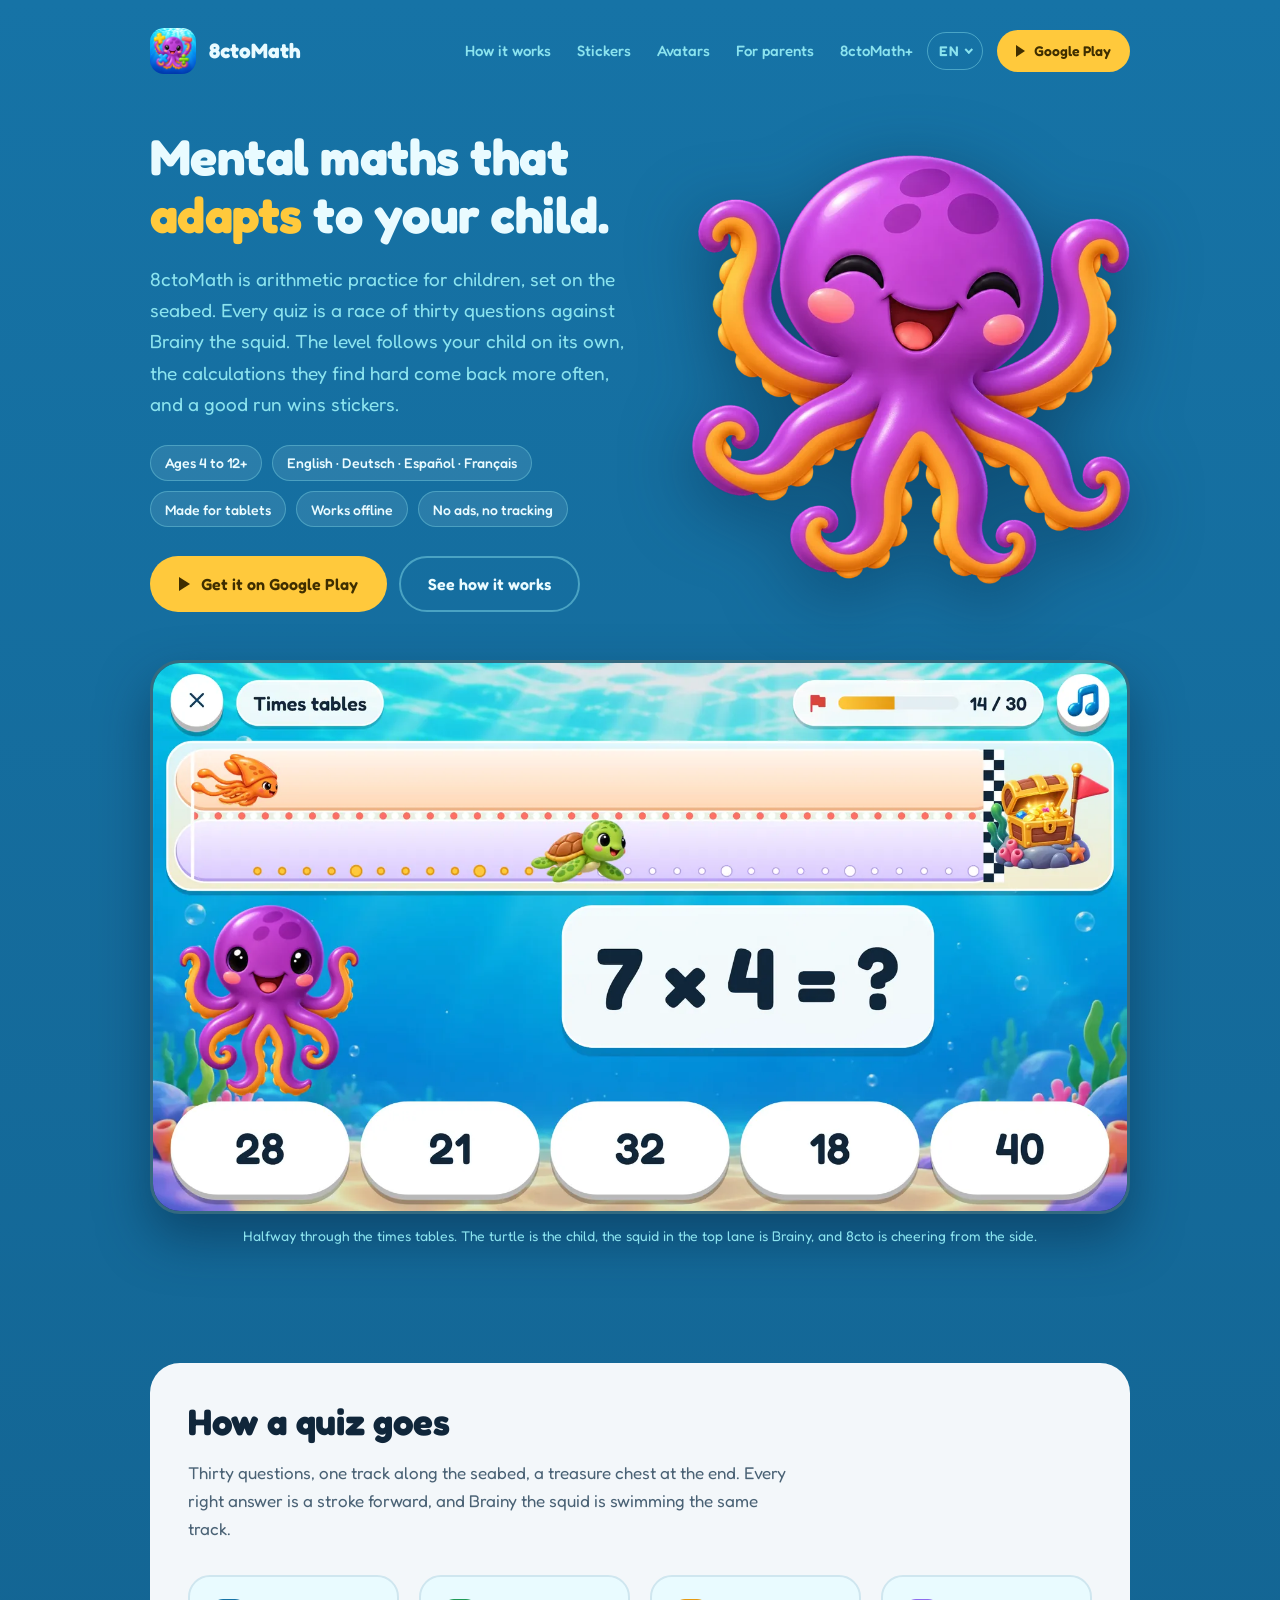
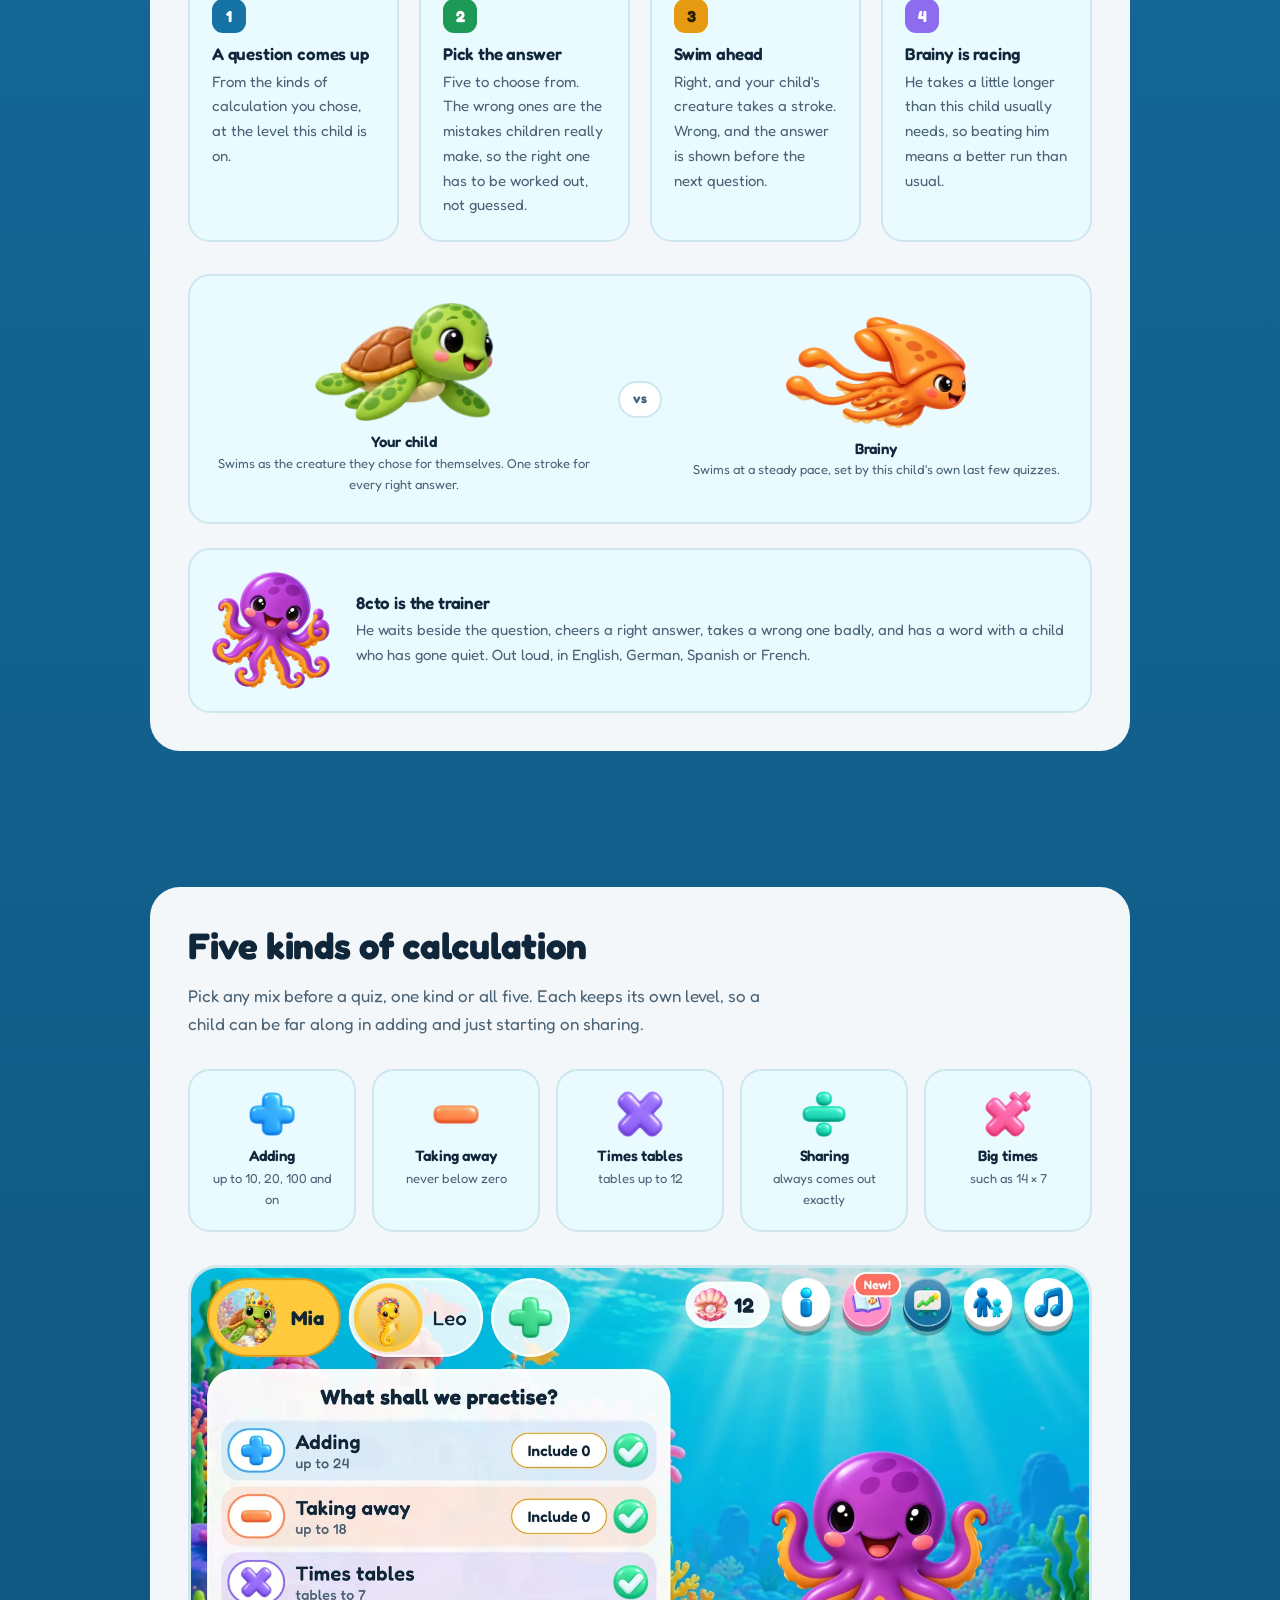
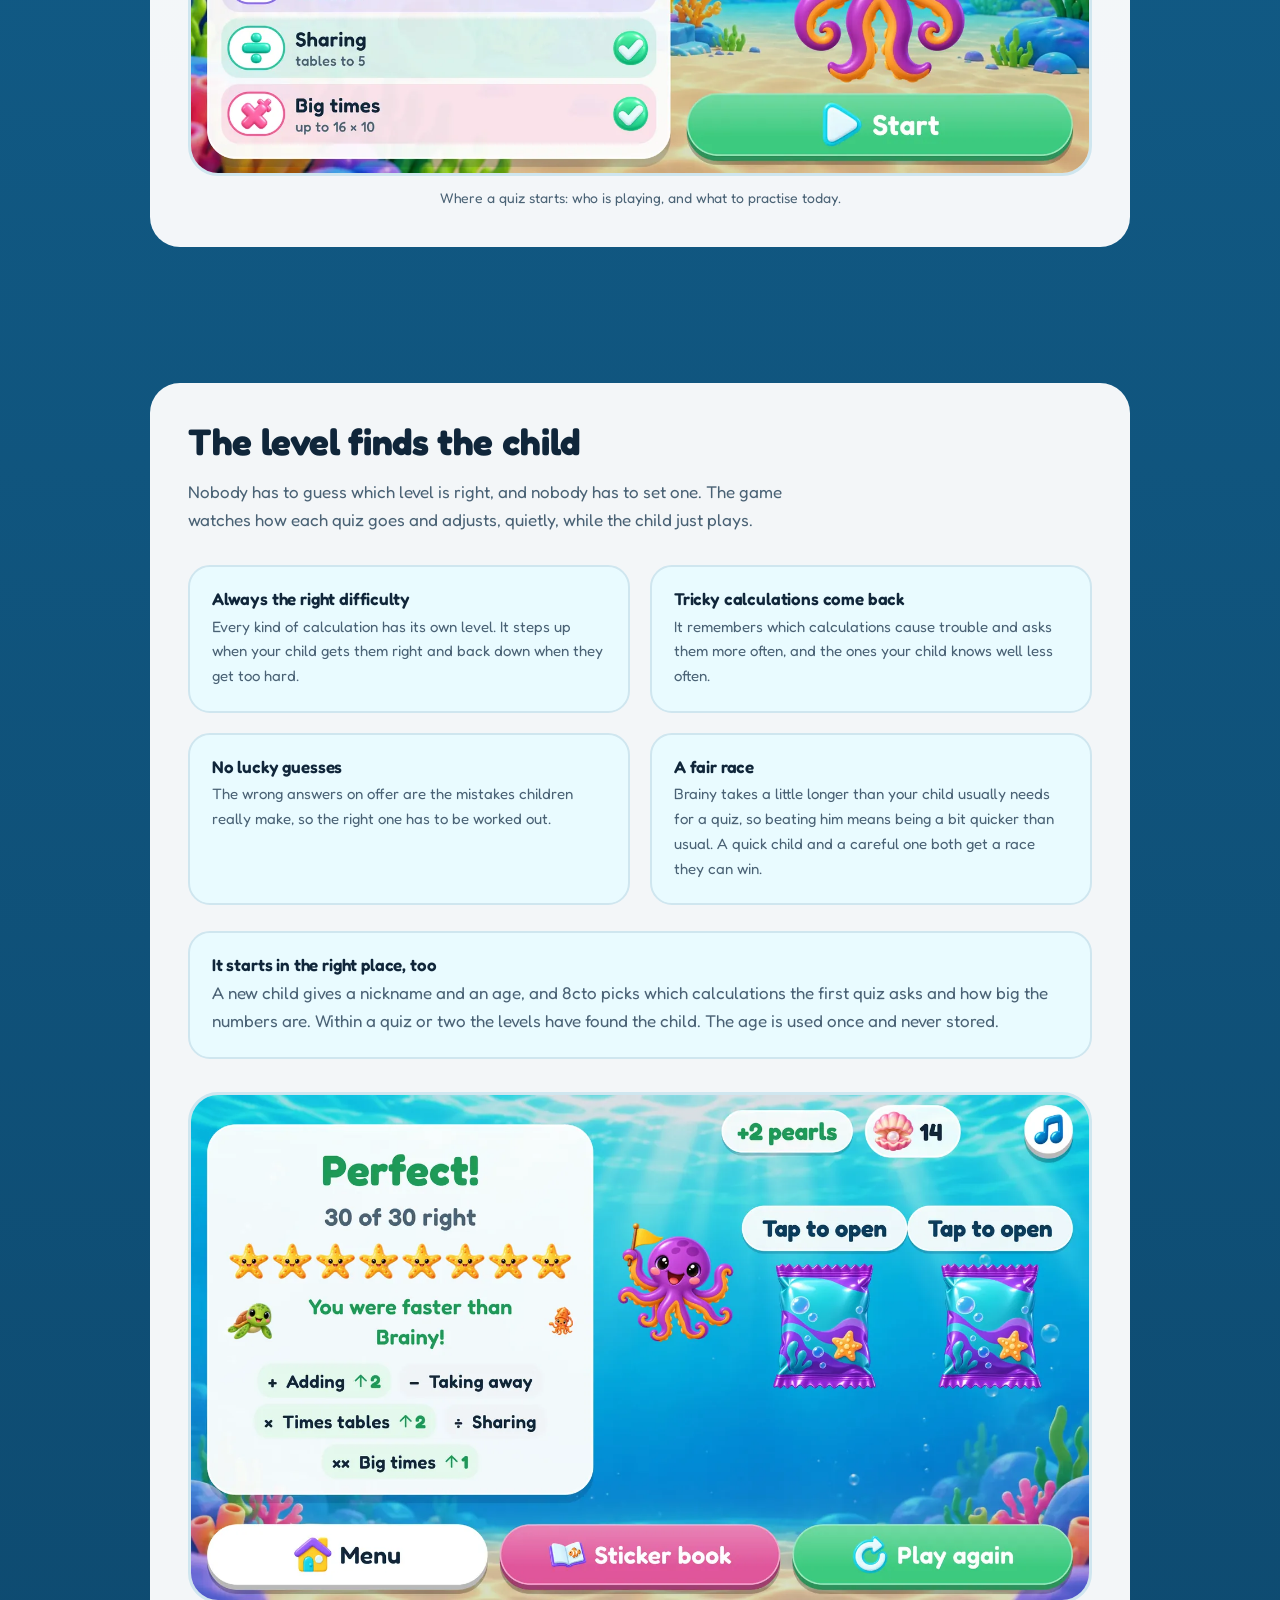
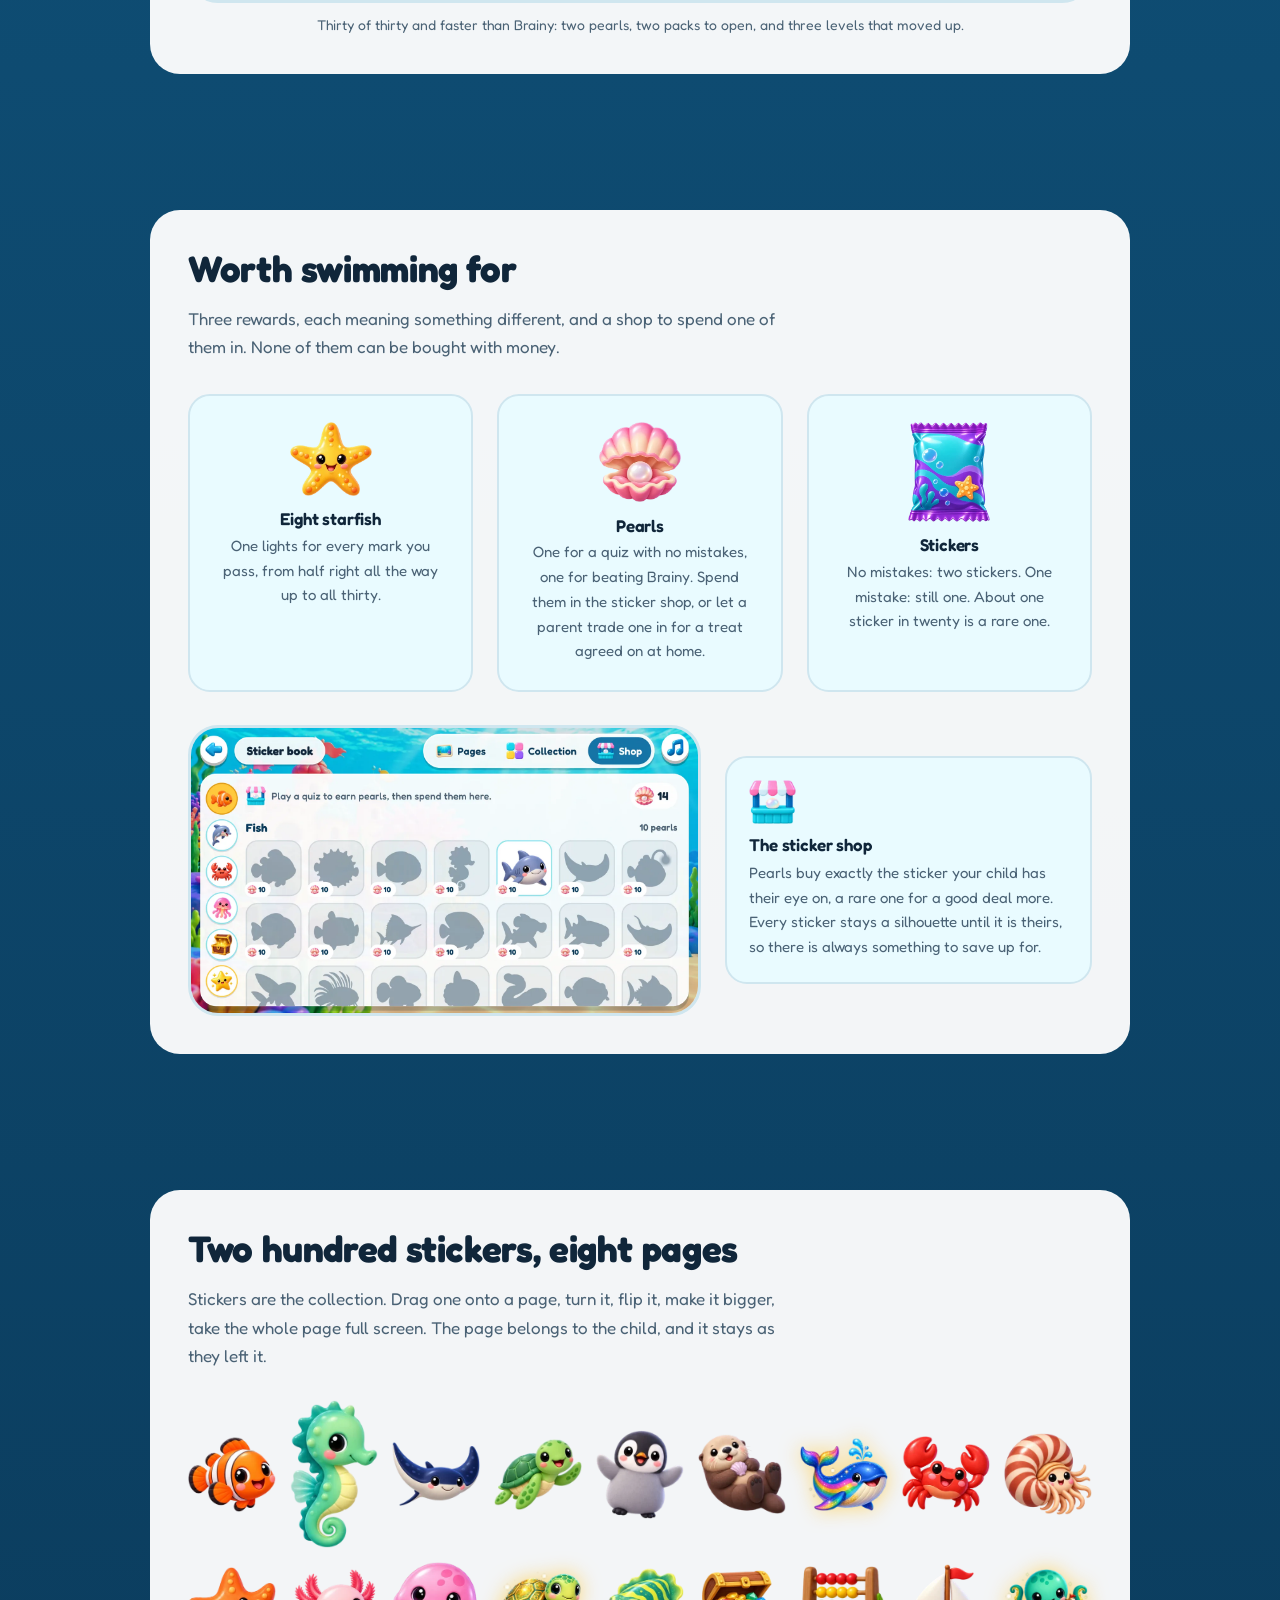
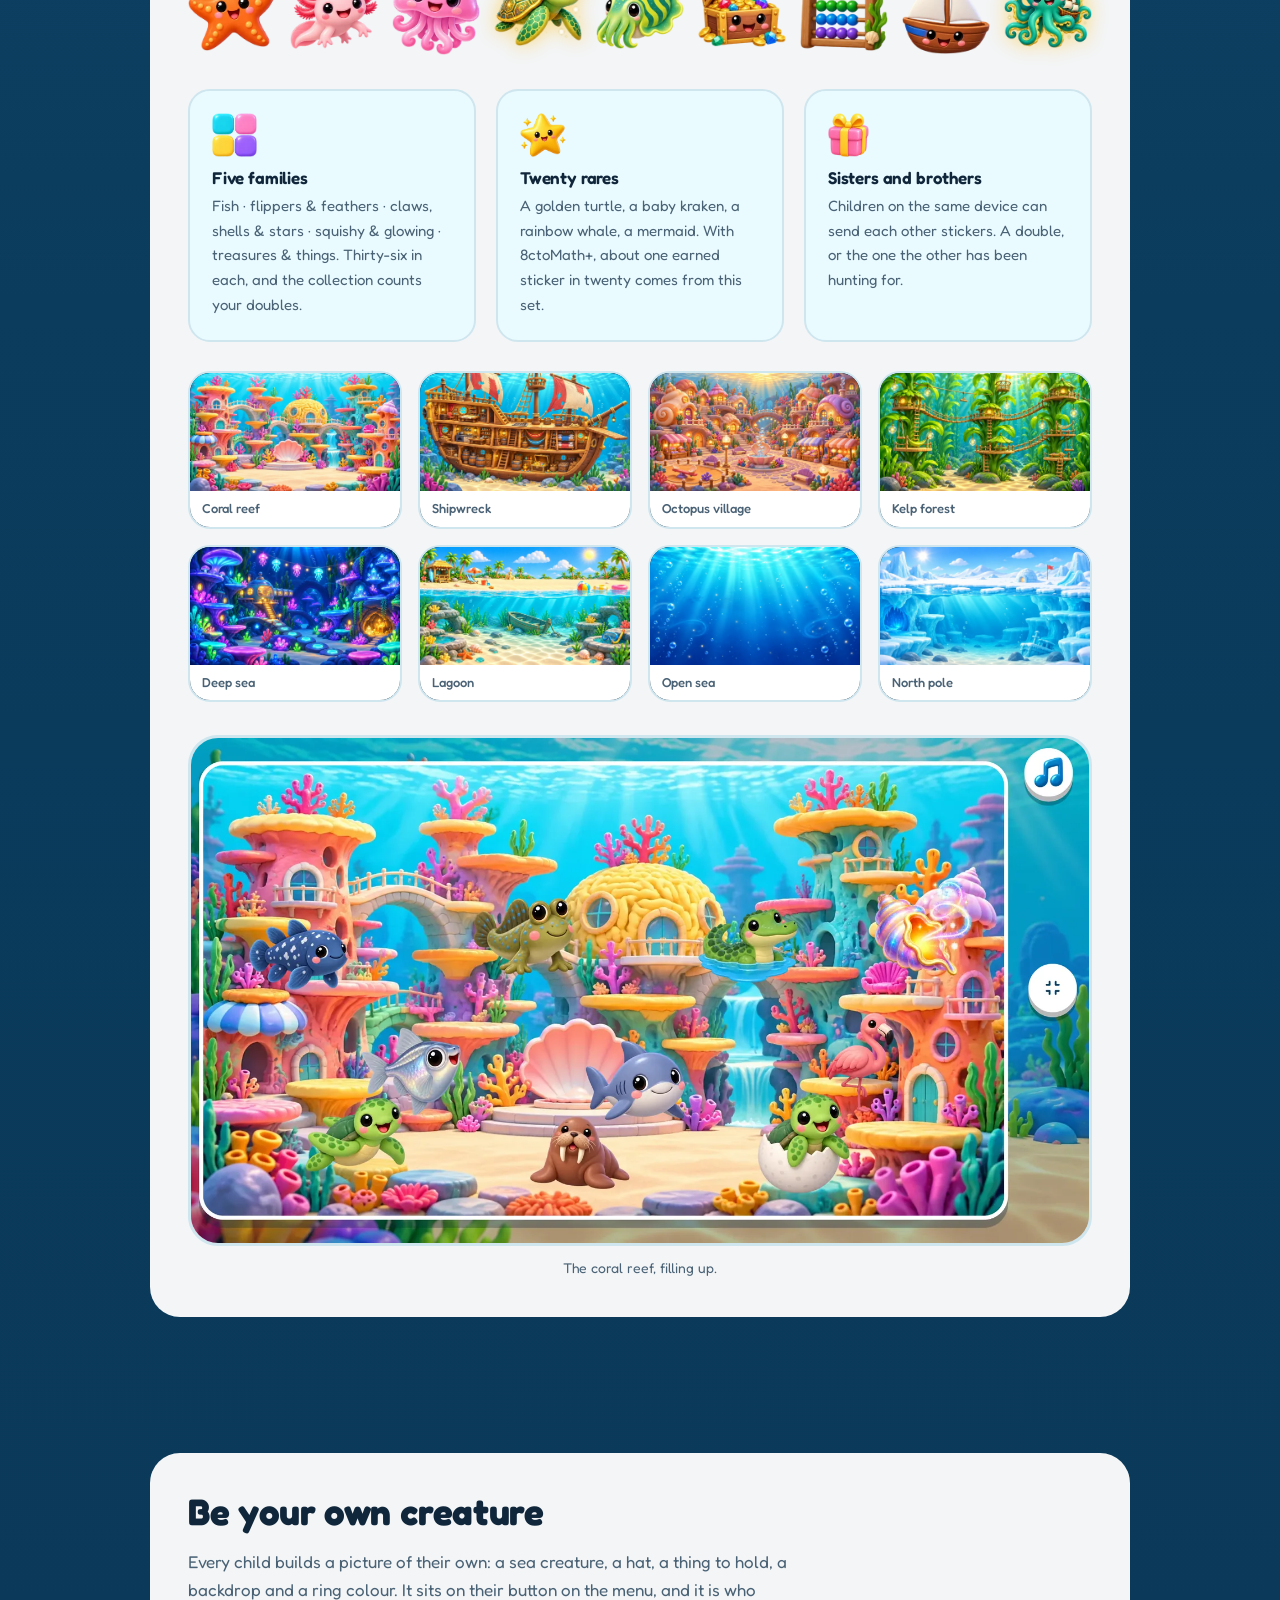
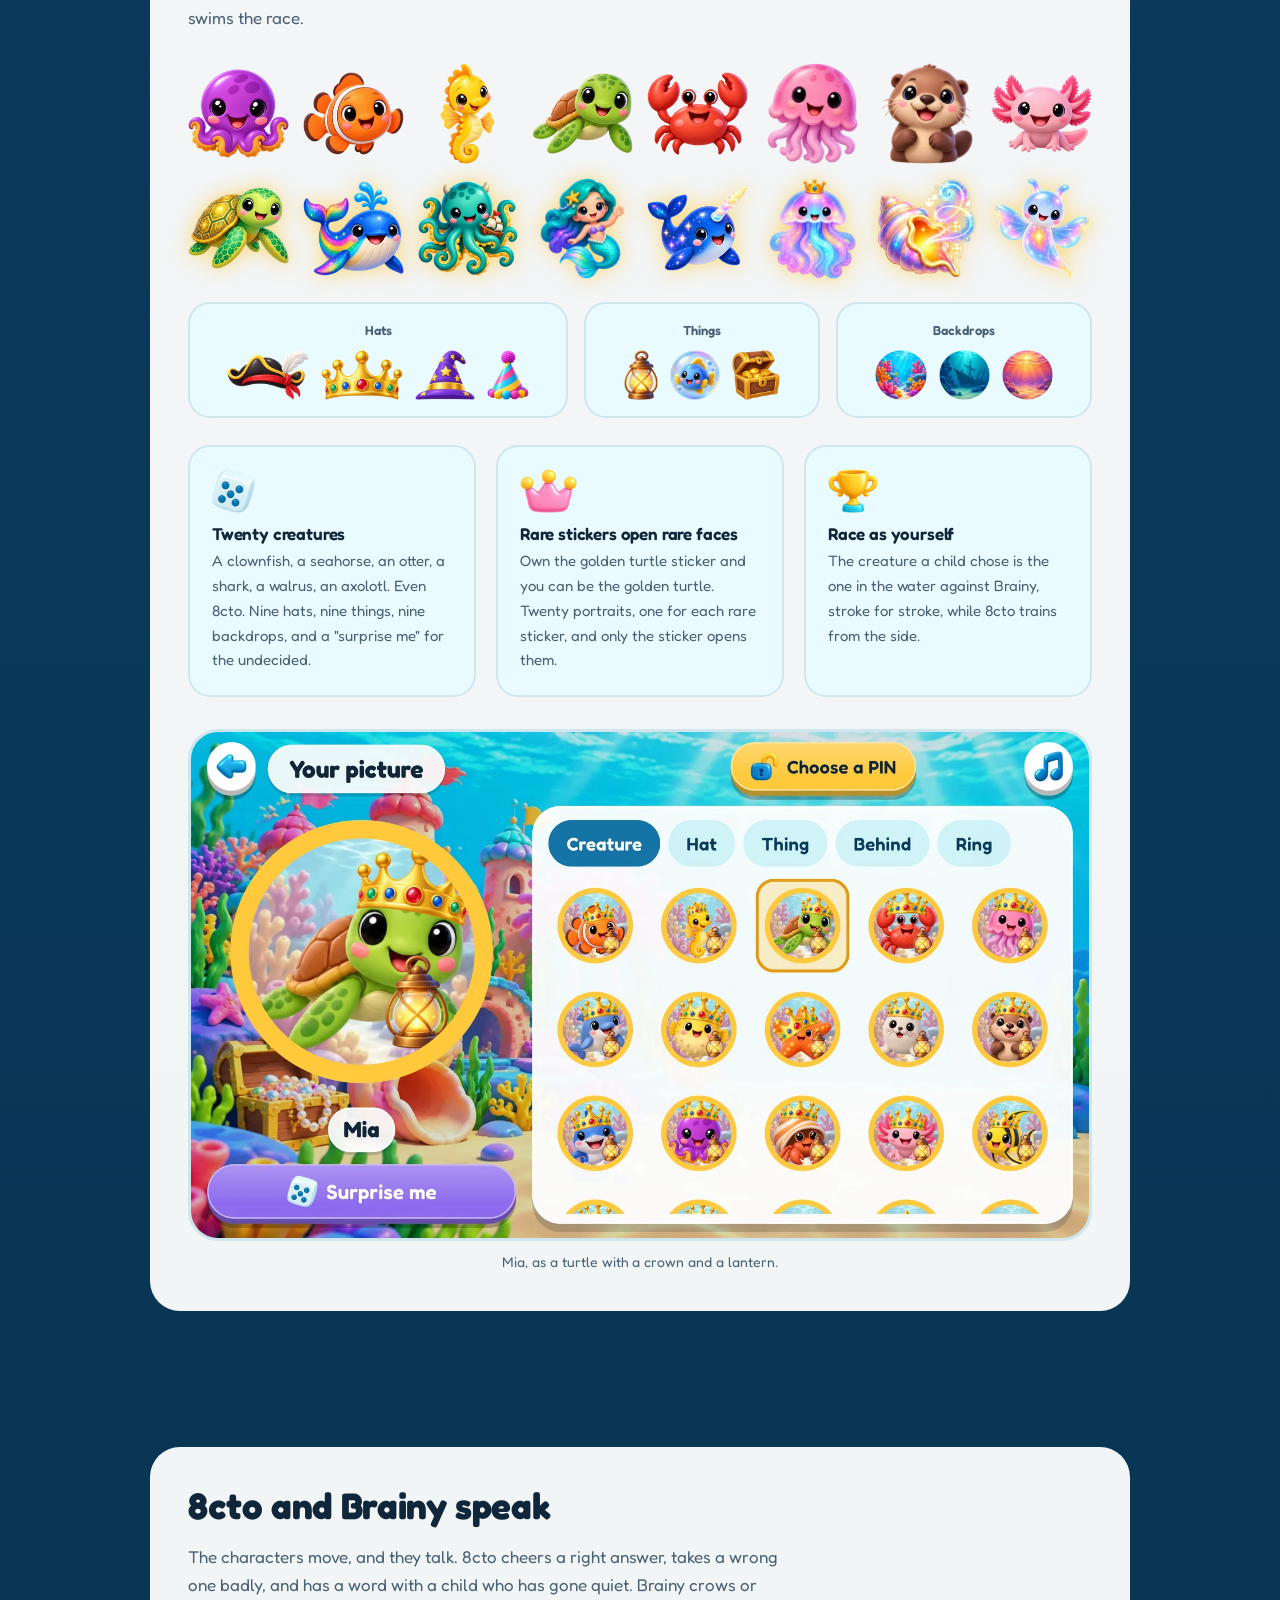
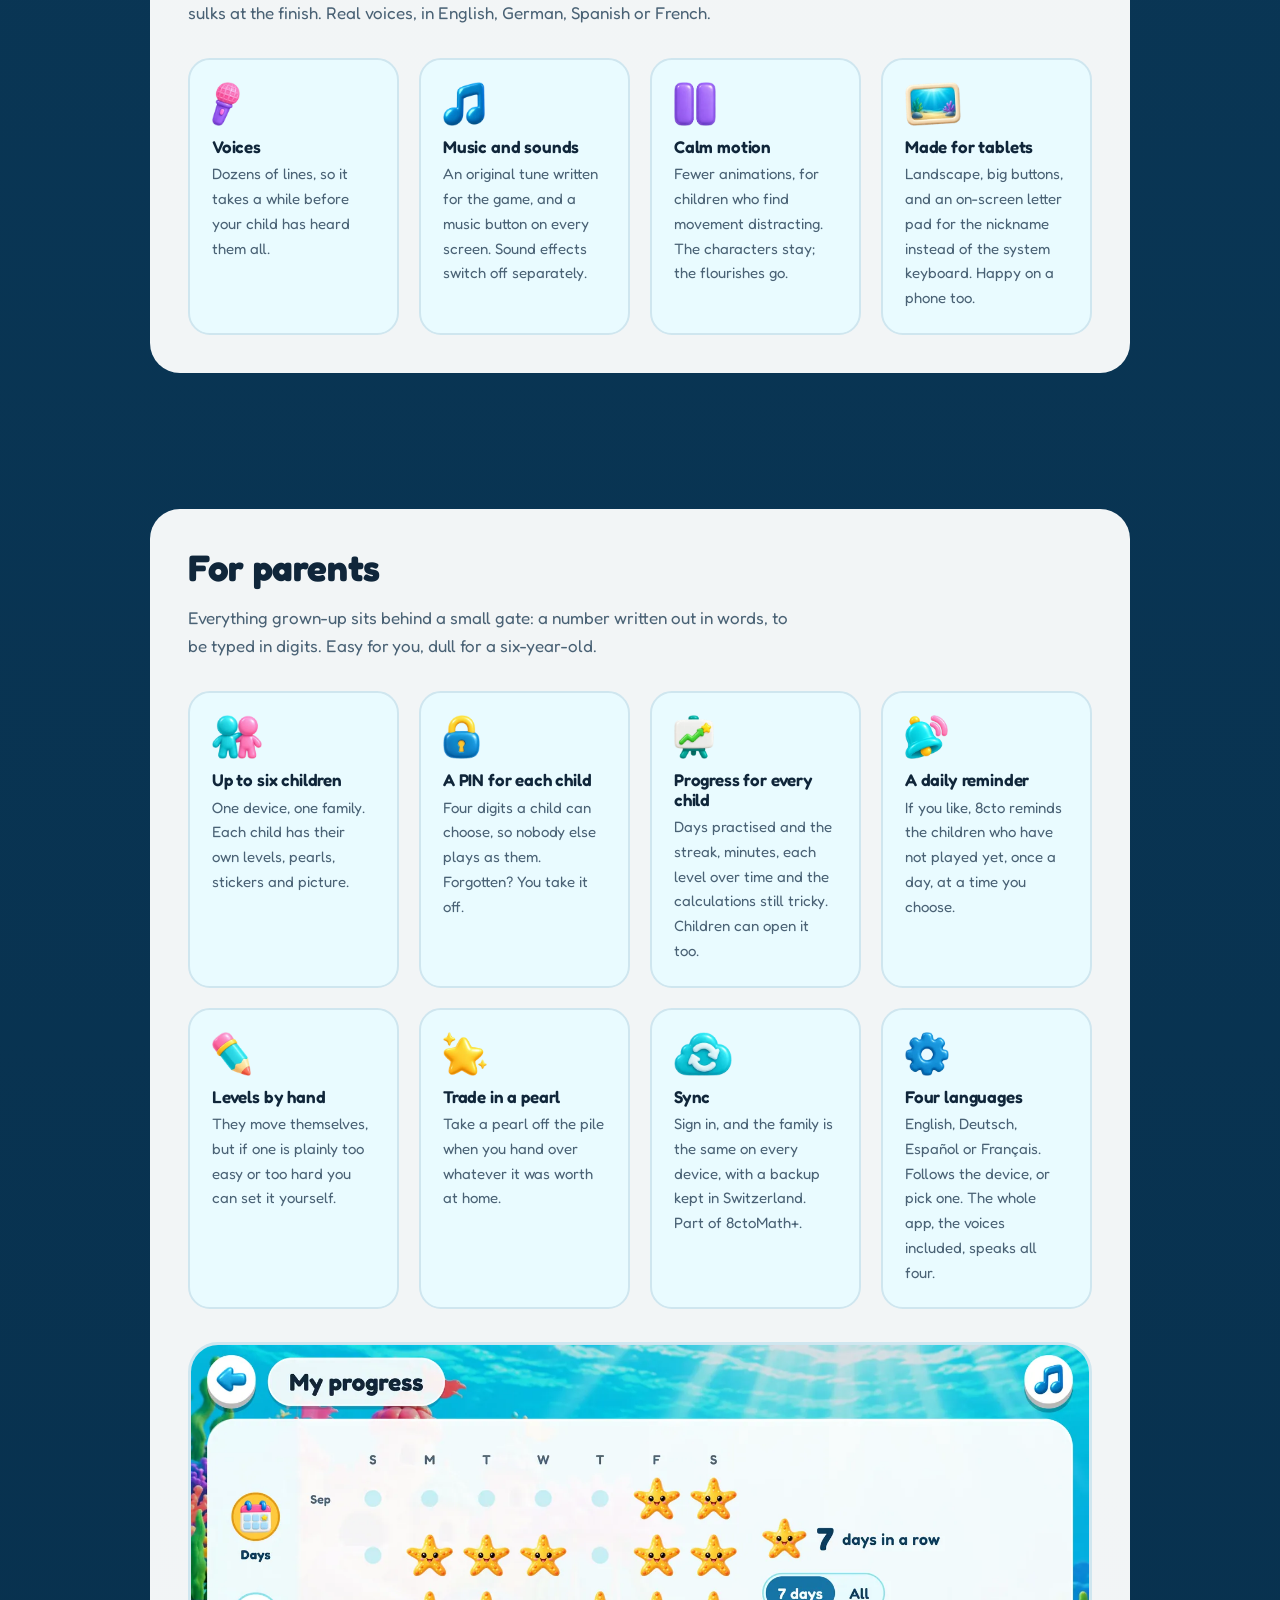
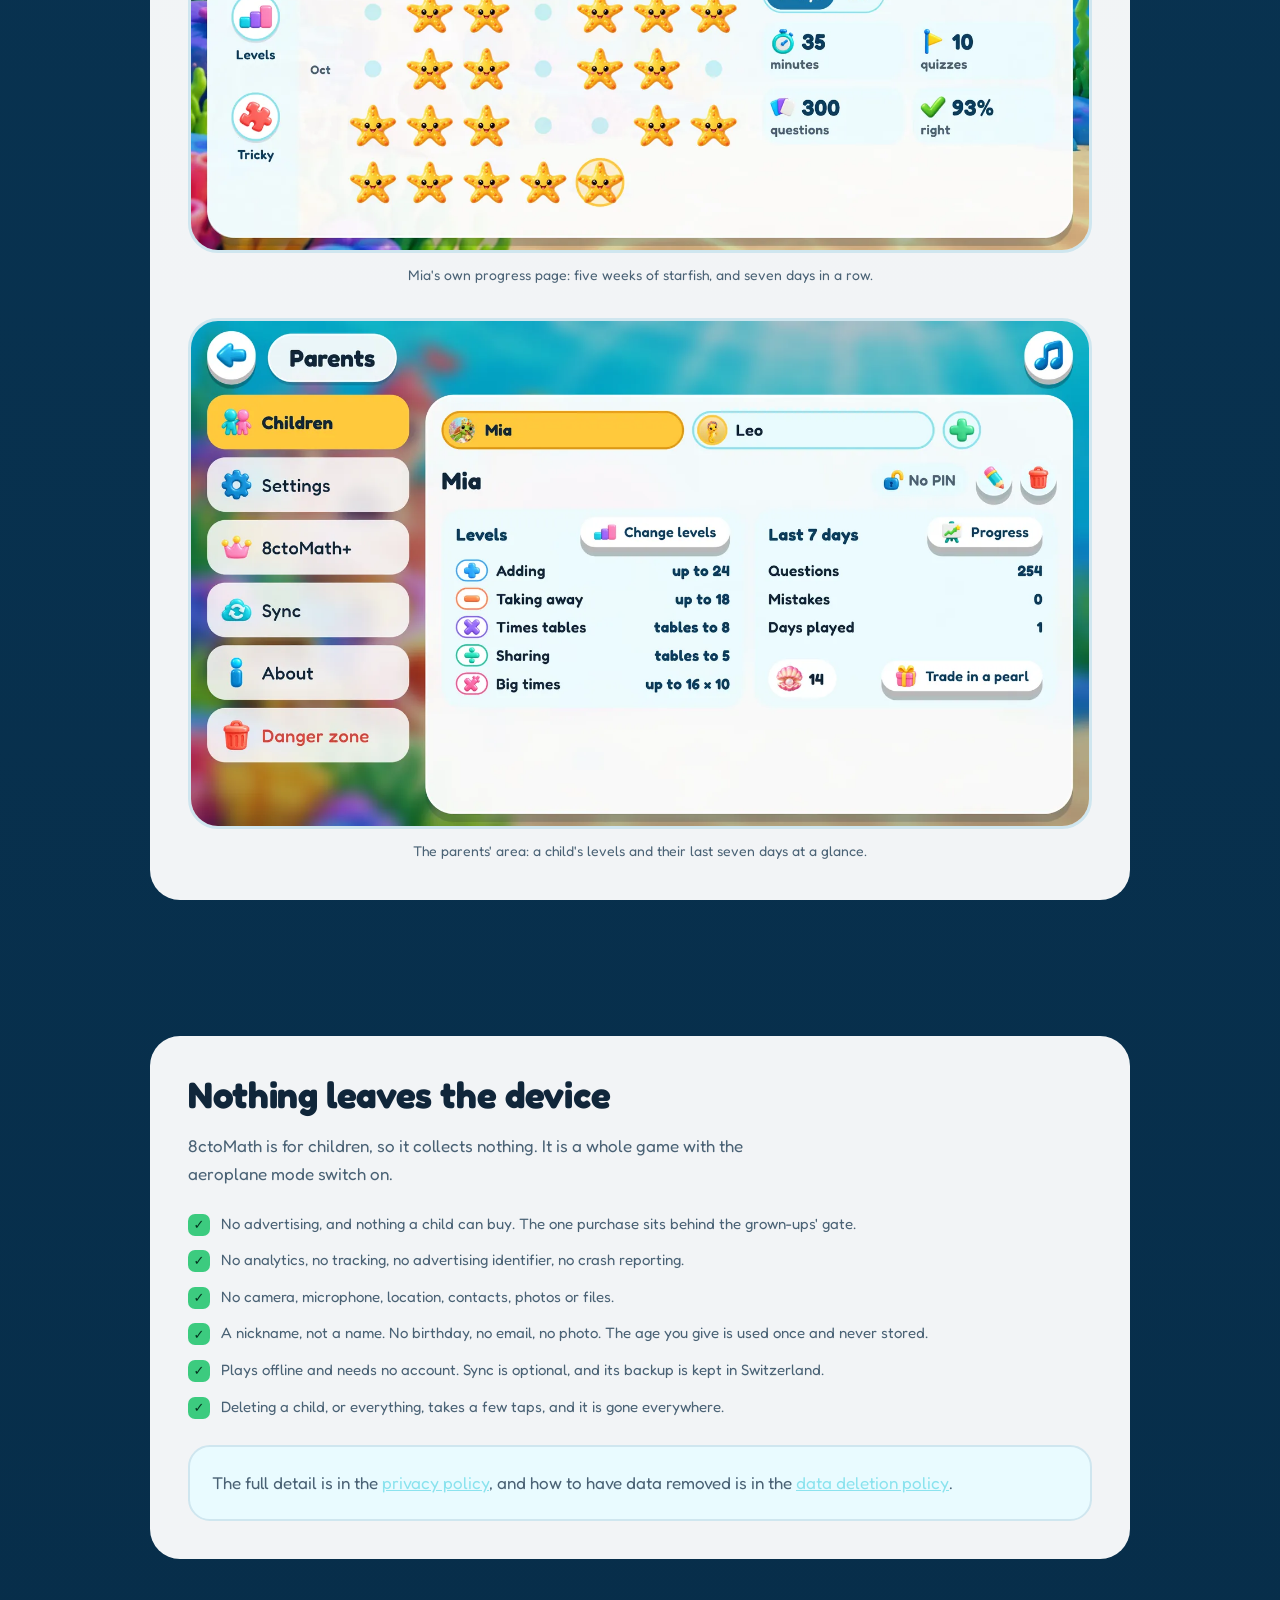
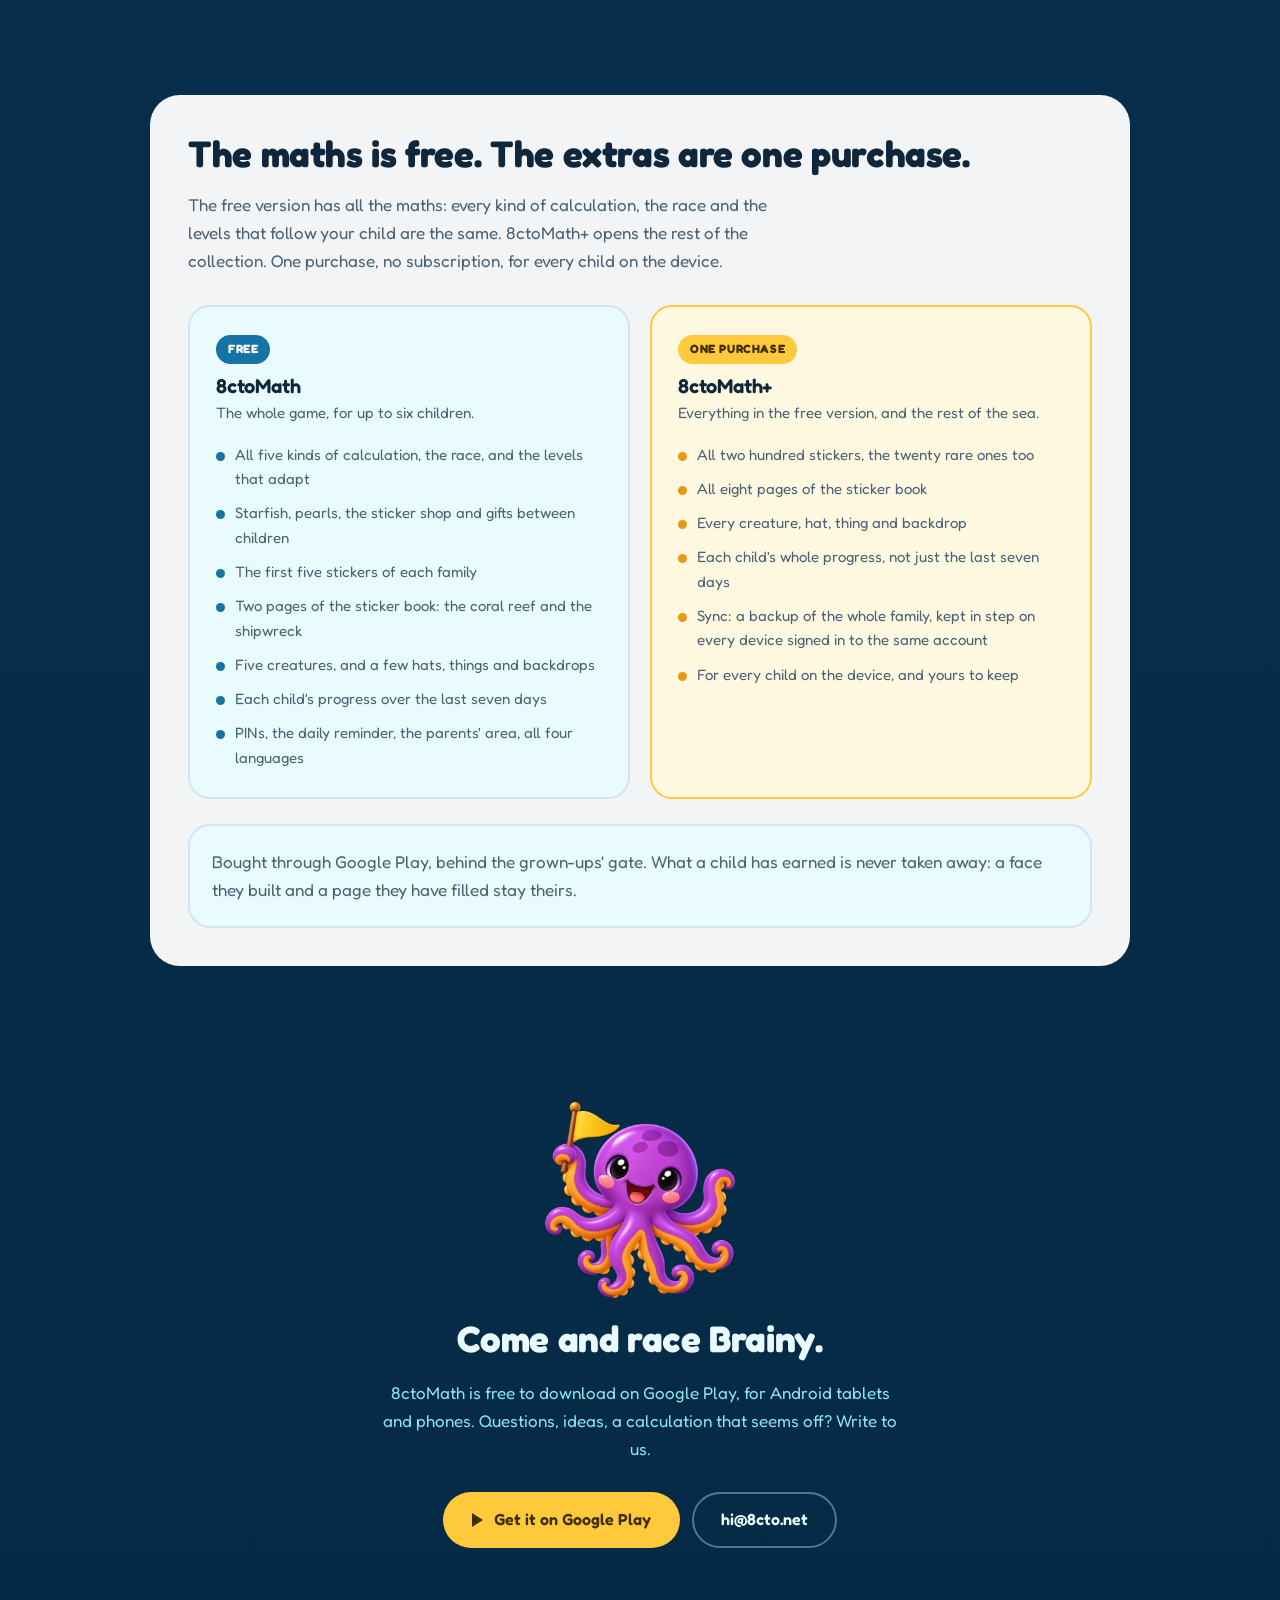
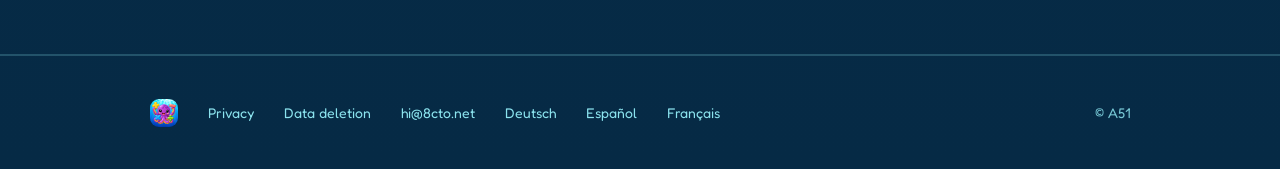
<file: index.html>
<!DOCTYPE html>
<html lang="en">
<head>
<meta charset="utf-8">
<meta name="viewport" content="width=device-width, initial-scale=1">
<title>8ctoMath — maths practice that adapts to your child</title>
<meta name="description" content="Mental arithmetic for children aged 4 to 12, set on the seabed. Every quiz is a race of thirty questions against Brainy the squid: the level follows the child on its own, tricky calculations come back, and a good run wins stickers. No ads, no tracking, plays offline. In English, German, Spanish and French.">
<meta name="theme-color" content="#0B3C5D">
<meta name="color-scheme" content="dark light">
<meta property="og:title" content="8ctoMath — maths practice that adapts to your child">
<meta property="og:description" content="Thirty questions, one race against Brainy, and stickers for a good run. The level follows the child on its own, and the calculations they find hard come back more often. No ads, no tracking, plays offline.">
<meta property="og:type" content="website">
<meta property="og:url" content="https://8cto.net/">
<meta property="og:image" content="https://8cto.net/img/og.png">
<meta property="og:image:width" content="1200">
<meta property="og:image:height" content="630">
<meta property="og:locale" content="en_GB">
<meta property="og:locale:alternate" content="de_CH">
<meta property="og:locale:alternate" content="es_ES">
<meta property="og:locale:alternate" content="fr_FR">
<meta name="twitter:card" content="summary_large_image">
<link rel="canonical" href="https://8cto.net/">
<link rel="alternate" hreflang="en" href="https://8cto.net/">
<link rel="alternate" hreflang="de" href="https://8cto.net/de/">
<link rel="alternate" hreflang="es" href="https://8cto.net/es/">
<link rel="alternate" hreflang="fr" href="https://8cto.net/fr/">
<link rel="alternate" hreflang="x-default" href="https://8cto.net/">
<link rel="icon" href="favicon.ico" sizes="any">
<link rel="icon" href="favicon-192.png" type="image/png" sizes="192x192">
<link rel="apple-touch-icon" href="apple-touch-icon.png">
<script type="application/ld+json">
{
  "@context": "https://schema.org",
  "@type": "MobileApplication",
  "name": "8ctoMath",
  "alternateName": "8ctoMath – Maths for Kids",
  "description": "Mental maths that adapts to your child. Race Brainy, win stickers. No ads.",
  "operatingSystem": "ANDROID",
  "applicationCategory": "EducationalApplication",
  "url": "https://8cto.net/",
  "downloadUrl": "https://play.google.com/store/apps/details?id=io.a51.octomath",
  "sameAs": ["https://play.google.com/store/apps/details?id=io.a51.octomath"],
  "image": "https://8cto.net/img/og.png",
  "inLanguage": ["en", "de", "es", "fr"],
  "offers": {"@type": "Offer", "price": "0", "priceCurrency": "EUR"},
  "publisher": {"@type": "Organization", "name": "A51", "url": "https://a51.io"}
}
</script>
<style>
/* 8ctoMath — 8cto.net
   Colour and type come from the app's own design system (lib/ui/theme.dart,
   `abstract final class Sea`), so the site reads as part of the game: a deep
   sea behind foam-white cards, kelp green for right and coral for wrong, sun
   yellow as the one "act" accent, and everything rounded to sit with
   Fredoka's rounded face.

   Fredoka is self-hosted rather than fetched from Google's CDN — the legal
   pages next door are privacy pages, and one font origin for the whole site
   keeps it that way. It is the very file the app bundles, as woff2.

   The app offers "calm motion" for children who find animation distracting;
   the site honours prefers-reduced-motion for the same reason. */

@font-face{
  font-family:'Fredoka';
  src:url('fonts/Fredoka.woff2') format('woff2-variations');
  font-weight:300 700;
  font-style:normal; font-display:swap;
}

:root{
  /* Sea, verbatim */
  --abyss:#062A45;
  --deep:#0B3C5D;
  --sea:#1673A6;
  --lagoon:#2EC4D6;
  --shallow:#8BE3EE;
  --foam:#E9FBFF;
  --sand:#FFE9B8;
  --sun:#FFC93C;
  --sun-deep:#E59A12;
  --kelp:#3CCB7F;
  --kelp-deep:#1E9A57;
  --coral:#FF6F61;
  --coral-deep:#D9443A;
  --purple:#8E6CEF;
  --pink:#FF8FC7;
  --ink:#10263A;
  --ink-soft:#4A6275;

  --r-chip:12px;
  --r-tile:22px;
  --r-sheet:30px;
  --line:#CFE6EF;
}

*{margin:0;padding:0;box-sizing:border-box}
html{scroll-behavior:smooth}
@media (prefers-reduced-motion:reduce){
  html{scroll-behavior:auto}
  *{animation:none!important;transition:none!important}
}

/* The app's scaffold is Sea.deep; the page sinks towards the abyss as you
   read down it. The gradient is sized to the document rather than fixed to
   the viewport — fixed would restart it on every screenful, and costs the
   compositor a repaint per scrolled frame. */
html{background:var(--abyss)}
body{
  background:linear-gradient(180deg,var(--sea) 0%,var(--deep) 46%,var(--abyss) 100%) no-repeat;
  background-color:var(--deep);
  color:var(--foam);
  font-family:'Fredoka',system-ui,-apple-system,"Segoe UI",Roboto,sans-serif;
  font-weight:400;
  font-size:17px;
  line-height:1.65;
  -webkit-font-smoothing:antialiased;
}

img{display:block;max-width:100%;height:auto}
a{color:var(--shallow)}
a:focus-visible{outline:3px solid var(--sun);outline-offset:3px;border-radius:var(--r-chip)}

.wrap{max-width:1060px;margin-inline:auto;padding-inline:clamp(20px,5vw,40px)}
section{padding-block:clamp(38px,6vw,68px)}

h1,h2,h3{font-weight:700;line-height:1.15;letter-spacing:-.01em;-webkit-hyphens:auto;hyphens:auto;overflow-wrap:break-word}
h2{font-size:clamp(1.6rem,4vw,2.3rem)}
h3{font-size:1.0625rem;font-weight:600}
.lede{color:var(--shallow);max-width:60ch;margin-top:.9em;font-size:1.0625rem}

/* ---------- header ---------- */
.top{display:flex;align-items:center;gap:14px;padding-block:clamp(18px,3vw,28px)}
.top .home{display:flex;align-items:center;gap:13px;text-decoration:none;color:inherit}
.top img{width:46px;height:46px;border-radius:14px}
.top .name{font-weight:700;font-size:1.3rem}
.top nav{margin-left:auto;display:flex;align-items:center;gap:clamp(12px,2.4vw,26px)}
/* padding-block keeps the tap target comfortable on a phone, where these
   are the only navigation there is. */
.top nav a{color:var(--shallow);text-decoration:none;font-size:.9375rem;font-weight:500;white-space:nowrap;
           display:inline-block;padding-block:.62em}
.top nav a:hover{color:#fff;text-decoration:underline}
/* Two anchors drop out first; below that the nav goes entirely. The page is
   a single column to scroll, so nothing is actually out of reach, and the
   labels would wrap if they were kept (Spanish and French run long). */
@media (max-width:960px){.top nav a.hide-s{display:none}}
@media (max-width:720px){.top nav{display:none}}
/* The store link stays when the nav goes: it is the one thing in the header
   a phone visitor is likely to want. */
.top .btn-play{flex:none}
@media (max-width:720px){.top .btn-play{margin-left:auto}}
/* The language switcher: this page's language as two letters beside the
   store pill, opening a short list of all four. It is a <details>, so it
   opens and its links work with no script at all; the few lines at the end
   of the page only close it on a click elsewhere or Escape. The page you
   are on is in the list, ticked, but not a link. On a 320 px phone the
   switcher goes; the footer has every language too. */
.top .lang{flex:none;position:relative}
.top .lang summary{
  display:flex;align-items:center;gap:.45em;cursor:pointer;list-style:none;
  color:var(--shallow);font-weight:600;font-size:.875rem;letter-spacing:.04em;
  padding:.45em .8em;border:1.5px solid rgba(139,227,238,.45);border-radius:999px;
  -webkit-user-select:none;user-select:none;
}
.top .lang summary::-webkit-details-marker{display:none}
.top .lang summary:hover,.top .lang[open] summary{color:#fff;border-color:var(--shallow)}
.top .lang summary:focus-visible{outline:3px solid var(--sun);outline-offset:3px}
.top .lang .chev{width:.4em;height:.4em;border:solid currentColor;border-width:0 2px 2px 0;
  transform:translateY(-.1em) rotate(45deg)}
.top .lang[open] .chev{transform:translateY(.12em) rotate(-135deg)}
.top .lang ul{
  position:absolute;z-index:20;top:calc(100% + 8px);right:0;
  min-width:9.5em;max-width:calc(100vw - 32px);list-style:none;padding:6px;
  background:#fff;border-radius:18px;box-shadow:0 16px 36px rgba(6,42,69,.5);
}
.top .lang li > *{
  display:flex;align-items:center;justify-content:space-between;gap:.8em;
  padding:.45em .85em;border-radius:var(--r-chip);white-space:nowrap;
  color:var(--ink);text-decoration:none;font-size:.9375rem;font-weight:500;
}
.top .lang li a:hover{background:var(--foam);color:var(--sea)}
.top .lang li a:focus-visible{outline:3px solid var(--sea);outline-offset:-3px}
.top .lang li [aria-current]{background:var(--foam);color:var(--sea);font-weight:600}
.top .lang li [aria-current]::after{content:"";flex:none;width:.32em;height:.62em;
  border:solid currentColor;border-width:0 2px 2px 0;transform:translateY(-.1em) rotate(45deg)}
@media (max-width:720px){.top .lang{margin-left:auto}.top .lang ~ .btn-play{margin-left:0}}
/* A 320 px phone fits logo, name and pill only a size down. */
@media (max-width:380px){
  .top,.top .home{gap:10px}
  .top img{width:40px;height:40px;border-radius:12px}
  .top .name{font-size:1.15rem}
  .top .btn-play{font-size:.8125rem;padding:.5em 1em;gap:.5em}
  .top .lang{display:none}
  .top .lang ~ .btn-play{margin-left:auto}
}

/* ---------- hero ---------- */
.hero{display:grid;grid-template-columns:1.06fr .94fr;gap:clamp(20px,4vw,48px);align-items:center;
      padding-block:clamp(10px,2vw,26px) clamp(30px,4vw,48px)}
/* text-wrap:balance evens the lines out; without it the last word drops to
   a line of its own. */
.hero h1{font-size:clamp(2rem,5.2vw,3.15rem);text-wrap:balance}
.hero h1 .sun{color:var(--sun)}
.hero p{color:var(--shallow);margin-top:1em;font-size:clamp(1rem,1.6vw,1.1875rem);max-width:46ch}
.hero .art img{width:100%;max-width:440px;margin-inline:auto;
  filter:drop-shadow(0 18px 34px rgba(6,42,69,.5))}
@media (max-width:820px){
  .hero{grid-template-columns:1fr;text-align:center}
  .hero p{margin-inline:auto}
  .hero .art{order:-1}
  .hero .art img{max-width:300px}
}
/* On a phone the art comes first, so keep it small enough that the headline
   is on screen with it. */
@media (max-width:560px){.hero .art img{max-width:210px}}

/* Row of plain facts under the hero headline. */
.facts{display:flex;flex-wrap:wrap;gap:10px;margin-top:1.5em}
.facts span{
  background:rgba(233,251,255,.1);border:1.5px solid rgba(139,227,238,.34);
  color:var(--foam);border-radius:999px;padding:.4em 1em;font-size:.875rem;font-weight:500;
}
@media (max-width:820px){.facts{justify-content:center}}

/* ---------- buttons ---------- */
.btn{
  display:inline-block;text-decoration:none;font-weight:600;font-size:1rem;
  border-radius:999px;padding:.8em 1.7em;border:2px solid transparent;
}
.btn-sun{background:var(--sun);color:#3F2E00}
.btn-sun:hover{background:var(--sun-deep);color:#2A1E00}
.btn-ghost{border-color:rgba(139,227,238,.45);color:var(--foam)}
.btn-ghost:hover{border-color:var(--shallow);background:rgba(233,251,255,.08)}
.cta-row{display:flex;flex-wrap:wrap;gap:12px;margin-top:1.7em;align-items:center}
@media (max-width:820px){.cta-row{justify-content:center}}

/* The store button. The triangle is drawn in CSS, as on qizu.net and
   zoevo.io, rather than Google's badge artwork. */
.btn-play{display:inline-flex;align-items:center;gap:.65em}
.btn-play .tri{width:0;height:0;border-left:.7em solid currentColor;
  border-top:.44em solid transparent;border-bottom:.44em solid transparent}
.btn-sm{font-size:.875rem;padding:.55em 1.2em}

/* ---------- cards ---------- */
.card{
  /* Sea.card is 0xF2FFFFFF — white at 95%. */
  background:rgba(255,255,255,.95);
  color:var(--ink);
  border-radius:var(--r-sheet);
  padding:clamp(22px,3.6vw,38px);
}
.card h2,.card h3{color:var(--ink)}
.card p{color:var(--ink-soft)}
.card .lede{color:var(--ink-soft)}

.grid{display:grid;gap:clamp(14px,2vw,20px)}
.g2{grid-template-columns:repeat(2,1fr)}
.g3{grid-template-columns:repeat(3,1fr)}
.g4{grid-template-columns:repeat(4,1fr)}
@media (max-width:900px){.g3,.g4{grid-template-columns:repeat(2,1fr)}}
@media (max-width:600px){.g2,.g3,.g4{grid-template-columns:1fr}}

/* A tile inside a white card. */
.tile{
  background:var(--foam);border:2px solid var(--line);
  border-radius:var(--r-tile);padding:clamp(16px,2.4vw,22px);
}
.tile h3{margin-bottom:.35em}
.tile p{font-size:.9375rem;margin:0}
.tile .num{
  display:inline-flex;align-items:center;justify-content:center;
  width:34px;height:34px;border-radius:11px;margin-bottom:.7em;
  font-weight:700;font-size:1rem;background:var(--sea);color:#fff;
}
.tile.kelp .num{background:var(--kelp-deep)}
.tile.sun  .num{background:var(--sun-deep);color:#2A1E00}
.tile.purple .num{background:var(--purple)}
/* One of the app's own button pictures at the top of a tile. They are the
   icons the child taps, so a parent recognises them on the screen. */
.tile .ico{height:44px;width:auto;margin-bottom:.65em}

/* The five kinds of calculation. */
.ops{display:grid;grid-template-columns:repeat(5,1fr);gap:clamp(10px,1.6vw,16px);margin-top:1.8em}
@media (max-width:860px){.ops{grid-template-columns:repeat(2,1fr)}}
@media (max-width:460px){.ops{grid-template-columns:1fr}}
.op{
  background:var(--foam);border:2px solid var(--line);border-radius:var(--r-tile);
  padding:clamp(14px,2vw,20px);text-align:center;
}
/* Boxed square rather than sized by height: the minus is a flat, wide glyph
   and would come out twice the width of the others otherwise. */
.op img{width:46px;height:46px;object-fit:contain;margin:0 auto .6em}
.op h3{font-size:.9375rem;margin-bottom:.2em}
.op p{font-size:.8125rem;margin:0;color:var(--ink-soft)}

/* The two in the water, before the off. */
.racers{
  display:grid;grid-template-columns:1fr auto 1fr;gap:clamp(10px,2.4vw,26px);
  align-items:center;margin-top:1.9em;
  background:var(--foam);border:2px solid var(--line);
  border-radius:var(--r-tile);padding:clamp(18px,2.8vw,26px);
}
.racer{text-align:center}
.racer img{width:min(180px,100%);margin:0 auto .7em}
.racer h3{font-size:.9375rem;margin-bottom:.15em}
.racer p{font-size:.8125rem;margin:0;color:var(--ink-soft)}
.versus{
  font-weight:700;font-size:.8125rem;color:var(--ink-soft);
  background:#fff;border:2px solid var(--line);border-radius:999px;
  padding:.45em 1em;white-space:nowrap;
}
@media (max-width:560px){.racers{grid-template-columns:1fr;gap:16px}}

/* And the one on the side. */
.trainer{
  display:flex;gap:clamp(14px,2.4vw,26px);align-items:center;margin-top:1.4em;
  background:var(--foam);border:2px solid var(--line);
  border-radius:var(--r-tile);padding:clamp(16px,2.4vw,22px);
}
.trainer img{width:118px;flex:none}
.trainer h3{margin-bottom:.3em}
.trainer p{font-size:.9375rem;margin:0}
@media (max-width:560px){.trainer{flex-direction:column;text-align:center}}

/* A framed screen of the game. Inside a card it sits on the card's line
   colour; on the open sea it gets a lighter rim and a shadow. */
figure{margin:0}
.screen{
  border-radius:var(--r-sheet);overflow:hidden;
  border:3px solid var(--line);
  background:var(--abyss);
}
.screen img{width:100%}
figcaption{color:var(--ink-soft);font-size:.875rem;margin-top:.7em;text-align:center}
.showcase{padding-block:0 clamp(26px,4vw,48px)}
.showcase .screen{border-color:rgba(139,227,238,.35);box-shadow:0 24px 50px rgba(6,42,69,.5)}
.showcase figcaption{color:var(--shallow)}

/* Rewards: three props side by side. */
.rewards{display:grid;grid-template-columns:repeat(3,1fr);gap:clamp(14px,2.4vw,24px);margin-top:1.9em}
@media (max-width:700px){.rewards{grid-template-columns:1fr}}
.reward{text-align:center;background:var(--foam);border:2px solid var(--line);
        border-radius:var(--r-tile);padding:clamp(18px,2.6vw,26px)}
.reward img{width:82px;margin:0 auto .8em}
.reward h3{margin-bottom:.3em}
.reward p{font-size:.9375rem;margin:0}

/* A screen beside a tile: the shop, the parents' area. */
.beside{display:grid;grid-template-columns:1.4fr 1fr;gap:clamp(14px,2.4vw,24px);align-items:center;margin-top:1.9em}
@media (max-width:760px){.beside{grid-template-columns:1fr}}

/* The sticker strip. */
.stickers{
  display:grid;grid-template-columns:repeat(9,1fr);gap:clamp(6px,1.2vw,14px);
  margin-top:1.8em;align-items:center;
}
.stickers img{width:100%}
.stickers .rare{filter:drop-shadow(0 0 10px rgba(255,201,60,.7))}
/* 18 stickers, so 9 / 6 / 3 columns all come out in whole rows. */
@media (max-width:860px){.stickers{grid-template-columns:repeat(6,1fr)}}
@media (max-width:520px){.stickers{grid-template-columns:repeat(3,1fr)}}

/* Pages of the book. */
.pages{display:grid;grid-template-columns:repeat(4,1fr);gap:clamp(10px,1.6vw,16px);margin-top:1.7em}
@media (max-width:900px){.pages{grid-template-columns:repeat(2,1fr)}}
.pages figure{border-radius:var(--r-tile);overflow:hidden;border:2px solid var(--line);background:var(--abyss)}
.pages .cap{padding:.55em .9em;font-size:.8125rem;font-weight:500;background:#fff;color:var(--ink-soft)}

/* Faces a child can be. Every picture is boxed square so a tall seahorse
   and a wide manta line up. */
.creatures{display:grid;grid-template-columns:repeat(8,1fr);gap:clamp(8px,1.4vw,14px);margin-top:1.8em}
.creatures img{width:100%;aspect-ratio:1;object-fit:contain}
.creatures .rare{filter:drop-shadow(0 0 10px rgba(255,201,60,.7))}
/* 16 faces: 8 or 4 columns come out in whole rows. */
@media (max-width:860px){.creatures{grid-template-columns:repeat(4,1fr)}}

/* Hats, things and backdrops, a few of each. One box per slot, sized to
   what is in it, so a line only ever breaks between slots and never in the
   middle of one; a box that drops to the next line stretches across it. On
   a phone the pictures shrink until the four hats fit one line. */
.parts{display:flex;flex-wrap:wrap;gap:clamp(10px,1.6vw,16px);margin-top:1.4em}
.parts .slot{
  flex:1 1 auto;text-align:center;
  background:var(--foam);border:2px solid var(--line);
  border-radius:var(--r-tile);padding:clamp(12px,1.8vw,16px) clamp(12px,2vw,18px);
}
.parts .label{display:block;font-size:.8125rem;font-weight:600;color:var(--ink-soft);margin-bottom:.6em}
.parts .row{display:flex;flex-wrap:wrap;justify-content:center;align-items:center;gap:clamp(8px,1.2vw,12px)}
.parts img{height:50px;width:auto}
@media (max-width:560px){.parts img{height:40px}.parts .row{gap:8px}}
@media (max-width:360px){.parts img{height:34px}}

/* Privacy list. */
.plist{list-style:none;margin-top:1.4em;display:grid;gap:.7em}
.plist li{display:flex;gap:.7em;align-items:flex-start;color:var(--ink-soft);font-size:.9375rem}
.plist .tick{
  flex:none;width:22px;height:22px;border-radius:7px;background:var(--kelp);
  color:#04331F;font-weight:700;font-size:.8125rem;display:grid;place-items:center;margin-top:.15em;
}

/* Free beside 8ctoMath+. */
.compare{display:grid;grid-template-columns:1fr 1fr;gap:clamp(14px,2vw,20px);margin-top:1.8em}
@media (max-width:700px){.compare{grid-template-columns:1fr}}
.plan{background:var(--foam);border:2px solid var(--line);border-radius:var(--r-tile);padding:clamp(18px,2.6vw,26px)}
.plan.plus{border-color:var(--sun);background:#FFF8E1}
.plan .tag{
  display:inline-block;font-weight:700;font-size:.75rem;letter-spacing:.05em;text-transform:uppercase;
  border-radius:999px;padding:.4em 1em;background:var(--sea);color:#fff;margin-bottom:.9em;
}
.plan.plus .tag{background:var(--sun);color:#3F2E00}
.plan h3{font-size:1.25rem;margin-bottom:.15em}
.plan > p{font-size:.9375rem}
.plan ul{list-style:none;margin-top:1em;display:grid;gap:.55em}
.plan li{display:flex;gap:.65em;align-items:flex-start;color:var(--ink-soft);font-size:.9375rem}
.plan li::before{content:"";flex:none;width:9px;height:9px;border-radius:50%;background:var(--sea);margin-top:.6em}
.plan.plus li::before{background:var(--sun-deep)}

/* A quiet callout inside a card. */
.note{
  background:var(--foam);border:2px solid var(--line);
  border-radius:var(--r-tile);padding:clamp(16px,2.4vw,22px);margin-top:1.5em;
}
.note p{margin:0}
.note h3{margin-bottom:.3em}

/* Closing call. */
.cta{text-align:center}
.cta h2{margin-bottom:.5em}
.cta p{color:var(--shallow);max-width:52ch;margin-inline:auto}
.cta img{width:190px;margin:0 auto 1.2em}
.cta .cta-row{justify-content:center}

/* ---------- footer ---------- */
footer{
  border-top:2px solid rgba(139,227,238,.22);
  padding-block:clamp(24px,3.5vw,38px);margin-top:clamp(20px,3vw,40px);
}
footer .frow{display:flex;flex-wrap:wrap;align-items:center;gap:14px clamp(18px,3vw,30px)}
footer img{width:28px;height:28px;border-radius:9px}
footer a{color:var(--shallow);text-decoration:none;font-size:.875rem;display:inline-block;padding-block:.5em}
footer a:hover{color:#fff;text-decoration:underline}
footer .copy{margin-left:auto;color:var(--shallow);font-size:.875rem;opacity:.85}
footer .copy a{font-size:inherit}
@media (max-width:560px){footer .copy{margin-left:0;width:100%}}
</style>
</head>
<body>

<header class="wrap top">
  <a class="home" href="/">
    <img src="img/mark.png" alt="" width="46" height="46">
    <span class="name">8ctoMath</span>
  </a>
  <nav>
    <a href="#quiz">How it works</a>
    <a href="#book" class="hide-s">Stickers</a>
    <a href="#avatars" class="hide-s">Avatars</a>
    <a href="#parents">For parents</a>
    <a href="#plus">8ctoMath+</a>
  </nav>
  <details class="lang">
    <summary aria-label="Language: English">EN<span class="chev" aria-hidden="true"></span></summary>
    <ul>
      <li><span aria-current="page" lang="en">English</span></li>
      <li><a href="de/" hreflang="de" lang="de">Deutsch</a></li>
      <li><a href="es/" hreflang="es" lang="es">Español</a></li>
      <li><a href="fr/" hreflang="fr" lang="fr">Français</a></li>
    </ul>
  </details>
  <a class="btn btn-sun btn-sm btn-play" href="https://play.google.com/store/apps/details?id=io.a51.octomath"><span class="tri" aria-hidden="true"></span>Google&nbsp;Play</a>
</header>

<main>

  <!-- ------------------------------------------------------------- hero -->
  <section class="wrap hero">
    <div>
      <h1>Mental maths that <span class="sun">adapts</span> to your child.</h1>
      <p>8ctoMath is arithmetic practice for children, set on the seabed. Every
      quiz is a race of thirty questions against Brainy the squid. The level
      follows your child on its own, the calculations they find hard come
      back more often, and a good run wins stickers.</p>
      <div class="facts">
        <span>Ages 4 to 12+</span>
        <span>English · Deutsch · Español · Français</span>
        <span>Made for tablets</span>
        <span>Works offline</span>
        <span>No ads, no tracking</span>
      </div>
      <div class="cta-row">
        <a class="btn btn-sun btn-play" href="https://play.google.com/store/apps/details?id=io.a51.octomath"><span class="tri" aria-hidden="true"></span>Get it on Google&nbsp;Play</a>
        <a class="btn btn-ghost" href="#quiz">See how it works</a>
      </div>
    </div>
    <div class="art">
      <img src="img/8cto-happy.webp" alt="8cto, a purple octopus with orange tentacles, grinning" width="640" height="627" fetchpriority="high">
    </div>
  </section>

  <!-- ------------------------------------------------- the game itself -->
  <section class="wrap showcase">
    <figure>
      <div class="screen">
        <img src="img/shots/shot-quiz.webp" alt="A quiz in 8ctoMath: the question 7 × 4 with five answers to pick from, the race track above it with Brainy the squid in one lane and a turtle in the other, and 8cto cheering from the side" width="1600" height="900">
      </div>
      <figcaption>Halfway through the times tables. The turtle is the child,
      the squid in the top lane is Brainy, and 8cto is cheering from the
      side.</figcaption>
    </figure>
  </section>

  <!-- ------------------------------------------------------ how a quiz goes -->
  <section class="wrap" id="quiz">
    <div class="card">
      <h2>How a quiz goes</h2>
      <p class="lede">Thirty questions, one track along the seabed, a treasure
      chest at the end. Every right answer is a stroke forward, and Brainy
      the squid is swimming the same track.</p>

      <div class="grid g4" style="margin-top:1.9em">
        <div class="tile"><span class="num">1</span>
          <h3>A question comes up</h3>
          <p>From the kinds of calculation you chose, at the level this child
          is on.</p></div>
        <div class="tile kelp"><span class="num">2</span>
          <h3>Pick the answer</h3>
          <p>Five to choose from. The wrong ones are the mistakes children
          really make, so the right one has to be worked out, not
          guessed.</p></div>
        <div class="tile sun"><span class="num">3</span>
          <h3>Swim ahead</h3>
          <p>Right, and your child's creature takes a stroke. Wrong, and the
          answer is shown before the next question.</p></div>
        <div class="tile purple"><span class="num">4</span>
          <h3>Brainy is racing</h3>
          <p>He takes a little longer than this child usually needs, so
          beating him means a better run than usual.</p></div>
      </div>

      <div class="racers">
        <div class="racer">
          <img src="img/racer-turtle.webp" alt="A green sea turtle swimming" width="384" height="254" loading="lazy">
          <h3>Your child</h3>
          <p>Swims as the creature they chose for themselves. One stroke for
          every right answer.</p>
        </div>
        <span class="versus">vs</span>
        <div class="racer">
          <img src="img/brainy-swim.webp" alt="Brainy the squid swimming" width="420" height="258" loading="lazy">
          <h3>Brainy</h3>
          <p>Swims at a steady pace, set by this child's own last few
          quizzes.</p>
        </div>
      </div>

      <div class="trainer">
        <img src="img/8cto-cheer.webp" alt="8cto, arms up, cheering" width="640" height="636" loading="lazy">
        <div>
          <h3>8cto is the trainer</h3>
          <p>He waits beside the question, cheers a right answer, takes a
          wrong one badly, and has a word with a child who has gone quiet.
          Out loud, in English, German, Spanish or French.</p>
        </div>
      </div>
    </div>
  </section>

  <!-- ------------------------------------------------------- operations -->
  <section class="wrap">
    <div class="card">
      <h2>Five kinds of calculation</h2>
      <p class="lede">Pick any mix before a quiz, one kind or all five. Each
      keeps its own level, so a child can be far along in adding and just
      starting on sharing.</p>
      <div class="ops">
        <div class="op"><img src="img/icons/op_plus.webp" alt="" loading="lazy"><h3>Adding</h3><p>up to 10, 20, 100 and on</p></div>
        <div class="op"><img src="img/icons/op_minus.webp" alt="" loading="lazy"><h3>Taking away</h3><p>never below zero</p></div>
        <div class="op"><img src="img/icons/op_times.webp" alt="" loading="lazy"><h3>Times tables</h3><p>tables up to 12</p></div>
        <div class="op"><img src="img/icons/op_divide.webp" alt="" loading="lazy"><h3>Sharing</h3><p>always comes out exactly</p></div>
        <div class="op"><img src="img/icons/op_big_times.webp" alt="" loading="lazy"><h3>Big times</h3><p>such as 14 × 7</p></div>
      </div>

      <figure style="margin-top:1.9em">
        <div class="screen">
          <img src="img/shots/shot-menu.webp" alt="The menu: two children's buttons at the top, a list of the five kinds of calculation with a tick beside each, 8cto in the open water and a Start button" width="1600" height="900" loading="lazy">
        </div>
        <figcaption>Where a quiz starts: who is playing, and what to
        practise today.</figcaption>
      </figure>
    </div>
  </section>

  <!-- -------------------------------------------------- the adaptive bit -->
  <section class="wrap">
    <div class="card">
      <h2>The level finds the child</h2>
      <p class="lede">Nobody has to guess which level is right, and nobody has
      to set one. The game watches how each quiz goes and adjusts, quietly,
      while the child just plays.</p>

      <div class="grid g2" style="margin-top:1.8em">
        <div class="tile">
          <h3>Always the right difficulty</h3>
          <p>Every kind of calculation has its own level. It steps up when
          your child gets them right and back down when they get too
          hard.</p>
        </div>
        <div class="tile kelp">
          <h3>Tricky calculations come back</h3>
          <p>It remembers which calculations cause trouble and asks them more
          often, and the ones your child knows well less often.</p>
        </div>
        <div class="tile sun">
          <h3>No lucky guesses</h3>
          <p>The wrong answers on offer are the mistakes children really make,
          so the right one has to be worked out.</p>
        </div>
        <div class="tile purple">
          <h3>A fair race</h3>
          <p>Brainy takes a little longer than your child usually needs for a
          quiz, so beating him means being a bit quicker than usual. A quick
          child and a careful one both get a race they can win.</p>
        </div>
      </div>

      <div class="note">
        <h3>It starts in the right place, too</h3>
        <p>A new child gives a nickname and an age, and 8cto picks which
        calculations the first quiz asks and how big the numbers are. Within
        a quiz or two the levels have found the child. The age is used once
        and never stored.</p>
      </div>

      <figure style="margin-top:1.9em">
        <div class="screen">
          <img src="img/shots/shot-results.webp" alt="The results: Perfect, 30 of 30 right, eight lit starfish, faster than Brainy, two pearls earned, two sticker packs waiting to be opened, and the levels for adding and times tables gone up" width="1600" height="900" loading="lazy">
        </div>
        <figcaption>Thirty of thirty and faster than Brainy: two pearls, two
        packs to open, and three levels that moved up.</figcaption>
      </figure>
    </div>
  </section>

  <!-- ---------------------------------------------------------- rewards -->
  <section class="wrap">
    <div class="card">
      <h2>Worth swimming for</h2>
      <p class="lede">Three rewards, each meaning something different, and a
      shop to spend one of them in. None of them can be bought with
      money.</p>

      <div class="rewards">
        <div class="reward">
          <img src="img/starfish.webp" alt="" width="260" height="234" loading="lazy">
          <h3>Eight starfish</h3>
          <p>One lights for every mark you pass, from half right all the way
          up to all thirty.</p>
        </div>
        <div class="reward">
          <img src="img/pearl.webp" alt="" width="260" height="255" loading="lazy">
          <h3>Pearls</h3>
          <p>One for a quiz with no mistakes, one for beating Brainy. Spend
          them in the sticker shop, or let a parent trade one in for a treat
          agreed on at home.</p>
        </div>
        <div class="reward">
          <img src="img/pack.webp" alt="" width="300" height="365" loading="lazy">
          <h3>Stickers</h3>
          <p>No mistakes: two stickers. One mistake: still one. About one
          sticker in twenty is a rare one.</p>
        </div>
      </div>

      <div class="beside">
        <figure>
          <div class="screen">
            <img src="img/shots/shot-shop.webp" alt="The sticker shop: rows of grey sticker outlines with a price of ten pearls under each, one shark already bought and in colour" width="1600" height="900" loading="lazy">
          </div>
        </figure>
        <div class="tile">
          <img class="ico" src="img/icons/shop.webp" alt="" loading="lazy">
          <h3>The sticker shop</h3>
          <p>Pearls buy exactly the sticker your child has their eye on, a
          rare one for a good deal more. Every sticker stays a silhouette
          until it is theirs, so there is always something to save up
          for.</p>
        </div>
      </div>
    </div>
  </section>

  <!-- ----------------------------------------------------- sticker book -->
  <section class="wrap" id="book">
    <div class="card">
      <h2>Two hundred stickers, eight pages</h2>
      <p class="lede">Stickers are the collection. Drag one onto a page, turn
      it, flip it, make it bigger, take the whole page full screen. The page
      belongs to the child, and it stays as they left it.</p>

      <!-- Eighteen of the two hundred. The three with .rare are from the
           rare set, and glow the way they do in the book. -->
      <div class="stickers">
        <img src="img/stickers/clownfish.webp" alt="Clownfish sticker" width="220" height="187" loading="lazy">
        <img src="img/stickers/seahorse.webp" alt="Seahorse sticker" width="220" height="370" loading="lazy">
        <img src="img/stickers/manta-ray.webp" alt="Manta ray sticker" width="220" height="160" loading="lazy">
        <img src="img/stickers/sea-turtle.webp" alt="Sea turtle sticker" width="220" height="178" loading="lazy">
        <img src="img/stickers/penguin.webp" alt="Penguin sticker" width="220" height="222" loading="lazy">
        <img src="img/stickers/sea-otter.webp" alt="Sea otter sticker" width="220" height="199" loading="lazy">
        <img class="rare" src="img/stickers/rainbow-whale.webp" alt="Rainbow whale, a rare sticker" width="220" height="183" loading="lazy">
        <img src="img/stickers/crab.webp" alt="Crab sticker" width="220" height="191" loading="lazy">
        <img src="img/stickers/nautilus.webp" alt="Nautilus sticker" width="220" height="204" loading="lazy">
        <img src="img/stickers/starfish.webp" alt="Starfish sticker" width="220" height="209" loading="lazy">
        <img src="img/stickers/axolotl.webp" alt="Axolotl sticker" width="220" height="201" loading="lazy">
        <img src="img/stickers/jellyfish.webp" alt="Jellyfish sticker" width="220" height="233" loading="lazy">
        <img class="rare" src="img/stickers/golden-turtle.webp" alt="Golden turtle, a rare sticker" width="220" height="187" loading="lazy">
        <img src="img/stickers/cuttlefish.webp" alt="Cuttlefish sticker" width="220" height="202" loading="lazy">
        <img src="img/stickers/treasure-chest.webp" alt="Treasure chest sticker" width="220" height="192" loading="lazy">
        <img src="img/stickers/abacus.webp" alt="Abacus sticker" width="220" height="212" loading="lazy">
        <img src="img/stickers/sailboat.webp" alt="Sailboat sticker" width="220" height="226" loading="lazy">
        <img class="rare" src="img/stickers/baby-kraken.webp" alt="Baby kraken, a rare sticker" width="220" height="197" loading="lazy">
      </div>

      <div class="grid g3" style="margin-top:2em">
        <div class="tile">
          <img class="ico" src="img/icons/collection.webp" alt="" loading="lazy">
          <h3>Five families</h3>
          <p>Fish · flippers &amp; feathers · claws, shells &amp; stars ·
          squishy &amp; glowing · treasures &amp; things. Thirty-six in each,
          and the collection counts your doubles.</p>
        </div>
        <div class="tile sun">
          <img class="ico" src="img/icons/group_rare.webp" alt="" loading="lazy">
          <h3>Twenty rares</h3>
          <p>A golden turtle, a baby kraken, a rainbow whale, a mermaid. With
          8ctoMath+, about one earned sticker in twenty comes from this
          set.</p>
        </div>
        <div class="tile">
          <img class="ico" src="img/icons/gift.webp" alt="" loading="lazy">
          <h3>Sisters and brothers</h3>
          <p>Children on the same device can send each other stickers. A
          double, or the one the other has been hunting for.</p>
        </div>
      </div>

      <div class="pages">
        <figure>
          <img src="img/page-reef.webp" alt="The coral reef page" width="1000" height="563" loading="lazy">
          <div class="cap">Coral reef</div>
        </figure>
        <figure>
          <img src="img/page-wreck.webp" alt="The shipwreck page" width="1000" height="563" loading="lazy">
          <div class="cap">Shipwreck</div>
        </figure>
        <figure>
          <img src="img/page-village.webp" alt="The octopus village page" width="1000" height="563" loading="lazy">
          <div class="cap">Octopus village</div>
        </figure>
        <figure>
          <img src="img/page-kelp.webp" alt="The kelp forest page" width="1000" height="563" loading="lazy">
          <div class="cap">Kelp forest</div>
        </figure>
        <figure>
          <img src="img/page-deep.webp" alt="The deep sea page" width="1000" height="563" loading="lazy">
          <div class="cap">Deep sea</div>
        </figure>
        <figure>
          <img src="img/page-lagoon.webp" alt="The lagoon page" width="1000" height="563" loading="lazy">
          <div class="cap">Lagoon</div>
        </figure>
        <figure>
          <img src="img/page-open.webp" alt="The open sea page" width="1000" height="563" loading="lazy">
          <div class="cap">Open sea</div>
        </figure>
        <figure>
          <img src="img/page-ice.webp" alt="The north pole page" width="1000" height="563" loading="lazy">
          <div class="cap">North pole</div>
        </figure>
      </div>

      <figure style="margin-top:1.9em">
        <div class="screen">
          <img src="img/shots/shot-page.webp" alt="The coral reef page with a dozen stickers stuck on it: turtles, a walrus, a shark, a blue-tang and more, among the coral towers" width="1600" height="900" loading="lazy">
        </div>
        <figcaption>The coral reef, filling up.</figcaption>
      </figure>
    </div>
  </section>

  <!-- ---------------------------------------------------------- avatars -->
  <section class="wrap" id="avatars">
    <div class="card">
      <h2>Be your own creature</h2>
      <p class="lede">Every child builds a picture of their own: a sea
      creature, a hat, a thing to hold, a backdrop and a ring colour. It sits
      on their button on the menu, and it is who swims the race.</p>

      <!-- Sixteen of the forty. The second row are portraits that a rare
           sticker opens, and glow the way the rare stickers do. -->
      <div class="creatures">
        <img src="img/creatures/octo.webp" alt="8cto" loading="lazy">
        <img src="img/creatures/clownfish.webp" alt="Clownfish" loading="lazy">
        <img src="img/creatures/seahorse.webp" alt="Seahorse" loading="lazy">
        <img src="img/creatures/turtle.webp" alt="Turtle" loading="lazy">
        <img src="img/creatures/crab.webp" alt="Crab" loading="lazy">
        <img src="img/creatures/jellyfish.webp" alt="Jellyfish" loading="lazy">
        <img src="img/creatures/otter.webp" alt="Otter" loading="lazy">
        <img src="img/creatures/axolotl.webp" alt="Axolotl" loading="lazy">
        <img class="rare" src="img/creatures/golden-turtle.webp" alt="Golden turtle" loading="lazy">
        <img class="rare" src="img/creatures/rainbow-whale.webp" alt="Rainbow whale" loading="lazy">
        <img class="rare" src="img/creatures/baby-kraken.webp" alt="Baby kraken" loading="lazy">
        <img class="rare" src="img/creatures/mermaid.webp" alt="Mermaid" loading="lazy">
        <img class="rare" src="img/creatures/starry-narwhal.webp" alt="Starry narwhal" loading="lazy">
        <img class="rare" src="img/creatures/jellyfish-king.webp" alt="Jellyfish king" loading="lazy">
        <img class="rare" src="img/creatures/magic-conch.webp" alt="Magic conch" loading="lazy">
        <img class="rare" src="img/creatures/sea-angel.webp" alt="Sea angel" loading="lazy">
      </div>

      <div class="parts" aria-label="Some of the hats, things and backdrops">
        <div class="slot">
          <span class="label">Hats</span>
          <div class="row">
            <img src="img/avatar/hat-pirate.webp" alt="Pirate hat" loading="lazy">
            <img src="img/avatar/hat-crown.webp" alt="Crown" loading="lazy">
            <img src="img/avatar/hat-wizard.webp" alt="Wizard's hat" loading="lazy">
            <img src="img/avatar/hat-party.webp" alt="Party hat" loading="lazy">
          </div>
        </div>
        <div class="slot">
          <span class="label">Things</span>
          <div class="row">
            <img src="img/avatar/item-lantern.webp" alt="Lantern" loading="lazy">
            <img src="img/avatar/item-pet-fish.webp" alt="Pet fish in a bubble" loading="lazy">
            <img src="img/avatar/item-treasure.webp" alt="Treasure chest" loading="lazy">
          </div>
        </div>
        <div class="slot">
          <span class="label">Backdrops</span>
          <div class="row">
            <img src="img/avatar/backdrop-reef.webp" alt="Reef backdrop" loading="lazy">
            <img src="img/avatar/backdrop-shipwreck.webp" alt="Shipwreck backdrop" loading="lazy">
            <img src="img/avatar/backdrop-sunset.webp" alt="Sunset backdrop" loading="lazy">
          </div>
        </div>
      </div>

      <div class="grid g3" style="margin-top:1.6em">
        <div class="tile">
          <img class="ico" src="img/icons/dice.webp" alt="" loading="lazy">
          <h3>Twenty creatures</h3>
          <p>A clownfish, a seahorse, an otter, a shark, a walrus, an axolotl.
          Even 8cto. Nine hats, nine things, nine backdrops, and a "surprise
          me" for the undecided.</p>
        </div>
        <div class="tile sun">
          <img class="ico" src="img/icons/crown.webp" alt="" loading="lazy">
          <h3>Rare stickers open rare faces</h3>
          <p>Own the golden turtle sticker and you can be the golden turtle.
          Twenty portraits, one for each rare sticker, and only the sticker
          opens them.</p>
        </div>
        <div class="tile">
          <img class="ico" src="img/icons/trophy.webp" alt="" loading="lazy">
          <h3>Race as yourself</h3>
          <p>The creature a child chose is the one in the water against
          Brainy, stroke for stroke, while 8cto trains from the side.</p>
        </div>
      </div>

      <figure style="margin-top:1.9em">
        <div class="screen">
          <img src="img/shots/shot-avatar.webp" alt="The picture builder: Mia's turtle wearing a crown and holding a lantern inside a yellow ring, and a grid of creatures to choose from" width="1600" height="900" loading="lazy">
        </div>
        <figcaption>Mia, as a turtle with a crown and a lantern.</figcaption>
      </figure>
    </div>
  </section>

  <!-- ----------------------------------------------------------- voices -->
  <section class="wrap">
    <div class="card">
      <h2>8cto and Brainy speak</h2>
      <p class="lede">The characters move, and they talk. 8cto cheers a right
      answer, takes a wrong one badly, and has a word with a child who has
      gone quiet. Brainy crows or sulks at the finish. Real voices, in
      English, German, Spanish or French.</p>

      <div class="grid g4" style="margin-top:1.8em">
        <div class="tile">
          <img class="ico" src="img/icons/voices.webp" alt="" loading="lazy">
          <h3>Voices</h3>
          <p>Dozens of lines, so it takes a while before your child has heard
          them all.</p>
        </div>
        <div class="tile">
          <img class="ico" src="img/icons/music_on.webp" alt="" loading="lazy">
          <h3>Music and sounds</h3>
          <p>An original tune written for the game, and a music button on
          every screen. Sound effects switch off separately.</p>
        </div>
        <div class="tile kelp">
          <img class="ico" src="img/icons/calm.webp" alt="" loading="lazy">
          <h3>Calm motion</h3>
          <p>Fewer animations, for children who find movement distracting.
          The characters stay; the flourishes go.</p>
        </div>
        <div class="tile">
          <img class="ico" src="img/icons/pages.webp" alt="" loading="lazy">
          <h3>Made for tablets</h3>
          <p>Landscape, big buttons, and an on-screen letter pad for the
          nickname instead of the system keyboard. Happy on a phone too.</p>
        </div>
      </div>
    </div>
  </section>

  <!-- ---------------------------------------------------------- parents -->
  <section class="wrap" id="parents">
    <div class="card">
      <h2>For parents</h2>
      <p class="lede">Everything grown-up sits behind a small gate: a number
      written out in words, to be typed in digits. Easy for you, dull for a
      six-year-old.</p>

      <div class="grid g4" style="margin-top:1.8em">
        <div class="tile">
          <img class="ico" src="img/icons/children.webp" alt="" loading="lazy">
          <h3>Up to six children</h3>
          <p>One device, one family. Each child has their own levels, pearls,
          stickers and picture.</p>
        </div>
        <div class="tile">
          <img class="ico" src="img/icons/lock.webp" alt="" loading="lazy">
          <h3>A PIN for each child</h3>
          <p>Four digits a child can choose, so nobody else plays as them.
          Forgotten? You take it off.</p>
        </div>
        <div class="tile">
          <img class="ico" src="img/icons/progress.webp" alt="" loading="lazy">
          <h3>Progress for every child</h3>
          <p>Days practised and the streak, minutes, each level over time and
          the calculations still tricky. Children can open it too.</p>
        </div>
        <div class="tile">
          <img class="ico" src="img/icons/reminder.webp" alt="" loading="lazy">
          <h3>A daily reminder</h3>
          <p>If you like, 8cto reminds the children who have not played yet,
          once a day, at a time you choose.</p>
        </div>
        <div class="tile">
          <img class="ico" src="img/icons/pencil.webp" alt="" loading="lazy">
          <h3>Levels by hand</h3>
          <p>They move themselves, but if one is plainly too easy or too hard
          you can set it yourself.</p>
        </div>
        <div class="tile kelp">
          <img class="ico" src="img/icons/star.webp" alt="" loading="lazy">
          <h3>Trade in a pearl</h3>
          <p>Take a pearl off the pile when you hand over whatever it was
          worth at home.</p>
        </div>
        <div class="tile">
          <img class="ico" src="img/icons/sync.webp" alt="" loading="lazy">
          <h3>Sync</h3>
          <p>Sign in, and the family is the same on every device, with a
          backup kept in Switzerland. Part of 8ctoMath+.</p>
        </div>
        <div class="tile">
          <img class="ico" src="img/icons/settings.webp" alt="" loading="lazy">
          <h3>Four languages</h3>
          <p>English, Deutsch, Español or Français. Follows the device, or
          pick one. The whole app, the voices included, speaks all four.</p>
        </div>
      </div>

      <figure style="margin-top:1.9em">
        <div class="screen">
          <img src="img/shots/shot-progress.webp" alt="Mia's progress page: a calendar of five weeks with a starfish on every day she practised, seven days in a row, and this week's 35 minutes, 10 quizzes, 300 questions and 93% right" width="1600" height="900" loading="lazy">
        </div>
        <figcaption>Mia's own progress page: five weeks of starfish, and
        seven days in a row.</figcaption>
      </figure>

      <figure style="margin-top:1.9em">
        <div class="screen">
          <img src="img/shots/shot-parents.webp" alt="The parents' area: tabs for Children, Settings, 8ctoMath+, Sync, About and Danger zone; Mia's card with her five levels, the last seven days, and Progress and Trade in a pearl buttons" width="1600" height="900" loading="lazy">
        </div>
        <figcaption>The parents' area: a child's levels and their last seven
        days at a glance.</figcaption>
      </figure>
    </div>
  </section>

  <!-- ---------------------------------------------------------- privacy -->
  <section class="wrap">
    <div class="card">
      <h2>Nothing leaves the device</h2>
      <p class="lede">8ctoMath is for children, so it collects nothing. It is a
      whole game with the aeroplane mode switch on.</p>
      <ul class="plist">
        <li><span class="tick">✓</span><span>No advertising, and nothing a child can buy. The one purchase sits behind the grown-ups' gate.</span></li>
        <li><span class="tick">✓</span><span>No analytics, no tracking, no advertising identifier, no crash reporting.</span></li>
        <li><span class="tick">✓</span><span>No camera, microphone, location, contacts, photos or files.</span></li>
        <li><span class="tick">✓</span><span>A nickname, not a name. No birthday, no email, no photo. The age you give is used once and never stored.</span></li>
        <li><span class="tick">✓</span><span>Plays offline and needs no account. Sync is optional, and its backup is kept in Switzerland.</span></li>
        <li><span class="tick">✓</span><span>Deleting a child, or everything, takes a few taps, and it is gone everywhere.</span></li>
      </ul>
      <div class="note">
        <p>The full detail is in the <a href="privacy.html">privacy policy</a>,
        and how to have data removed is in the
        <a href="data_deletion.html">data deletion policy</a>.</p>
      </div>
    </div>
  </section>

  <!-- ------------------------------------------------------------ plus -->
  <section class="wrap" id="plus">
    <div class="card">
      <h2>The maths is free. The extras are one purchase.</h2>
      <p class="lede">The free version has all the maths: every kind of
      calculation, the race and the levels that follow your child are the
      same. 8ctoMath+ opens the rest of the collection. One purchase, no
      subscription, for every child on the device.</p>

      <div class="compare">
        <div class="plan">
          <span class="tag">Free</span>
          <h3>8ctoMath</h3>
          <p>The whole game, for up to six children.</p>
          <ul>
            <li>All five kinds of calculation, the race, and the levels that adapt</li>
            <li>Starfish, pearls, the sticker shop and gifts between children</li>
            <li>The first five stickers of each family</li>
            <li>Two pages of the sticker book: the coral reef and the shipwreck</li>
            <li>Five creatures, and a few hats, things and backdrops</li>
            <li>Each child's progress over the last seven days</li>
            <li>PINs, the daily reminder, the parents' area, all four languages</li>
          </ul>
        </div>
        <div class="plan plus">
          <span class="tag">One purchase</span>
          <h3>8ctoMath+</h3>
          <p>Everything in the free version, and the rest of the sea.</p>
          <ul>
            <li>All two hundred stickers, the twenty rare ones too</li>
            <li>All eight pages of the sticker book</li>
            <li>Every creature, hat, thing and backdrop</li>
            <li>Each child's whole progress, not just the last seven days</li>
            <li>Sync: a backup of the whole family, kept in step on every device signed in to the same account</li>
            <li>For every child on the device, and yours to keep</li>
          </ul>
        </div>
      </div>

      <div class="note">
        <p>Bought through Google Play, behind the grown-ups' gate. What a
        child has earned is never taken away: a face they built and a page
        they have filled stay theirs.</p>
      </div>
    </div>
  </section>

  <!-- ------------------------------------------------------------ close -->
  <section class="wrap cta">
    <img src="img/8cto-finished.webp" alt="8cto, pleased with himself" width="560" height="575" loading="lazy">
    <h2>Come and race Brainy.</h2>
    <p>8ctoMath is free to download on Google Play, for Android tablets and phones.
    Questions, ideas, a calculation that seems off? Write to us.</p>
    <div class="cta-row">
      <a class="btn btn-sun btn-play" href="https://play.google.com/store/apps/details?id=io.a51.octomath"><span class="tri" aria-hidden="true"></span>Get it on Google&nbsp;Play</a>
      <a class="btn btn-ghost" href="mailto:hi@8cto.net">hi@8cto.net</a>
    </div>
  </section>

</main>

<footer>
  <div class="wrap frow">
    <img src="img/mark.png" alt="8ctoMath logo" width="28" height="28">
    <a href="privacy.html">Privacy</a>
    <a href="data_deletion.html">Data deletion</a>
    <a href="mailto:hi@8cto.net">hi@8cto.net</a>
    <a href="de/" hreflang="de" lang="de">Deutsch</a>
    <a href="es/" hreflang="es" lang="es">Español</a>
    <a href="fr/" hreflang="fr" lang="fr">Français</a>
    <span class="copy">&copy; <a href="https://a51.io">A51</a></span>
  </div>
</footer>

<script>
/* The language menu is a <details>: it opens, and its links work, with no
   script. This only closes it on a click elsewhere, on Escape, once a
   language is picked, and when the page comes back with the back button. */
(function () {
  var menu = document.querySelector('details.lang');
  if (!menu) return;
  function close() { menu.open = false; }
  document.addEventListener('click', function (e) {
    if (menu.open && !menu.contains(e.target)) close();
  });
  document.addEventListener('keydown', function (e) {
    if (e.key !== 'Escape' || !menu.open) return;
    var inside = menu.contains(document.activeElement);
    close();
    if (inside) menu.querySelector('summary').focus();
  });
  menu.addEventListener('click', function (e) {
    if (e.target.closest('a')) close();
  });
  window.addEventListener('pageshow', close);
})();
</script>

</body>
</html>
</file>
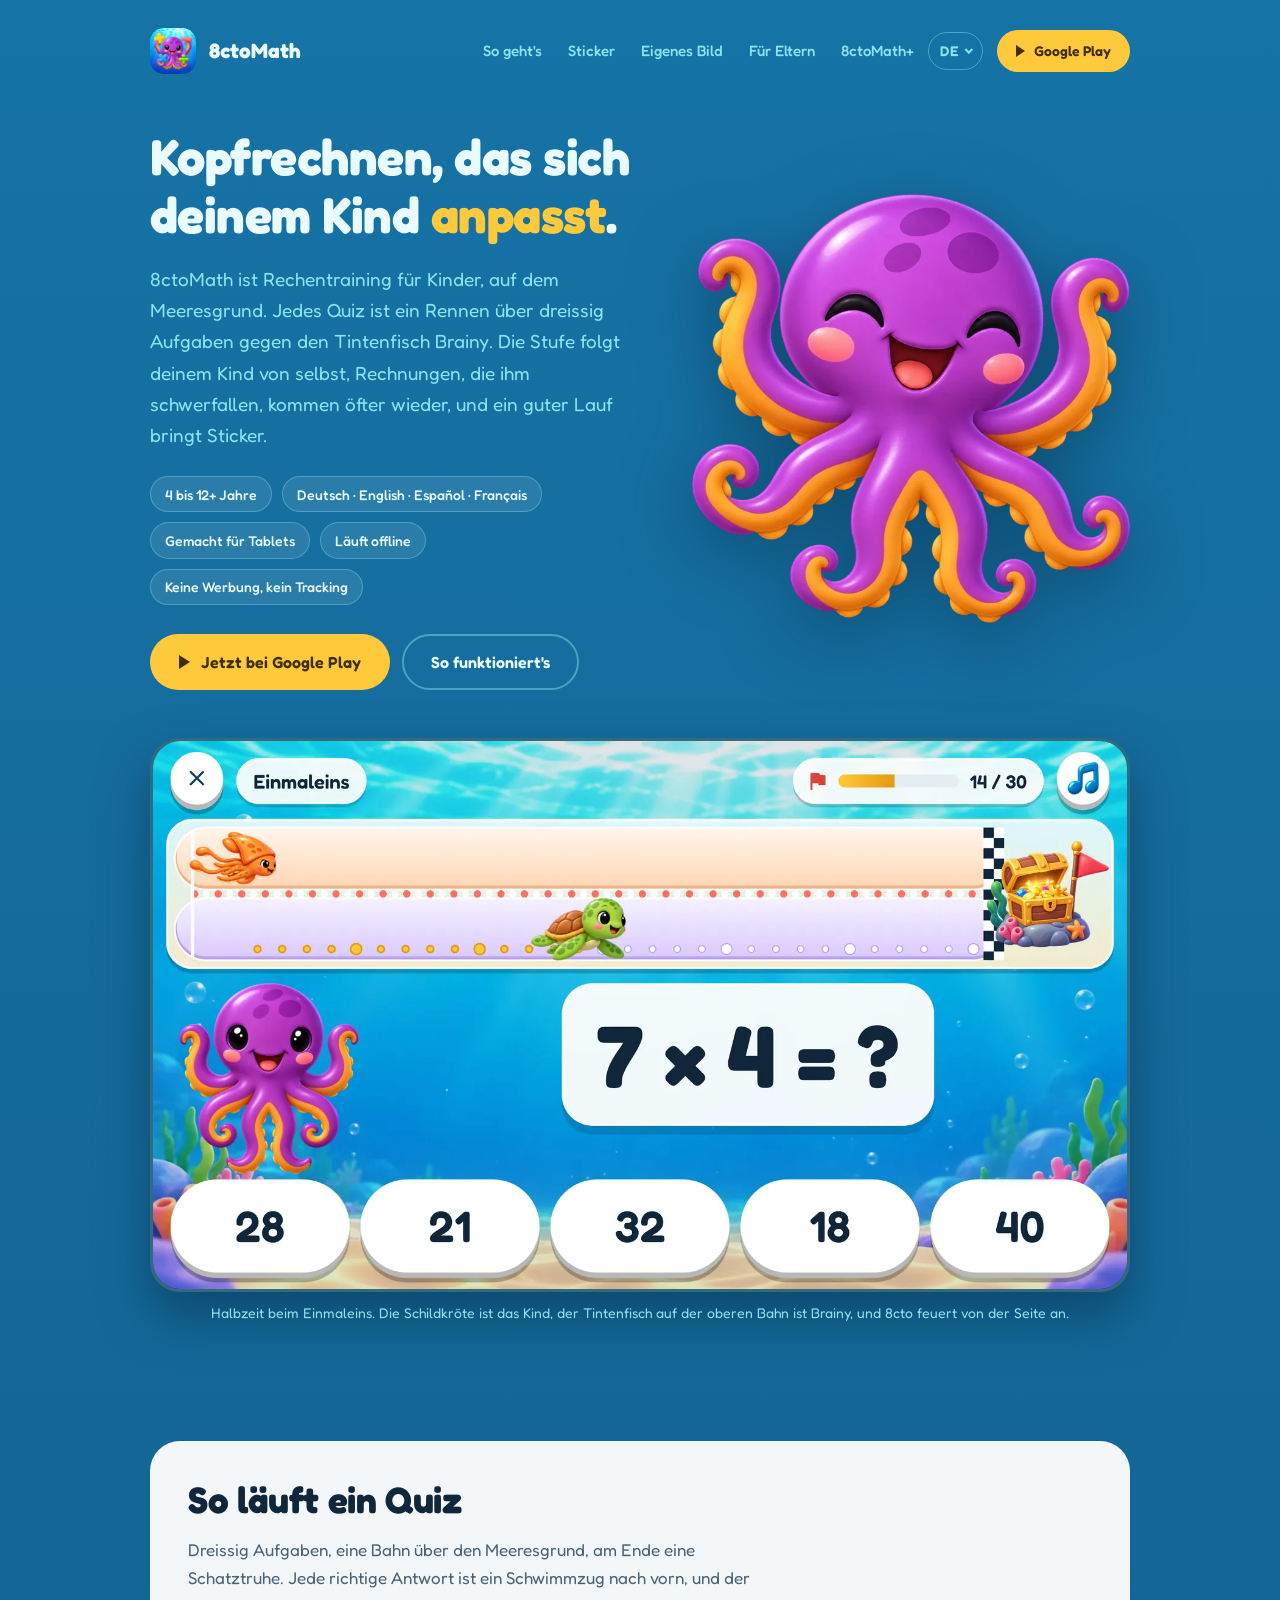
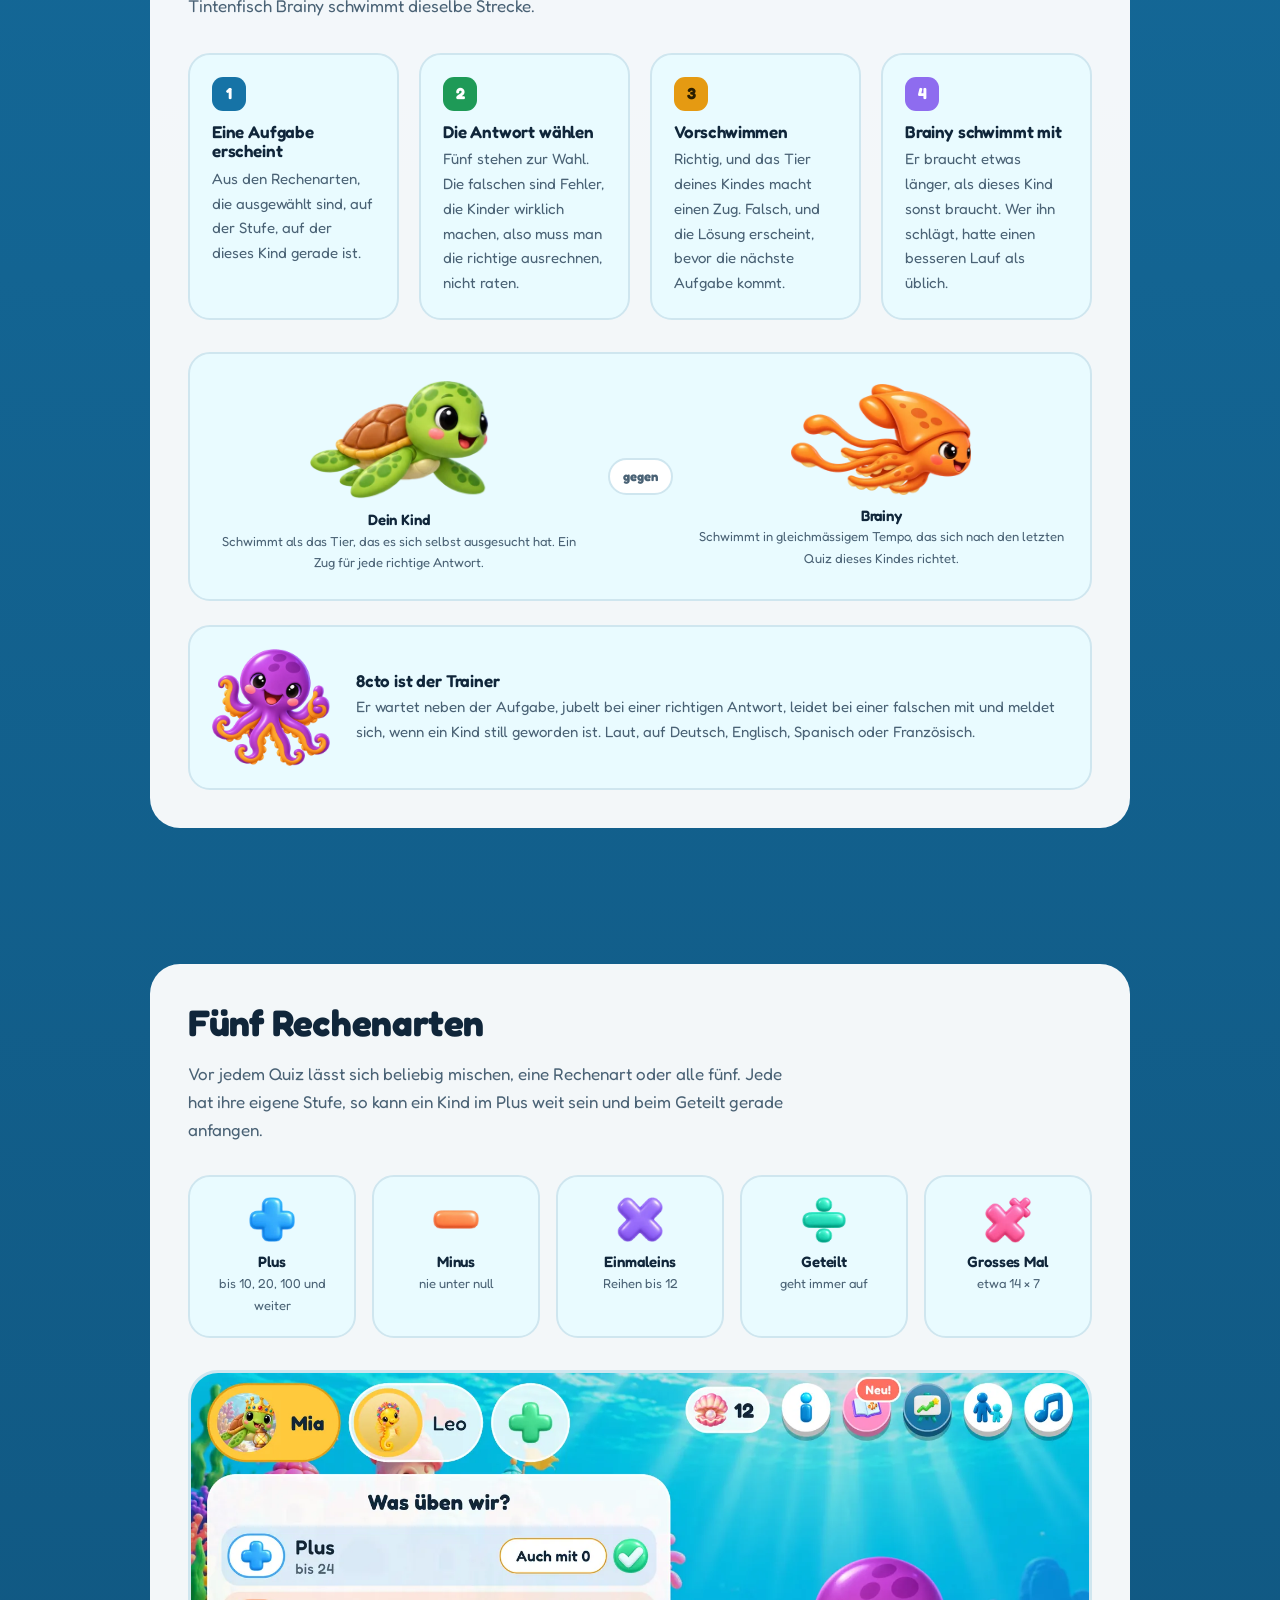
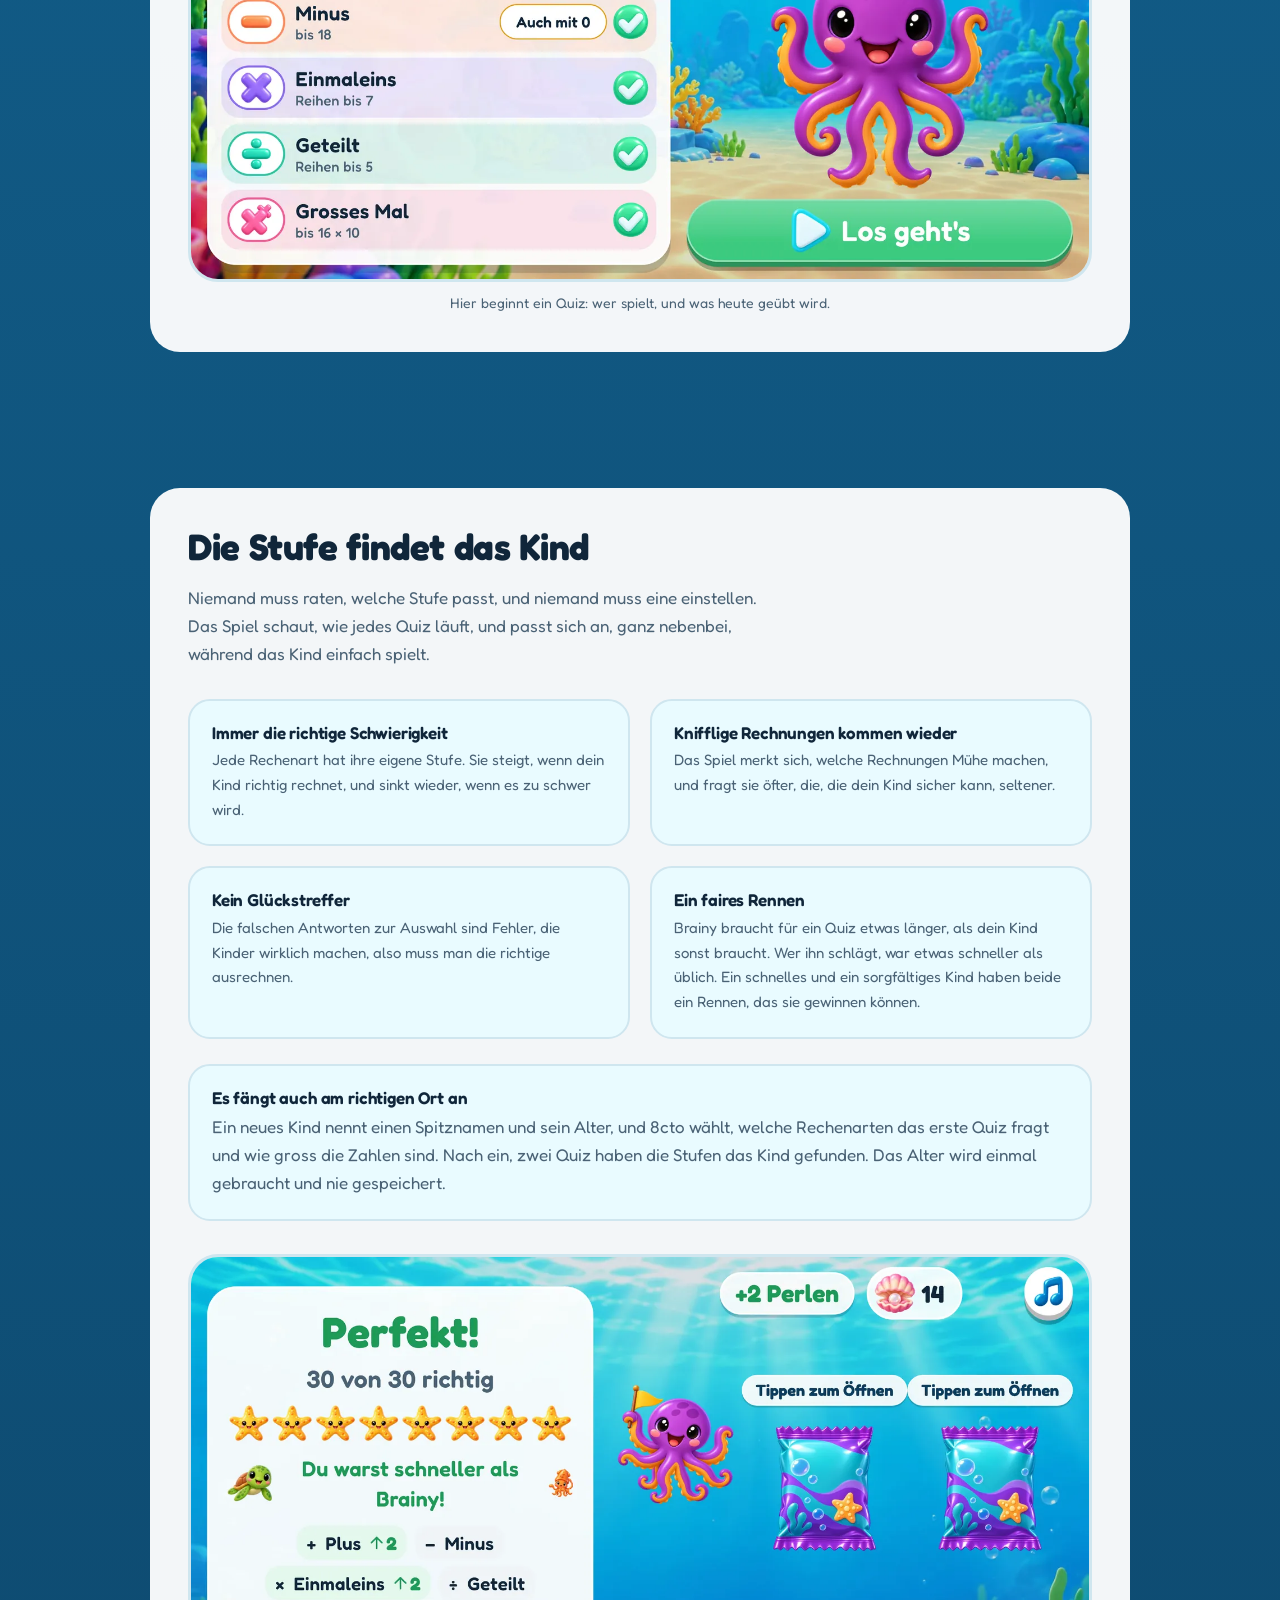
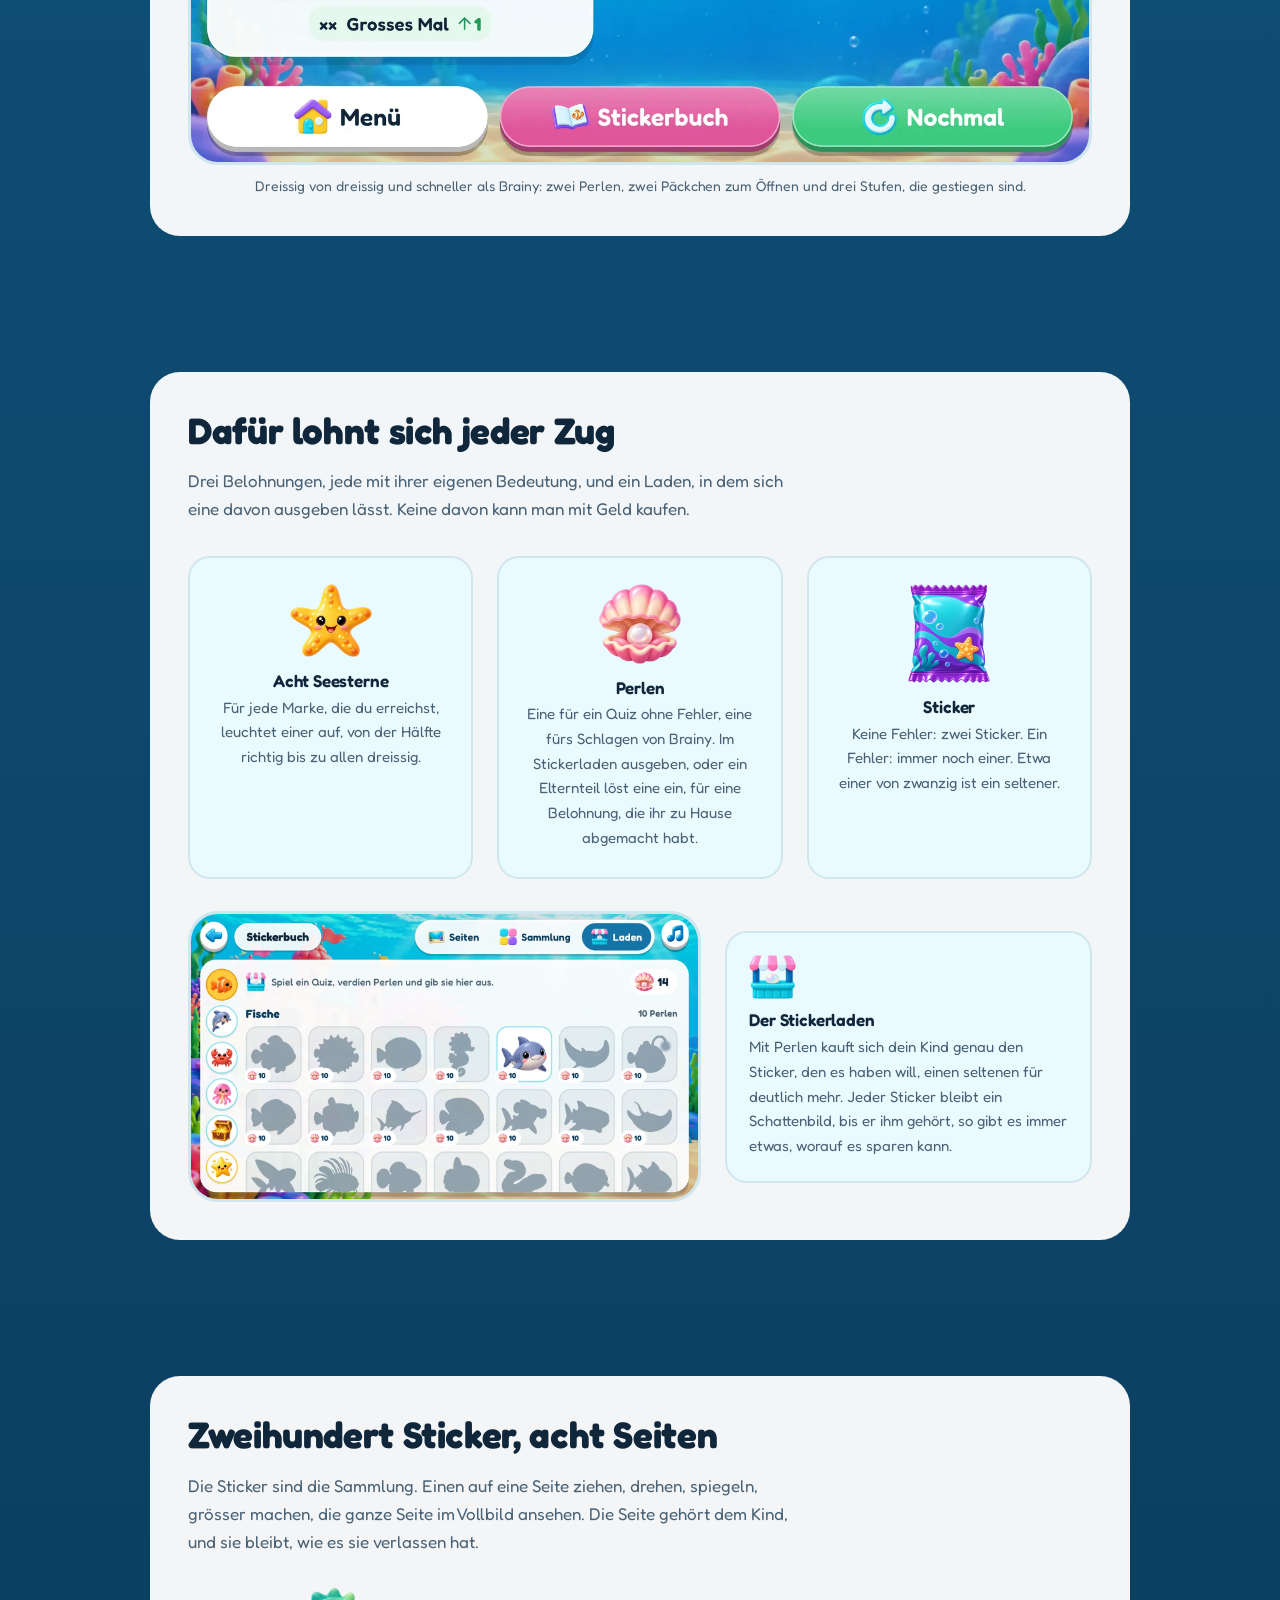
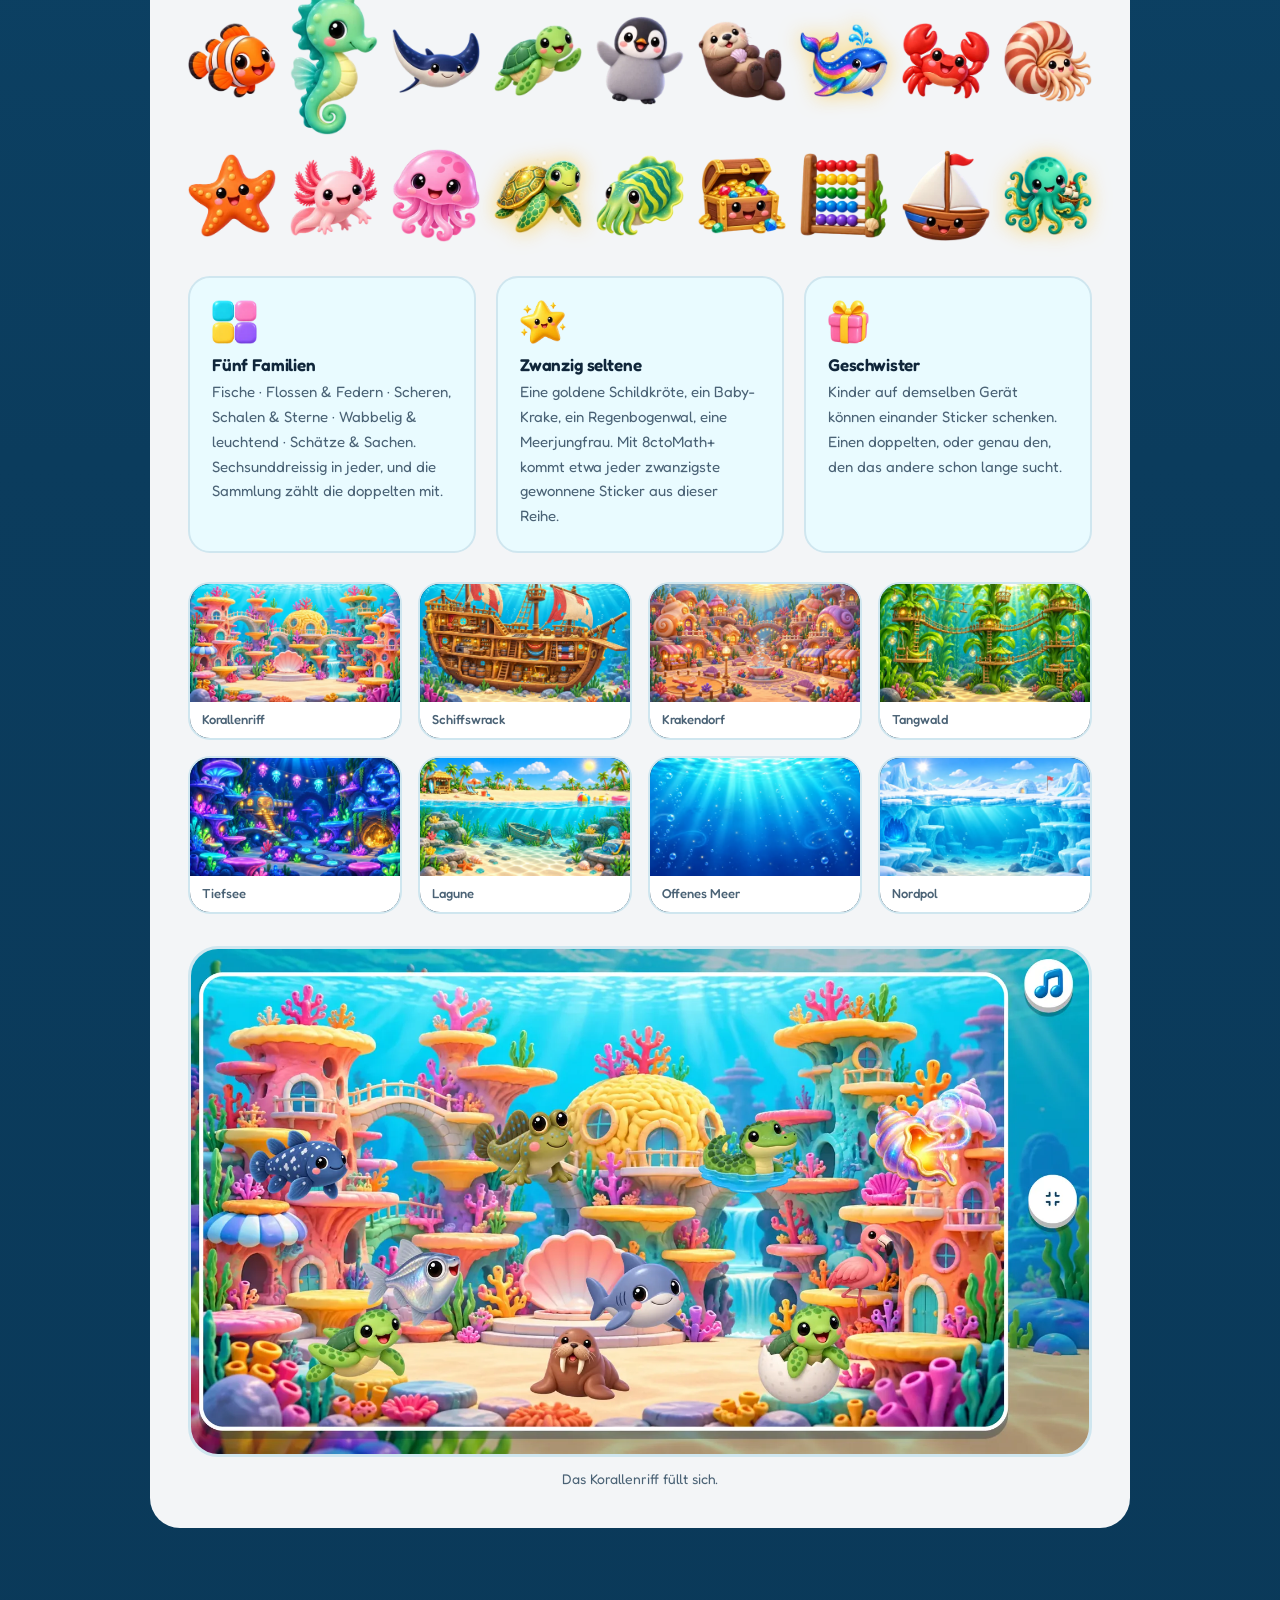
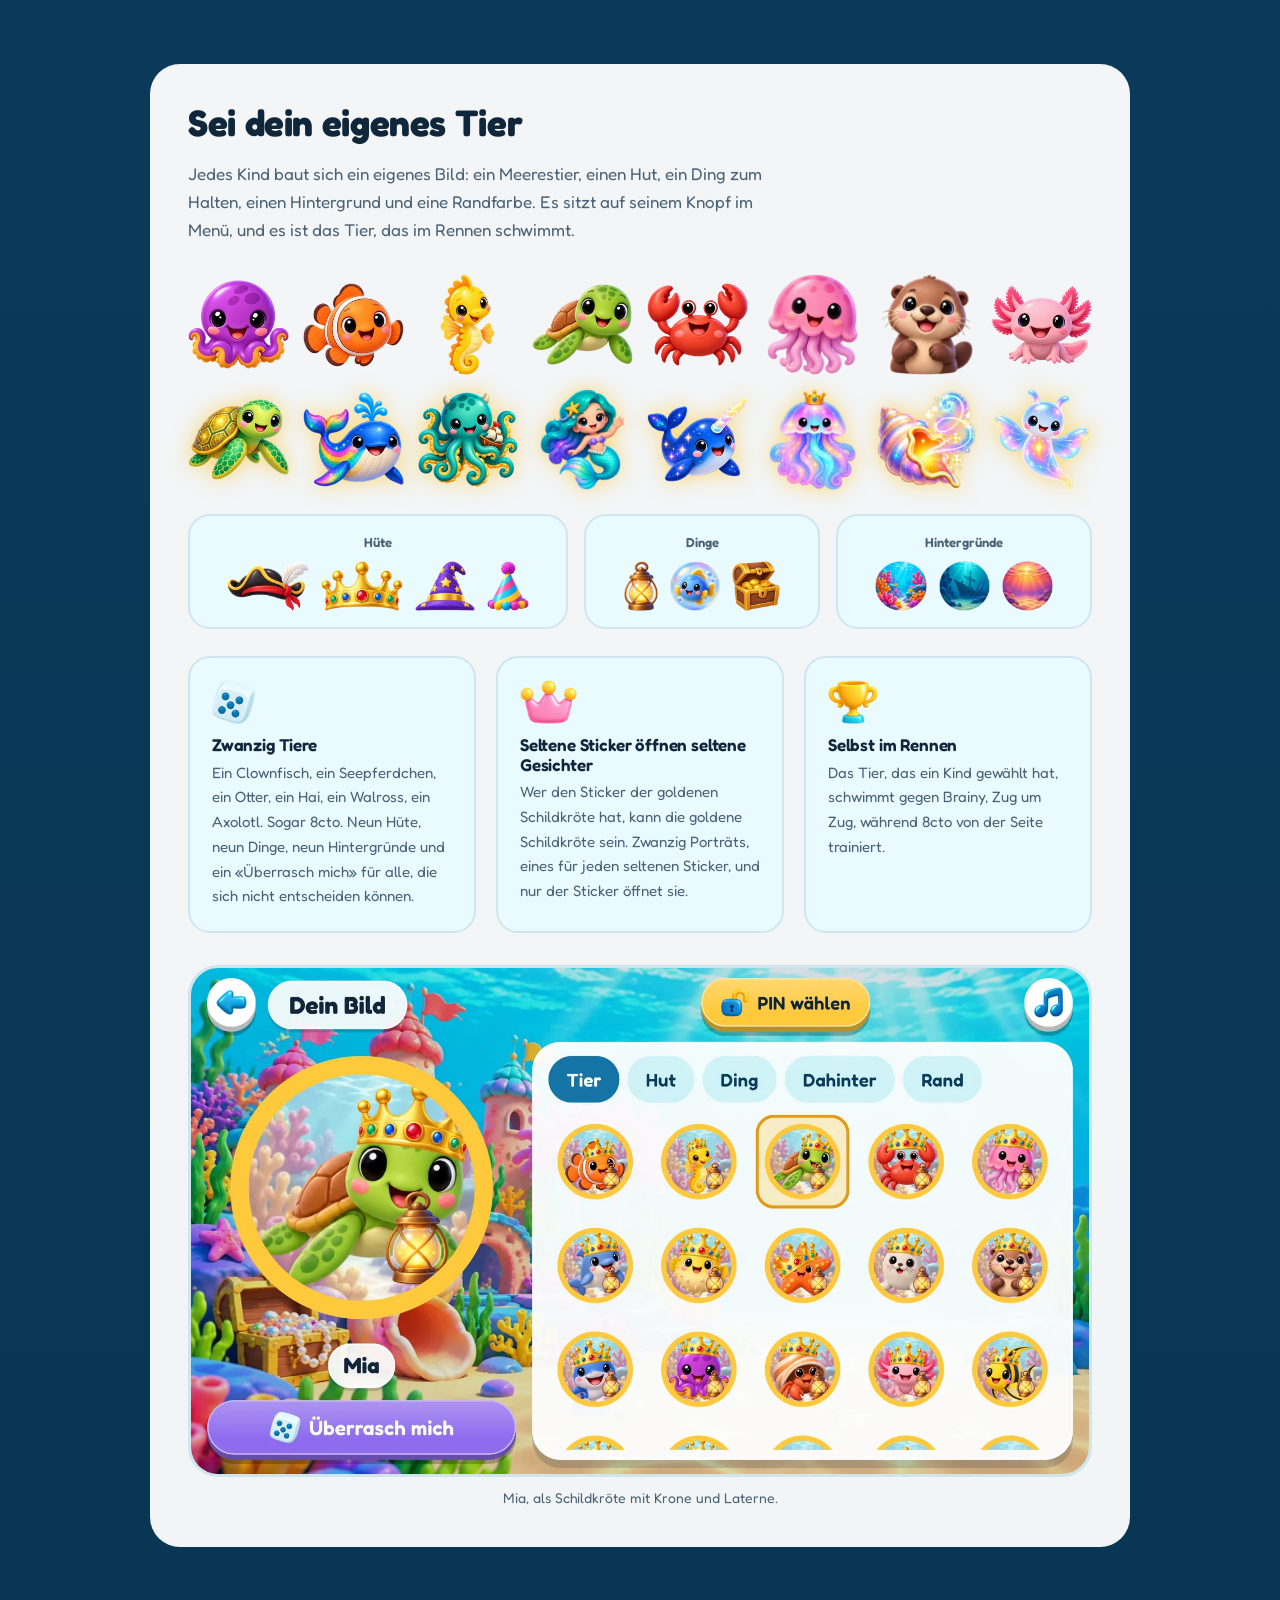
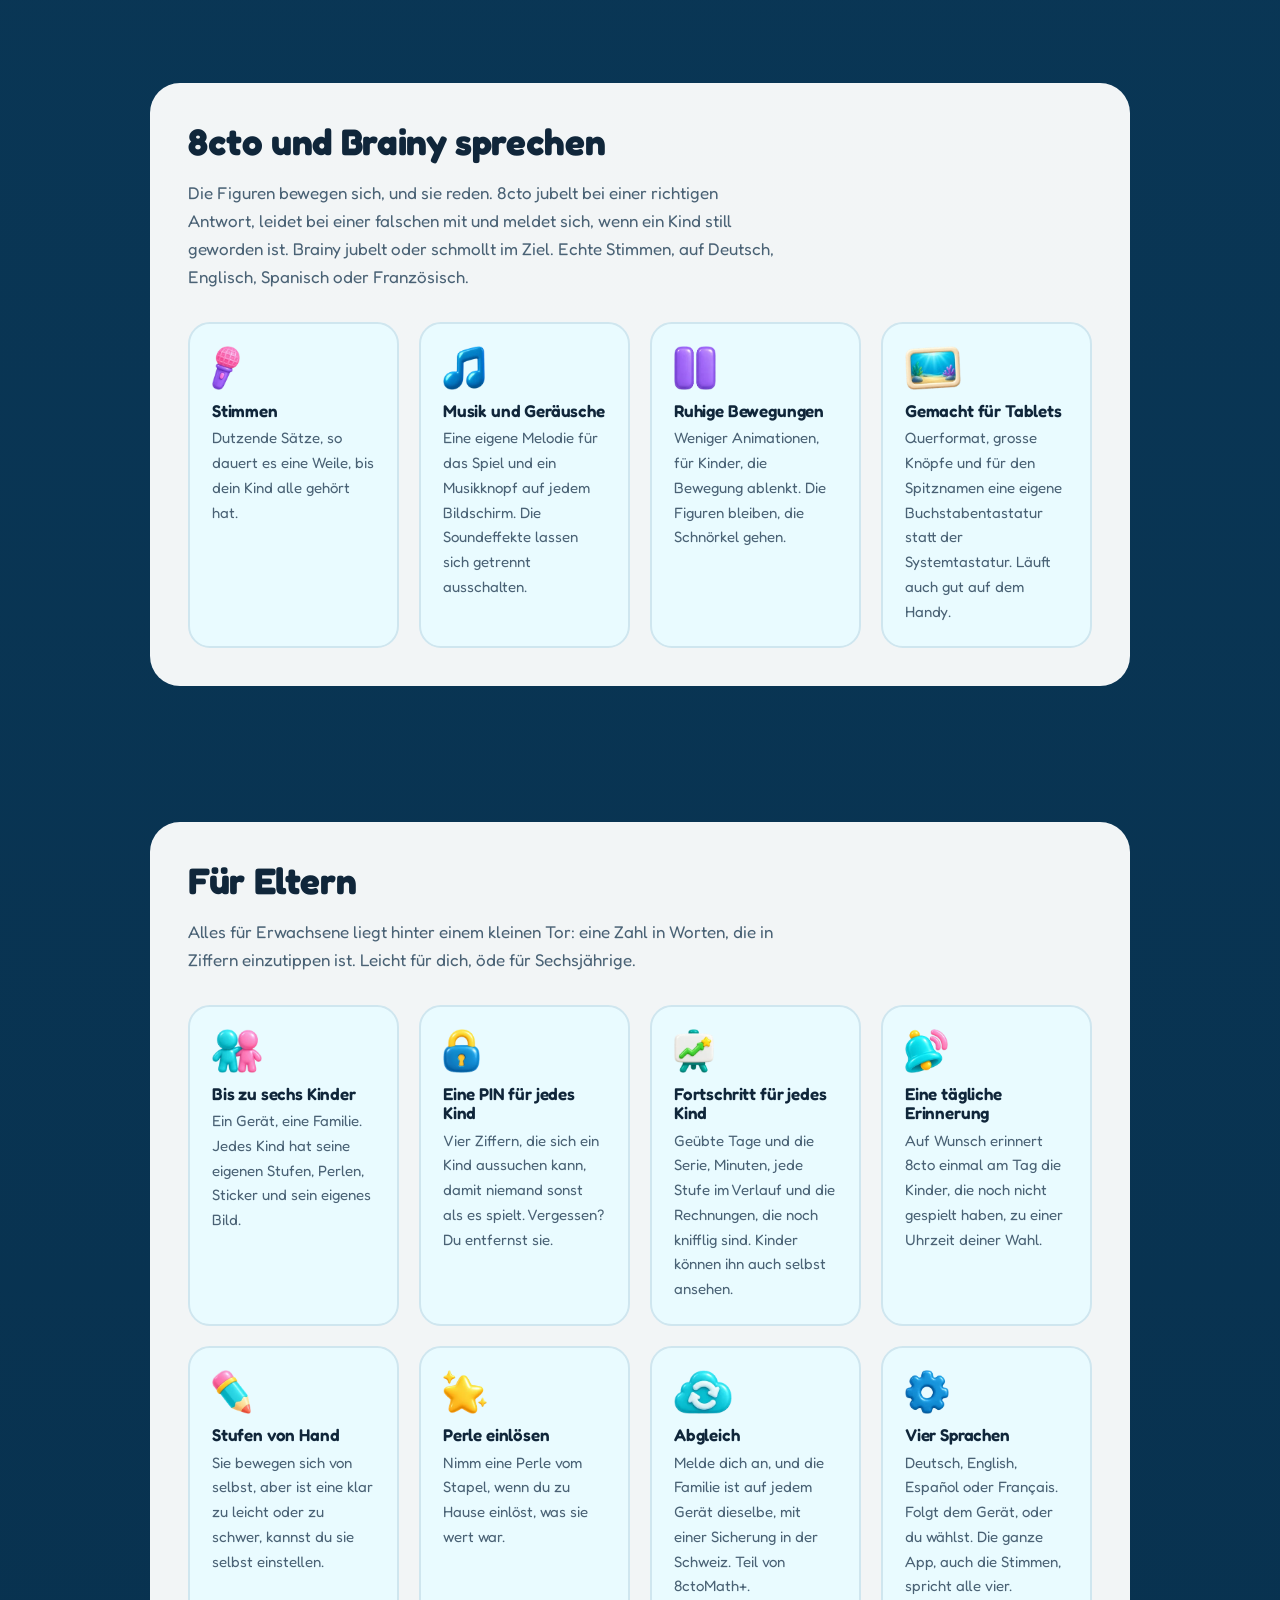
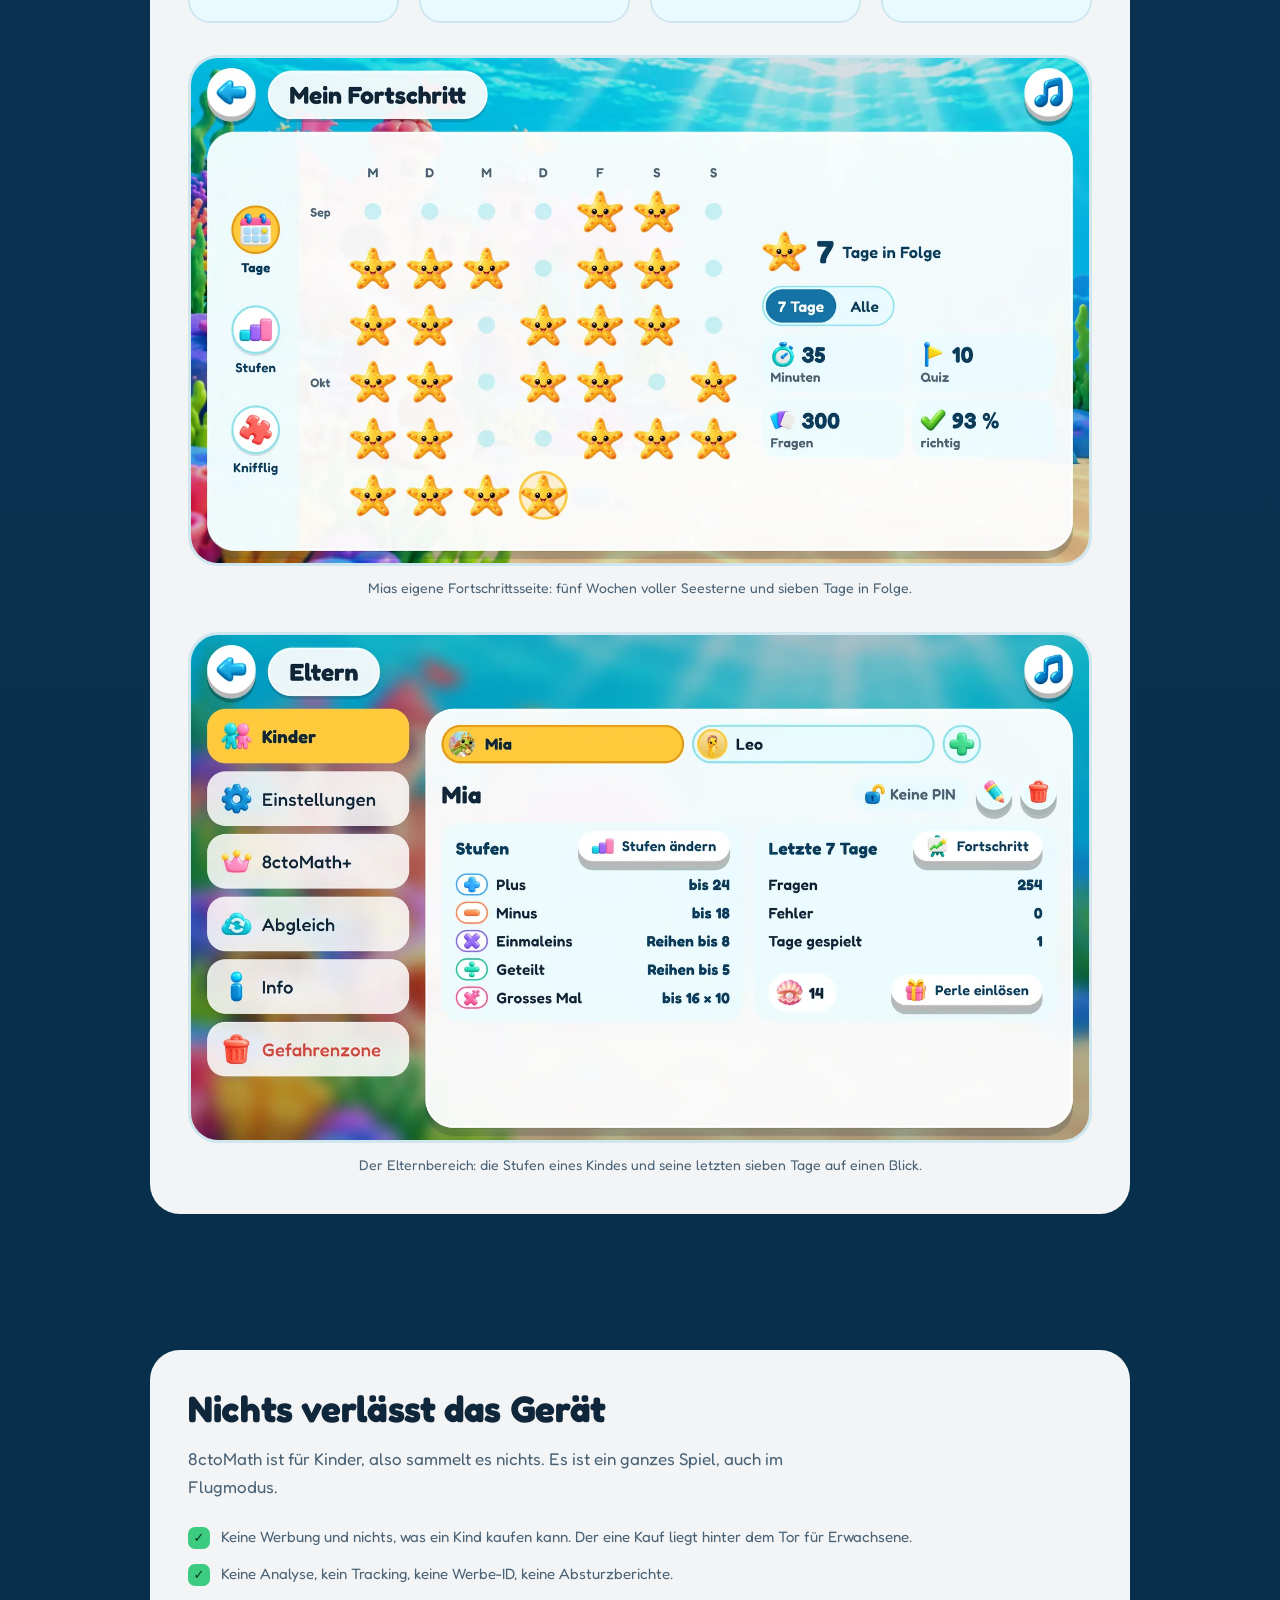
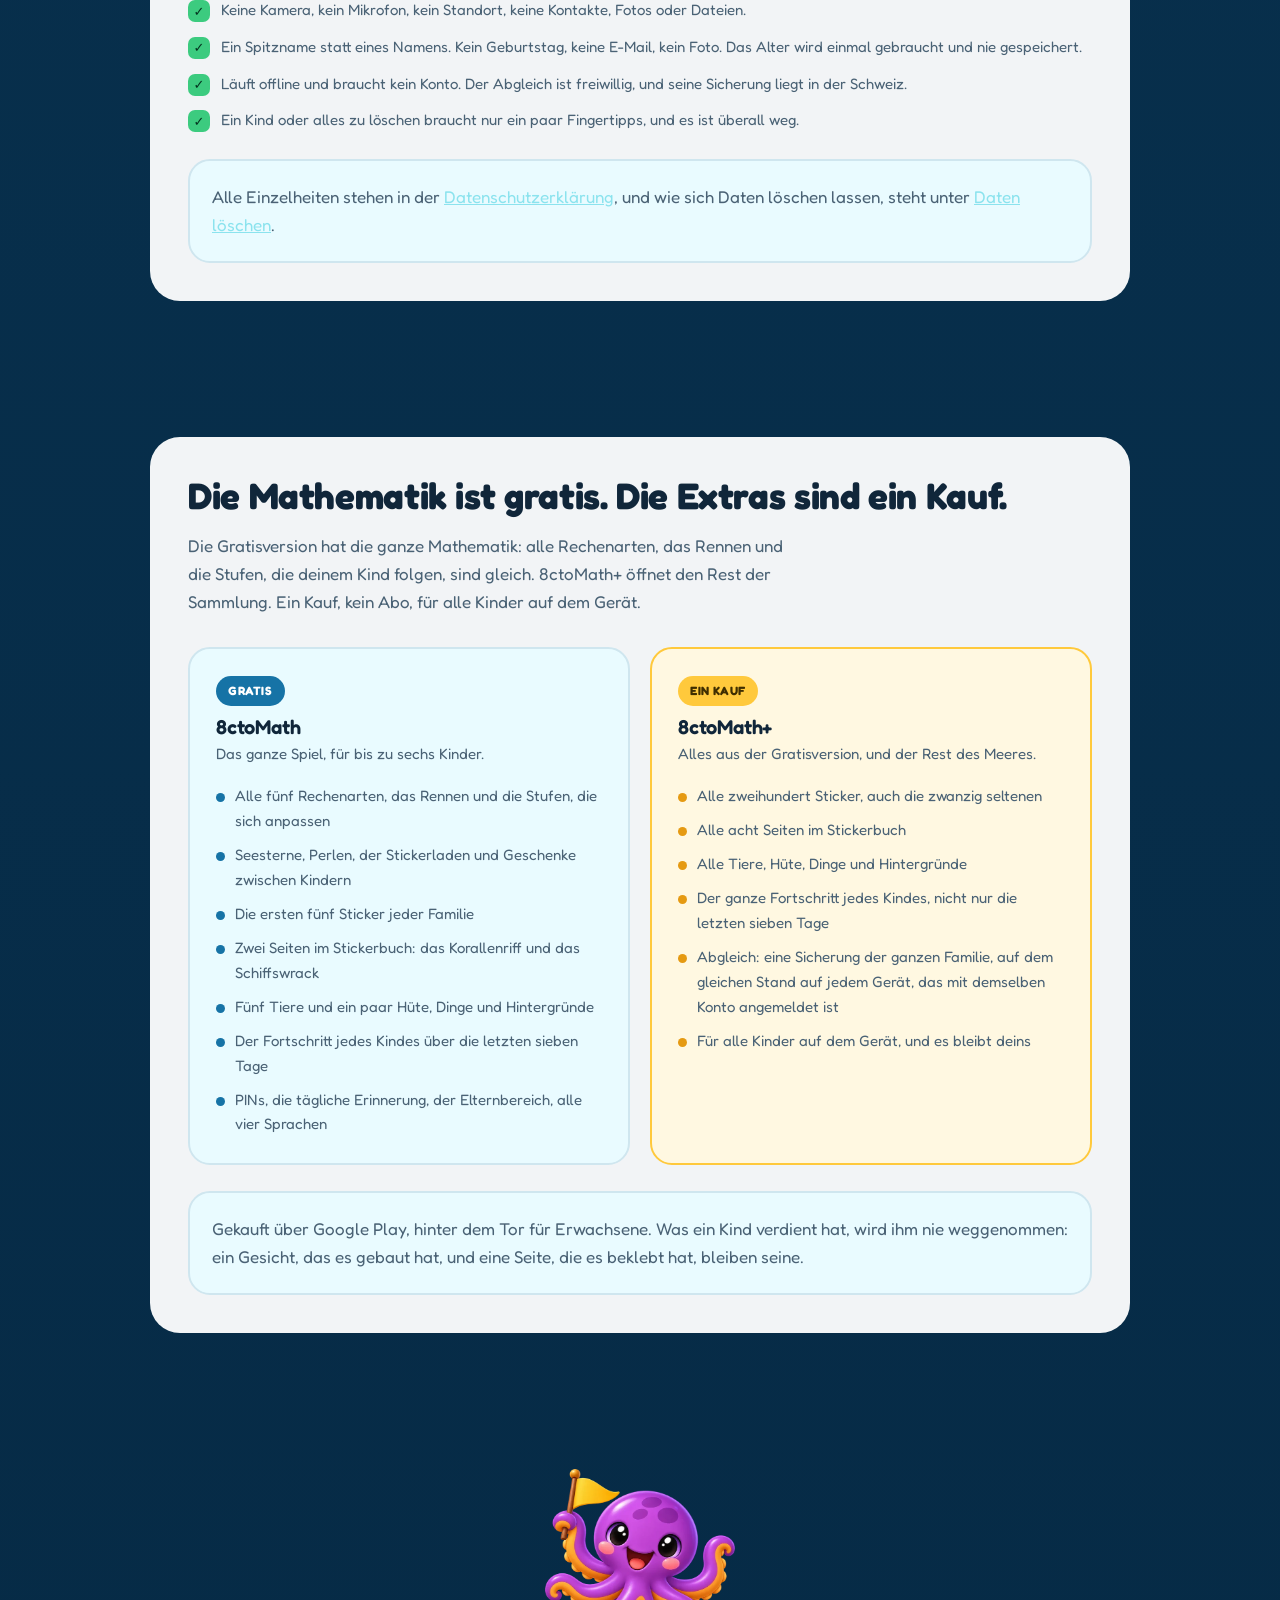
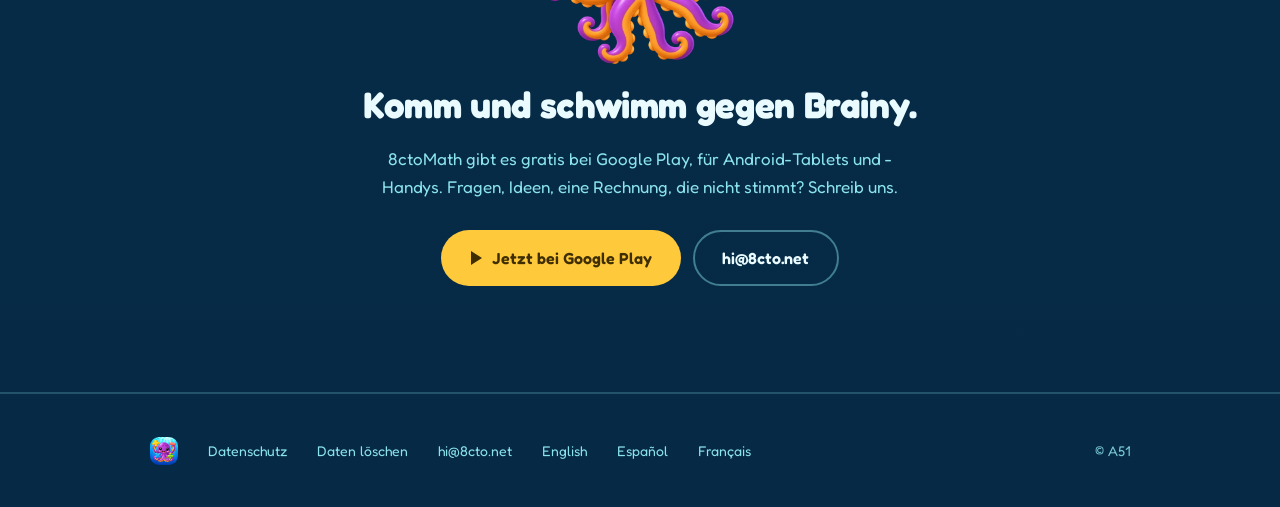
<file: de/index.html>
<!DOCTYPE html>
<html lang="de">
<head>
<meta charset="utf-8">
<meta name="viewport" content="width=device-width, initial-scale=1">
<title>8ctoMath — Kopfrechnen, das sich deinem Kind anpasst</title>
<meta name="description" content="Kopfrechnen für Kinder von 4 bis 12, auf dem Meeresgrund. Jedes Quiz ist ein Rennen über dreissig Aufgaben gegen den Tintenfisch Brainy: Die Stufe folgt dem Kind von selbst, knifflige Rechnungen kommen wieder, und ein guter Lauf bringt Sticker. Keine Werbung, kein Tracking, läuft offline. Auf Deutsch, Englisch, Spanisch und Französisch.">
<meta name="theme-color" content="#0B3C5D">
<meta name="color-scheme" content="dark light">
<meta property="og:title" content="8ctoMath — Kopfrechnen, das sich deinem Kind anpasst">
<meta property="og:description" content="Dreissig Aufgaben, ein Rennen gegen Brainy und Sticker für einen guten Lauf. Die Stufe folgt dem Kind von selbst, und Rechnungen, die schwerfallen, kommen öfter wieder. Keine Werbung, kein Tracking, läuft offline.">
<meta property="og:type" content="website">
<meta property="og:url" content="https://8cto.net/de/">
<meta property="og:image" content="https://8cto.net/img/og-de.png">
<meta property="og:image:width" content="1200">
<meta property="og:image:height" content="630">
<meta property="og:locale" content="de_CH">
<meta property="og:locale:alternate" content="en_GB">
<meta property="og:locale:alternate" content="es_ES">
<meta property="og:locale:alternate" content="fr_FR">
<meta name="twitter:card" content="summary_large_image">
<link rel="canonical" href="https://8cto.net/de/">
<link rel="alternate" hreflang="en" href="https://8cto.net/">
<link rel="alternate" hreflang="de" href="https://8cto.net/de/">
<link rel="alternate" hreflang="es" href="https://8cto.net/es/">
<link rel="alternate" hreflang="fr" href="https://8cto.net/fr/">
<link rel="alternate" hreflang="x-default" href="https://8cto.net/">
<link rel="icon" href="../favicon.ico" sizes="any">
<link rel="icon" href="../favicon-192.png" type="image/png" sizes="192x192">
<link rel="apple-touch-icon" href="../apple-touch-icon.png">
<script type="application/ld+json">
{
  "@context": "https://schema.org",
  "@type": "MobileApplication",
  "name": "8ctoMath",
  "alternateName": "8ctoMath – Kopfrechnen-Rennen",
  "description": "Kopfrechnen, das sich deinem Kind anpasst. Wettrennen, Sticker, keine Werbung.",
  "operatingSystem": "ANDROID",
  "applicationCategory": "EducationalApplication",
  "url": "https://8cto.net/de/",
  "downloadUrl": "https://play.google.com/store/apps/details?id=io.a51.octomath",
  "sameAs": ["https://play.google.com/store/apps/details?id=io.a51.octomath"],
  "image": "https://8cto.net/img/og-de.png",
  "inLanguage": ["de", "en", "es", "fr"],
  "offers": {"@type": "Offer", "price": "0", "priceCurrency": "EUR"},
  "publisher": {"@type": "Organization", "name": "A51", "url": "https://a51.io"}
}
</script>
<style>
/* 8ctoMath — 8cto.net
   Colour and type come from the app's own design system (lib/ui/theme.dart,
   `abstract final class Sea`), so the site reads as part of the game: a deep
   sea behind foam-white cards, kelp green for right and coral for wrong, sun
   yellow as the one "act" accent, and everything rounded to sit with
   Fredoka's rounded face.

   Fredoka is self-hosted rather than fetched from Google's CDN — the legal
   pages next door are privacy pages, and one font origin for the whole site
   keeps it that way. It is the very file the app bundles, as woff2.

   The app offers "calm motion" for children who find animation distracting;
   the site honours prefers-reduced-motion for the same reason. */

@font-face{
  font-family:'Fredoka';
  src:url('../fonts/Fredoka.woff2') format('woff2-variations');
  font-weight:300 700;
  font-style:normal; font-display:swap;
}

:root{
  /* Sea, verbatim */
  --abyss:#062A45;
  --deep:#0B3C5D;
  --sea:#1673A6;
  --lagoon:#2EC4D6;
  --shallow:#8BE3EE;
  --foam:#E9FBFF;
  --sand:#FFE9B8;
  --sun:#FFC93C;
  --sun-deep:#E59A12;
  --kelp:#3CCB7F;
  --kelp-deep:#1E9A57;
  --coral:#FF6F61;
  --coral-deep:#D9443A;
  --purple:#8E6CEF;
  --pink:#FF8FC7;
  --ink:#10263A;
  --ink-soft:#4A6275;

  --r-chip:12px;
  --r-tile:22px;
  --r-sheet:30px;
  --line:#CFE6EF;
}

*{margin:0;padding:0;box-sizing:border-box}
html{scroll-behavior:smooth}
@media (prefers-reduced-motion:reduce){
  html{scroll-behavior:auto}
  *{animation:none!important;transition:none!important}
}

/* The app's scaffold is Sea.deep; the page sinks towards the abyss as you
   read down it. The gradient is sized to the document rather than fixed to
   the viewport — fixed would restart it on every screenful, and costs the
   compositor a repaint per scrolled frame. */
html{background:var(--abyss)}
body{
  background:linear-gradient(180deg,var(--sea) 0%,var(--deep) 46%,var(--abyss) 100%) no-repeat;
  background-color:var(--deep);
  color:var(--foam);
  font-family:'Fredoka',system-ui,-apple-system,"Segoe UI",Roboto,sans-serif;
  font-weight:400;
  font-size:17px;
  line-height:1.65;
  -webkit-font-smoothing:antialiased;
}

img{display:block;max-width:100%;height:auto}
a{color:var(--shallow)}
a:focus-visible{outline:3px solid var(--sun);outline-offset:3px;border-radius:var(--r-chip)}

.wrap{max-width:1060px;margin-inline:auto;padding-inline:clamp(20px,5vw,40px)}
section{padding-block:clamp(38px,6vw,68px)}

h1,h2,h3{font-weight:700;line-height:1.15;letter-spacing:-.01em;-webkit-hyphens:auto;hyphens:auto;overflow-wrap:break-word}
h2{font-size:clamp(1.6rem,4vw,2.3rem)}
h3{font-size:1.0625rem;font-weight:600}
.lede{color:var(--shallow);max-width:60ch;margin-top:.9em;font-size:1.0625rem}

/* ---------- header ---------- */
.top{display:flex;align-items:center;gap:14px;padding-block:clamp(18px,3vw,28px)}
.top .home{display:flex;align-items:center;gap:13px;text-decoration:none;color:inherit}
.top img{width:46px;height:46px;border-radius:14px}
.top .name{font-weight:700;font-size:1.3rem}
.top nav{margin-left:auto;display:flex;align-items:center;gap:clamp(12px,2.4vw,26px)}
/* padding-block keeps the tap target comfortable on a phone, where these
   are the only navigation there is. */
.top nav a{color:var(--shallow);text-decoration:none;font-size:.9375rem;font-weight:500;white-space:nowrap;
           display:inline-block;padding-block:.62em}
.top nav a:hover{color:#fff;text-decoration:underline}
/* Two anchors drop out first; below that the nav goes entirely. The page is
   a single column to scroll, so nothing is actually out of reach, and the
   labels would wrap if they were kept (Spanish and French run long). */
@media (max-width:960px){.top nav a.hide-s{display:none}}
@media (max-width:720px){.top nav{display:none}}
/* The store link stays when the nav goes: it is the one thing in the header
   a phone visitor is likely to want. */
.top .btn-play{flex:none}
@media (max-width:720px){.top .btn-play{margin-left:auto}}
/* The language switcher: this page's language as two letters beside the
   store pill, opening a short list of all four. It is a <details>, so it
   opens and its links work with no script at all; the few lines at the end
   of the page only close it on a click elsewhere or Escape. The page you
   are on is in the list, ticked, but not a link. On a 320 px phone the
   switcher goes; the footer has every language too. */
.top .lang{flex:none;position:relative}
.top .lang summary{
  display:flex;align-items:center;gap:.45em;cursor:pointer;list-style:none;
  color:var(--shallow);font-weight:600;font-size:.875rem;letter-spacing:.04em;
  padding:.45em .8em;border:1.5px solid rgba(139,227,238,.45);border-radius:999px;
  -webkit-user-select:none;user-select:none;
}
.top .lang summary::-webkit-details-marker{display:none}
.top .lang summary:hover,.top .lang[open] summary{color:#fff;border-color:var(--shallow)}
.top .lang summary:focus-visible{outline:3px solid var(--sun);outline-offset:3px}
.top .lang .chev{width:.4em;height:.4em;border:solid currentColor;border-width:0 2px 2px 0;
  transform:translateY(-.1em) rotate(45deg)}
.top .lang[open] .chev{transform:translateY(.12em) rotate(-135deg)}
.top .lang ul{
  position:absolute;z-index:20;top:calc(100% + 8px);right:0;
  min-width:9.5em;max-width:calc(100vw - 32px);list-style:none;padding:6px;
  background:#fff;border-radius:18px;box-shadow:0 16px 36px rgba(6,42,69,.5);
}
.top .lang li > *{
  display:flex;align-items:center;justify-content:space-between;gap:.8em;
  padding:.45em .85em;border-radius:var(--r-chip);white-space:nowrap;
  color:var(--ink);text-decoration:none;font-size:.9375rem;font-weight:500;
}
.top .lang li a:hover{background:var(--foam);color:var(--sea)}
.top .lang li a:focus-visible{outline:3px solid var(--sea);outline-offset:-3px}
.top .lang li [aria-current]{background:var(--foam);color:var(--sea);font-weight:600}
.top .lang li [aria-current]::after{content:"";flex:none;width:.32em;height:.62em;
  border:solid currentColor;border-width:0 2px 2px 0;transform:translateY(-.1em) rotate(45deg)}
@media (max-width:720px){.top .lang{margin-left:auto}.top .lang ~ .btn-play{margin-left:0}}
/* A 320 px phone fits logo, name and pill only a size down. */
@media (max-width:380px){
  .top,.top .home{gap:10px}
  .top img{width:40px;height:40px;border-radius:12px}
  .top .name{font-size:1.15rem}
  .top .btn-play{font-size:.8125rem;padding:.5em 1em;gap:.5em}
  .top .lang{display:none}
  .top .lang ~ .btn-play{margin-left:auto}
}

/* ---------- hero ---------- */
.hero{display:grid;grid-template-columns:1.06fr .94fr;gap:clamp(20px,4vw,48px);align-items:center;
      padding-block:clamp(10px,2vw,26px) clamp(30px,4vw,48px)}
/* text-wrap:balance evens the lines out; without it the last word drops to
   a line of its own. */
.hero h1{font-size:clamp(2rem,5.2vw,3.15rem);text-wrap:balance}
.hero h1 .sun{color:var(--sun)}
.hero p{color:var(--shallow);margin-top:1em;font-size:clamp(1rem,1.6vw,1.1875rem);max-width:46ch}
.hero .art img{width:100%;max-width:440px;margin-inline:auto;
  filter:drop-shadow(0 18px 34px rgba(6,42,69,.5))}
@media (max-width:820px){
  .hero{grid-template-columns:1fr;text-align:center}
  .hero p{margin-inline:auto}
  .hero .art{order:-1}
  .hero .art img{max-width:300px}
}
/* On a phone the art comes first, so keep it small enough that the headline
   is on screen with it. */
@media (max-width:560px){.hero .art img{max-width:210px}}

/* Row of plain facts under the hero headline. */
.facts{display:flex;flex-wrap:wrap;gap:10px;margin-top:1.5em}
.facts span{
  background:rgba(233,251,255,.1);border:1.5px solid rgba(139,227,238,.34);
  color:var(--foam);border-radius:999px;padding:.4em 1em;font-size:.875rem;font-weight:500;
}
@media (max-width:820px){.facts{justify-content:center}}

/* ---------- buttons ---------- */
.btn{
  display:inline-block;text-decoration:none;font-weight:600;font-size:1rem;
  border-radius:999px;padding:.8em 1.7em;border:2px solid transparent;
}
.btn-sun{background:var(--sun);color:#3F2E00}
.btn-sun:hover{background:var(--sun-deep);color:#2A1E00}
.btn-ghost{border-color:rgba(139,227,238,.45);color:var(--foam)}
.btn-ghost:hover{border-color:var(--shallow);background:rgba(233,251,255,.08)}
.cta-row{display:flex;flex-wrap:wrap;gap:12px;margin-top:1.7em;align-items:center}
@media (max-width:820px){.cta-row{justify-content:center}}

/* The store button. The triangle is drawn in CSS, as on qizu.net and
   zoevo.io, rather than Google's badge artwork. */
.btn-play{display:inline-flex;align-items:center;gap:.65em}
.btn-play .tri{width:0;height:0;border-left:.7em solid currentColor;
  border-top:.44em solid transparent;border-bottom:.44em solid transparent}
.btn-sm{font-size:.875rem;padding:.55em 1.2em}

/* ---------- cards ---------- */
.card{
  /* Sea.card is 0xF2FFFFFF — white at 95%. */
  background:rgba(255,255,255,.95);
  color:var(--ink);
  border-radius:var(--r-sheet);
  padding:clamp(22px,3.6vw,38px);
}
.card h2,.card h3{color:var(--ink)}
.card p{color:var(--ink-soft)}
.card .lede{color:var(--ink-soft)}

.grid{display:grid;gap:clamp(14px,2vw,20px)}
.g2{grid-template-columns:repeat(2,1fr)}
.g3{grid-template-columns:repeat(3,1fr)}
.g4{grid-template-columns:repeat(4,1fr)}
@media (max-width:900px){.g3,.g4{grid-template-columns:repeat(2,1fr)}}
@media (max-width:600px){.g2,.g3,.g4{grid-template-columns:1fr}}

/* A tile inside a white card. */
.tile{
  background:var(--foam);border:2px solid var(--line);
  border-radius:var(--r-tile);padding:clamp(16px,2.4vw,22px);
}
.tile h3{margin-bottom:.35em}
.tile p{font-size:.9375rem;margin:0}
.tile .num{
  display:inline-flex;align-items:center;justify-content:center;
  width:34px;height:34px;border-radius:11px;margin-bottom:.7em;
  font-weight:700;font-size:1rem;background:var(--sea);color:#fff;
}
.tile.kelp .num{background:var(--kelp-deep)}
.tile.sun  .num{background:var(--sun-deep);color:#2A1E00}
.tile.purple .num{background:var(--purple)}
/* One of the app's own button pictures at the top of a tile. They are the
   icons the child taps, so a parent recognises them on the screen. */
.tile .ico{height:44px;width:auto;margin-bottom:.65em}

/* The five kinds of calculation. */
.ops{display:grid;grid-template-columns:repeat(5,1fr);gap:clamp(10px,1.6vw,16px);margin-top:1.8em}
@media (max-width:860px){.ops{grid-template-columns:repeat(2,1fr)}}
@media (max-width:460px){.ops{grid-template-columns:1fr}}
.op{
  background:var(--foam);border:2px solid var(--line);border-radius:var(--r-tile);
  padding:clamp(14px,2vw,20px);text-align:center;
}
/* Boxed square rather than sized by height: the minus is a flat, wide glyph
   and would come out twice the width of the others otherwise. */
.op img{width:46px;height:46px;object-fit:contain;margin:0 auto .6em}
.op h3{font-size:.9375rem;margin-bottom:.2em}
.op p{font-size:.8125rem;margin:0;color:var(--ink-soft)}

/* The two in the water, before the off. */
.racers{
  display:grid;grid-template-columns:1fr auto 1fr;gap:clamp(10px,2.4vw,26px);
  align-items:center;margin-top:1.9em;
  background:var(--foam);border:2px solid var(--line);
  border-radius:var(--r-tile);padding:clamp(18px,2.8vw,26px);
}
.racer{text-align:center}
.racer img{width:min(180px,100%);margin:0 auto .7em}
.racer h3{font-size:.9375rem;margin-bottom:.15em}
.racer p{font-size:.8125rem;margin:0;color:var(--ink-soft)}
.versus{
  font-weight:700;font-size:.8125rem;color:var(--ink-soft);
  background:#fff;border:2px solid var(--line);border-radius:999px;
  padding:.45em 1em;white-space:nowrap;
}
@media (max-width:560px){.racers{grid-template-columns:1fr;gap:16px}}

/* And the one on the side. */
.trainer{
  display:flex;gap:clamp(14px,2.4vw,26px);align-items:center;margin-top:1.4em;
  background:var(--foam);border:2px solid var(--line);
  border-radius:var(--r-tile);padding:clamp(16px,2.4vw,22px);
}
.trainer img{width:118px;flex:none}
.trainer h3{margin-bottom:.3em}
.trainer p{font-size:.9375rem;margin:0}
@media (max-width:560px){.trainer{flex-direction:column;text-align:center}}

/* A framed screen of the game. Inside a card it sits on the card's line
   colour; on the open sea it gets a lighter rim and a shadow. */
figure{margin:0}
.screen{
  border-radius:var(--r-sheet);overflow:hidden;
  border:3px solid var(--line);
  background:var(--abyss);
}
.screen img{width:100%}
figcaption{color:var(--ink-soft);font-size:.875rem;margin-top:.7em;text-align:center}
.showcase{padding-block:0 clamp(26px,4vw,48px)}
.showcase .screen{border-color:rgba(139,227,238,.35);box-shadow:0 24px 50px rgba(6,42,69,.5)}
.showcase figcaption{color:var(--shallow)}

/* Rewards: three props side by side. */
.rewards{display:grid;grid-template-columns:repeat(3,1fr);gap:clamp(14px,2.4vw,24px);margin-top:1.9em}
@media (max-width:700px){.rewards{grid-template-columns:1fr}}
.reward{text-align:center;background:var(--foam);border:2px solid var(--line);
        border-radius:var(--r-tile);padding:clamp(18px,2.6vw,26px)}
.reward img{width:82px;margin:0 auto .8em}
.reward h3{margin-bottom:.3em}
.reward p{font-size:.9375rem;margin:0}

/* A screen beside a tile: the shop, the parents' area. */
.beside{display:grid;grid-template-columns:1.4fr 1fr;gap:clamp(14px,2.4vw,24px);align-items:center;margin-top:1.9em}
@media (max-width:760px){.beside{grid-template-columns:1fr}}

/* The sticker strip. */
.stickers{
  display:grid;grid-template-columns:repeat(9,1fr);gap:clamp(6px,1.2vw,14px);
  margin-top:1.8em;align-items:center;
}
.stickers img{width:100%}
.stickers .rare{filter:drop-shadow(0 0 10px rgba(255,201,60,.7))}
/* 18 stickers, so 9 / 6 / 3 columns all come out in whole rows. */
@media (max-width:860px){.stickers{grid-template-columns:repeat(6,1fr)}}
@media (max-width:520px){.stickers{grid-template-columns:repeat(3,1fr)}}

/* Pages of the book. */
.pages{display:grid;grid-template-columns:repeat(4,1fr);gap:clamp(10px,1.6vw,16px);margin-top:1.7em}
@media (max-width:900px){.pages{grid-template-columns:repeat(2,1fr)}}
.pages figure{border-radius:var(--r-tile);overflow:hidden;border:2px solid var(--line);background:var(--abyss)}
.pages .cap{padding:.55em .9em;font-size:.8125rem;font-weight:500;background:#fff;color:var(--ink-soft)}

/* Faces a child can be. Every picture is boxed square so a tall seahorse
   and a wide manta line up. */
.creatures{display:grid;grid-template-columns:repeat(8,1fr);gap:clamp(8px,1.4vw,14px);margin-top:1.8em}
.creatures img{width:100%;aspect-ratio:1;object-fit:contain}
.creatures .rare{filter:drop-shadow(0 0 10px rgba(255,201,60,.7))}
/* 16 faces: 8 or 4 columns come out in whole rows. */
@media (max-width:860px){.creatures{grid-template-columns:repeat(4,1fr)}}

/* Hats, things and backdrops, a few of each. One box per slot, sized to
   what is in it, so a line only ever breaks between slots and never in the
   middle of one; a box that drops to the next line stretches across it. On
   a phone the pictures shrink until the four hats fit one line. */
.parts{display:flex;flex-wrap:wrap;gap:clamp(10px,1.6vw,16px);margin-top:1.4em}
.parts .slot{
  flex:1 1 auto;text-align:center;
  background:var(--foam);border:2px solid var(--line);
  border-radius:var(--r-tile);padding:clamp(12px,1.8vw,16px) clamp(12px,2vw,18px);
}
.parts .label{display:block;font-size:.8125rem;font-weight:600;color:var(--ink-soft);margin-bottom:.6em}
.parts .row{display:flex;flex-wrap:wrap;justify-content:center;align-items:center;gap:clamp(8px,1.2vw,12px)}
.parts img{height:50px;width:auto}
@media (max-width:560px){.parts img{height:40px}.parts .row{gap:8px}}
@media (max-width:360px){.parts img{height:34px}}

/* Privacy list. */
.plist{list-style:none;margin-top:1.4em;display:grid;gap:.7em}
.plist li{display:flex;gap:.7em;align-items:flex-start;color:var(--ink-soft);font-size:.9375rem}
.plist .tick{
  flex:none;width:22px;height:22px;border-radius:7px;background:var(--kelp);
  color:#04331F;font-weight:700;font-size:.8125rem;display:grid;place-items:center;margin-top:.15em;
}

/* Free beside 8ctoMath+. */
.compare{display:grid;grid-template-columns:1fr 1fr;gap:clamp(14px,2vw,20px);margin-top:1.8em}
@media (max-width:700px){.compare{grid-template-columns:1fr}}
.plan{background:var(--foam);border:2px solid var(--line);border-radius:var(--r-tile);padding:clamp(18px,2.6vw,26px)}
.plan.plus{border-color:var(--sun);background:#FFF8E1}
.plan .tag{
  display:inline-block;font-weight:700;font-size:.75rem;letter-spacing:.05em;text-transform:uppercase;
  border-radius:999px;padding:.4em 1em;background:var(--sea);color:#fff;margin-bottom:.9em;
}
.plan.plus .tag{background:var(--sun);color:#3F2E00}
.plan h3{font-size:1.25rem;margin-bottom:.15em}
.plan > p{font-size:.9375rem}
.plan ul{list-style:none;margin-top:1em;display:grid;gap:.55em}
.plan li{display:flex;gap:.65em;align-items:flex-start;color:var(--ink-soft);font-size:.9375rem}
.plan li::before{content:"";flex:none;width:9px;height:9px;border-radius:50%;background:var(--sea);margin-top:.6em}
.plan.plus li::before{background:var(--sun-deep)}

/* A quiet callout inside a card. */
.note{
  background:var(--foam);border:2px solid var(--line);
  border-radius:var(--r-tile);padding:clamp(16px,2.4vw,22px);margin-top:1.5em;
}
.note p{margin:0}
.note h3{margin-bottom:.3em}

/* Closing call. */
.cta{text-align:center}
.cta h2{margin-bottom:.5em}
.cta p{color:var(--shallow);max-width:52ch;margin-inline:auto}
.cta img{width:190px;margin:0 auto 1.2em}
.cta .cta-row{justify-content:center}

/* ---------- footer ---------- */
footer{
  border-top:2px solid rgba(139,227,238,.22);
  padding-block:clamp(24px,3.5vw,38px);margin-top:clamp(20px,3vw,40px);
}
footer .frow{display:flex;flex-wrap:wrap;align-items:center;gap:14px clamp(18px,3vw,30px)}
footer img{width:28px;height:28px;border-radius:9px}
footer a{color:var(--shallow);text-decoration:none;font-size:.875rem;display:inline-block;padding-block:.5em}
footer a:hover{color:#fff;text-decoration:underline}
footer .copy{margin-left:auto;color:var(--shallow);font-size:.875rem;opacity:.85}
footer .copy a{font-size:inherit}
@media (max-width:560px){footer .copy{margin-left:0;width:100%}}
</style>
</head>


<body>

<header class="wrap top">
  <a class="home" href="./">
    <img src="../img/mark.png" alt="" width="46" height="46">
    <span class="name">8ctoMath</span>
  </a>
  <nav>
    <a href="#quiz">So geht's</a>
    <a href="#book" class="hide-s">Sticker</a>
    <a href="#avatars" class="hide-s">Eigenes Bild</a>
    <a href="#parents">Für Eltern</a>
    <a href="#plus">8ctoMath+</a>
  </nav>
  <details class="lang">
    <summary aria-label="Sprache: Deutsch">DE<span class="chev" aria-hidden="true"></span></summary>
    <ul>
      <li><a href="../" hreflang="en" lang="en">English</a></li>
      <li><span aria-current="page" lang="de">Deutsch</span></li>
      <li><a href="../es/" hreflang="es" lang="es">Español</a></li>
      <li><a href="../fr/" hreflang="fr" lang="fr">Français</a></li>
    </ul>
  </details>
  <a class="btn btn-sun btn-sm btn-play" href="https://play.google.com/store/apps/details?id=io.a51.octomath"><span class="tri" aria-hidden="true"></span>Google&nbsp;Play</a>
</header>

<main>

  <!-- ------------------------------------------------------------- hero -->
  <section class="wrap hero">
    <div>
      <h1>Kopfrechnen, das sich deinem Kind <span class="sun">anpasst</span>.</h1>
      <p>8ctoMath ist Rechentraining für Kinder, auf dem Meeresgrund. Jedes
      Quiz ist ein Rennen über dreissig Aufgaben gegen den Tintenfisch Brainy.
      Die Stufe folgt deinem Kind von selbst, Rechnungen, die ihm schwerfallen,
      kommen öfter wieder, und ein guter Lauf bringt Sticker.</p>
      <div class="facts">
        <span>4 bis 12+ Jahre</span>
        <span>Deutsch · English · Español · Français</span>
        <span>Gemacht für Tablets</span>
        <span>Läuft offline</span>
        <span>Keine Werbung, kein Tracking</span>
      </div>
      <div class="cta-row">
        <a class="btn btn-sun btn-play" href="https://play.google.com/store/apps/details?id=io.a51.octomath"><span class="tri" aria-hidden="true"></span>Jetzt bei Google&nbsp;Play</a>
        <a class="btn btn-ghost" href="#quiz">So funktioniert's</a>
      </div>
    </div>
    <div class="art">
      <img src="../img/8cto-happy.webp" alt="8cto, ein lila Krake mit orangen Armen, grinsend" width="640" height="627" fetchpriority="high">
    </div>
  </section>

  <!-- ------------------------------------------------- the game itself -->
  <section class="wrap showcase">
    <figure>
      <div class="screen">
        <img src="../img/shots/de/shot-quiz.webp" alt="Ein Quiz in 8ctoMath: die Aufgabe 7 × 4 mit fünf Antworten zur Wahl, darüber die Rennbahn mit dem Tintenfisch Brainy auf der einen Bahn und einer Schildkröte auf der anderen, und 8cto feuert von der Seite an" width="1600" height="900">
      </div>
      <figcaption>Halbzeit beim Einmaleins. Die Schildkröte ist das Kind, der
      Tintenfisch auf der oberen Bahn ist Brainy, und 8cto feuert von der Seite
      an.</figcaption>
    </figure>
  </section>

  <!-- ------------------------------------------------------ how a quiz goes -->
  <section class="wrap" id="quiz">
    <div class="card">
      <h2>So läuft ein Quiz</h2>
      <p class="lede">Dreissig Aufgaben, eine Bahn über den Meeresgrund, am Ende
      eine Schatztruhe. Jede richtige Antwort ist ein Schwimmzug nach vorn, und
      der Tintenfisch Brainy schwimmt dieselbe Strecke.</p>

      <div class="grid g4" style="margin-top:1.9em">
        <div class="tile"><span class="num">1</span>
          <h3>Eine Aufgabe erscheint</h3>
          <p>Aus den Rechenarten, die ausgewählt sind, auf der Stufe, auf der
          dieses Kind gerade ist.</p></div>
        <div class="tile kelp"><span class="num">2</span>
          <h3>Die Antwort wählen</h3>
          <p>Fünf stehen zur Wahl. Die falschen sind Fehler, die Kinder
          wirklich machen, also muss man die richtige ausrechnen, nicht
          raten.</p></div>
        <div class="tile sun"><span class="num">3</span>
          <h3>Vorschwimmen</h3>
          <p>Richtig, und das Tier deines Kindes macht einen Zug. Falsch, und
          die Lösung erscheint, bevor die nächste Aufgabe kommt.</p></div>
        <div class="tile purple"><span class="num">4</span>
          <h3>Brainy schwimmt mit</h3>
          <p>Er braucht etwas länger, als dieses Kind sonst braucht. Wer ihn
          schlägt, hatte einen besseren Lauf als üblich.</p></div>
      </div>

      <div class="racers">
        <div class="racer">
          <img src="../img/racer-turtle.webp" alt="Eine grüne Meeresschildkröte beim Schwimmen" width="384" height="254" loading="lazy">
          <h3>Dein Kind</h3>
          <p>Schwimmt als das Tier, das es sich selbst ausgesucht hat. Ein Zug
          für jede richtige Antwort.</p>
        </div>
        <span class="versus">gegen</span>
        <div class="racer">
          <img src="../img/brainy-swim.webp" alt="Der Tintenfisch Brainy beim Schwimmen" width="420" height="258" loading="lazy">
          <h3>Brainy</h3>
          <p>Schwimmt in gleichmässigem Tempo, das sich nach den letzten Quiz
          dieses Kindes richtet.</p>
        </div>
      </div>

      <div class="trainer">
        <img src="../img/8cto-cheer.webp" alt="8cto jubelt mit erhobenen Armen" width="640" height="636" loading="lazy">
        <div>
          <h3>8cto ist der Trainer</h3>
          <p>Er wartet neben der Aufgabe, jubelt bei einer richtigen Antwort,
          leidet bei einer falschen mit und meldet sich, wenn ein Kind still
          geworden ist. Laut, auf Deutsch, Englisch, Spanisch oder
          Französisch.</p>
        </div>
      </div>
    </div>
  </section>

  <!-- ------------------------------------------------------- operations -->
  <section class="wrap">
    <div class="card">
      <h2>Fünf Rechenarten</h2>
      <p class="lede">Vor jedem Quiz lässt sich beliebig mischen, eine Rechenart
      oder alle fünf. Jede hat ihre eigene Stufe, so kann ein Kind im Plus weit
      sein und beim Geteilt gerade anfangen.</p>
      <div class="ops">
        <div class="op"><img src="../img/icons/op_plus.webp" alt="" loading="lazy"><h3>Plus</h3><p>bis 10, 20, 100 und weiter</p></div>
        <div class="op"><img src="../img/icons/op_minus.webp" alt="" loading="lazy"><h3>Minus</h3><p>nie unter null</p></div>
        <div class="op"><img src="../img/icons/op_times.webp" alt="" loading="lazy"><h3>Einmaleins</h3><p>Reihen bis 12</p></div>
        <div class="op"><img src="../img/icons/op_divide.webp" alt="" loading="lazy"><h3>Geteilt</h3><p>geht immer auf</p></div>
        <div class="op"><img src="../img/icons/op_big_times.webp" alt="" loading="lazy"><h3>Grosses Mal</h3><p>etwa 14 × 7</p></div>
      </div>

      <figure style="margin-top:1.9em">
        <div class="screen">
          <img src="../img/shots/de/shot-menu.webp" alt="Das Menü: oben die Knöpfe der zwei Kinder, darunter die fünf Rechenarten mit einem Häkchen bei jeder, 8cto im offenen Wasser und der Knopf «Los geht's»" width="1600" height="900" loading="lazy">
        </div>
        <figcaption>Hier beginnt ein Quiz: wer spielt, und was heute geübt
        wird.</figcaption>
      </figure>
    </div>
  </section>

  <!-- -------------------------------------------------- the adaptive bit -->
  <section class="wrap">
    <div class="card">
      <h2>Die Stufe findet das Kind</h2>
      <p class="lede">Niemand muss raten, welche Stufe passt, und niemand muss
      eine einstellen. Das Spiel schaut, wie jedes Quiz läuft, und passt sich
      an, ganz nebenbei, während das Kind einfach spielt.</p>

      <div class="grid g2" style="margin-top:1.8em">
        <div class="tile">
          <h3>Immer die richtige Schwierigkeit</h3>
          <p>Jede Rechenart hat ihre eigene Stufe. Sie steigt, wenn dein Kind
          richtig rechnet, und sinkt wieder, wenn es zu schwer wird.</p>
        </div>
        <div class="tile kelp">
          <h3>Knifflige Rechnungen kommen wieder</h3>
          <p>Das Spiel merkt sich, welche Rechnungen Mühe machen, und fragt sie
          öfter, die, die dein Kind sicher kann, seltener.</p>
        </div>
        <div class="tile sun">
          <h3>Kein Glückstreffer</h3>
          <p>Die falschen Antworten zur Auswahl sind Fehler, die Kinder
          wirklich machen, also muss man die richtige ausrechnen.</p>
        </div>
        <div class="tile purple">
          <h3>Ein faires Rennen</h3>
          <p>Brainy braucht für ein Quiz etwas länger, als dein Kind sonst
          braucht. Wer ihn schlägt, war etwas schneller als üblich. Ein
          schnelles und ein sorgfältiges Kind haben beide ein Rennen, das sie
          gewinnen können.</p>
        </div>
      </div>

      <div class="note">
        <h3>Es fängt auch am richtigen Ort an</h3>
        <p>Ein neues Kind nennt einen Spitznamen und sein Alter, und 8cto
        wählt, welche Rechenarten das erste Quiz fragt und wie gross die
        Zahlen sind. Nach ein, zwei Quiz haben die Stufen das Kind gefunden.
        Das Alter wird einmal gebraucht und nie gespeichert.</p>
      </div>

      <figure style="margin-top:1.9em">
        <div class="screen">
          <img src="../img/shots/de/shot-results.webp" alt="Das Ergebnis: Perfekt, 30 von 30 richtig, acht leuchtende Seesterne, schneller als Brainy, zwei Perlen verdient, zwei Stickerpäckchen zum Öffnen, und die Stufen für Plus, Einmaleins und grosses Mal sind gestiegen" width="1600" height="900" loading="lazy">
        </div>
        <figcaption>Dreissig von dreissig und schneller als Brainy: zwei
        Perlen, zwei Päckchen zum Öffnen und drei Stufen, die gestiegen
        sind.</figcaption>
      </figure>
    </div>
  </section>

  <!-- ---------------------------------------------------------- rewards -->
  <section class="wrap">
    <div class="card">
      <h2>Dafür lohnt sich jeder Zug</h2>
      <p class="lede">Drei Belohnungen, jede mit ihrer eigenen Bedeutung, und
      ein Laden, in dem sich eine davon ausgeben lässt. Keine davon kann man
      mit Geld kaufen.</p>

      <div class="rewards">
        <div class="reward">
          <img src="../img/starfish.webp" alt="" width="260" height="234" loading="lazy">
          <h3>Acht Seesterne</h3>
          <p>Für jede Marke, die du erreichst, leuchtet einer auf, von der
          Hälfte richtig bis zu allen dreissig.</p>
        </div>
        <div class="reward">
          <img src="../img/pearl.webp" alt="" width="260" height="255" loading="lazy">
          <h3>Perlen</h3>
          <p>Eine für ein Quiz ohne Fehler, eine fürs Schlagen von Brainy. Im
          Stickerladen ausgeben, oder ein Elternteil löst eine ein, für eine
          Belohnung, die ihr zu Hause abgemacht habt.</p>
        </div>
        <div class="reward">
          <img src="../img/pack.webp" alt="" width="300" height="365" loading="lazy">
          <h3>Sticker</h3>
          <p>Keine Fehler: zwei Sticker. Ein Fehler: immer noch einer. Etwa
          einer von zwanzig ist ein seltener.</p>
        </div>
      </div>

      <div class="beside">
        <figure>
          <div class="screen">
            <img src="../img/shots/de/shot-shop.webp" alt="Der Stickerladen: Reihen grauer Sticker-Umrisse mit einem Preis von zehn Perlen unter jedem, ein Hai schon gekauft und in Farbe" width="1600" height="900" loading="lazy">
          </div>
        </figure>
        <div class="tile">
          <img class="ico" src="../img/icons/shop.webp" alt="" loading="lazy">
          <h3>Der Stickerladen</h3>
          <p>Mit Perlen kauft sich dein Kind genau den Sticker, den es haben
          will, einen seltenen für deutlich mehr. Jeder Sticker bleibt ein
          Schattenbild, bis er ihm gehört, so gibt es immer etwas, worauf es
          sparen kann.</p>
        </div>
      </div>
    </div>
  </section>

  <!-- ----------------------------------------------------- sticker book -->
  <section class="wrap" id="book">
    <div class="card">
      <h2>Zweihundert Sticker, acht Seiten</h2>
      <p class="lede">Die Sticker sind die Sammlung. Einen auf eine Seite
      ziehen, drehen, spiegeln, grösser machen, die ganze Seite im Vollbild
      ansehen. Die Seite gehört dem Kind, und sie bleibt, wie es sie verlassen
      hat.</p>

      <!-- Achtzehn der zweihundert. Die drei mit .rare sind aus der
           seltenen Reihe und leuchten wie im Buch. -->
      <div class="stickers">
        <img src="../img/stickers/clownfish.webp" alt="Sticker Clownfisch" width="220" height="187" loading="lazy">
        <img src="../img/stickers/seahorse.webp" alt="Sticker Seepferdchen" width="220" height="370" loading="lazy">
        <img src="../img/stickers/manta-ray.webp" alt="Sticker Mantarochen" width="220" height="160" loading="lazy">
        <img src="../img/stickers/sea-turtle.webp" alt="Sticker Meeresschildkröte" width="220" height="178" loading="lazy">
        <img src="../img/stickers/penguin.webp" alt="Sticker Pinguin" width="220" height="222" loading="lazy">
        <img src="../img/stickers/sea-otter.webp" alt="Sticker Seeotter" width="220" height="199" loading="lazy">
        <img class="rare" src="../img/stickers/rainbow-whale.webp" alt="Regenbogenwal, ein seltener Sticker" width="220" height="183" loading="lazy">
        <img src="../img/stickers/crab.webp" alt="Sticker Krabbe" width="220" height="191" loading="lazy">
        <img src="../img/stickers/nautilus.webp" alt="Sticker Nautilus" width="220" height="204" loading="lazy">
        <img src="../img/stickers/starfish.webp" alt="Sticker Seestern" width="220" height="209" loading="lazy">
        <img src="../img/stickers/axolotl.webp" alt="Sticker Axolotl" width="220" height="201" loading="lazy">
        <img src="../img/stickers/jellyfish.webp" alt="Sticker Qualle" width="220" height="233" loading="lazy">
        <img class="rare" src="../img/stickers/golden-turtle.webp" alt="Goldene Schildkröte, ein seltener Sticker" width="220" height="187" loading="lazy">
        <img src="../img/stickers/cuttlefish.webp" alt="Sticker Sepia" width="220" height="202" loading="lazy">
        <img src="../img/stickers/treasure-chest.webp" alt="Sticker Schatztruhe" width="220" height="192" loading="lazy">
        <img src="../img/stickers/abacus.webp" alt="Sticker Abakus" width="220" height="212" loading="lazy">
        <img src="../img/stickers/sailboat.webp" alt="Sticker Segelboot" width="220" height="226" loading="lazy">
        <img class="rare" src="../img/stickers/baby-kraken.webp" alt="Baby-Krake, ein seltener Sticker" width="220" height="197" loading="lazy">
      </div>

      <div class="grid g3" style="margin-top:2em">
        <div class="tile">
          <img class="ico" src="../img/icons/collection.webp" alt="" loading="lazy">
          <h3>Fünf Familien</h3>
          <p>Fische · Flossen &amp; Federn · Scheren, Schalen &amp; Sterne ·
          Wabbelig &amp; leuchtend · Schätze &amp; Sachen. Sechsunddreissig in
          jeder, und die Sammlung zählt die doppelten mit.</p>
        </div>
        <div class="tile sun">
          <img class="ico" src="../img/icons/group_rare.webp" alt="" loading="lazy">
          <h3>Zwanzig seltene</h3>
          <p>Eine goldene Schildkröte, ein Baby-Krake, ein Regenbogenwal, eine
          Meerjungfrau. Mit 8ctoMath+ kommt etwa jeder zwanzigste gewonnene
          Sticker aus dieser Reihe.</p>
        </div>
        <div class="tile">
          <img class="ico" src="../img/icons/gift.webp" alt="" loading="lazy">
          <h3>Geschwister</h3>
          <p>Kinder auf demselben Gerät können einander Sticker schenken.
          Einen doppelten, oder genau den, den das andere schon lange
          sucht.</p>
        </div>
      </div>

      <div class="pages">
        <figure>
          <img src="../img/page-reef.webp" alt="Die Seite Korallenriff" width="1000" height="563" loading="lazy">
          <div class="cap">Korallenriff</div>
        </figure>
        <figure>
          <img src="../img/page-wreck.webp" alt="Die Seite Schiffswrack" width="1000" height="563" loading="lazy">
          <div class="cap">Schiffswrack</div>
        </figure>
        <figure>
          <img src="../img/page-village.webp" alt="Die Seite Krakendorf" width="1000" height="563" loading="lazy">
          <div class="cap">Krakendorf</div>
        </figure>
        <figure>
          <img src="../img/page-kelp.webp" alt="Die Seite Tangwald" width="1000" height="563" loading="lazy">
          <div class="cap">Tangwald</div>
        </figure>
        <figure>
          <img src="../img/page-deep.webp" alt="Die Seite Tiefsee" width="1000" height="563" loading="lazy">
          <div class="cap">Tiefsee</div>
        </figure>
        <figure>
          <img src="../img/page-lagoon.webp" alt="Die Seite Lagune" width="1000" height="563" loading="lazy">
          <div class="cap">Lagune</div>
        </figure>
        <figure>
          <img src="../img/page-open.webp" alt="Die Seite Offenes Meer" width="1000" height="563" loading="lazy">
          <div class="cap">Offenes Meer</div>
        </figure>
        <figure>
          <img src="../img/page-ice.webp" alt="Die Seite Nordpol" width="1000" height="563" loading="lazy">
          <div class="cap">Nordpol</div>
        </figure>
      </div>

      <figure style="margin-top:1.9em">
        <div class="screen">
          <img src="../img/shots/de/shot-page.webp" alt="Die Seite Korallenriff mit einem Dutzend aufgeklebter Sticker: Schildkröten, ein Walross, ein Hai, ein Doktorfisch und mehr, zwischen den Korallentürmen" width="1600" height="900" loading="lazy">
        </div>
        <figcaption>Das Korallenriff füllt sich.</figcaption>
      </figure>
    </div>
  </section>

  <!-- ---------------------------------------------------------- avatars -->
  <section class="wrap" id="avatars">
    <div class="card">
      <h2>Sei dein eigenes Tier</h2>
      <p class="lede">Jedes Kind baut sich ein eigenes Bild: ein Meerestier,
      einen Hut, ein Ding zum Halten, einen Hintergrund und eine Randfarbe. Es
      sitzt auf seinem Knopf im Menü, und es ist das Tier, das im Rennen
      schwimmt.</p>

      <!-- Sechzehn der vierzig. Die zweite Reihe sind Porträts, die ein
           seltener Sticker öffnet, und sie leuchten wie die seltenen Sticker. -->
      <div class="creatures">
        <img src="../img/creatures/octo.webp" alt="8cto" loading="lazy">
        <img src="../img/creatures/clownfish.webp" alt="Clownfisch" loading="lazy">
        <img src="../img/creatures/seahorse.webp" alt="Seepferdchen" loading="lazy">
        <img src="../img/creatures/turtle.webp" alt="Schildkröte" loading="lazy">
        <img src="../img/creatures/crab.webp" alt="Krabbe" loading="lazy">
        <img src="../img/creatures/jellyfish.webp" alt="Qualle" loading="lazy">
        <img src="../img/creatures/otter.webp" alt="Otter" loading="lazy">
        <img src="../img/creatures/axolotl.webp" alt="Axolotl" loading="lazy">
        <img class="rare" src="../img/creatures/golden-turtle.webp" alt="Goldene Schildkröte" loading="lazy">
        <img class="rare" src="../img/creatures/rainbow-whale.webp" alt="Regenbogenwal" loading="lazy">
        <img class="rare" src="../img/creatures/baby-kraken.webp" alt="Baby-Krake" loading="lazy">
        <img class="rare" src="../img/creatures/mermaid.webp" alt="Meerjungfrau" loading="lazy">
        <img class="rare" src="../img/creatures/starry-narwhal.webp" alt="Sternen-Narwal" loading="lazy">
        <img class="rare" src="../img/creatures/jellyfish-king.webp" alt="Quallenkönig" loading="lazy">
        <img class="rare" src="../img/creatures/magic-conch.webp" alt="Zaubermuschel" loading="lazy">
        <img class="rare" src="../img/creatures/sea-angel.webp" alt="Seeengel" loading="lazy">
      </div>

      <div class="parts" aria-label="Einige der Hüte, Dinge und Hintergründe">
        <div class="slot">
          <span class="label">Hüte</span>
          <div class="row">
            <img src="../img/avatar/hat-pirate.webp" alt="Piratenhut" loading="lazy">
            <img src="../img/avatar/hat-crown.webp" alt="Krone" loading="lazy">
            <img src="../img/avatar/hat-wizard.webp" alt="Zauberhut" loading="lazy">
            <img src="../img/avatar/hat-party.webp" alt="Partyhut" loading="lazy">
          </div>
        </div>
        <div class="slot">
          <span class="label">Dinge</span>
          <div class="row">
            <img src="../img/avatar/item-lantern.webp" alt="Laterne" loading="lazy">
            <img src="../img/avatar/item-pet-fish.webp" alt="Fischfreund in einer Blase" loading="lazy">
            <img src="../img/avatar/item-treasure.webp" alt="Schatztruhe" loading="lazy">
          </div>
        </div>
        <div class="slot">
          <span class="label">Hintergründe</span>
          <div class="row">
            <img src="../img/avatar/backdrop-reef.webp" alt="Hintergrund Riff" loading="lazy">
            <img src="../img/avatar/backdrop-shipwreck.webp" alt="Hintergrund Schiffswrack" loading="lazy">
            <img src="../img/avatar/backdrop-sunset.webp" alt="Hintergrund Sonnenuntergang" loading="lazy">
          </div>
        </div>
      </div>

      <div class="grid g3" style="margin-top:1.6em">
        <div class="tile">
          <img class="ico" src="../img/icons/dice.webp" alt="" loading="lazy">
          <h3>Zwanzig Tiere</h3>
          <p>Ein Clownfisch, ein Seepferdchen, ein Otter, ein Hai, ein
          Walross, ein Axolotl. Sogar 8cto. Neun Hüte, neun Dinge, neun
          Hintergründe und ein «Überrasch mich» für alle, die sich nicht
          entscheiden können.</p>
        </div>
        <div class="tile sun">
          <img class="ico" src="../img/icons/crown.webp" alt="" loading="lazy">
          <h3>Seltene Sticker öffnen seltene Gesichter</h3>
          <p>Wer den Sticker der goldenen Schildkröte hat, kann die goldene
          Schildkröte sein. Zwanzig Porträts, eines für jeden seltenen Sticker,
          und nur der Sticker öffnet sie.</p>
        </div>
        <div class="tile">
          <img class="ico" src="../img/icons/trophy.webp" alt="" loading="lazy">
          <h3>Selbst im Rennen</h3>
          <p>Das Tier, das ein Kind gewählt hat, schwimmt gegen Brainy, Zug um
          Zug, während 8cto von der Seite trainiert.</p>
        </div>
      </div>

      <figure style="margin-top:1.9em">
        <div class="screen">
          <img src="../img/shots/de/shot-avatar.webp" alt="Dein Bild: Mias Schildkröte mit Krone und Laterne in einem gelben Ring, daneben eine Auswahl an Tieren" width="1600" height="900" loading="lazy">
        </div>
        <figcaption>Mia, als Schildkröte mit Krone und Laterne.</figcaption>
      </figure>
    </div>
  </section>

  <!-- ----------------------------------------------------------- voices -->
  <section class="wrap">
    <div class="card">
      <h2>8cto und Brainy sprechen</h2>
      <p class="lede">Die Figuren bewegen sich, und sie reden. 8cto jubelt bei
      einer richtigen Antwort, leidet bei einer falschen mit und meldet sich,
      wenn ein Kind still geworden ist. Brainy jubelt oder schmollt im Ziel.
      Echte Stimmen, auf Deutsch, Englisch, Spanisch oder Französisch.</p>

      <div class="grid g4" style="margin-top:1.8em">
        <div class="tile">
          <img class="ico" src="../img/icons/voices.webp" alt="" loading="lazy">
          <h3>Stimmen</h3>
          <p>Dutzende Sätze, so dauert es eine Weile, bis dein Kind alle gehört
          hat.</p>
        </div>
        <div class="tile">
          <img class="ico" src="../img/icons/music_on.webp" alt="" loading="lazy">
          <h3>Musik und Geräusche</h3>
          <p>Eine eigene Melodie für das Spiel und ein Musikknopf auf jedem
          Bildschirm. Die Soundeffekte lassen sich getrennt ausschalten.</p>
        </div>
        <div class="tile kelp">
          <img class="ico" src="../img/icons/calm.webp" alt="" loading="lazy">
          <h3>Ruhige Bewegungen</h3>
          <p>Weniger Animationen, für Kinder, die Bewegung ablenkt. Die Figuren
          bleiben, die Schnörkel gehen.</p>
        </div>
        <div class="tile">
          <img class="ico" src="../img/icons/pages.webp" alt="" loading="lazy">
          <h3>Gemacht für Tablets</h3>
          <p>Querformat, grosse Knöpfe und für den Spitznamen eine eigene
          Buchstabentastatur statt der Systemtastatur. Läuft auch gut auf dem
          Handy.</p>
        </div>
      </div>
    </div>
  </section>

  <!-- ---------------------------------------------------------- parents -->
  <section class="wrap" id="parents">
    <div class="card">
      <h2>Für Eltern</h2>
      <p class="lede">Alles für Erwachsene liegt hinter einem kleinen Tor: eine
      Zahl in Worten, die in Ziffern einzutippen ist. Leicht für dich, öde für
      Sechsjährige.</p>

      <div class="grid g4" style="margin-top:1.8em">
        <div class="tile">
          <img class="ico" src="../img/icons/children.webp" alt="" loading="lazy">
          <h3>Bis zu sechs Kinder</h3>
          <p>Ein Gerät, eine Familie. Jedes Kind hat seine eigenen Stufen,
          Perlen, Sticker und sein eigenes Bild.</p>
        </div>
        <div class="tile">
          <img class="ico" src="../img/icons/lock.webp" alt="" loading="lazy">
          <h3>Eine PIN für jedes Kind</h3>
          <p>Vier Ziffern, die sich ein Kind aussuchen kann, damit niemand
          sonst als es spielt. Vergessen? Du entfernst sie.</p>
        </div>
        <div class="tile">
          <img class="ico" src="../img/icons/progress.webp" alt="" loading="lazy">
          <h3>Fortschritt für jedes Kind</h3>
          <p>Geübte Tage und die Serie, Minuten, jede Stufe im Verlauf und die
          Rechnungen, die noch knifflig sind. Kinder können ihn auch selbst
          ansehen.</p>
        </div>
        <div class="tile">
          <img class="ico" src="../img/icons/reminder.webp" alt="" loading="lazy">
          <h3>Eine tägliche Erinnerung</h3>
          <p>Auf Wunsch erinnert 8cto einmal am Tag die Kinder, die noch nicht
          gespielt haben, zu einer Uhrzeit deiner Wahl.</p>
        </div>
        <div class="tile">
          <img class="ico" src="../img/icons/pencil.webp" alt="" loading="lazy">
          <h3>Stufen von Hand</h3>
          <p>Sie bewegen sich von selbst, aber ist eine klar zu leicht oder zu
          schwer, kannst du sie selbst einstellen.</p>
        </div>
        <div class="tile kelp">
          <img class="ico" src="../img/icons/star.webp" alt="" loading="lazy">
          <h3>Perle einlösen</h3>
          <p>Nimm eine Perle vom Stapel, wenn du zu Hause einlöst, was sie wert
          war.</p>
        </div>
        <div class="tile">
          <img class="ico" src="../img/icons/sync.webp" alt="" loading="lazy">
          <h3>Abgleich</h3>
          <p>Melde dich an, und die Familie ist auf jedem Gerät dieselbe, mit
          einer Sicherung in der Schweiz. Teil von 8ctoMath+.</p>
        </div>
        <div class="tile">
          <img class="ico" src="../img/icons/settings.webp" alt="" loading="lazy">
          <h3>Vier Sprachen</h3>
          <p>Deutsch, English, Español oder Français. Folgt dem Gerät, oder
          du wählst. Die ganze App, auch die Stimmen, spricht alle vier.</p>
        </div>
      </div>

      <figure style="margin-top:1.9em">
        <div class="screen">
          <img src="../img/shots/de/shot-progress.webp" alt="Mias Fortschrittsseite: ein Kalender über fünf Wochen mit einem Seestern an jedem Tag, an dem sie geübt hat, sieben Tage in Folge, und diese Woche 35 Minuten, 10 Quiz, 300 Fragen und 93 % richtig" width="1600" height="900" loading="lazy">
        </div>
        <figcaption>Mias eigene Fortschrittsseite: fünf Wochen voller
        Seesterne und sieben Tage in Folge.</figcaption>
      </figure>

      <figure style="margin-top:1.9em">
        <div class="screen">
          <img src="../img/shots/de/shot-parents.webp" alt="Der Elternbereich: Tabs für Kinder, Einstellungen, 8ctoMath+, Abgleich, Info und Gefahrenzone; Mias Karte mit ihren fünf Stufen, den letzten 7 Tagen und den Knöpfen Fortschritt und Perle einlösen" width="1600" height="900" loading="lazy">
        </div>
        <figcaption>Der Elternbereich: die Stufen eines Kindes und seine
        letzten sieben Tage auf einen Blick.</figcaption>
      </figure>
    </div>
  </section>

  <!-- ---------------------------------------------------------- privacy -->
  <section class="wrap">
    <div class="card">
      <h2>Nichts verlässt das Gerät</h2>
      <p class="lede">8ctoMath ist für Kinder, also sammelt es nichts. Es ist ein
      ganzes Spiel, auch im Flugmodus.</p>
      <ul class="plist">
        <li><span class="tick">✓</span><span>Keine Werbung und nichts, was ein Kind kaufen kann. Der eine Kauf liegt hinter dem Tor für Erwachsene.</span></li>
        <li><span class="tick">✓</span><span>Keine Analyse, kein Tracking, keine Werbe-ID, keine Absturzberichte.</span></li>
        <li><span class="tick">✓</span><span>Keine Kamera, kein Mikrofon, kein Standort, keine Kontakte, Fotos oder Dateien.</span></li>
        <li><span class="tick">✓</span><span>Ein Spitzname statt eines Namens. Kein Geburtstag, keine E-Mail, kein Foto. Das Alter wird einmal gebraucht und nie gespeichert.</span></li>
        <li><span class="tick">✓</span><span>Läuft offline und braucht kein Konto. Der Abgleich ist freiwillig, und seine Sicherung liegt in der Schweiz.</span></li>
        <li><span class="tick">✓</span><span>Ein Kind oder alles zu löschen braucht nur ein paar Fingertipps, und es ist überall weg.</span></li>
      </ul>
      <div class="note">
        <p>Alle Einzelheiten stehen in der
        <a href="datenschutz.html">Datenschutzerklärung</a>, und wie sich Daten
        löschen lassen, steht unter <a href="datenloeschung.html">Daten
        löschen</a>.</p>
      </div>
    </div>
  </section>

  <!-- ------------------------------------------------------------ plus -->
  <section class="wrap" id="plus">
    <div class="card">
      <h2>Die Mathematik ist gratis. Die Extras sind ein Kauf.</h2>
      <p class="lede">Die Gratisversion hat die ganze Mathematik: alle
      Rechenarten, das Rennen und die Stufen, die deinem Kind folgen, sind
      gleich. 8ctoMath+ öffnet den Rest der Sammlung. Ein Kauf, kein Abo, für
      alle Kinder auf dem Gerät.</p>

      <div class="compare">
        <div class="plan">
          <span class="tag">Gratis</span>
          <h3>8ctoMath</h3>
          <p>Das ganze Spiel, für bis zu sechs Kinder.</p>
          <ul>
            <li>Alle fünf Rechenarten, das Rennen und die Stufen, die sich anpassen</li>
            <li>Seesterne, Perlen, der Stickerladen und Geschenke zwischen Kindern</li>
            <li>Die ersten fünf Sticker jeder Familie</li>
            <li>Zwei Seiten im Stickerbuch: das Korallenriff und das Schiffswrack</li>
            <li>Fünf Tiere und ein paar Hüte, Dinge und Hintergründe</li>
            <li>Der Fortschritt jedes Kindes über die letzten sieben Tage</li>
            <li>PINs, die tägliche Erinnerung, der Elternbereich, alle vier Sprachen</li>
          </ul>
        </div>
        <div class="plan plus">
          <span class="tag">Ein Kauf</span>
          <h3>8ctoMath+</h3>
          <p>Alles aus der Gratisversion, und der Rest des Meeres.</p>
          <ul>
            <li>Alle zweihundert Sticker, auch die zwanzig seltenen</li>
            <li>Alle acht Seiten im Stickerbuch</li>
            <li>Alle Tiere, Hüte, Dinge und Hintergründe</li>
            <li>Der ganze Fortschritt jedes Kindes, nicht nur die letzten sieben Tage</li>
            <li>Abgleich: eine Sicherung der ganzen Familie, auf dem gleichen Stand auf jedem Gerät, das mit demselben Konto angemeldet ist</li>
            <li>Für alle Kinder auf dem Gerät, und es bleibt deins</li>
          </ul>
        </div>
      </div>

      <div class="note">
        <p>Gekauft über Google Play, hinter dem Tor für Erwachsene. Was ein
        Kind verdient hat, wird ihm nie weggenommen: ein Gesicht, das es gebaut
        hat, und eine Seite, die es beklebt hat, bleiben seine.</p>
      </div>
    </div>
  </section>

  <!-- ------------------------------------------------------------ close -->
  <section class="wrap cta">
    <img src="../img/8cto-finished.webp" alt="8cto, ganz zufrieden mit sich" width="560" height="575" loading="lazy">
    <h2>Komm und schwimm gegen Brainy.</h2>
    <p>8ctoMath gibt es gratis bei Google Play, für Android-Tablets und
    -Handys. Fragen, Ideen, eine Rechnung, die nicht stimmt? Schreib uns.</p>
    <div class="cta-row">
      <a class="btn btn-sun btn-play" href="https://play.google.com/store/apps/details?id=io.a51.octomath"><span class="tri" aria-hidden="true"></span>Jetzt bei Google&nbsp;Play</a>
      <a class="btn btn-ghost" href="mailto:hi@8cto.net">hi@8cto.net</a>
    </div>
  </section>

</main>

<footer>
  <div class="wrap frow">
    <img src="../img/mark.png" alt="8ctoMath-Logo" width="28" height="28">
    <a href="datenschutz.html">Datenschutz</a>
    <a href="datenloeschung.html">Daten löschen</a>
    <a href="mailto:hi@8cto.net">hi@8cto.net</a>
    <a href="../" hreflang="en" lang="en">English</a>
    <a href="../es/" hreflang="es" lang="es">Español</a>
    <a href="../fr/" hreflang="fr" lang="fr">Français</a>
    <span class="copy">&copy; <a href="https://a51.io">A51</a></span>
  </div>
</footer>

<script>
/* The language menu is a <details>: it opens, and its links work, with no
   script. This only closes it on a click elsewhere, on Escape, once a
   language is picked, and when the page comes back with the back button. */
(function () {
  var menu = document.querySelector('details.lang');
  if (!menu) return;
  function close() { menu.open = false; }
  document.addEventListener('click', function (e) {
    if (menu.open && !menu.contains(e.target)) close();
  });
  document.addEventListener('keydown', function (e) {
    if (e.key !== 'Escape' || !menu.open) return;
    var inside = menu.contains(document.activeElement);
    close();
    if (inside) menu.querySelector('summary').focus();
  });
  menu.addEventListener('click', function (e) {
    if (e.target.closest('a')) close();
  });
  window.addEventListener('pageshow', close);
})();
</script>

</body>
</html>
</file>
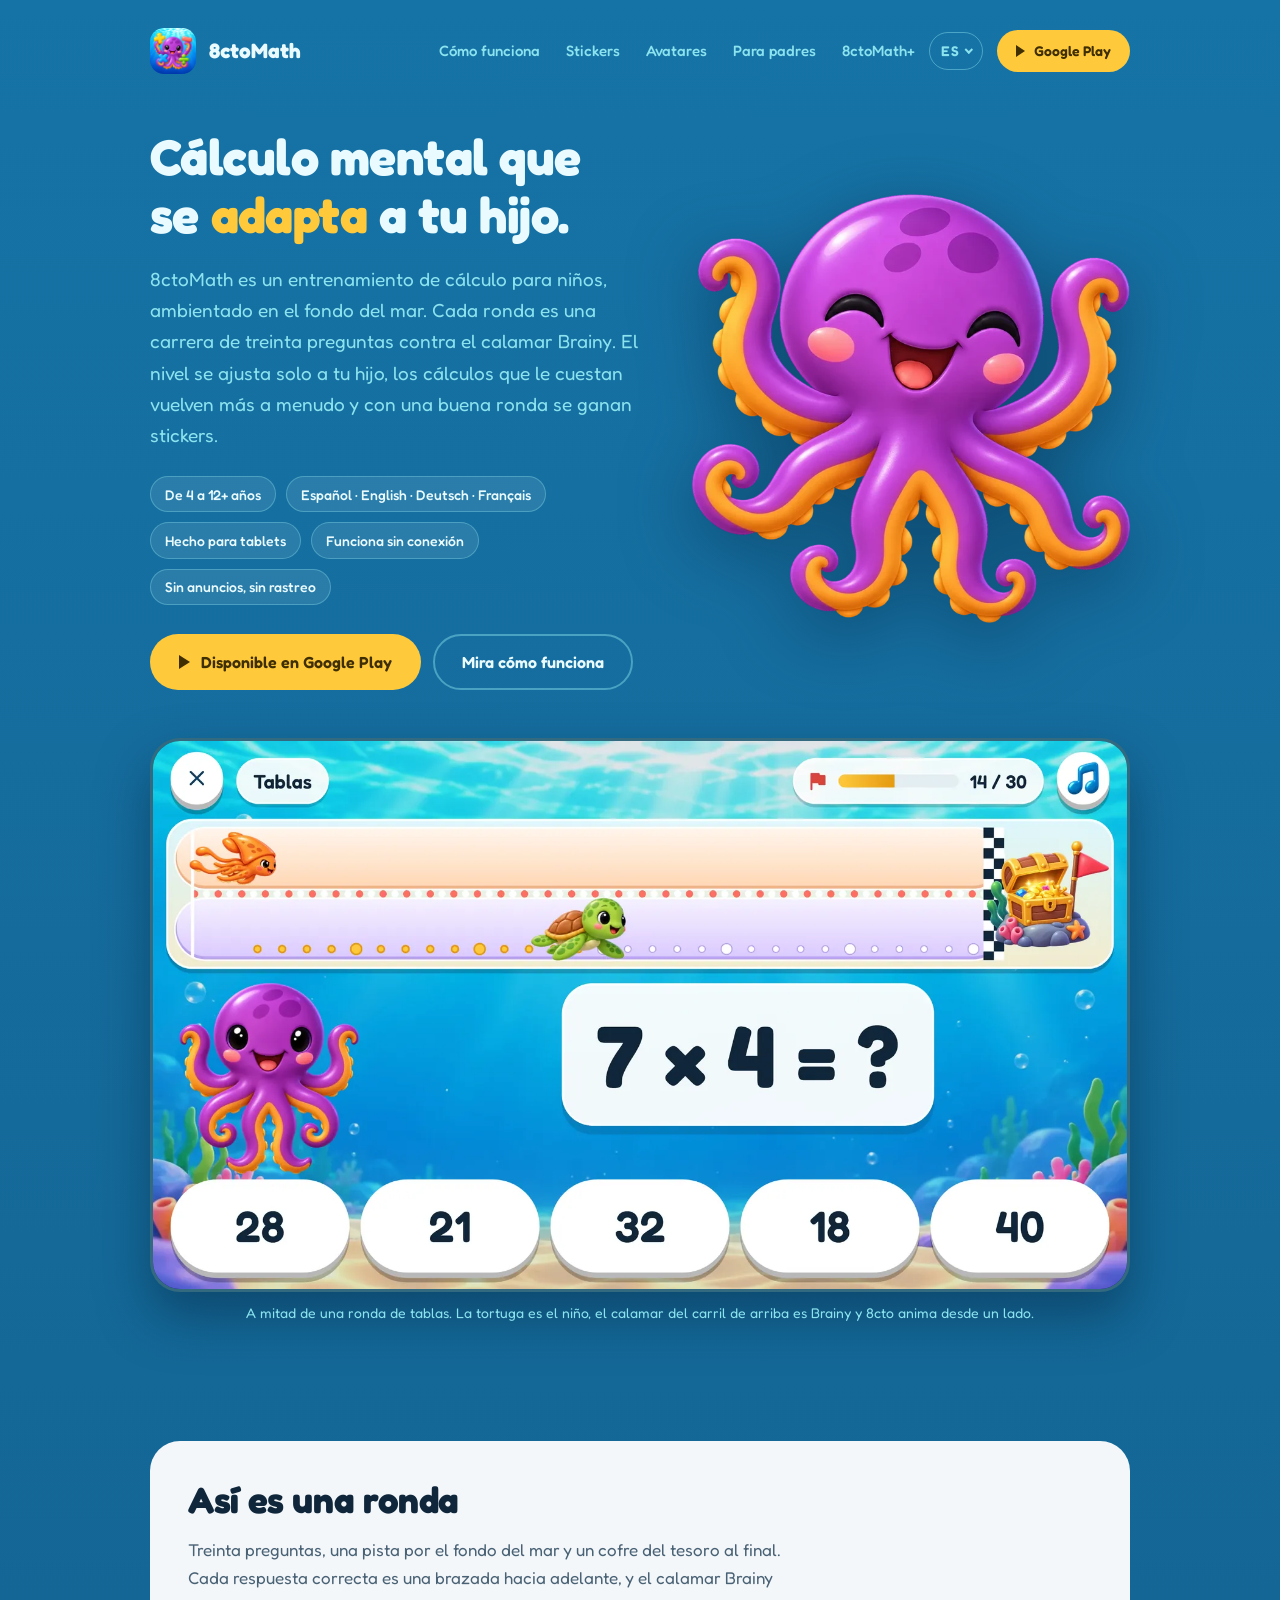
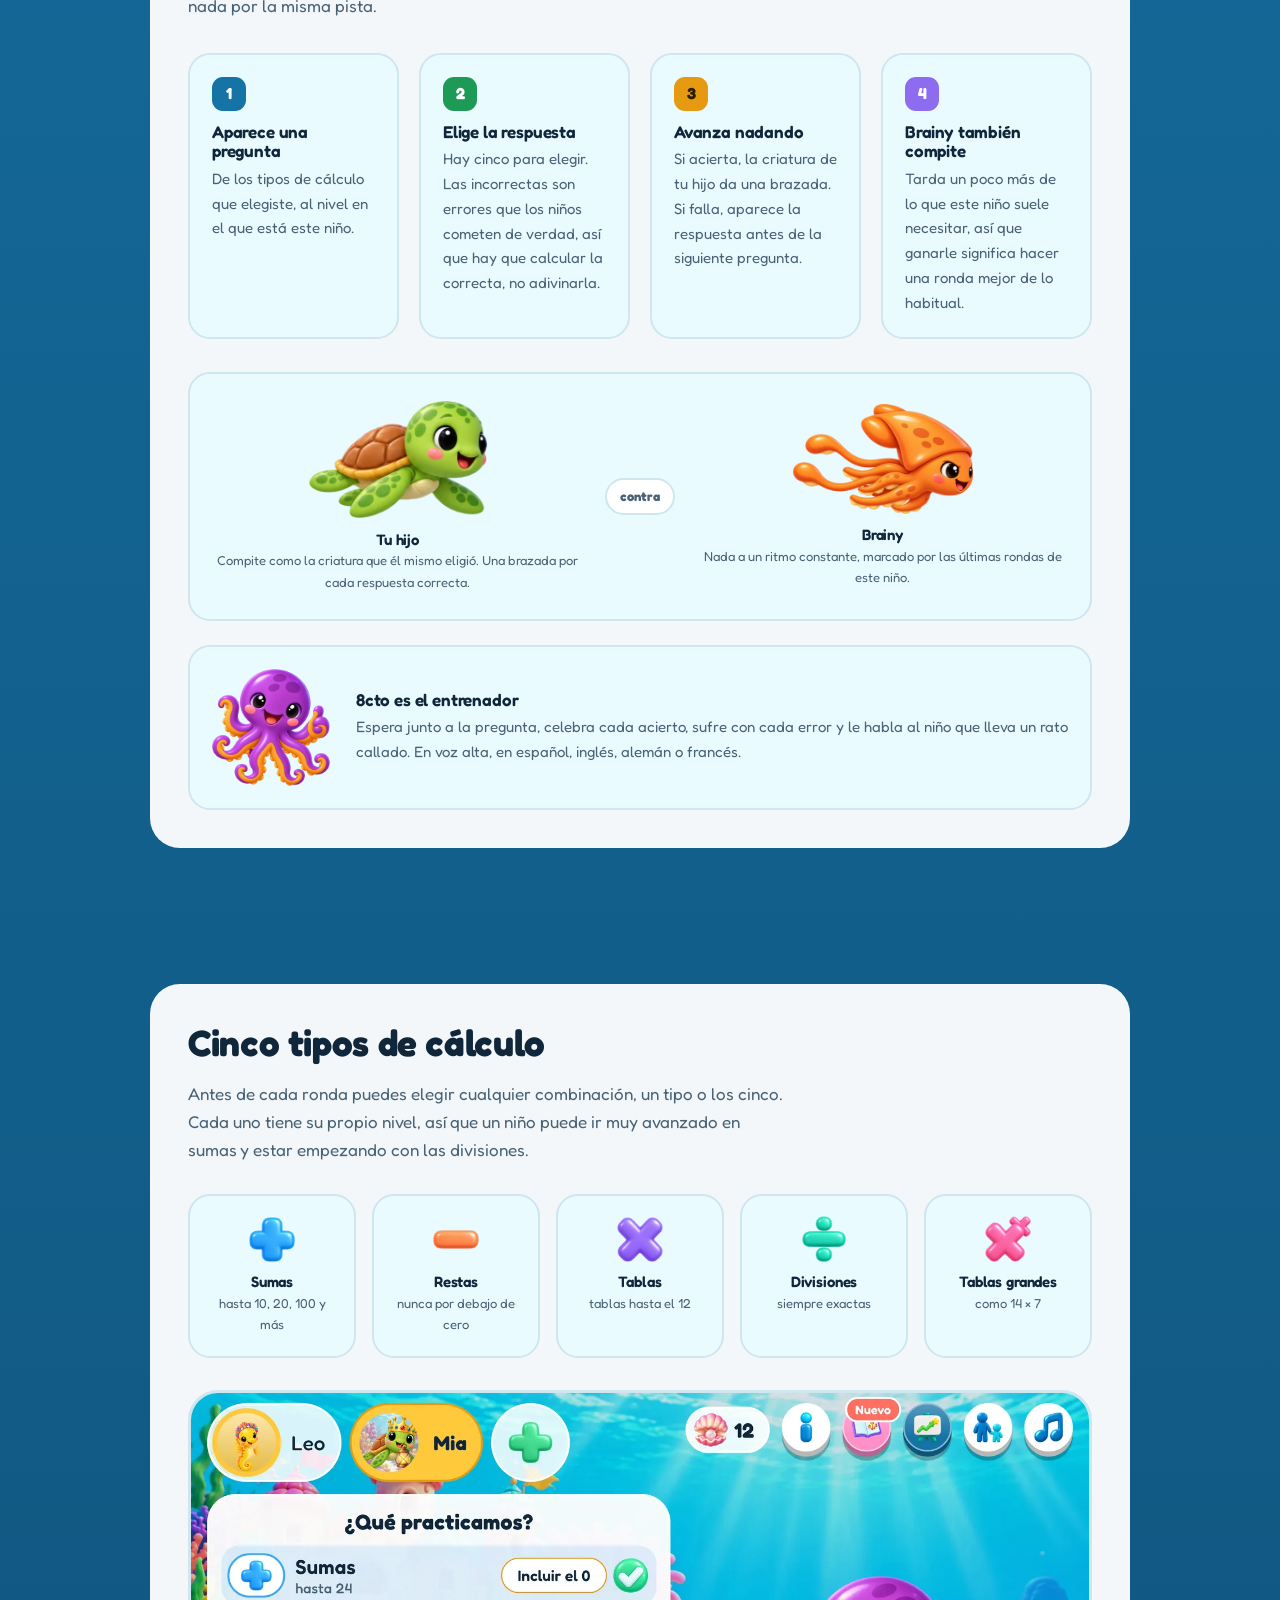
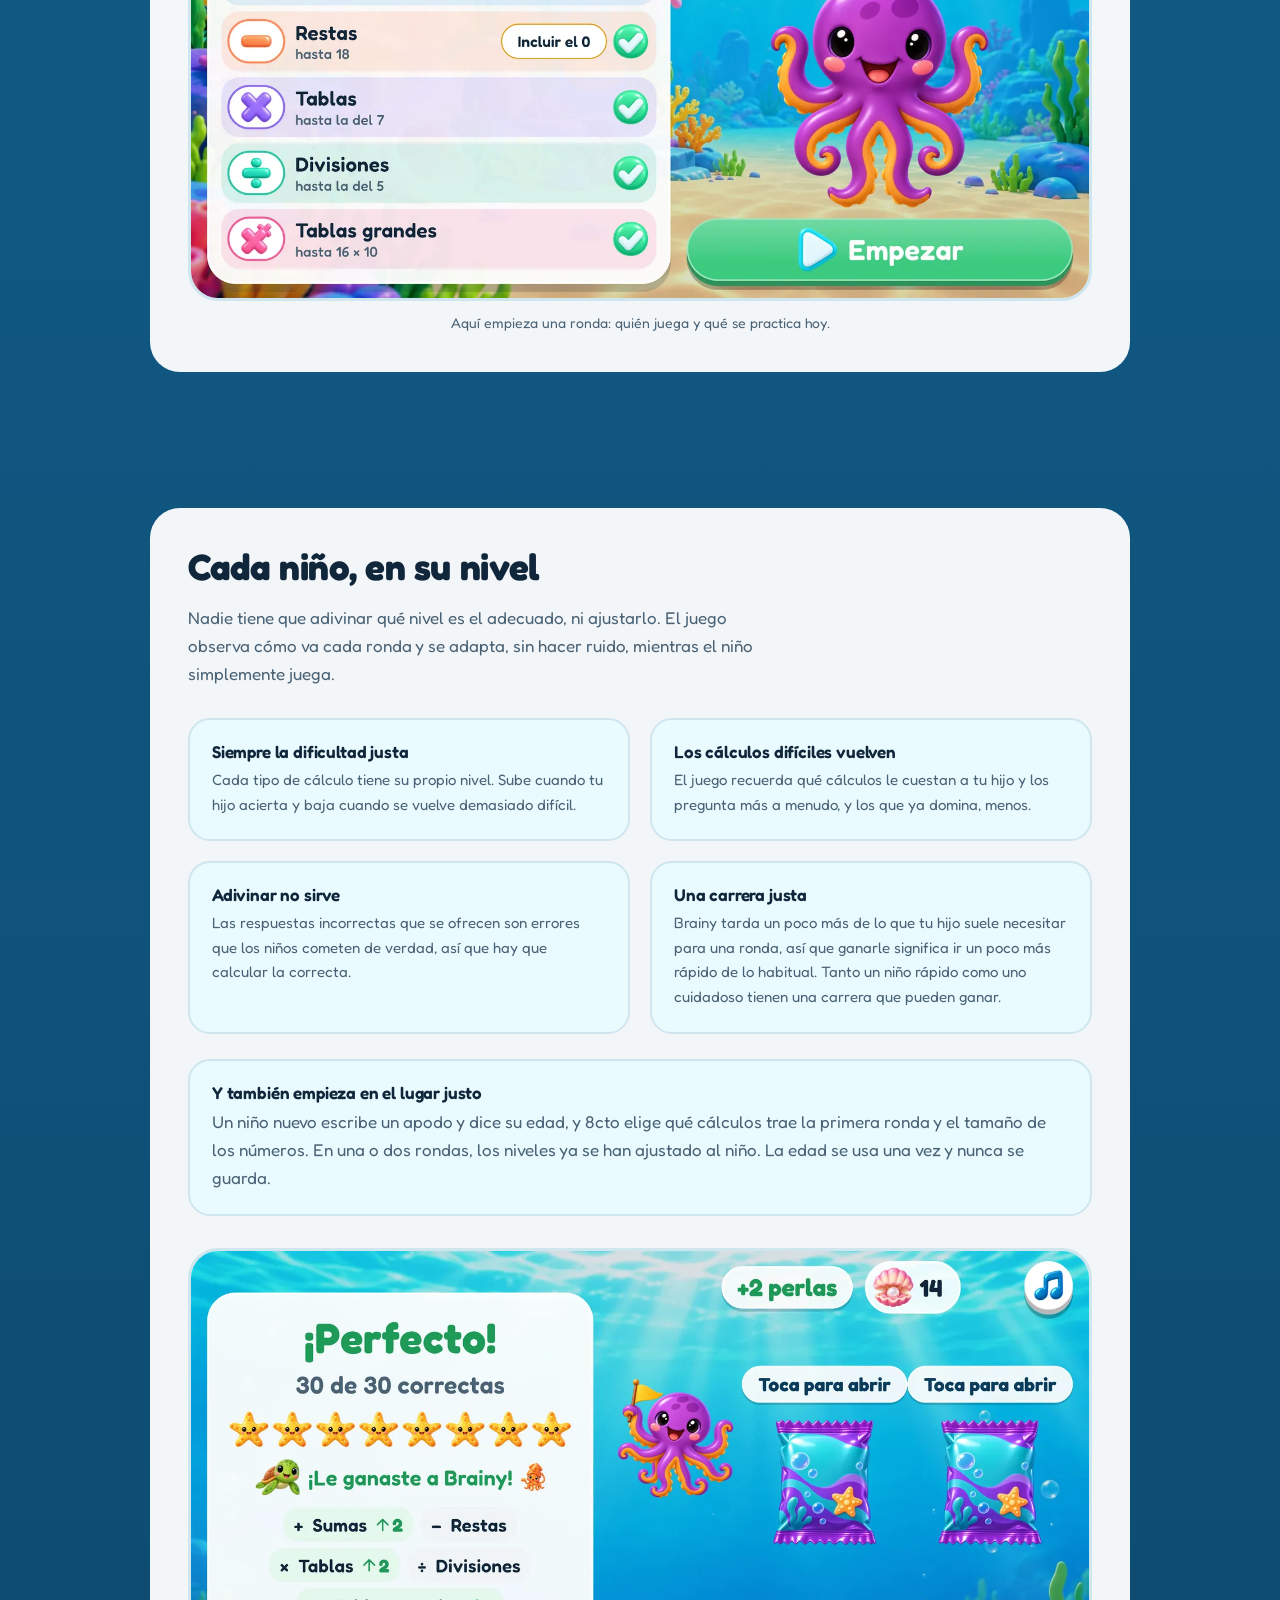
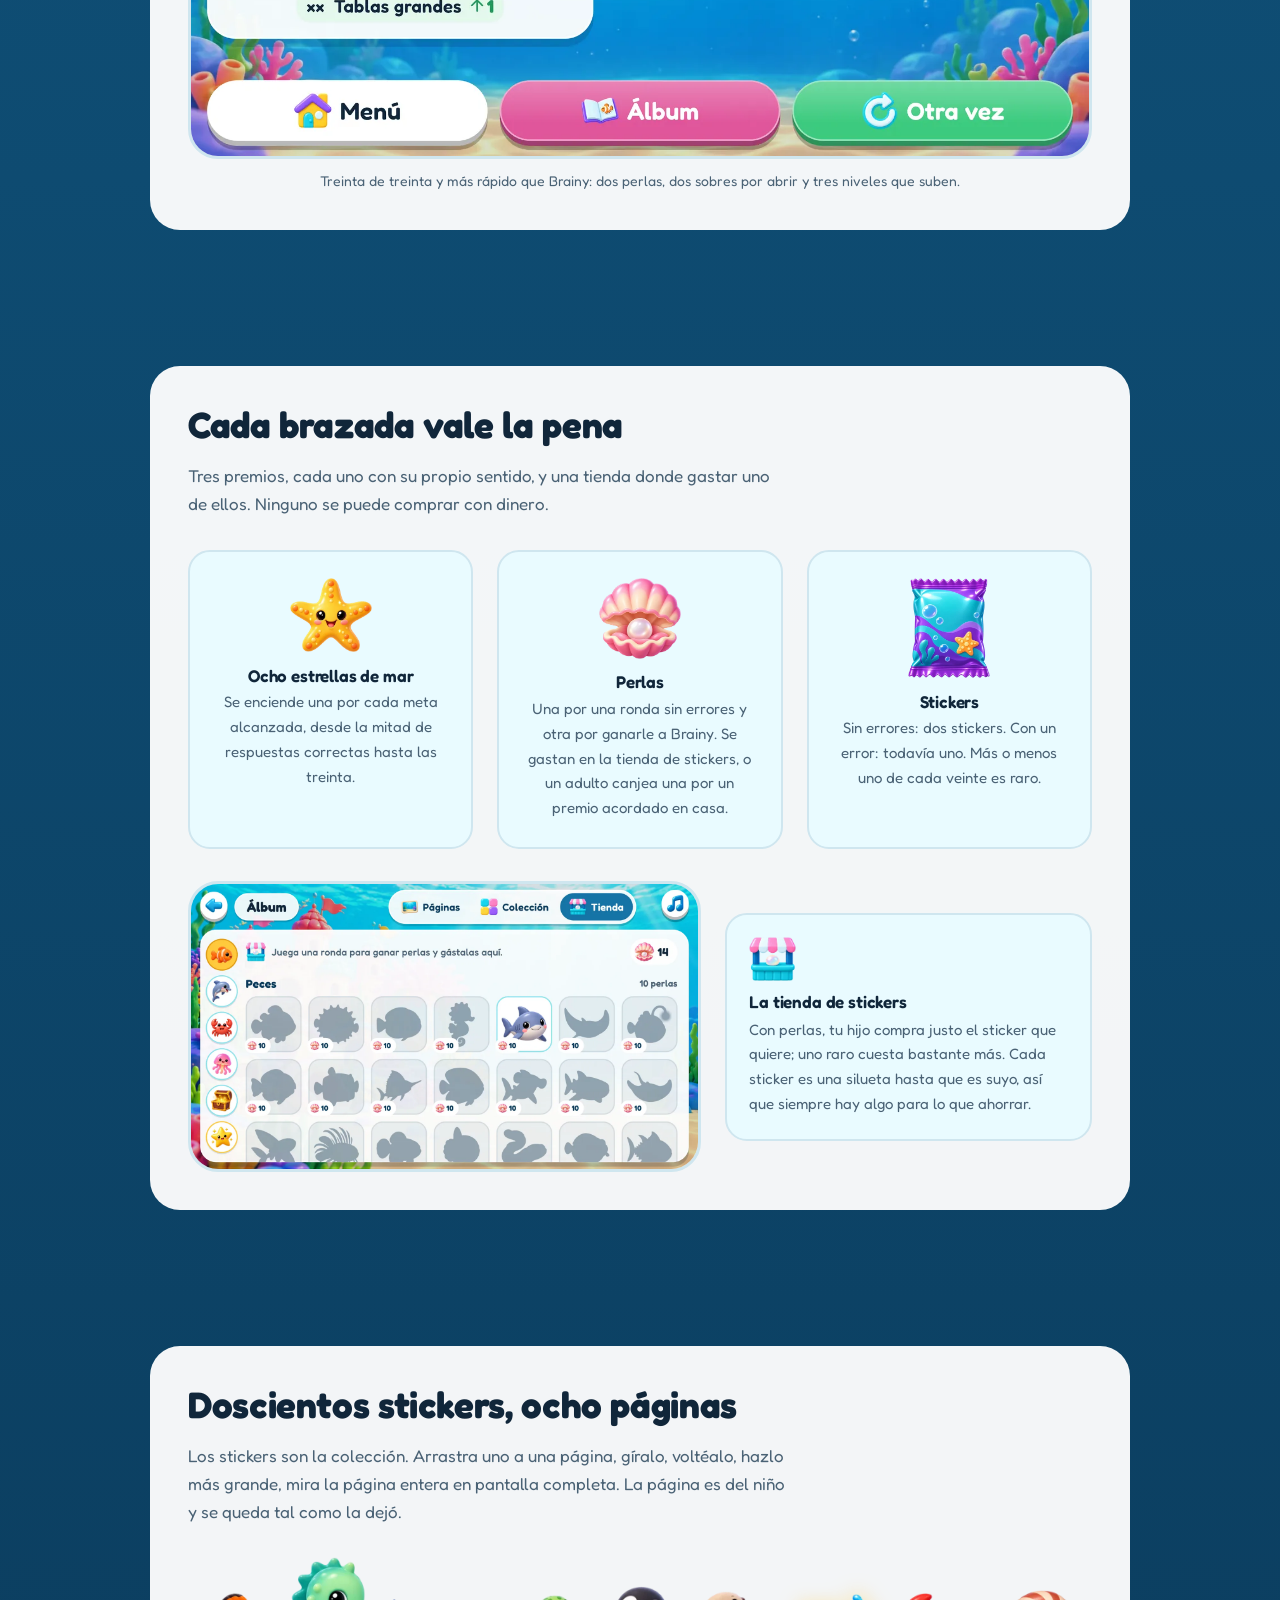
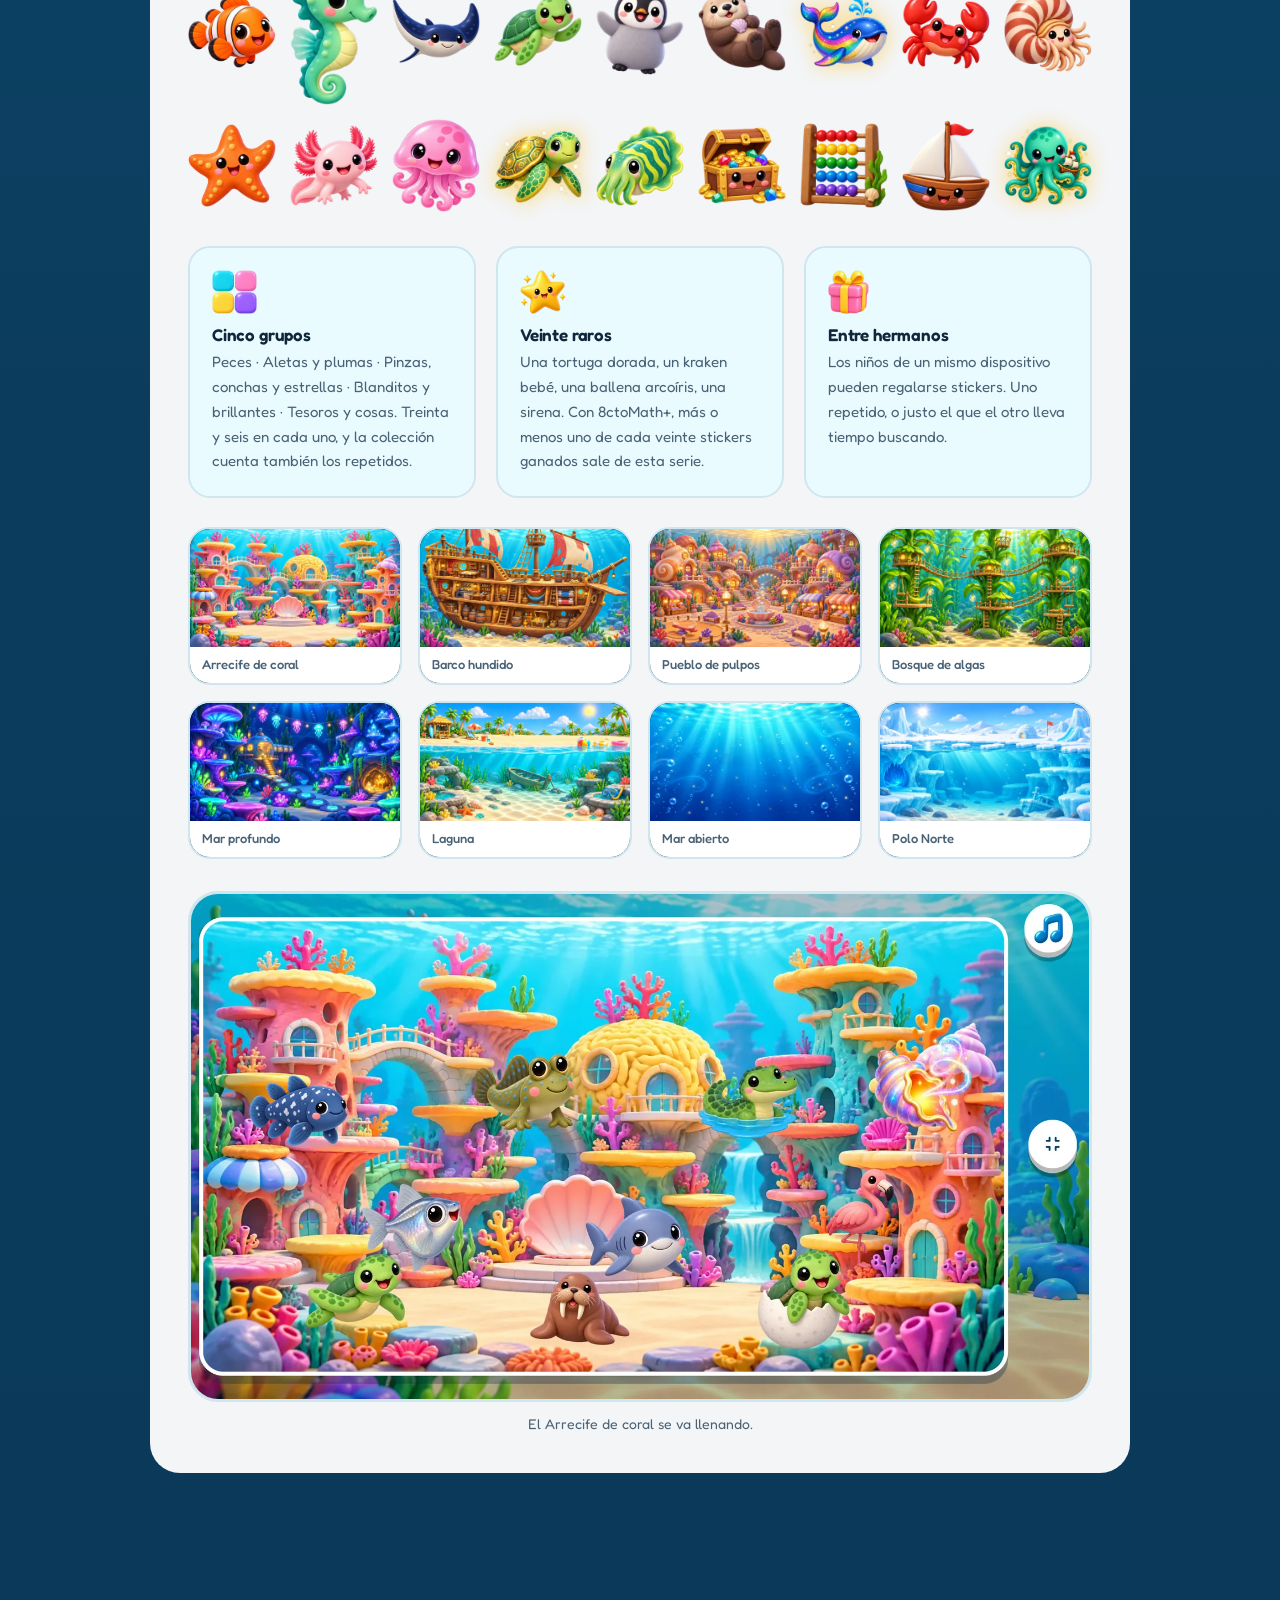
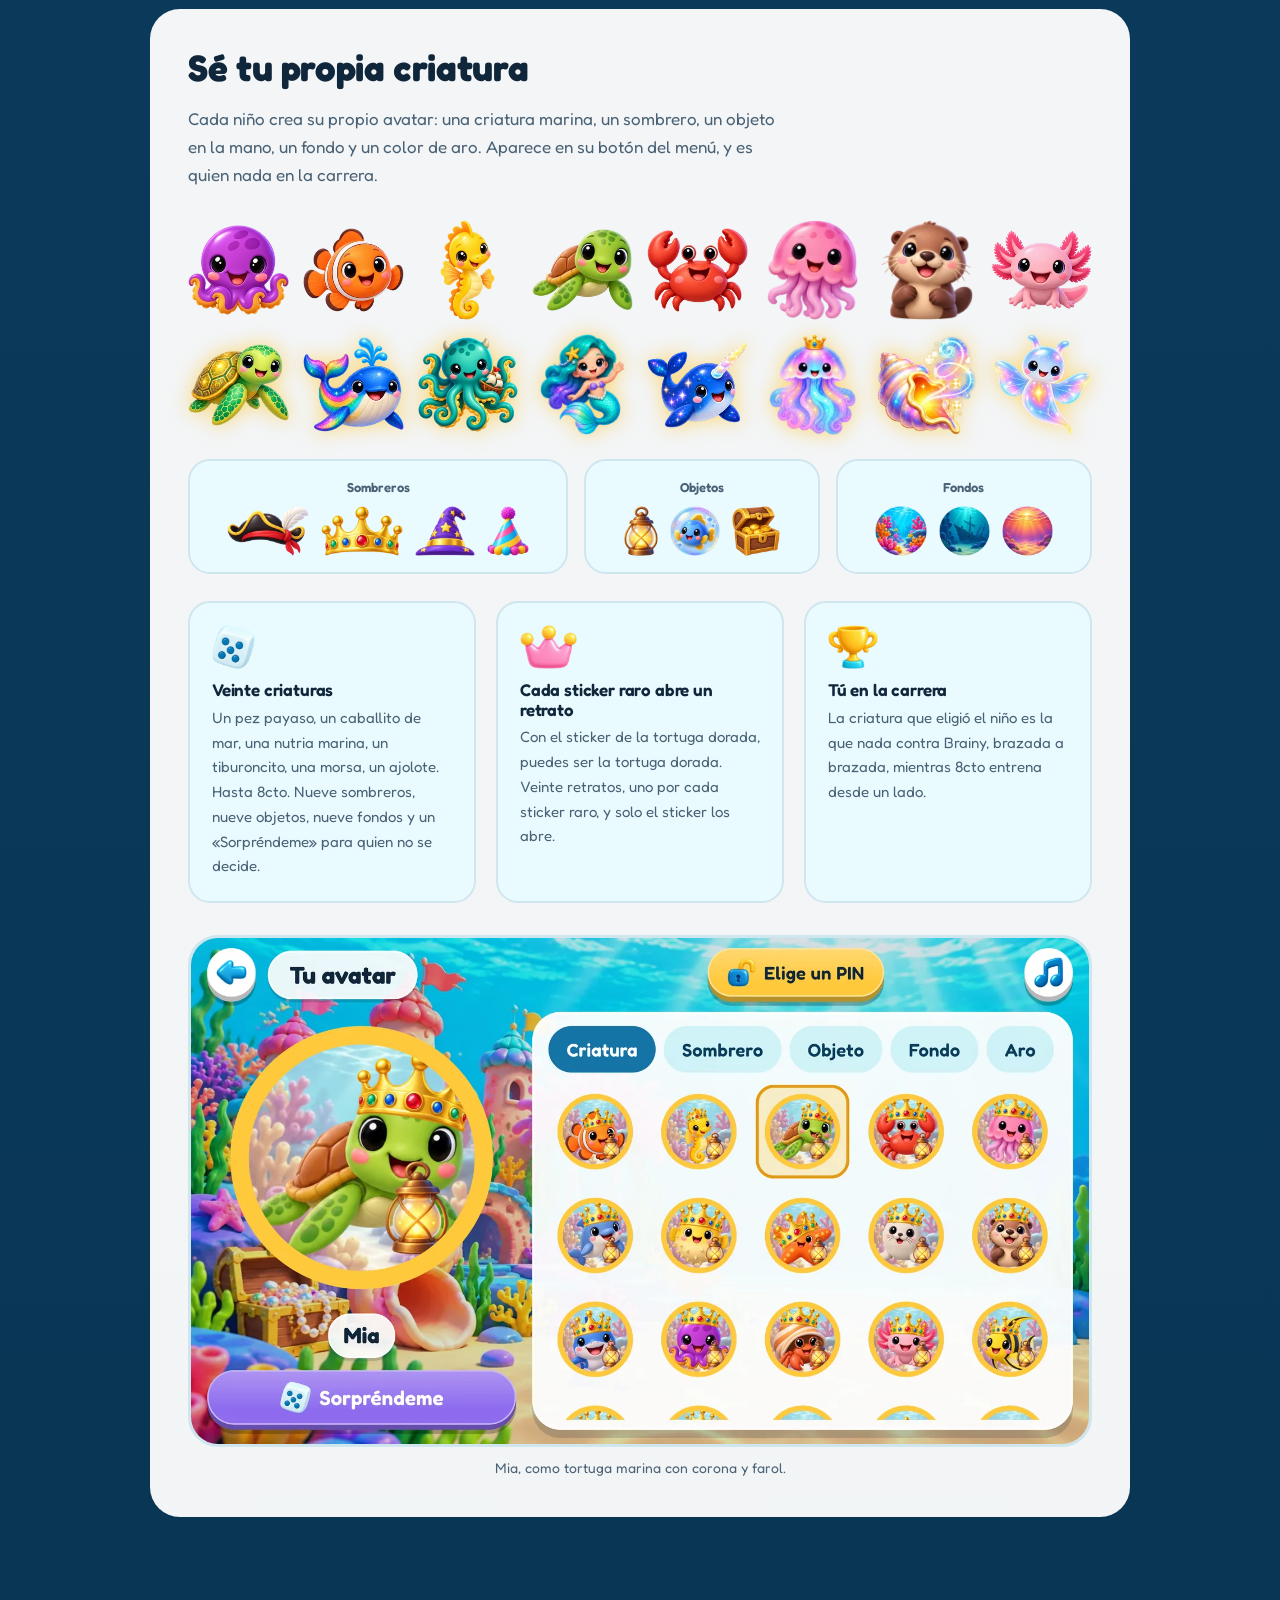
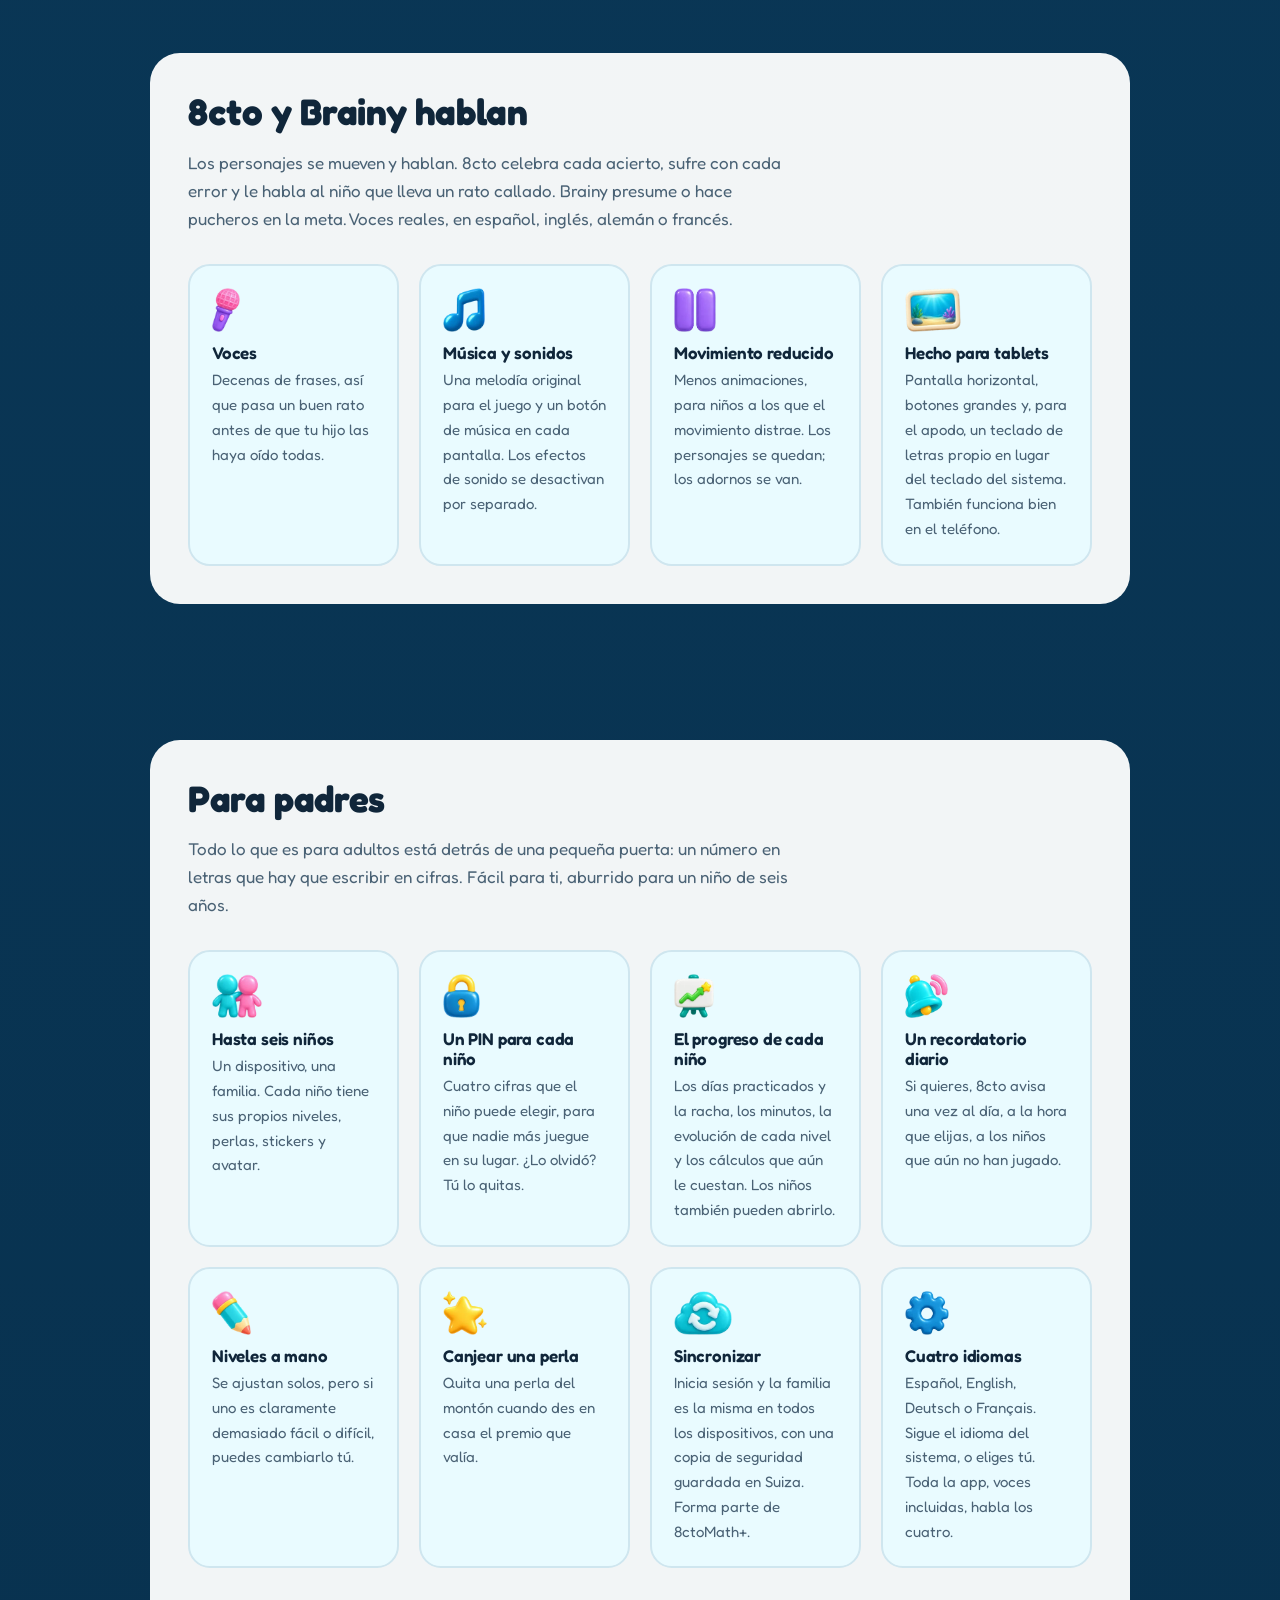
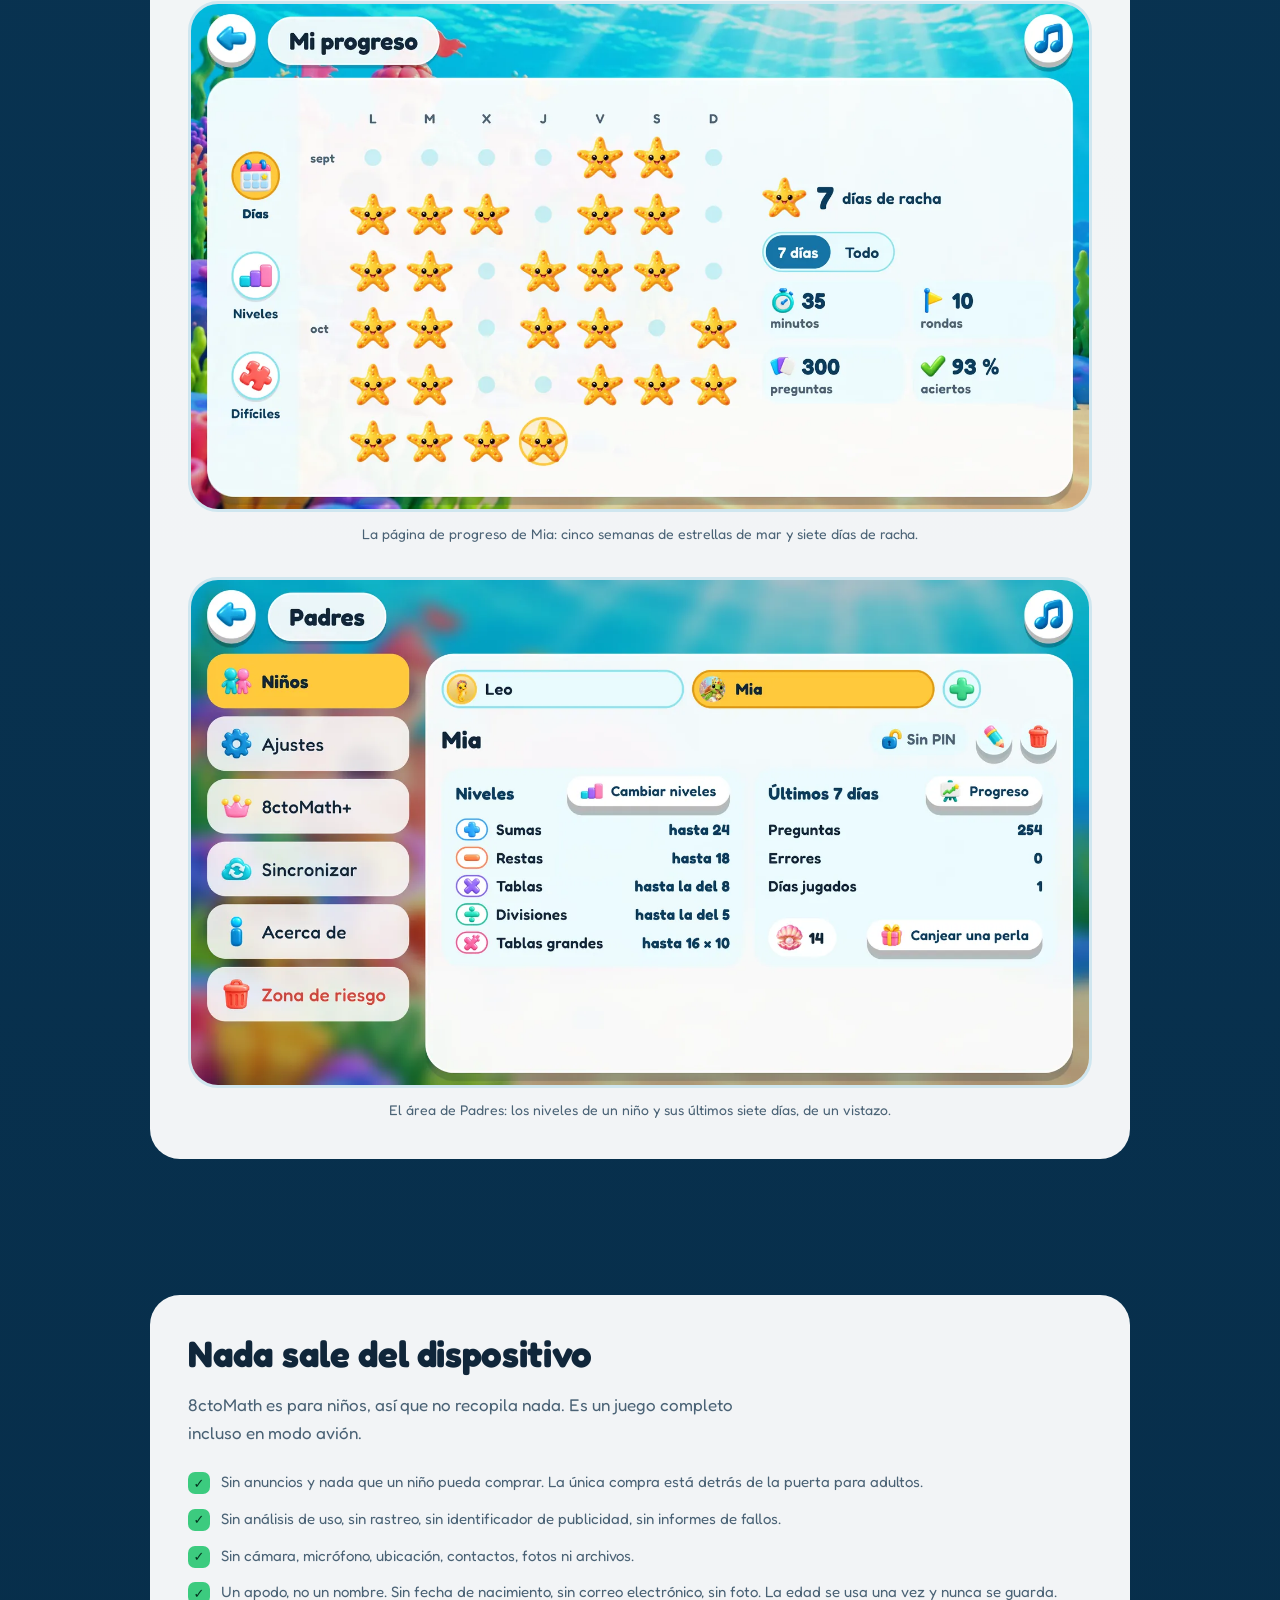
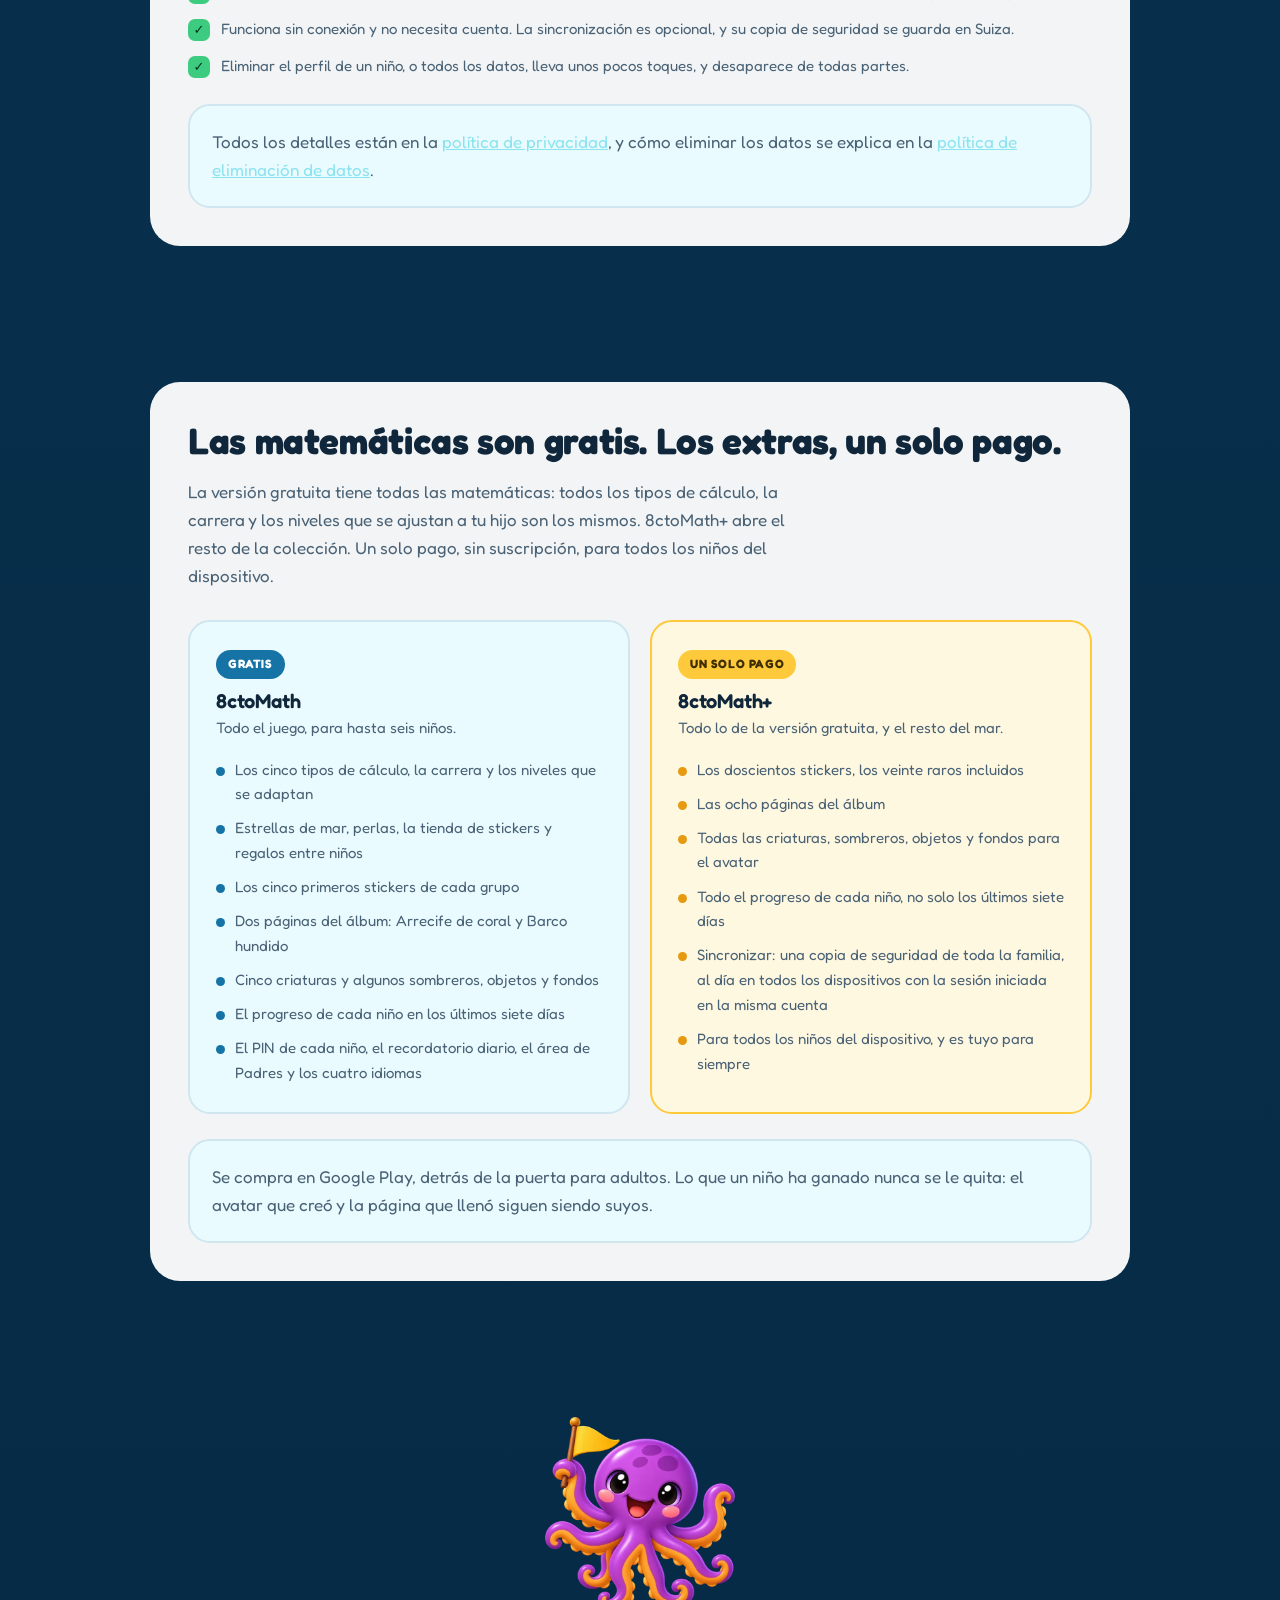
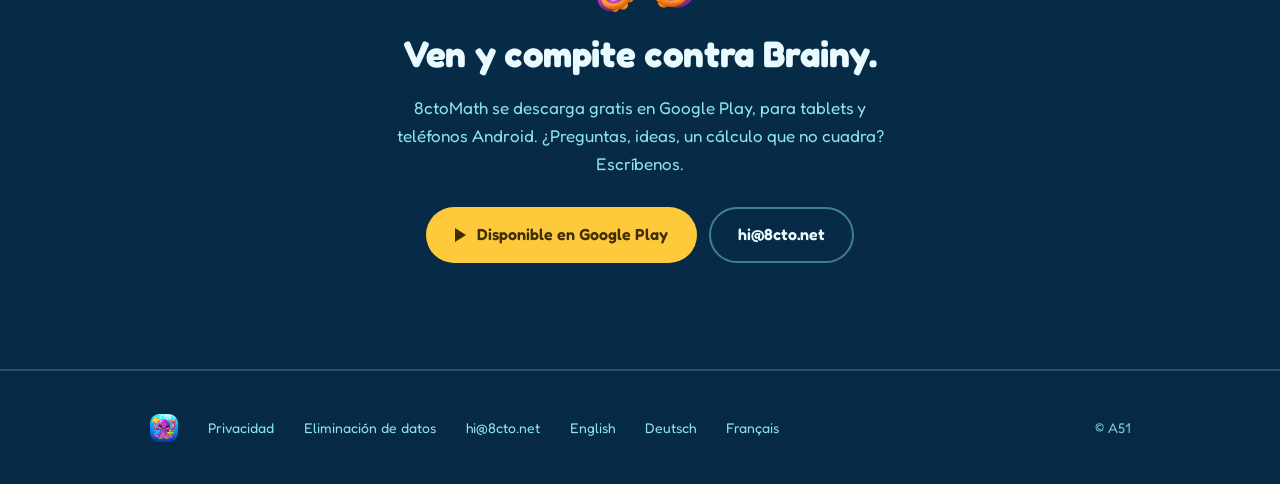
<file: es/index.html>
<!DOCTYPE html>
<html lang="es">
<head>
<meta charset="utf-8">
<meta name="viewport" content="width=device-width, initial-scale=1">
<title>8ctoMath — Cálculo mental que se adapta a tu hijo</title>
<meta name="description" content="Cálculo mental para niños de 4 a 12 años, ambientado en el fondo del mar. Cada ronda es una carrera de treinta preguntas contra el calamar Brainy: el nivel se ajusta solo a cada niño, los cálculos difíciles vuelven y con una buena ronda se ganan stickers. Sin anuncios, sin rastreo, funciona sin conexión. En español, inglés, alemán y francés.">
<meta name="theme-color" content="#0B3C5D">
<meta name="color-scheme" content="dark light">
<meta property="og:title" content="8ctoMath — Cálculo mental que se adapta a tu hijo">
<meta property="og:description" content="Treinta preguntas, una carrera contra Brainy y stickers como premio a una buena ronda. El nivel se ajusta solo a cada niño, y los cálculos que le cuestan vuelven más a menudo. Sin anuncios, sin rastreo, funciona sin conexión.">
<meta property="og:type" content="website">
<meta property="og:url" content="https://8cto.net/es/">
<meta property="og:image" content="https://8cto.net/img/og-es.png">
<meta property="og:image:width" content="1200">
<meta property="og:image:height" content="630">
<meta property="og:locale" content="es_ES">
<meta property="og:locale:alternate" content="en_GB">
<meta property="og:locale:alternate" content="de_CH">
<meta property="og:locale:alternate" content="fr_FR">
<meta name="twitter:card" content="summary_large_image">
<link rel="canonical" href="https://8cto.net/es/">
<link rel="alternate" hreflang="en" href="https://8cto.net/">
<link rel="alternate" hreflang="de" href="https://8cto.net/de/">
<link rel="alternate" hreflang="es" href="https://8cto.net/es/">
<link rel="alternate" hreflang="fr" href="https://8cto.net/fr/">
<link rel="alternate" hreflang="x-default" href="https://8cto.net/">
<link rel="icon" href="../favicon.ico" sizes="any">
<link rel="icon" href="../favicon-192.png" type="image/png" sizes="192x192">
<link rel="apple-touch-icon" href="../apple-touch-icon.png">
<script type="application/ld+json">
{
  "@context": "https://schema.org",
  "@type": "MobileApplication",
  "name": "8ctoMath",
  "alternateName": "8ctoMath - Cálculo mental",
  "description": "Matemáticas para niños: cálculo mental a su medida, con stickers y sin anuncios.",
  "operatingSystem": "ANDROID",
  "applicationCategory": "EducationalApplication",
  "url": "https://8cto.net/es/",
  "downloadUrl": "https://play.google.com/store/apps/details?id=io.a51.octomath",
  "sameAs": ["https://play.google.com/store/apps/details?id=io.a51.octomath"],
  "image": "https://8cto.net/img/og-es.png",
  "inLanguage": ["es", "en", "de", "fr"],
  "offers": {"@type": "Offer", "price": "0", "priceCurrency": "EUR"},
  "publisher": {"@type": "Organization", "name": "A51", "url": "https://a51.io"}
}
</script>
<style>
/* 8ctoMath — 8cto.net
   Colour and type come from the app's own design system (lib/ui/theme.dart,
   `abstract final class Sea`), so the site reads as part of the game: a deep
   sea behind foam-white cards, kelp green for right and coral for wrong, sun
   yellow as the one "act" accent, and everything rounded to sit with
   Fredoka's rounded face.

   Fredoka is self-hosted rather than fetched from Google's CDN — the legal
   pages next door are privacy pages, and one font origin for the whole site
   keeps it that way. It is the very file the app bundles, as woff2.

   The app offers "calm motion" for children who find animation distracting;
   the site honours prefers-reduced-motion for the same reason. */

@font-face{
  font-family:'Fredoka';
  src:url('../fonts/Fredoka.woff2') format('woff2-variations');
  font-weight:300 700;
  font-style:normal; font-display:swap;
}

:root{
  /* Sea, verbatim */
  --abyss:#062A45;
  --deep:#0B3C5D;
  --sea:#1673A6;
  --lagoon:#2EC4D6;
  --shallow:#8BE3EE;
  --foam:#E9FBFF;
  --sand:#FFE9B8;
  --sun:#FFC93C;
  --sun-deep:#E59A12;
  --kelp:#3CCB7F;
  --kelp-deep:#1E9A57;
  --coral:#FF6F61;
  --coral-deep:#D9443A;
  --purple:#8E6CEF;
  --pink:#FF8FC7;
  --ink:#10263A;
  --ink-soft:#4A6275;

  --r-chip:12px;
  --r-tile:22px;
  --r-sheet:30px;
  --line:#CFE6EF;
}

*{margin:0;padding:0;box-sizing:border-box}
html{scroll-behavior:smooth}
@media (prefers-reduced-motion:reduce){
  html{scroll-behavior:auto}
  *{animation:none!important;transition:none!important}
}

/* The app's scaffold is Sea.deep; the page sinks towards the abyss as you
   read down it. The gradient is sized to the document rather than fixed to
   the viewport — fixed would restart it on every screenful, and costs the
   compositor a repaint per scrolled frame. */
html{background:var(--abyss)}
body{
  background:linear-gradient(180deg,var(--sea) 0%,var(--deep) 46%,var(--abyss) 100%) no-repeat;
  background-color:var(--deep);
  color:var(--foam);
  font-family:'Fredoka',system-ui,-apple-system,"Segoe UI",Roboto,sans-serif;
  font-weight:400;
  font-size:17px;
  line-height:1.65;
  -webkit-font-smoothing:antialiased;
}

img{display:block;max-width:100%;height:auto}
a{color:var(--shallow)}
a:focus-visible{outline:3px solid var(--sun);outline-offset:3px;border-radius:var(--r-chip)}

.wrap{max-width:1060px;margin-inline:auto;padding-inline:clamp(20px,5vw,40px)}
section{padding-block:clamp(38px,6vw,68px)}

h1,h2,h3{font-weight:700;line-height:1.15;letter-spacing:-.01em;-webkit-hyphens:auto;hyphens:auto;overflow-wrap:break-word}
h2{font-size:clamp(1.6rem,4vw,2.3rem)}
h3{font-size:1.0625rem;font-weight:600}
.lede{color:var(--shallow);max-width:60ch;margin-top:.9em;font-size:1.0625rem}

/* ---------- header ---------- */
.top{display:flex;align-items:center;gap:14px;padding-block:clamp(18px,3vw,28px)}
.top .home{display:flex;align-items:center;gap:13px;text-decoration:none;color:inherit}
.top img{width:46px;height:46px;border-radius:14px}
.top .name{font-weight:700;font-size:1.3rem}
.top nav{margin-left:auto;display:flex;align-items:center;gap:clamp(12px,2.4vw,26px)}
/* padding-block keeps the tap target comfortable on a phone, where these
   are the only navigation there is. */
.top nav a{color:var(--shallow);text-decoration:none;font-size:.9375rem;font-weight:500;white-space:nowrap;
           display:inline-block;padding-block:.62em}
.top nav a:hover{color:#fff;text-decoration:underline}
/* Two anchors drop out first; below that the nav goes entirely. The page is
   a single column to scroll, so nothing is actually out of reach, and the
   labels would wrap if they were kept (Spanish and French run long). */
@media (max-width:960px){.top nav a.hide-s{display:none}}
@media (max-width:720px){.top nav{display:none}}
/* The store link stays when the nav goes: it is the one thing in the header
   a phone visitor is likely to want. */
.top .btn-play{flex:none}
@media (max-width:720px){.top .btn-play{margin-left:auto}}
/* The language switcher: this page's language as two letters beside the
   store pill, opening a short list of all four. It is a <details>, so it
   opens and its links work with no script at all; the few lines at the end
   of the page only close it on a click elsewhere or Escape. The page you
   are on is in the list, ticked, but not a link. On a 320 px phone the
   switcher goes; the footer has every language too. */
.top .lang{flex:none;position:relative}
.top .lang summary{
  display:flex;align-items:center;gap:.45em;cursor:pointer;list-style:none;
  color:var(--shallow);font-weight:600;font-size:.875rem;letter-spacing:.04em;
  padding:.45em .8em;border:1.5px solid rgba(139,227,238,.45);border-radius:999px;
  -webkit-user-select:none;user-select:none;
}
.top .lang summary::-webkit-details-marker{display:none}
.top .lang summary:hover,.top .lang[open] summary{color:#fff;border-color:var(--shallow)}
.top .lang summary:focus-visible{outline:3px solid var(--sun);outline-offset:3px}
.top .lang .chev{width:.4em;height:.4em;border:solid currentColor;border-width:0 2px 2px 0;
  transform:translateY(-.1em) rotate(45deg)}
.top .lang[open] .chev{transform:translateY(.12em) rotate(-135deg)}
.top .lang ul{
  position:absolute;z-index:20;top:calc(100% + 8px);right:0;
  min-width:9.5em;max-width:calc(100vw - 32px);list-style:none;padding:6px;
  background:#fff;border-radius:18px;box-shadow:0 16px 36px rgba(6,42,69,.5);
}
.top .lang li > *{
  display:flex;align-items:center;justify-content:space-between;gap:.8em;
  padding:.45em .85em;border-radius:var(--r-chip);white-space:nowrap;
  color:var(--ink);text-decoration:none;font-size:.9375rem;font-weight:500;
}
.top .lang li a:hover{background:var(--foam);color:var(--sea)}
.top .lang li a:focus-visible{outline:3px solid var(--sea);outline-offset:-3px}
.top .lang li [aria-current]{background:var(--foam);color:var(--sea);font-weight:600}
.top .lang li [aria-current]::after{content:"";flex:none;width:.32em;height:.62em;
  border:solid currentColor;border-width:0 2px 2px 0;transform:translateY(-.1em) rotate(45deg)}
@media (max-width:720px){.top .lang{margin-left:auto}.top .lang ~ .btn-play{margin-left:0}}
/* A 320 px phone fits logo, name and pill only a size down. */
@media (max-width:380px){
  .top,.top .home{gap:10px}
  .top img{width:40px;height:40px;border-radius:12px}
  .top .name{font-size:1.15rem}
  .top .btn-play{font-size:.8125rem;padding:.5em 1em;gap:.5em}
  .top .lang{display:none}
  .top .lang ~ .btn-play{margin-left:auto}
}

/* ---------- hero ---------- */
.hero{display:grid;grid-template-columns:1.06fr .94fr;gap:clamp(20px,4vw,48px);align-items:center;
      padding-block:clamp(10px,2vw,26px) clamp(30px,4vw,48px)}
/* text-wrap:balance evens the lines out; without it the last word drops to
   a line of its own. */
.hero h1{font-size:clamp(2rem,5.2vw,3.15rem);text-wrap:balance}
.hero h1 .sun{color:var(--sun)}
.hero p{color:var(--shallow);margin-top:1em;font-size:clamp(1rem,1.6vw,1.1875rem);max-width:46ch}
.hero .art img{width:100%;max-width:440px;margin-inline:auto;
  filter:drop-shadow(0 18px 34px rgba(6,42,69,.5))}
@media (max-width:820px){
  .hero{grid-template-columns:1fr;text-align:center}
  .hero p{margin-inline:auto}
  .hero .art{order:-1}
  .hero .art img{max-width:300px}
}
/* On a phone the art comes first, so keep it small enough that the headline
   is on screen with it. */
@media (max-width:560px){.hero .art img{max-width:210px}}

/* Row of plain facts under the hero headline. */
.facts{display:flex;flex-wrap:wrap;gap:10px;margin-top:1.5em}
.facts span{
  background:rgba(233,251,255,.1);border:1.5px solid rgba(139,227,238,.34);
  color:var(--foam);border-radius:999px;padding:.4em 1em;font-size:.875rem;font-weight:500;
}
@media (max-width:820px){.facts{justify-content:center}}

/* ---------- buttons ---------- */
.btn{
  display:inline-block;text-decoration:none;font-weight:600;font-size:1rem;
  border-radius:999px;padding:.8em 1.7em;border:2px solid transparent;
}
.btn-sun{background:var(--sun);color:#3F2E00}
.btn-sun:hover{background:var(--sun-deep);color:#2A1E00}
.btn-ghost{border-color:rgba(139,227,238,.45);color:var(--foam)}
.btn-ghost:hover{border-color:var(--shallow);background:rgba(233,251,255,.08)}
.cta-row{display:flex;flex-wrap:wrap;gap:12px;margin-top:1.7em;align-items:center}
@media (max-width:820px){.cta-row{justify-content:center}}

/* The store button. The triangle is drawn in CSS, as on qizu.net and
   zoevo.io, rather than Google's badge artwork. */
.btn-play{display:inline-flex;align-items:center;gap:.65em}
.btn-play .tri{width:0;height:0;border-left:.7em solid currentColor;
  border-top:.44em solid transparent;border-bottom:.44em solid transparent}
.btn-sm{font-size:.875rem;padding:.55em 1.2em}

/* ---------- cards ---------- */
.card{
  /* Sea.card is 0xF2FFFFFF — white at 95%. */
  background:rgba(255,255,255,.95);
  color:var(--ink);
  border-radius:var(--r-sheet);
  padding:clamp(22px,3.6vw,38px);
}
.card h2,.card h3{color:var(--ink)}
.card p{color:var(--ink-soft)}
.card .lede{color:var(--ink-soft)}

.grid{display:grid;gap:clamp(14px,2vw,20px)}
.g2{grid-template-columns:repeat(2,1fr)}
.g3{grid-template-columns:repeat(3,1fr)}
.g4{grid-template-columns:repeat(4,1fr)}
@media (max-width:900px){.g3,.g4{grid-template-columns:repeat(2,1fr)}}
@media (max-width:600px){.g2,.g3,.g4{grid-template-columns:1fr}}

/* A tile inside a white card. */
.tile{
  background:var(--foam);border:2px solid var(--line);
  border-radius:var(--r-tile);padding:clamp(16px,2.4vw,22px);
}
.tile h3{margin-bottom:.35em}
.tile p{font-size:.9375rem;margin:0}
.tile .num{
  display:inline-flex;align-items:center;justify-content:center;
  width:34px;height:34px;border-radius:11px;margin-bottom:.7em;
  font-weight:700;font-size:1rem;background:var(--sea);color:#fff;
}
.tile.kelp .num{background:var(--kelp-deep)}
.tile.sun  .num{background:var(--sun-deep);color:#2A1E00}
.tile.purple .num{background:var(--purple)}
/* One of the app's own button pictures at the top of a tile. They are the
   icons the child taps, so a parent recognises them on the screen. */
.tile .ico{height:44px;width:auto;margin-bottom:.65em}

/* The five kinds of calculation. */
.ops{display:grid;grid-template-columns:repeat(5,1fr);gap:clamp(10px,1.6vw,16px);margin-top:1.8em}
@media (max-width:860px){.ops{grid-template-columns:repeat(2,1fr)}}
@media (max-width:460px){.ops{grid-template-columns:1fr}}
.op{
  background:var(--foam);border:2px solid var(--line);border-radius:var(--r-tile);
  padding:clamp(14px,2vw,20px);text-align:center;
}
/* Boxed square rather than sized by height: the minus is a flat, wide glyph
   and would come out twice the width of the others otherwise. */
.op img{width:46px;height:46px;object-fit:contain;margin:0 auto .6em}
.op h3{font-size:.9375rem;margin-bottom:.2em}
.op p{font-size:.8125rem;margin:0;color:var(--ink-soft)}

/* The two in the water, before the off. */
.racers{
  display:grid;grid-template-columns:1fr auto 1fr;gap:clamp(10px,2.4vw,26px);
  align-items:center;margin-top:1.9em;
  background:var(--foam);border:2px solid var(--line);
  border-radius:var(--r-tile);padding:clamp(18px,2.8vw,26px);
}
.racer{text-align:center}
.racer img{width:min(180px,100%);margin:0 auto .7em}
.racer h3{font-size:.9375rem;margin-bottom:.15em}
.racer p{font-size:.8125rem;margin:0;color:var(--ink-soft)}
.versus{
  font-weight:700;font-size:.8125rem;color:var(--ink-soft);
  background:#fff;border:2px solid var(--line);border-radius:999px;
  padding:.45em 1em;white-space:nowrap;
}
@media (max-width:560px){.racers{grid-template-columns:1fr;gap:16px}}

/* And the one on the side. */
.trainer{
  display:flex;gap:clamp(14px,2.4vw,26px);align-items:center;margin-top:1.4em;
  background:var(--foam);border:2px solid var(--line);
  border-radius:var(--r-tile);padding:clamp(16px,2.4vw,22px);
}
.trainer img{width:118px;flex:none}
.trainer h3{margin-bottom:.3em}
.trainer p{font-size:.9375rem;margin:0}
@media (max-width:560px){.trainer{flex-direction:column;text-align:center}}

/* A framed screen of the game. Inside a card it sits on the card's line
   colour; on the open sea it gets a lighter rim and a shadow. */
figure{margin:0}
.screen{
  border-radius:var(--r-sheet);overflow:hidden;
  border:3px solid var(--line);
  background:var(--abyss);
}
.screen img{width:100%}
figcaption{color:var(--ink-soft);font-size:.875rem;margin-top:.7em;text-align:center}
.showcase{padding-block:0 clamp(26px,4vw,48px)}
.showcase .screen{border-color:rgba(139,227,238,.35);box-shadow:0 24px 50px rgba(6,42,69,.5)}
.showcase figcaption{color:var(--shallow)}

/* Rewards: three props side by side. */
.rewards{display:grid;grid-template-columns:repeat(3,1fr);gap:clamp(14px,2.4vw,24px);margin-top:1.9em}
@media (max-width:700px){.rewards{grid-template-columns:1fr}}
.reward{text-align:center;background:var(--foam);border:2px solid var(--line);
        border-radius:var(--r-tile);padding:clamp(18px,2.6vw,26px)}
.reward img{width:82px;margin:0 auto .8em}
.reward h3{margin-bottom:.3em}
.reward p{font-size:.9375rem;margin:0}

/* A screen beside a tile: the shop, the parents' area. */
.beside{display:grid;grid-template-columns:1.4fr 1fr;gap:clamp(14px,2.4vw,24px);align-items:center;margin-top:1.9em}
@media (max-width:760px){.beside{grid-template-columns:1fr}}

/* The sticker strip. */
.stickers{
  display:grid;grid-template-columns:repeat(9,1fr);gap:clamp(6px,1.2vw,14px);
  margin-top:1.8em;align-items:center;
}
.stickers img{width:100%}
.stickers .rare{filter:drop-shadow(0 0 10px rgba(255,201,60,.7))}
/* 18 stickers, so 9 / 6 / 3 columns all come out in whole rows. */
@media (max-width:860px){.stickers{grid-template-columns:repeat(6,1fr)}}
@media (max-width:520px){.stickers{grid-template-columns:repeat(3,1fr)}}

/* Pages of the book. */
.pages{display:grid;grid-template-columns:repeat(4,1fr);gap:clamp(10px,1.6vw,16px);margin-top:1.7em}
@media (max-width:900px){.pages{grid-template-columns:repeat(2,1fr)}}
.pages figure{border-radius:var(--r-tile);overflow:hidden;border:2px solid var(--line);background:var(--abyss)}
.pages .cap{padding:.55em .9em;font-size:.8125rem;font-weight:500;background:#fff;color:var(--ink-soft)}

/* Faces a child can be. Every picture is boxed square so a tall seahorse
   and a wide manta line up. */
.creatures{display:grid;grid-template-columns:repeat(8,1fr);gap:clamp(8px,1.4vw,14px);margin-top:1.8em}
.creatures img{width:100%;aspect-ratio:1;object-fit:contain}
.creatures .rare{filter:drop-shadow(0 0 10px rgba(255,201,60,.7))}
/* 16 faces: 8 or 4 columns come out in whole rows. */
@media (max-width:860px){.creatures{grid-template-columns:repeat(4,1fr)}}

/* Hats, things and backdrops, a few of each. One box per slot, sized to
   what is in it, so a line only ever breaks between slots and never in the
   middle of one; a box that drops to the next line stretches across it. On
   a phone the pictures shrink until the four hats fit one line. */
.parts{display:flex;flex-wrap:wrap;gap:clamp(10px,1.6vw,16px);margin-top:1.4em}
.parts .slot{
  flex:1 1 auto;text-align:center;
  background:var(--foam);border:2px solid var(--line);
  border-radius:var(--r-tile);padding:clamp(12px,1.8vw,16px) clamp(12px,2vw,18px);
}
.parts .label{display:block;font-size:.8125rem;font-weight:600;color:var(--ink-soft);margin-bottom:.6em}
.parts .row{display:flex;flex-wrap:wrap;justify-content:center;align-items:center;gap:clamp(8px,1.2vw,12px)}
.parts img{height:50px;width:auto}
@media (max-width:560px){.parts img{height:40px}.parts .row{gap:8px}}
@media (max-width:360px){.parts img{height:34px}}

/* Privacy list. */
.plist{list-style:none;margin-top:1.4em;display:grid;gap:.7em}
.plist li{display:flex;gap:.7em;align-items:flex-start;color:var(--ink-soft);font-size:.9375rem}
.plist .tick{
  flex:none;width:22px;height:22px;border-radius:7px;background:var(--kelp);
  color:#04331F;font-weight:700;font-size:.8125rem;display:grid;place-items:center;margin-top:.15em;
}

/* Free beside 8ctoMath+. */
.compare{display:grid;grid-template-columns:1fr 1fr;gap:clamp(14px,2vw,20px);margin-top:1.8em}
@media (max-width:700px){.compare{grid-template-columns:1fr}}
.plan{background:var(--foam);border:2px solid var(--line);border-radius:var(--r-tile);padding:clamp(18px,2.6vw,26px)}
.plan.plus{border-color:var(--sun);background:#FFF8E1}
.plan .tag{
  display:inline-block;font-weight:700;font-size:.75rem;letter-spacing:.05em;text-transform:uppercase;
  border-radius:999px;padding:.4em 1em;background:var(--sea);color:#fff;margin-bottom:.9em;
}
.plan.plus .tag{background:var(--sun);color:#3F2E00}
.plan h3{font-size:1.25rem;margin-bottom:.15em}
.plan > p{font-size:.9375rem}
.plan ul{list-style:none;margin-top:1em;display:grid;gap:.55em}
.plan li{display:flex;gap:.65em;align-items:flex-start;color:var(--ink-soft);font-size:.9375rem}
.plan li::before{content:"";flex:none;width:9px;height:9px;border-radius:50%;background:var(--sea);margin-top:.6em}
.plan.plus li::before{background:var(--sun-deep)}

/* A quiet callout inside a card. */
.note{
  background:var(--foam);border:2px solid var(--line);
  border-radius:var(--r-tile);padding:clamp(16px,2.4vw,22px);margin-top:1.5em;
}
.note p{margin:0}
.note h3{margin-bottom:.3em}

/* Closing call. */
.cta{text-align:center}
.cta h2{margin-bottom:.5em}
.cta p{color:var(--shallow);max-width:52ch;margin-inline:auto}
.cta img{width:190px;margin:0 auto 1.2em}
.cta .cta-row{justify-content:center}

/* ---------- footer ---------- */
footer{
  border-top:2px solid rgba(139,227,238,.22);
  padding-block:clamp(24px,3.5vw,38px);margin-top:clamp(20px,3vw,40px);
}
footer .frow{display:flex;flex-wrap:wrap;align-items:center;gap:14px clamp(18px,3vw,30px)}
footer img{width:28px;height:28px;border-radius:9px}
footer a{color:var(--shallow);text-decoration:none;font-size:.875rem;display:inline-block;padding-block:.5em}
footer a:hover{color:#fff;text-decoration:underline}
footer .copy{margin-left:auto;color:var(--shallow);font-size:.875rem;opacity:.85}
footer .copy a{font-size:inherit}
@media (max-width:560px){footer .copy{margin-left:0;width:100%}}
</style>
</head>


<body>

<header class="wrap top">
  <a class="home" href="./">
    <img src="../img/mark.png" alt="" width="46" height="46">
    <span class="name">8ctoMath</span>
  </a>
  <nav>
    <a href="#quiz">Cómo funciona</a>
    <a href="#book" class="hide-s">Stickers</a>
    <a href="#avatars" class="hide-s">Avatares</a>
    <a href="#parents">Para padres</a>
    <a href="#plus">8ctoMath+</a>
  </nav>
  <details class="lang">
    <summary aria-label="Idioma: español">ES<span class="chev" aria-hidden="true"></span></summary>
    <ul>
      <li><a href="../" hreflang="en" lang="en">English</a></li>
      <li><a href="../de/" hreflang="de" lang="de">Deutsch</a></li>
      <li><span aria-current="page" lang="es">Español</span></li>
      <li><a href="../fr/" hreflang="fr" lang="fr">Français</a></li>
    </ul>
  </details>
  <a class="btn btn-sun btn-sm btn-play" href="https://play.google.com/store/apps/details?id=io.a51.octomath"><span class="tri" aria-hidden="true"></span>Google&nbsp;Play</a>
</header>

<main>

  <!-- ------------------------------------------------------------- hero -->
  <section class="wrap hero">
    <div>
      <h1>Cálculo mental que se <span class="sun">adapta</span> a tu hijo.</h1>
      <p>8ctoMath es un entrenamiento de cálculo para niños, ambientado en el
      fondo del mar. Cada ronda es una carrera de treinta preguntas contra el
      calamar Brainy. El nivel se ajusta solo a tu hijo, los cálculos que
      le cuestan vuelven más a menudo y con una buena ronda se ganan
      stickers.</p>
      <div class="facts">
        <span>De 4 a 12+ años</span>
        <span>Español · English · Deutsch · Français</span>
        <span>Hecho para tablets</span>
        <span>Funciona sin conexión</span>
        <span>Sin anuncios, sin rastreo</span>
      </div>
      <div class="cta-row">
        <a class="btn btn-sun btn-play" href="https://play.google.com/store/apps/details?id=io.a51.octomath"><span class="tri" aria-hidden="true"></span>Disponible en Google&nbsp;Play</a>
        <a class="btn btn-ghost" href="#quiz">Mira cómo funciona</a>
      </div>
    </div>
    <div class="art">
      <img src="../img/8cto-happy.webp" alt="8cto, un pulpo morado de tentáculos naranjas, con una gran sonrisa" width="640" height="627" fetchpriority="high">
    </div>
  </section>

  <!-- ------------------------------------------------- the game itself -->
  <section class="wrap showcase">
    <figure>
      <div class="screen">
        <img src="../img/shots/es/shot-quiz.webp" alt="Una ronda de Tablas en 8ctoMath: la pregunta 7 × 4 con cinco respuestas para elegir, encima la pista de carreras con el calamar Brainy en un carril y una tortuga en el otro, y 8cto animando desde un lado" width="1600" height="900">
      </div>
      <figcaption>A mitad de una ronda de tablas. La tortuga es el niño, el
      calamar del carril de arriba es Brainy y 8cto anima desde un
      lado.</figcaption>
    </figure>
  </section>

  <!-- ------------------------------------------------------ how a quiz goes -->
  <section class="wrap" id="quiz">
    <div class="card">
      <h2>Así es una ronda</h2>
      <p class="lede">Treinta preguntas, una pista por el fondo del mar y un
      cofre del tesoro al final. Cada respuesta correcta es una brazada hacia
      adelante, y el calamar Brainy nada por la misma pista.</p>

      <div class="grid g4" style="margin-top:1.9em">
        <div class="tile"><span class="num">1</span>
          <h3>Aparece una pregunta</h3>
          <p>De los tipos de cálculo que elegiste, al nivel en el que está
          este niño.</p></div>
        <div class="tile kelp"><span class="num">2</span>
          <h3>Elige la respuesta</h3>
          <p>Hay cinco para elegir. Las incorrectas son errores que los niños
          cometen de verdad, así que hay que calcular la correcta, no
          adivinarla.</p></div>
        <div class="tile sun"><span class="num">3</span>
          <h3>Avanza nadando</h3>
          <p>Si acierta, la criatura de tu hijo da una brazada. Si falla,
          aparece la respuesta antes de la siguiente pregunta.</p></div>
        <div class="tile purple"><span class="num">4</span>
          <h3>Brainy también compite</h3>
          <p>Tarda un poco más de lo que este niño suele necesitar, así que
          ganarle significa hacer una ronda mejor de lo habitual.</p></div>
      </div>

      <div class="racers">
        <div class="racer">
          <img src="../img/racer-turtle.webp" alt="Una tortuga marina verde nadando" width="384" height="254" loading="lazy">
          <h3>Tu hijo</h3>
          <p>Compite como la criatura que él mismo eligió. Una brazada por cada
          respuesta correcta.</p>
        </div>
        <span class="versus">contra</span>
        <div class="racer">
          <img src="../img/brainy-swim.webp" alt="El calamar Brainy nadando" width="420" height="258" loading="lazy">
          <h3>Brainy</h3>
          <p>Nada a un ritmo constante, marcado por las últimas rondas de este
          niño.</p>
        </div>
      </div>

      <div class="trainer">
        <img src="../img/8cto-cheer.webp" alt="8cto animando con los brazos en alto" width="640" height="636" loading="lazy">
        <div>
          <h3>8cto es el entrenador</h3>
          <p>Espera junto a la pregunta, celebra cada acierto, sufre con cada
          error y le habla al niño que lleva un rato callado. En voz alta, en
          español, inglés, alemán o francés.</p>
        </div>
      </div>
    </div>
  </section>

  <!-- ------------------------------------------------------- operations -->
  <section class="wrap">
    <div class="card">
      <h2>Cinco tipos de cálculo</h2>
      <p class="lede">Antes de cada ronda puedes elegir cualquier combinación,
      un tipo o los cinco. Cada uno tiene su propio nivel, así que un niño
      puede ir muy avanzado en sumas y estar empezando con las
      divisiones.</p>
      <div class="ops">
        <div class="op"><img src="../img/icons/op_plus.webp" alt="" loading="lazy"><h3>Sumas</h3><p>hasta 10, 20, 100 y más</p></div>
        <div class="op"><img src="../img/icons/op_minus.webp" alt="" loading="lazy"><h3>Restas</h3><p>nunca por debajo de cero</p></div>
        <div class="op"><img src="../img/icons/op_times.webp" alt="" loading="lazy"><h3>Tablas</h3><p>tablas hasta el 12</p></div>
        <div class="op"><img src="../img/icons/op_divide.webp" alt="" loading="lazy"><h3>Divisiones</h3><p>siempre exactas</p></div>
        <div class="op"><img src="../img/icons/op_big_times.webp" alt="" loading="lazy"><h3>Tablas grandes</h3><p>como 14 × 7</p></div>
      </div>

      <figure style="margin-top:1.9em">
        <div class="screen">
          <img src="../img/shots/es/shot-menu.webp" alt="El menú: arriba los botones de dos niños, Leo y Mia; debajo, «¿Qué practicamos?» con los cinco tipos de cálculo y una marca en cada uno; 8cto en el agua y el botón Empezar" width="1600" height="900" loading="lazy">
        </div>
        <figcaption>Aquí empieza una ronda: quién juega y qué se practica
        hoy.</figcaption>
      </figure>
    </div>
  </section>

  <!-- -------------------------------------------------- the adaptive bit -->
  <section class="wrap">
    <div class="card">
      <h2>Cada niño, en su nivel</h2>
      <p class="lede">Nadie tiene que adivinar qué nivel es el adecuado, ni
      ajustarlo. El juego observa cómo va cada ronda y se adapta, sin hacer
      ruido, mientras el niño simplemente juega.</p>

      <div class="grid g2" style="margin-top:1.8em">
        <div class="tile">
          <h3>Siempre la dificultad justa</h3>
          <p>Cada tipo de cálculo tiene su propio nivel. Sube cuando tu hijo
          acierta y baja cuando se vuelve demasiado difícil.</p>
        </div>
        <div class="tile kelp">
          <h3>Los cálculos difíciles vuelven</h3>
          <p>El juego recuerda qué cálculos le cuestan a tu hijo y los pregunta
          más a menudo, y los que ya domina, menos.</p>
        </div>
        <div class="tile sun">
          <h3>Adivinar no sirve</h3>
          <p>Las respuestas incorrectas que se ofrecen son errores que los
          niños cometen de verdad, así que hay que calcular la correcta.</p>
        </div>
        <div class="tile purple">
          <h3>Una carrera justa</h3>
          <p>Brainy tarda un poco más de lo que tu hijo suele necesitar para
          una ronda, así que ganarle significa ir un poco más rápido de lo
          habitual. Tanto un niño rápido como uno cuidadoso tienen una
          carrera que pueden ganar.</p>
        </div>
      </div>

      <div class="note">
        <h3>Y también empieza en el lugar justo</h3>
        <p>Un niño nuevo escribe un apodo y dice su edad, y 8cto elige qué
        cálculos trae la primera ronda y el tamaño de los números. En una o dos
        rondas, los niveles ya se han ajustado al niño. La edad se usa una vez
        y nunca se guarda.</p>
      </div>

      <figure style="margin-top:1.9em">
        <div class="screen">
          <img src="../img/shots/es/shot-results.webp" alt="El resultado: «¡Perfecto!», 30 de 30 correctas, ocho estrellas de mar encendidas, «¡Le ganaste a Brainy!», +2 perlas, dos sobres de stickers por abrir, y los niveles de Sumas, Tablas y Tablas grandes, que suben" width="1600" height="900" loading="lazy">
        </div>
        <figcaption>Treinta de treinta y más rápido que Brainy: dos perlas,
        dos sobres por abrir y tres niveles que suben.</figcaption>
      </figure>
    </div>
  </section>

  <!-- ---------------------------------------------------------- rewards -->
  <section class="wrap">
    <div class="card">
      <h2>Cada brazada vale la pena</h2>
      <p class="lede">Tres premios, cada uno con su propio sentido, y una
      tienda donde gastar uno de ellos. Ninguno se puede comprar con
      dinero.</p>

      <div class="rewards">
        <div class="reward">
          <img src="../img/starfish.webp" alt="" width="260" height="234" loading="lazy">
          <h3>Ocho estrellas de mar</h3>
          <p>Se enciende una por cada meta alcanzada, desde la mitad de
          respuestas correctas hasta las treinta.</p>
        </div>
        <div class="reward">
          <img src="../img/pearl.webp" alt="" width="260" height="255" loading="lazy">
          <h3>Perlas</h3>
          <p>Una por una ronda sin errores y otra por ganarle a Brainy. Se
          gastan en la tienda de stickers, o un adulto canjea una por un
          premio acordado en casa.</p>
        </div>
        <div class="reward">
          <img src="../img/pack.webp" alt="" width="300" height="365" loading="lazy">
          <h3>Stickers</h3>
          <p>Sin errores: dos stickers. Con un error: todavía uno. Más o menos
          uno de cada veinte es raro.</p>
        </div>
      </div>

      <div class="beside">
        <figure>
          <div class="screen">
            <img src="../img/shots/es/shot-shop.webp" alt="La tienda del álbum: «Juega una ronda para ganar perlas y gástalas aquí», filas de siluetas grises de stickers de Peces con un precio de 10 perlas debajo de cada una, y el tiburón amistoso ya comprado y a color" width="1600" height="900" loading="lazy">
          </div>
        </figure>
        <div class="tile">
          <img class="ico" src="../img/icons/shop.webp" alt="" loading="lazy">
          <h3>La tienda de stickers</h3>
          <p>Con perlas, tu hijo compra justo el sticker que quiere; uno raro
          cuesta bastante más. Cada sticker es una silueta hasta que es suyo,
          así que siempre hay algo para lo que ahorrar.</p>
        </div>
      </div>
    </div>
  </section>

  <!-- ----------------------------------------------------- sticker book -->
  <section class="wrap" id="book">
    <div class="card">
      <h2>Doscientos stickers, ocho páginas</h2>
      <p class="lede">Los stickers son la colección. Arrastra uno a una
      página, gíralo, voltéalo, hazlo más grande, mira la página entera en
      pantalla completa. La página es del niño y se queda tal como la
      dejó.</p>

      <!-- Dieciocho de los doscientos. Los tres con .rare son de la serie
           rara y brillan como en el álbum. -->
      <div class="stickers">
        <img src="../img/stickers/clownfish.webp" alt="Sticker Pez payaso" width="220" height="187" loading="lazy">
        <img src="../img/stickers/seahorse.webp" alt="Sticker Caballito de mar" width="220" height="370" loading="lazy">
        <img src="../img/stickers/manta-ray.webp" alt="Sticker Mantarraya" width="220" height="160" loading="lazy">
        <img src="../img/stickers/sea-turtle.webp" alt="Sticker Tortuga marina" width="220" height="178" loading="lazy">
        <img src="../img/stickers/penguin.webp" alt="Sticker Pingüino bebé" width="220" height="222" loading="lazy">
        <img src="../img/stickers/sea-otter.webp" alt="Sticker Nutria marina" width="220" height="199" loading="lazy">
        <img class="rare" src="../img/stickers/rainbow-whale.webp" alt="Ballena arcoíris, un sticker raro" width="220" height="183" loading="lazy">
        <img src="../img/stickers/crab.webp" alt="Sticker Cangrejo" width="220" height="191" loading="lazy">
        <img src="../img/stickers/nautilus.webp" alt="Sticker Nautilo" width="220" height="204" loading="lazy">
        <img src="../img/stickers/starfish.webp" alt="Sticker Estrella de mar" width="220" height="209" loading="lazy">
        <img src="../img/stickers/axolotl.webp" alt="Sticker Ajolote" width="220" height="201" loading="lazy">
        <img src="../img/stickers/jellyfish.webp" alt="Sticker Medusa" width="220" height="233" loading="lazy">
        <img class="rare" src="../img/stickers/golden-turtle.webp" alt="Tortuga dorada, un sticker raro" width="220" height="187" loading="lazy">
        <img src="../img/stickers/cuttlefish.webp" alt="Sticker Sepia" width="220" height="202" loading="lazy">
        <img src="../img/stickers/treasure-chest.webp" alt="Sticker Cofre del tesoro" width="220" height="192" loading="lazy">
        <img src="../img/stickers/abacus.webp" alt="Sticker Ábaco de burbujas" width="220" height="212" loading="lazy">
        <img src="../img/stickers/sailboat.webp" alt="Sticker Velero" width="220" height="226" loading="lazy">
        <img class="rare" src="../img/stickers/baby-kraken.webp" alt="Kraken bebé, un sticker raro" width="220" height="197" loading="lazy">
      </div>

      <div class="grid g3" style="margin-top:2em">
        <div class="tile">
          <img class="ico" src="../img/icons/collection.webp" alt="" loading="lazy">
          <h3>Cinco grupos</h3>
          <p>Peces · Aletas y plumas · Pinzas, conchas y estrellas ·
          Blanditos y brillantes · Tesoros y cosas. Treinta y seis en cada
          uno, y la colección cuenta también los repetidos.</p>
        </div>
        <div class="tile sun">
          <img class="ico" src="../img/icons/group_rare.webp" alt="" loading="lazy">
          <h3>Veinte raros</h3>
          <p>Una tortuga dorada, un kraken bebé, una ballena arcoíris, una
          sirena. Con 8ctoMath+, más o menos uno de cada veinte stickers
          ganados sale de esta serie.</p>
        </div>
        <div class="tile">
          <img class="ico" src="../img/icons/gift.webp" alt="" loading="lazy">
          <h3>Entre hermanos</h3>
          <p>Los niños de un mismo dispositivo pueden regalarse stickers. Uno
          repetido, o justo el que el otro lleva tiempo buscando.</p>
        </div>
      </div>

      <div class="pages">
        <figure>
          <img src="../img/page-reef.webp" alt="La página Arrecife de coral" width="1000" height="563" loading="lazy">
          <div class="cap">Arrecife de coral</div>
        </figure>
        <figure>
          <img src="../img/page-wreck.webp" alt="La página Barco hundido" width="1000" height="563" loading="lazy">
          <div class="cap">Barco hundido</div>
        </figure>
        <figure>
          <img src="../img/page-village.webp" alt="La página Pueblo de pulpos" width="1000" height="563" loading="lazy">
          <div class="cap">Pueblo de pulpos</div>
        </figure>
        <figure>
          <img src="../img/page-kelp.webp" alt="La página Bosque de algas" width="1000" height="563" loading="lazy">
          <div class="cap">Bosque de algas</div>
        </figure>
        <figure>
          <img src="../img/page-deep.webp" alt="La página Mar profundo" width="1000" height="563" loading="lazy">
          <div class="cap">Mar profundo</div>
        </figure>
        <figure>
          <img src="../img/page-lagoon.webp" alt="La página Laguna" width="1000" height="563" loading="lazy">
          <div class="cap">Laguna</div>
        </figure>
        <figure>
          <img src="../img/page-open.webp" alt="La página Mar abierto" width="1000" height="563" loading="lazy">
          <div class="cap">Mar abierto</div>
        </figure>
        <figure>
          <img src="../img/page-ice.webp" alt="La página Polo Norte" width="1000" height="563" loading="lazy">
          <div class="cap">Polo Norte</div>
        </figure>
      </div>

      <figure style="margin-top:1.9em">
        <div class="screen">
          <img src="../img/shots/es/shot-page.webp" alt="La página Arrecife de coral con una decena de stickers pegados: tortugas, una morsa, un tiburón, un flamenco, un cocodrilo bebé y más, entre las torres de coral" width="1600" height="900" loading="lazy">
        </div>
        <figcaption>El Arrecife de coral se va llenando.</figcaption>
      </figure>
    </div>
  </section>

  <!-- ---------------------------------------------------------- avatars -->
  <section class="wrap" id="avatars">
    <div class="card">
      <h2>Sé tu propia criatura</h2>
      <p class="lede">Cada niño crea su propio avatar: una criatura marina, un
      sombrero, un objeto en la mano, un fondo y un color de aro. Aparece en su
      botón del menú, y es quien nada en la carrera.</p>

      <!-- Dieciséis de las cuarenta. La segunda fila son retratos que abre
           un sticker raro, y brillan como los stickers raros. -->
      <div class="creatures">
        <img src="../img/creatures/octo.webp" alt="8cto" loading="lazy">
        <img src="../img/creatures/clownfish.webp" alt="Pez payaso" loading="lazy">
        <img src="../img/creatures/seahorse.webp" alt="Caballito de mar" loading="lazy">
        <img src="../img/creatures/turtle.webp" alt="Tortuga marina" loading="lazy">
        <img src="../img/creatures/crab.webp" alt="Cangrejo" loading="lazy">
        <img src="../img/creatures/jellyfish.webp" alt="Medusa" loading="lazy">
        <img src="../img/creatures/otter.webp" alt="Nutria marina" loading="lazy">
        <img src="../img/creatures/axolotl.webp" alt="Ajolote" loading="lazy">
        <img class="rare" src="../img/creatures/golden-turtle.webp" alt="Tortuga dorada" loading="lazy">
        <img class="rare" src="../img/creatures/rainbow-whale.webp" alt="Ballena arcoíris" loading="lazy">
        <img class="rare" src="../img/creatures/baby-kraken.webp" alt="Kraken bebé" loading="lazy">
        <img class="rare" src="../img/creatures/mermaid.webp" alt="Sirena" loading="lazy">
        <img class="rare" src="../img/creatures/starry-narwhal.webp" alt="Narval estrellado" loading="lazy">
        <img class="rare" src="../img/creatures/jellyfish-king.webp" alt="Rey de las medusas" loading="lazy">
        <img class="rare" src="../img/creatures/magic-conch.webp" alt="Caracola mágica" loading="lazy">
        <img class="rare" src="../img/creatures/sea-angel.webp" alt="Ángel de mar" loading="lazy">
      </div>

      <div class="parts" aria-label="Algunos de los sombreros, objetos y fondos">
        <div class="slot">
          <span class="label">Sombreros</span>
          <div class="row">
            <img src="../img/avatar/hat-pirate.webp" alt="Sombrero pirata" loading="lazy">
            <img src="../img/avatar/hat-crown.webp" alt="Corona" loading="lazy">
            <img src="../img/avatar/hat-wizard.webp" alt="Gorro de mago" loading="lazy">
            <img src="../img/avatar/hat-party.webp" alt="Gorro de fiesta" loading="lazy">
          </div>
        </div>
        <div class="slot">
          <span class="label">Objetos</span>
          <div class="row">
            <img src="../img/avatar/item-lantern.webp" alt="Farol" loading="lazy">
            <img src="../img/avatar/item-pet-fish.webp" alt="Pez mascota en una burbuja" loading="lazy">
            <img src="../img/avatar/item-treasure.webp" alt="Cofre del tesoro" loading="lazy">
          </div>
        </div>
        <div class="slot">
          <span class="label">Fondos</span>
          <div class="row">
            <img src="../img/avatar/backdrop-reef.webp" alt="Fondo Arrecife de coral" loading="lazy">
            <img src="../img/avatar/backdrop-shipwreck.webp" alt="Fondo Barco hundido" loading="lazy">
            <img src="../img/avatar/backdrop-sunset.webp" alt="Fondo Atardecer" loading="lazy">
          </div>
        </div>
      </div>

      <div class="grid g3" style="margin-top:1.6em">
        <div class="tile">
          <img class="ico" src="../img/icons/dice.webp" alt="" loading="lazy">
          <h3>Veinte criaturas</h3>
          <p>Un pez payaso, un caballito de mar, una nutria marina, un
          tiburoncito, una morsa, un ajolote. Hasta 8cto. Nueve sombreros,
          nueve objetos, nueve fondos y un «Sorpréndeme» para quien no se
          decide.</p>
        </div>
        <div class="tile sun">
          <img class="ico" src="../img/icons/crown.webp" alt="" loading="lazy">
          <h3>Cada sticker raro abre un retrato</h3>
          <p>Con el sticker de la tortuga dorada, puedes ser la tortuga
          dorada. Veinte retratos, uno por cada sticker raro, y solo el sticker
          los abre.</p>
        </div>
        <div class="tile">
          <img class="ico" src="../img/icons/trophy.webp" alt="" loading="lazy">
          <h3>Tú en la carrera</h3>
          <p>La criatura que eligió el niño es la que nada contra Brainy,
          brazada a brazada, mientras 8cto entrena desde un lado.</p>
        </div>
      </div>

      <figure style="margin-top:1.9em">
        <div class="screen">
          <img src="../img/shots/es/shot-avatar.webp" alt="Tu avatar: la tortuga marina de Mia con corona y farol dentro de un aro amarillo, las pestañas Criatura, Sombrero, Objeto, Fondo y Aro, una cuadrícula de criaturas para elegir y el botón Sorpréndeme" width="1600" height="900" loading="lazy">
        </div>
        <figcaption>Mia, como tortuga marina con corona y farol.</figcaption>
      </figure>
    </div>
  </section>

  <!-- ----------------------------------------------------------- voices -->
  <section class="wrap">
    <div class="card">
      <h2>8cto y Brainy hablan</h2>
      <p class="lede">Los personajes se mueven y hablan. 8cto celebra cada
      acierto, sufre con cada error y le habla al niño que lleva un rato
      callado. Brainy presume o hace pucheros en la meta. Voces reales, en
      español, inglés, alemán o francés.</p>

      <div class="grid g4" style="margin-top:1.8em">
        <div class="tile">
          <img class="ico" src="../img/icons/voices.webp" alt="" loading="lazy">
          <h3>Voces</h3>
          <p>Decenas de frases, así que pasa un buen rato antes de que tu hijo
          las haya oído todas.</p>
        </div>
        <div class="tile">
          <img class="ico" src="../img/icons/music_on.webp" alt="" loading="lazy">
          <h3>Música y sonidos</h3>
          <p>Una melodía original para el juego y un botón de música en cada
          pantalla. Los efectos de sonido se desactivan por separado.</p>
        </div>
        <div class="tile kelp">
          <img class="ico" src="../img/icons/calm.webp" alt="" loading="lazy">
          <h3>Movimiento reducido</h3>
          <p>Menos animaciones, para niños a los que el movimiento distrae.
          Los personajes se quedan; los adornos se van.</p>
        </div>
        <div class="tile">
          <img class="ico" src="../img/icons/pages.webp" alt="" loading="lazy">
          <h3>Hecho para tablets</h3>
          <p>Pantalla horizontal, botones grandes y, para el apodo, un teclado
          de letras propio en lugar del teclado del sistema. También funciona
          bien en el teléfono.</p>
        </div>
      </div>
    </div>
  </section>

  <!-- ---------------------------------------------------------- parents -->
  <section class="wrap" id="parents">
    <div class="card">
      <h2>Para padres</h2>
      <p class="lede">Todo lo que es para adultos está detrás de una pequeña
      puerta: un número en letras que hay que escribir en cifras.
      Fácil para ti, aburrido para un niño de seis años.</p>

      <div class="grid g4" style="margin-top:1.8em">
        <div class="tile">
          <img class="ico" src="../img/icons/children.webp" alt="" loading="lazy">
          <h3>Hasta seis niños</h3>
          <p>Un dispositivo, una familia. Cada niño tiene sus propios niveles,
          perlas, stickers y avatar.</p>
        </div>
        <div class="tile">
          <img class="ico" src="../img/icons/lock.webp" alt="" loading="lazy">
          <h3>Un PIN para cada niño</h3>
          <p>Cuatro cifras que el niño puede elegir, para que nadie más juegue
          en su lugar. ¿Lo olvidó? Tú lo quitas.</p>
        </div>
        <div class="tile">
          <img class="ico" src="../img/icons/progress.webp" alt="" loading="lazy">
          <h3>El progreso de cada niño</h3>
          <p>Los días practicados y la racha, los minutos, la evolución de cada
          nivel y los cálculos que aún le cuestan. Los niños también pueden
          abrirlo.</p>
        </div>
        <div class="tile">
          <img class="ico" src="../img/icons/reminder.webp" alt="" loading="lazy">
          <h3>Un recordatorio diario</h3>
          <p>Si quieres, 8cto avisa una vez al día, a la hora que elijas, a
          los niños que aún no han jugado.</p>
        </div>
        <div class="tile">
          <img class="ico" src="../img/icons/pencil.webp" alt="" loading="lazy">
          <h3>Niveles a mano</h3>
          <p>Se ajustan solos, pero si uno es claramente demasiado fácil o
          difícil, puedes cambiarlo tú.</p>
        </div>
        <div class="tile kelp">
          <img class="ico" src="../img/icons/star.webp" alt="" loading="lazy">
          <h3>Canjear una perla</h3>
          <p>Quita una perla del montón cuando des en casa el premio que
          valía.</p>
        </div>
        <div class="tile">
          <img class="ico" src="../img/icons/sync.webp" alt="" loading="lazy">
          <h3>Sincronizar</h3>
          <p>Inicia sesión y la familia es la misma en todos los dispositivos,
          con una copia de seguridad guardada en Suiza. Forma parte de
          8ctoMath+.</p>
        </div>
        <div class="tile">
          <img class="ico" src="../img/icons/settings.webp" alt="" loading="lazy">
          <h3>Cuatro idiomas</h3>
          <p>Español, English, Deutsch o Français. Sigue el idioma del sistema,
          o eliges tú. Toda la app, voces incluidas, habla los cuatro.</p>
        </div>
      </div>

      <figure style="margin-top:1.9em">
        <div class="screen">
          <img src="../img/shots/es/shot-progress.webp" alt="Mi progreso, la página de Mia: un calendario de cinco semanas con una estrella de mar en cada día que practicó, 7 días de racha y, en los últimos 7 días, 35 minutos, 10 rondas, 300 preguntas y 93&nbsp;% de aciertos" width="1600" height="900" loading="lazy">
        </div>
        <figcaption>La página de progreso de Mia: cinco semanas de
        estrellas de mar y siete días de racha.</figcaption>
      </figure>

      <figure style="margin-top:1.9em">
        <div class="screen">
          <img src="../img/shots/es/shot-parents.webp" alt="El área de Padres: las pestañas Niños, Ajustes, 8ctoMath+, Sincronizar, Acerca de y Zona de riesgo; la ficha de Mia con sus cinco niveles, los últimos 7 días y los botones Progreso y Canjear una perla" width="1600" height="900" loading="lazy">
        </div>
        <figcaption>El área de Padres: los niveles de un niño y sus últimos
        siete días, de un vistazo.</figcaption>
      </figure>
    </div>
  </section>

  <!-- ---------------------------------------------------------- privacy -->
  <section class="wrap">
    <div class="card">
      <h2>Nada sale del dispositivo</h2>
      <p class="lede">8ctoMath es para niños, así que no recopila nada. Es un
      juego completo incluso en modo avión.</p>
      <ul class="plist">
        <li><span class="tick">✓</span><span>Sin anuncios y nada que un niño pueda comprar. La única compra está detrás de la puerta para adultos.</span></li>
        <li><span class="tick">✓</span><span>Sin análisis de uso, sin rastreo, sin identificador de publicidad, sin informes de fallos.</span></li>
        <li><span class="tick">✓</span><span>Sin cámara, micrófono, ubicación, contactos, fotos ni archivos.</span></li>
        <li><span class="tick">✓</span><span>Un apodo, no un nombre. Sin fecha de nacimiento, sin correo electrónico, sin foto. La edad se usa una vez y nunca se guarda.</span></li>
        <li><span class="tick">✓</span><span>Funciona sin conexión y no necesita cuenta. La sincronización es opcional, y su copia de seguridad se guarda en Suiza.</span></li>
        <li><span class="tick">✓</span><span>Eliminar el perfil de un niño, o todos los datos, lleva unos pocos toques, y desaparece de todas partes.</span></li>
      </ul>
      <div class="note">
        <p>Todos los detalles están en la
        <a href="privacidad.html">política de privacidad</a>, y cómo eliminar
        los datos se explica en la <a href="eliminacion-de-datos.html">política
        de eliminación de datos</a>.</p>
      </div>
    </div>
  </section>

  <!-- ------------------------------------------------------------ plus -->
  <section class="wrap" id="plus">
    <div class="card">
      <h2>Las matemáticas son gratis. Los extras, un solo pago.</h2>
      <p class="lede">La versión gratuita tiene todas las matemáticas: todos
      los tipos de cálculo, la carrera y los niveles que se ajustan a tu hijo son
      los mismos. 8ctoMath+ abre el resto de la colección. Un solo pago, sin
      suscripción, para todos los niños del dispositivo.</p>

      <div class="compare">
        <div class="plan">
          <span class="tag">Gratis</span>
          <h3>8ctoMath</h3>
          <p>Todo el juego, para hasta seis niños.</p>
          <ul>
            <li>Los cinco tipos de cálculo, la carrera y los niveles que se adaptan</li>
            <li>Estrellas de mar, perlas, la tienda de stickers y regalos entre niños</li>
            <li>Los cinco primeros stickers de cada grupo</li>
            <li>Dos páginas del álbum: Arrecife de coral y Barco hundido</li>
            <li>Cinco criaturas y algunos sombreros, objetos y fondos</li>
            <li>El progreso de cada niño en los últimos siete días</li>
            <li>El PIN de cada niño, el recordatorio diario, el área de Padres y los cuatro idiomas</li>
          </ul>
        </div>
        <div class="plan plus">
          <span class="tag">Un solo pago</span>
          <h3>8ctoMath+</h3>
          <p>Todo lo de la versión gratuita, y el resto del mar.</p>
          <ul>
            <li>Los doscientos stickers, los veinte raros incluidos</li>
            <li>Las ocho páginas del álbum</li>
            <li>Todas las criaturas, sombreros, objetos y fondos para el avatar</li>
            <li>Todo el progreso de cada niño, no solo los últimos siete días</li>
            <li>Sincronizar: una copia de seguridad de toda la familia, al día en todos los dispositivos con la sesión iniciada en la misma cuenta</li>
            <li>Para todos los niños del dispositivo, y es tuyo para siempre</li>
          </ul>
        </div>
      </div>

      <div class="note">
        <p>Se compra en Google Play, detrás de la puerta para adultos. Lo que
        un niño ha ganado nunca se le quita: el avatar que creó y la página
        que llenó siguen siendo suyos.</p>
      </div>
    </div>
  </section>

  <!-- ------------------------------------------------------------ close -->
  <section class="wrap cta">
    <img src="../img/8cto-finished.webp" alt="8cto, muy contento consigo mismo" width="560" height="575" loading="lazy">
    <h2>Ven y compite contra Brainy.</h2>
    <p>8ctoMath se descarga gratis en Google Play, para tablets y teléfonos
    Android. ¿Preguntas, ideas, un cálculo que no cuadra? Escríbenos.</p>
    <div class="cta-row">
      <a class="btn btn-sun btn-play" href="https://play.google.com/store/apps/details?id=io.a51.octomath"><span class="tri" aria-hidden="true"></span>Disponible en Google&nbsp;Play</a>
      <a class="btn btn-ghost" href="mailto:hi@8cto.net">hi@8cto.net</a>
    </div>
  </section>

</main>

<footer>
  <div class="wrap frow">
    <img src="../img/mark.png" alt="Logotipo de 8ctoMath" width="28" height="28">
    <a href="privacidad.html">Privacidad</a>
    <a href="eliminacion-de-datos.html">Eliminación de datos</a>
    <a href="mailto:hi@8cto.net">hi@8cto.net</a>
    <a href="../" hreflang="en" lang="en">English</a>
    <a href="../de/" hreflang="de" lang="de">Deutsch</a>
    <a href="../fr/" hreflang="fr" lang="fr">Français</a>
    <span class="copy">&copy; <a href="https://a51.io">A51</a></span>
  </div>
</footer>

<script>
/* The language menu is a <details>: it opens, and its links work, with no
   script. This only closes it on a click elsewhere, on Escape, once a
   language is picked, and when the page comes back with the back button. */
(function () {
  var menu = document.querySelector('details.lang');
  if (!menu) return;
  function close() { menu.open = false; }
  document.addEventListener('click', function (e) {
    if (menu.open && !menu.contains(e.target)) close();
  });
  document.addEventListener('keydown', function (e) {
    if (e.key !== 'Escape' || !menu.open) return;
    var inside = menu.contains(document.activeElement);
    close();
    if (inside) menu.querySelector('summary').focus();
  });
  menu.addEventListener('click', function (e) {
    if (e.target.closest('a')) close();
  });
  window.addEventListener('pageshow', close);
})();
</script>

</body>
</html>
</file>
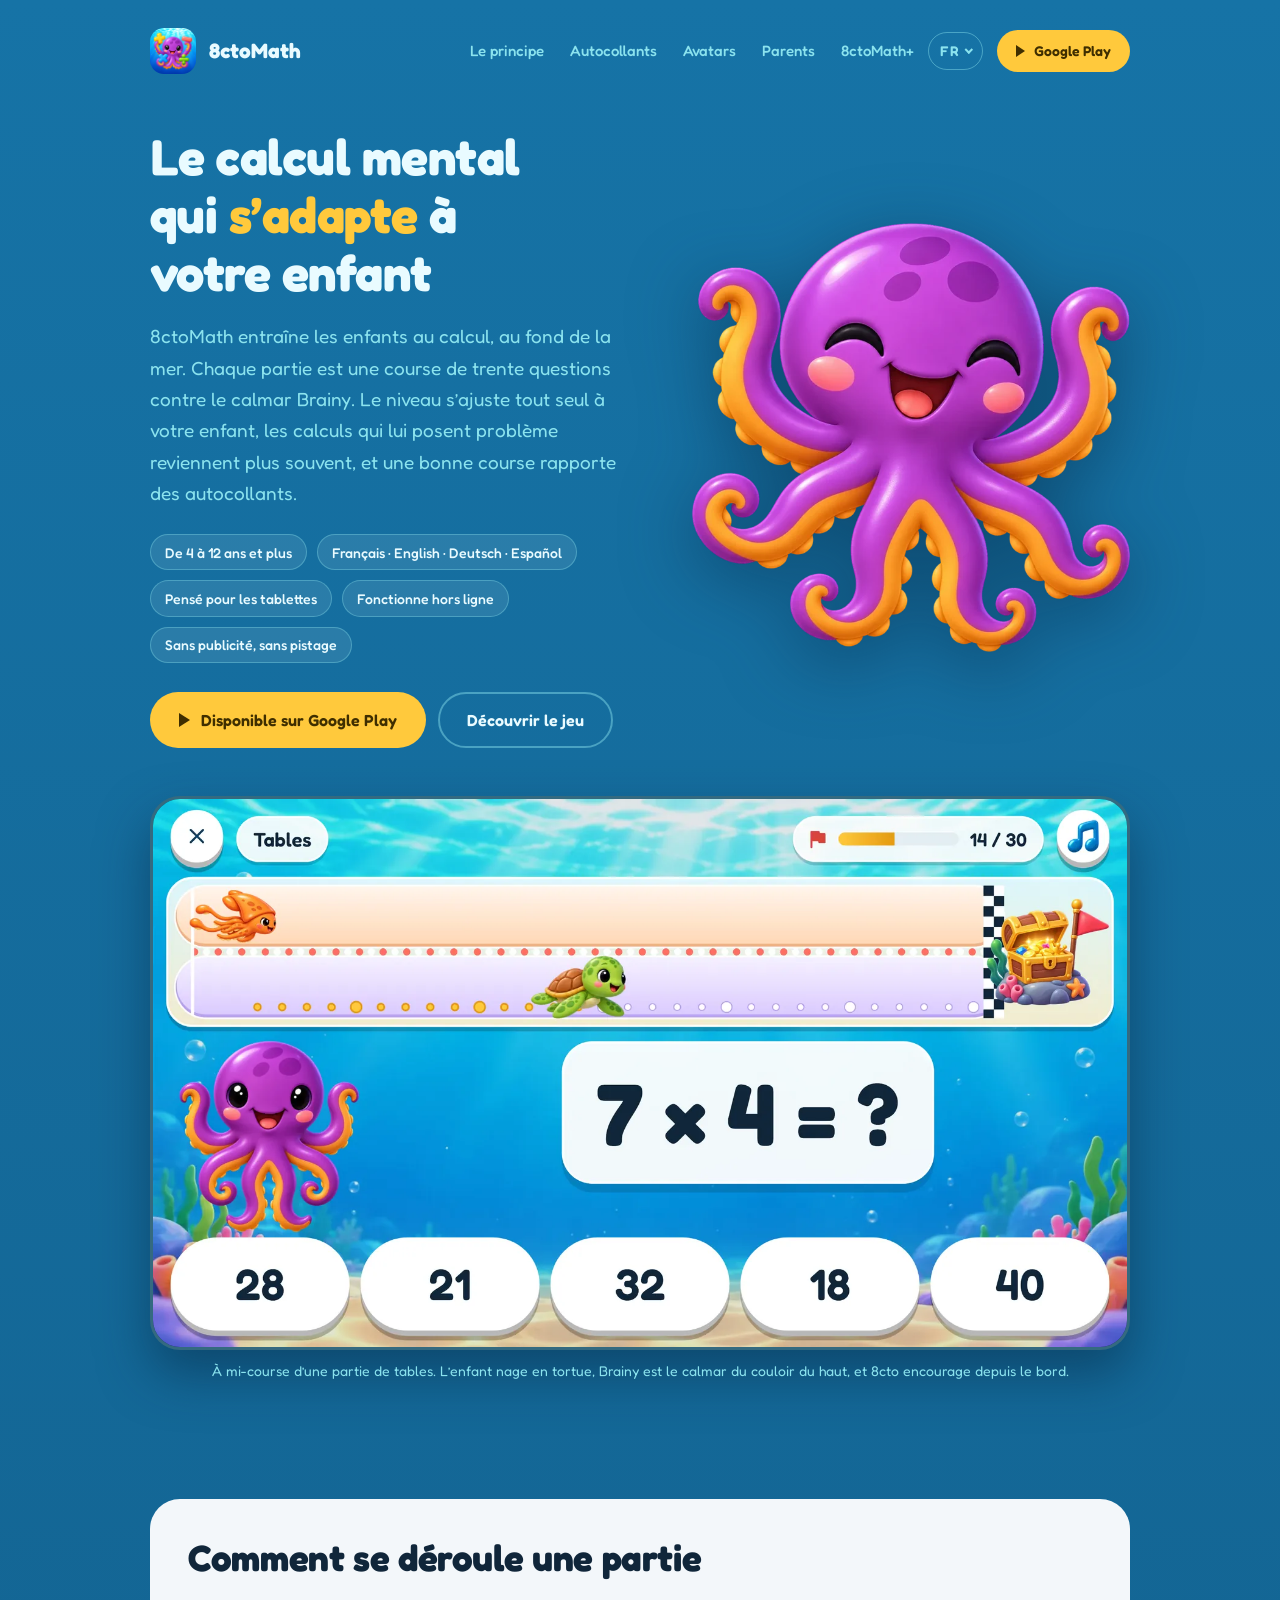
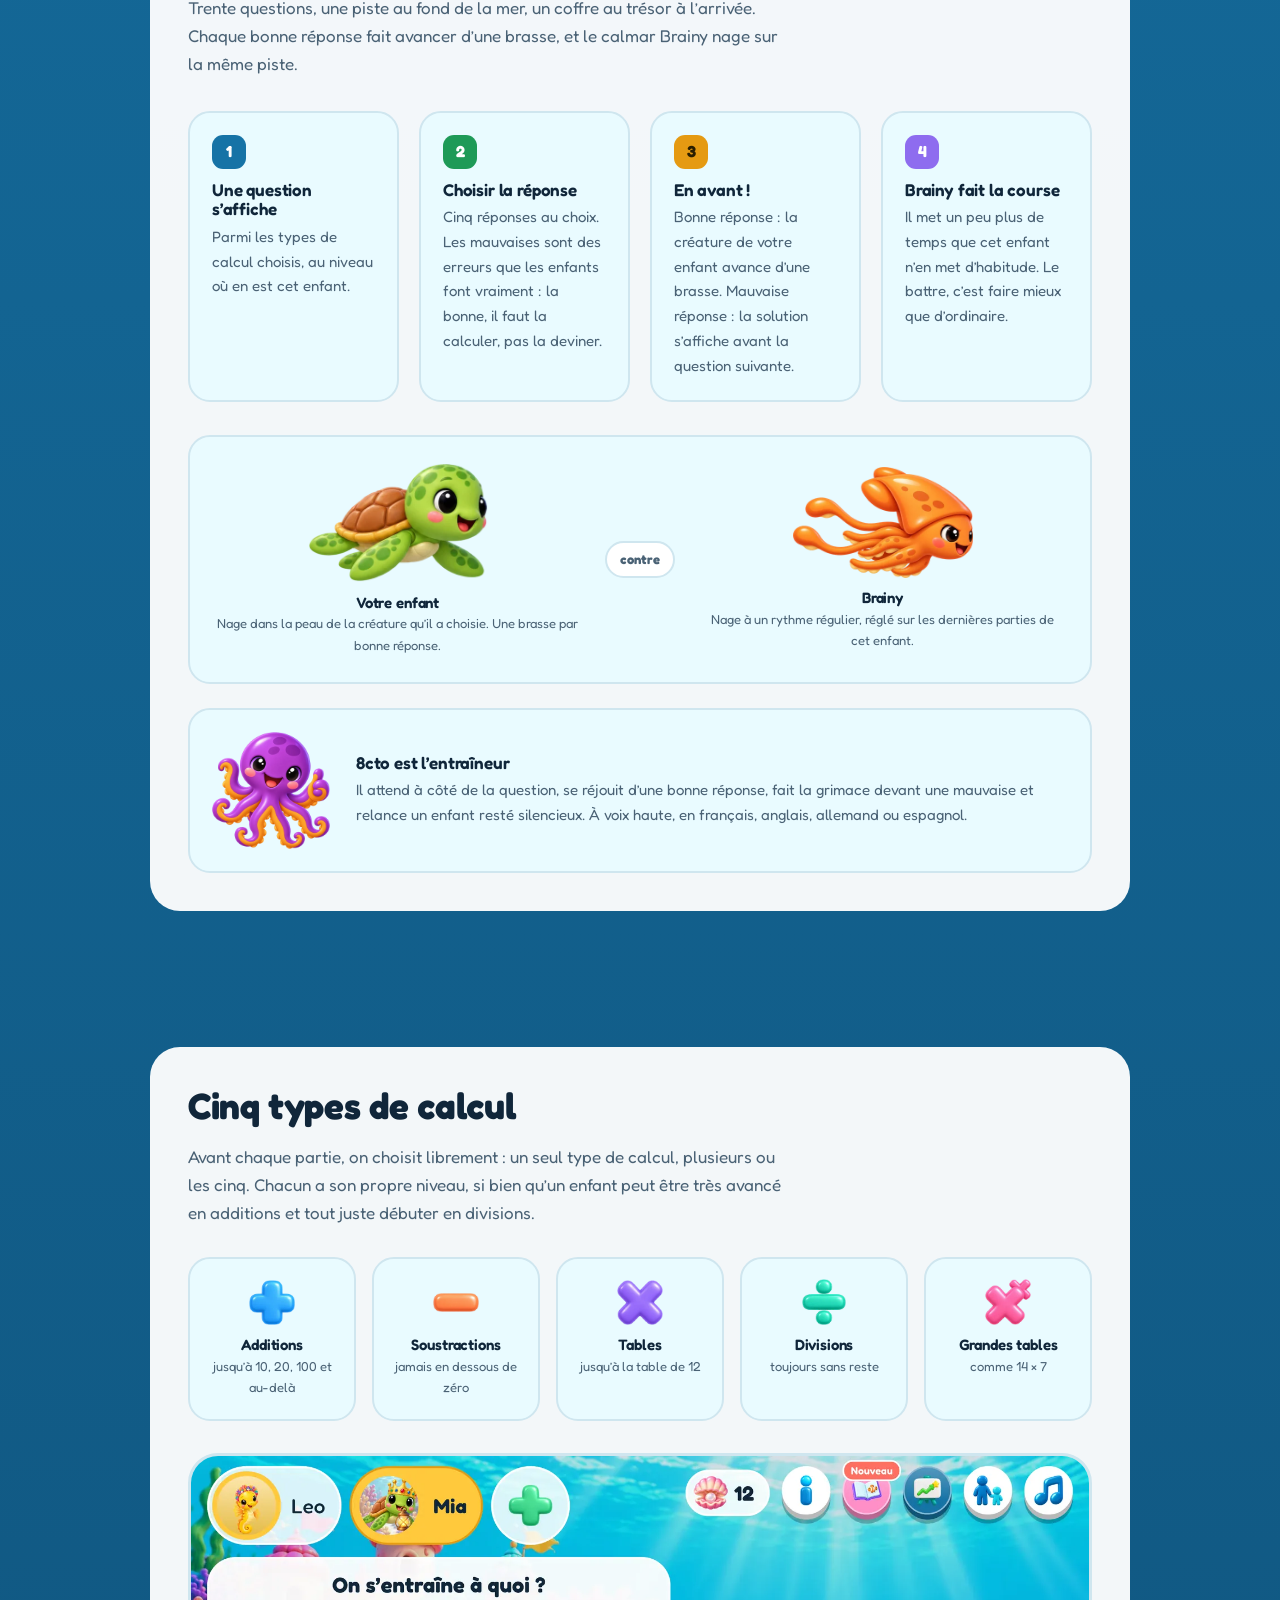
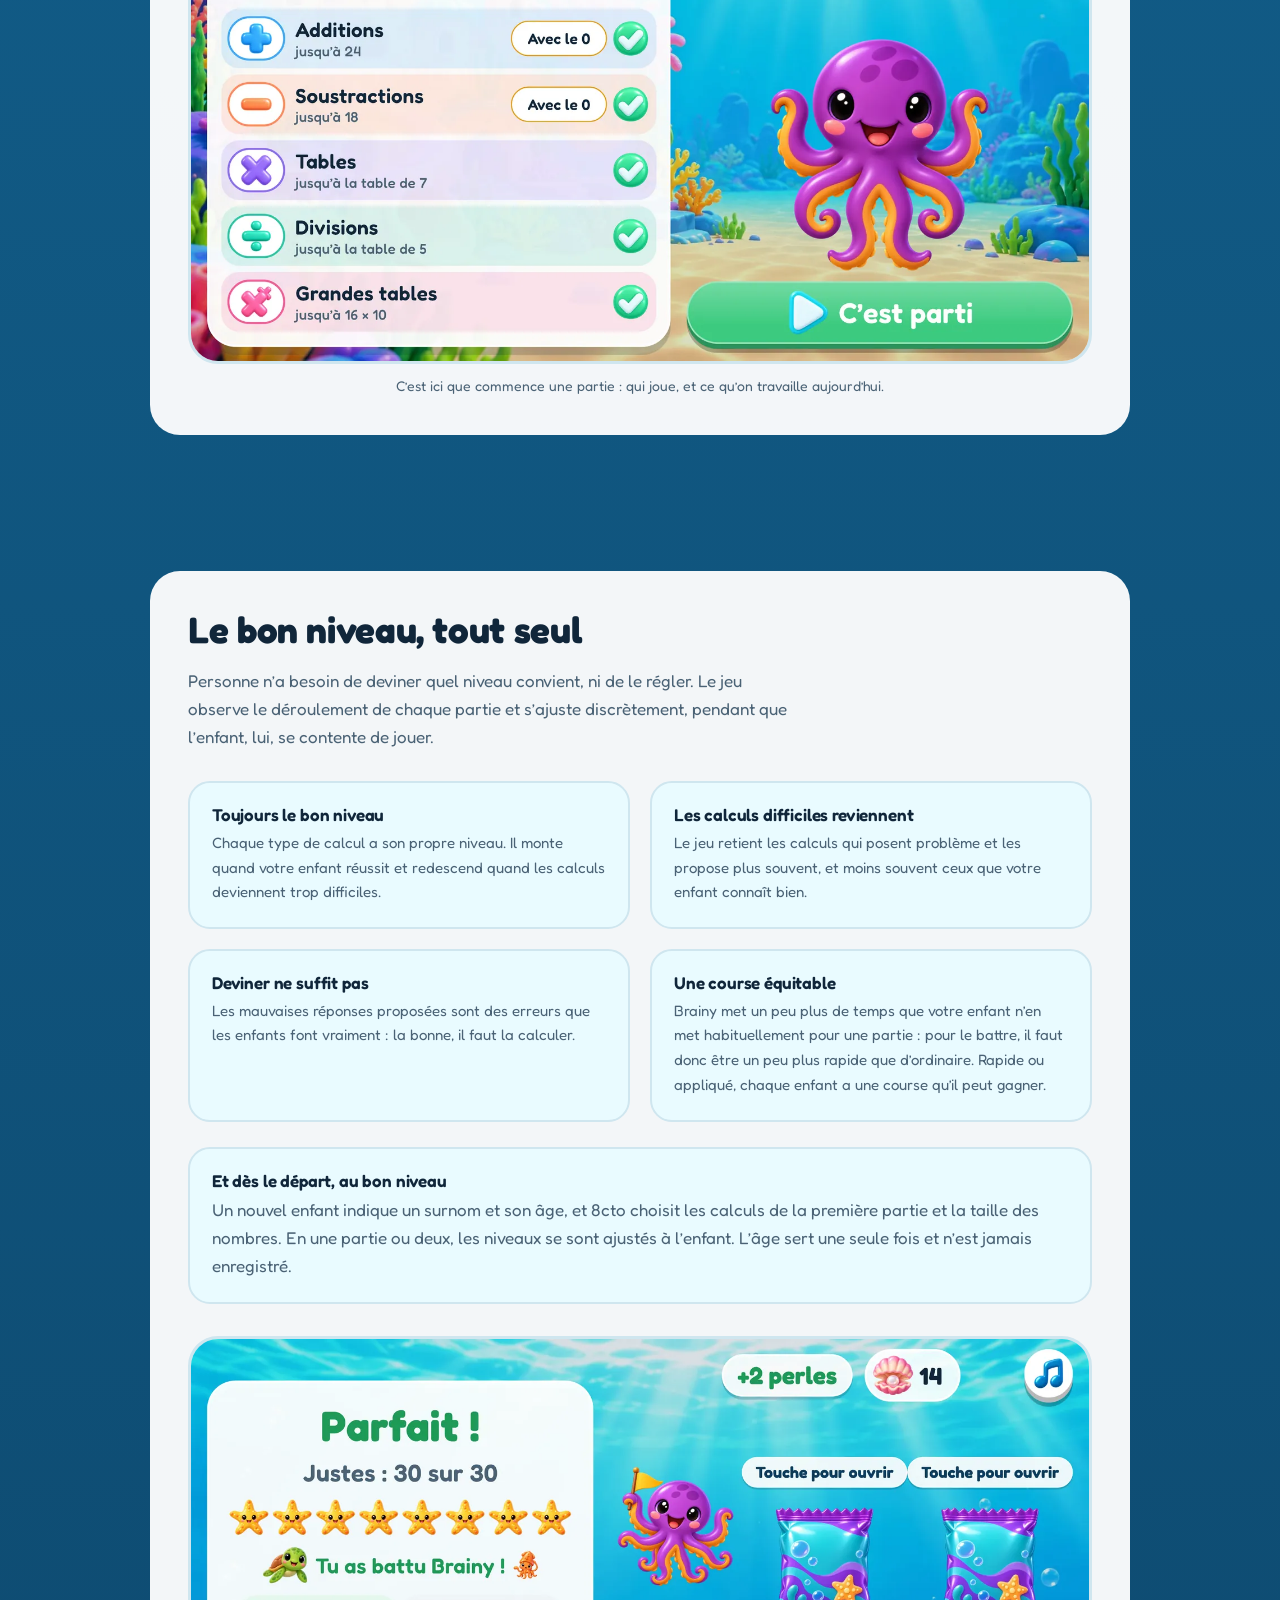
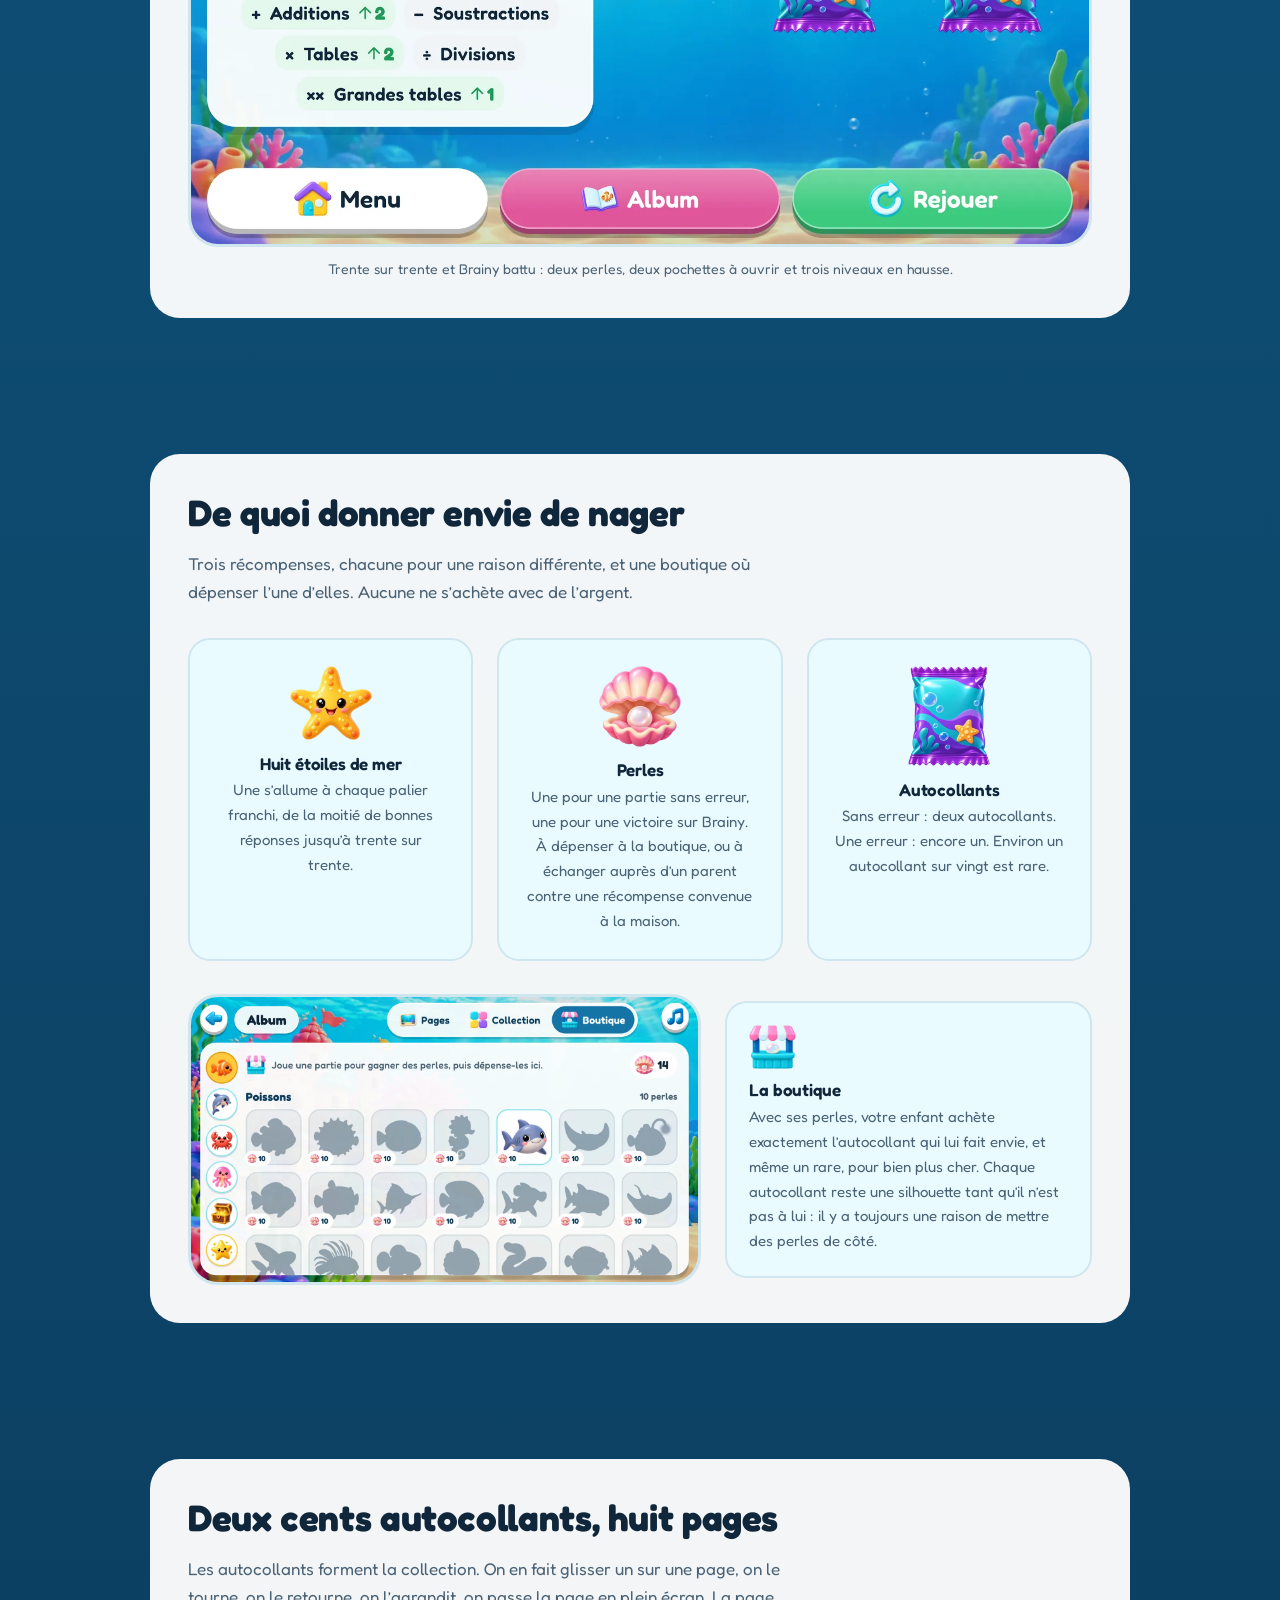
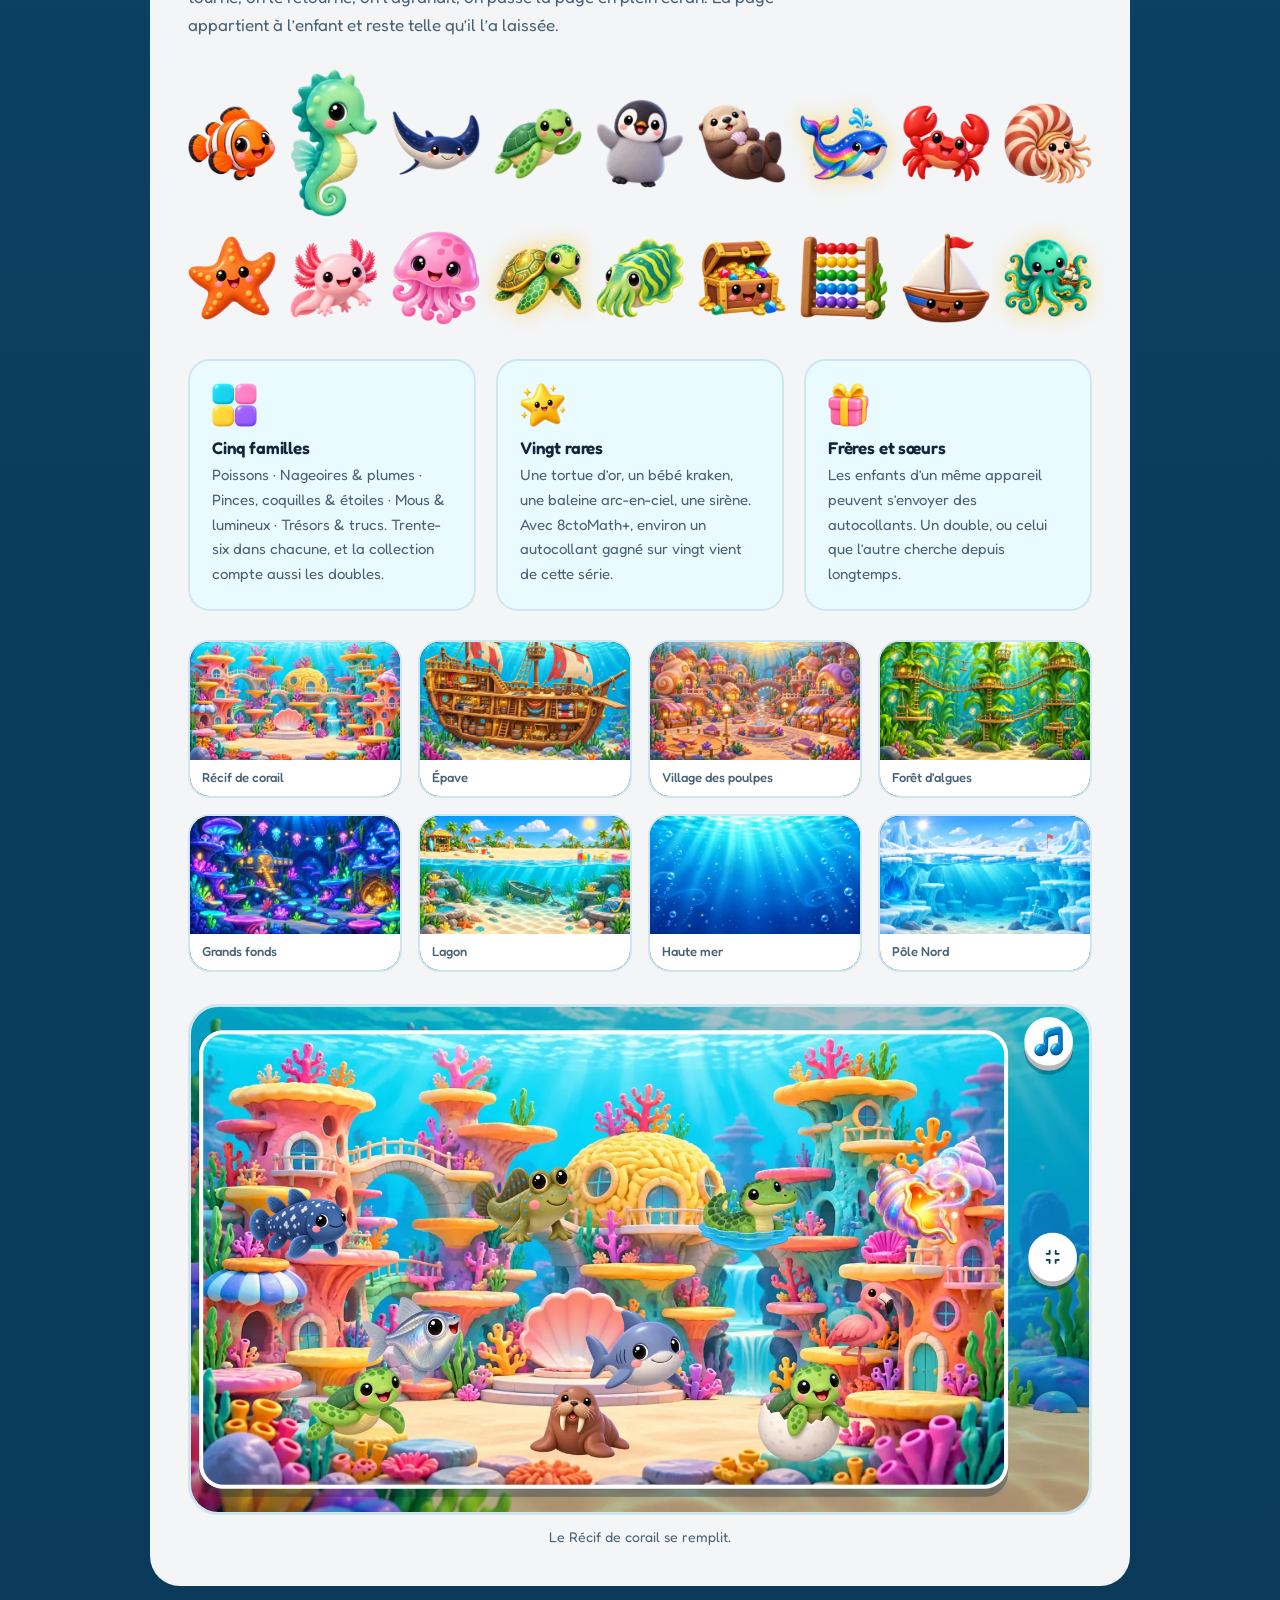
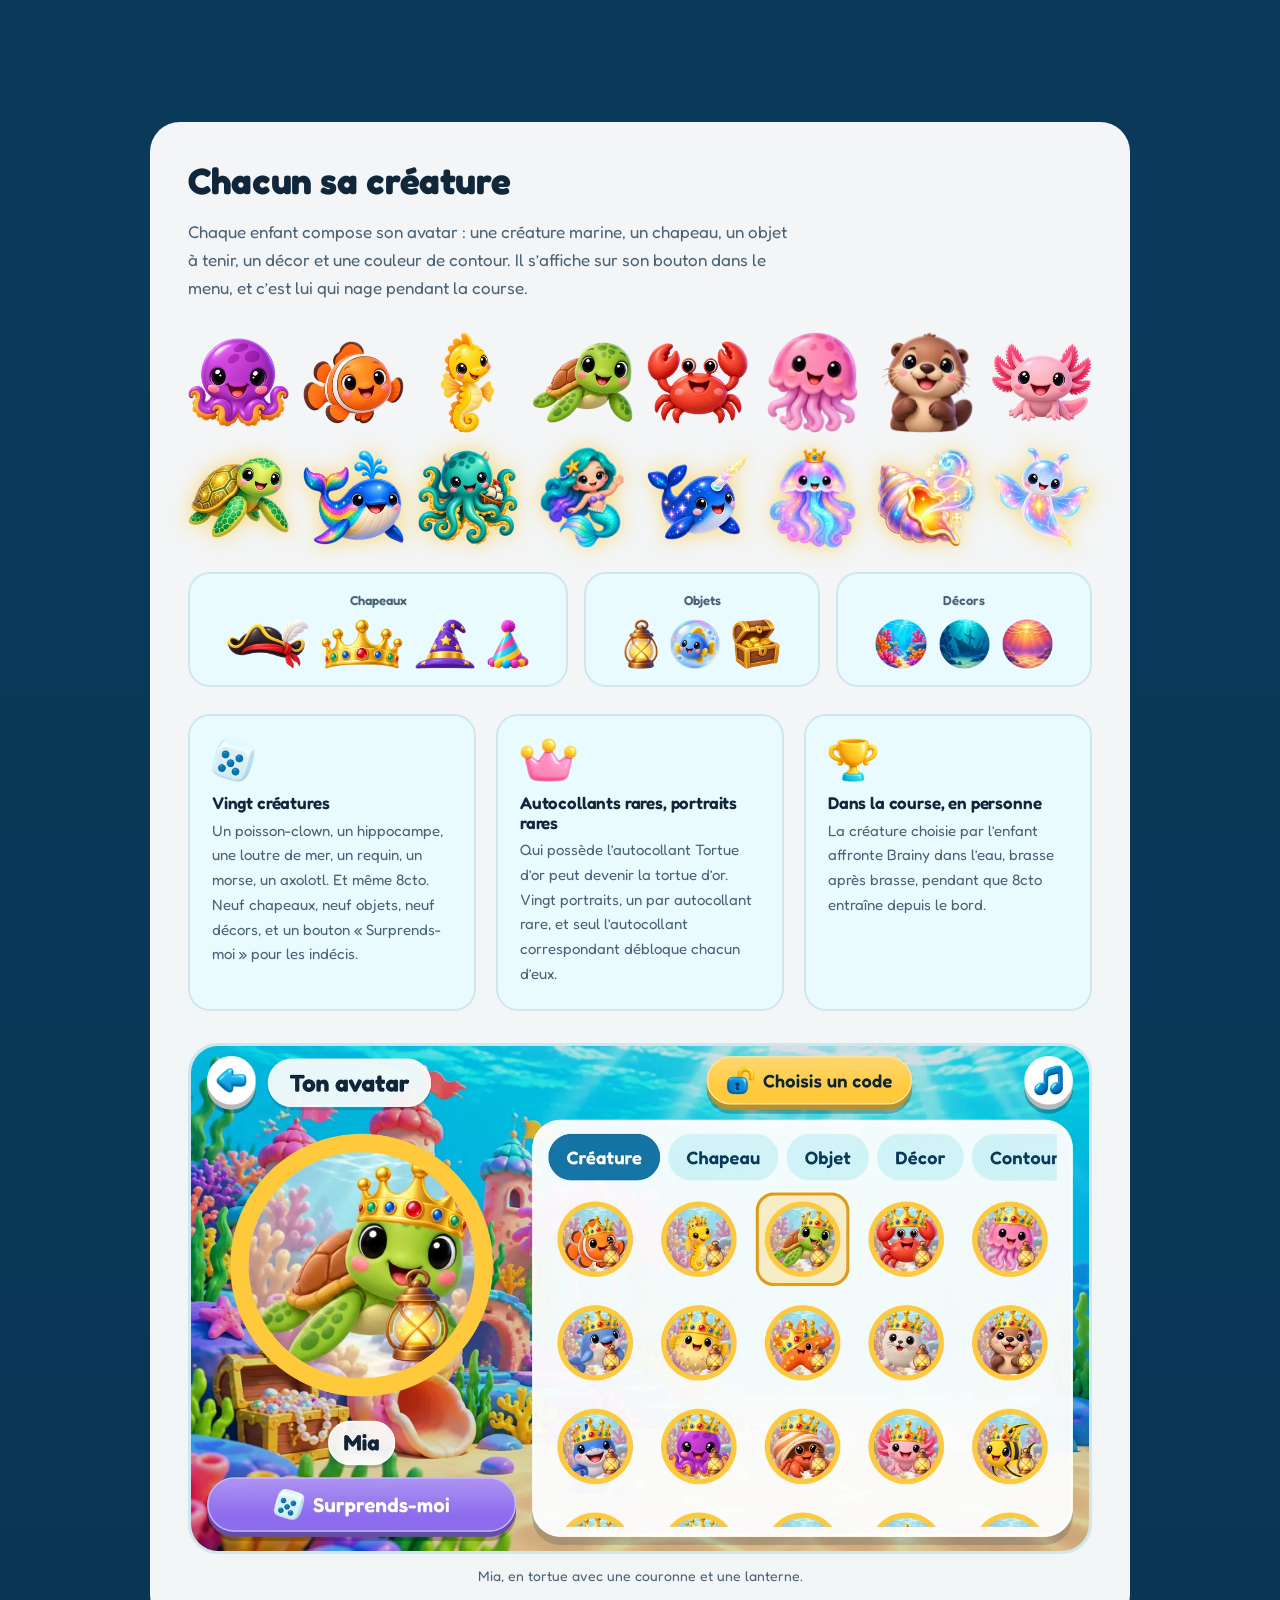
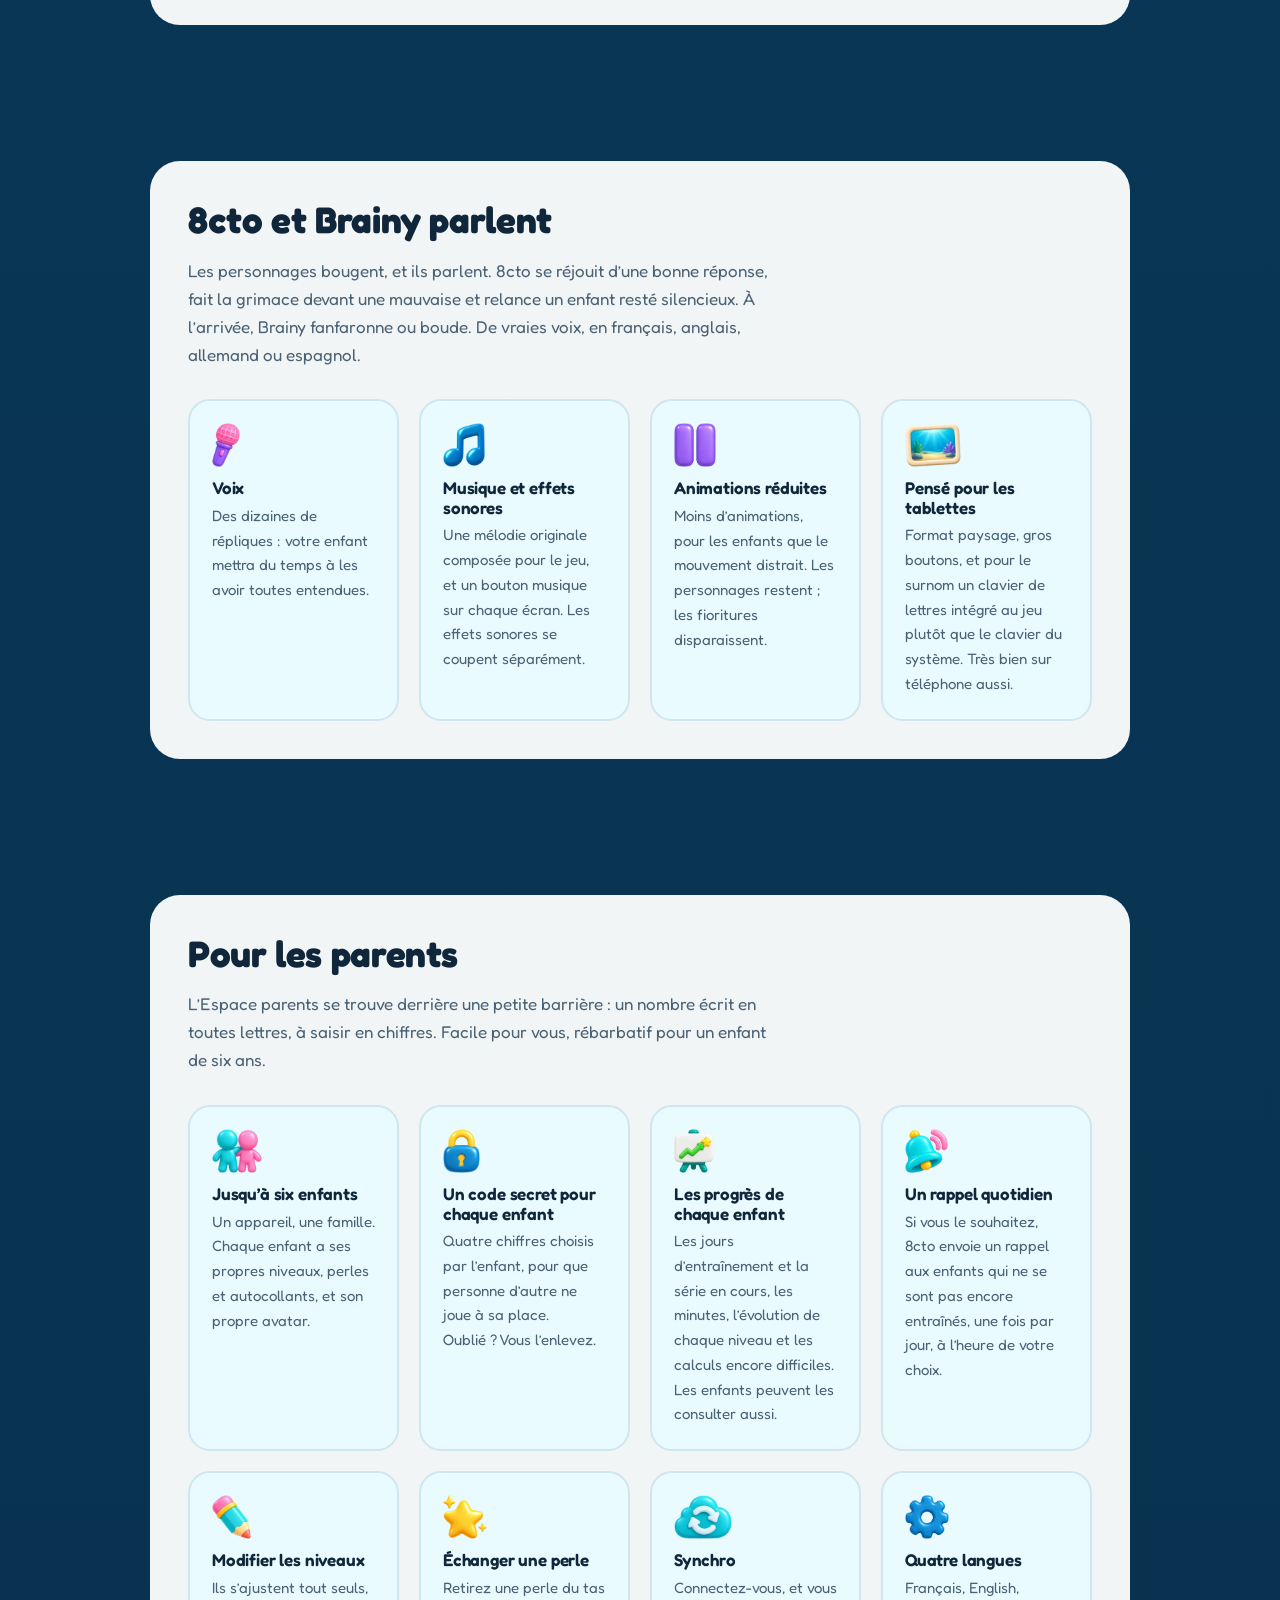
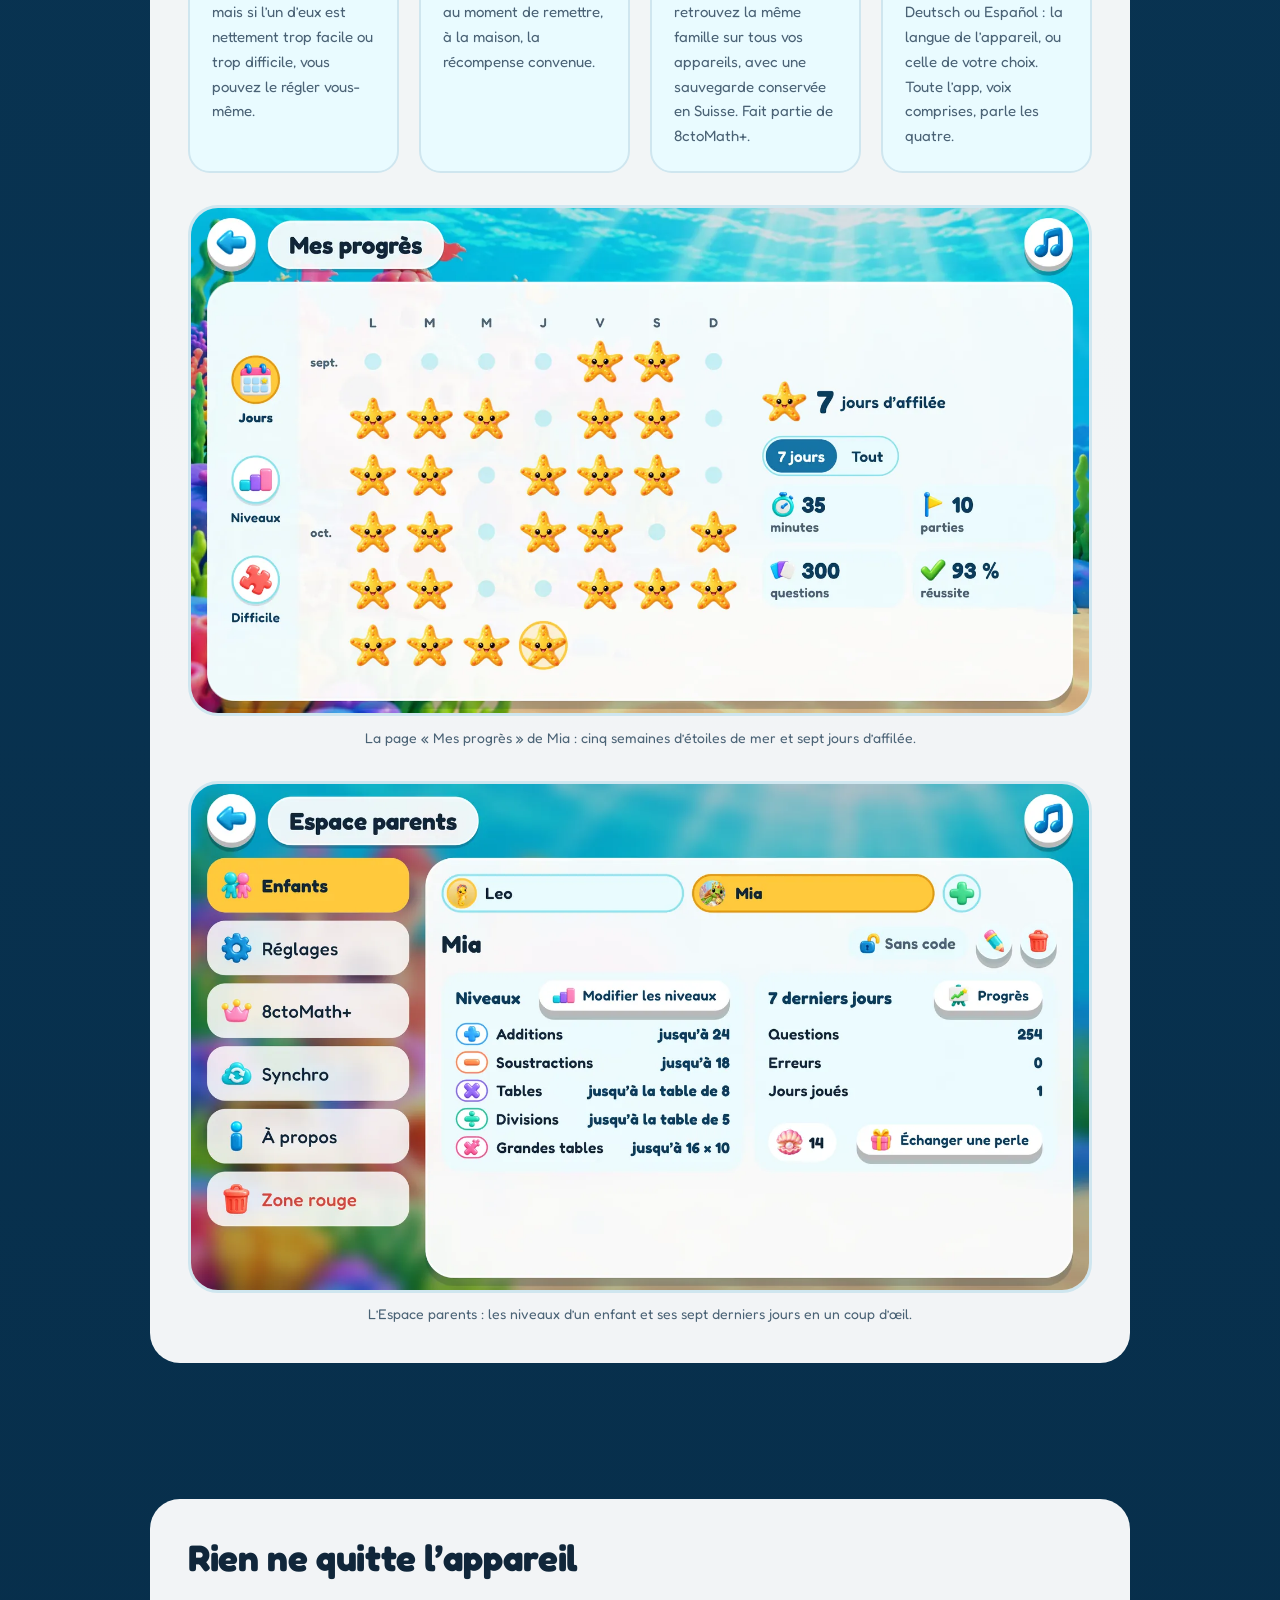
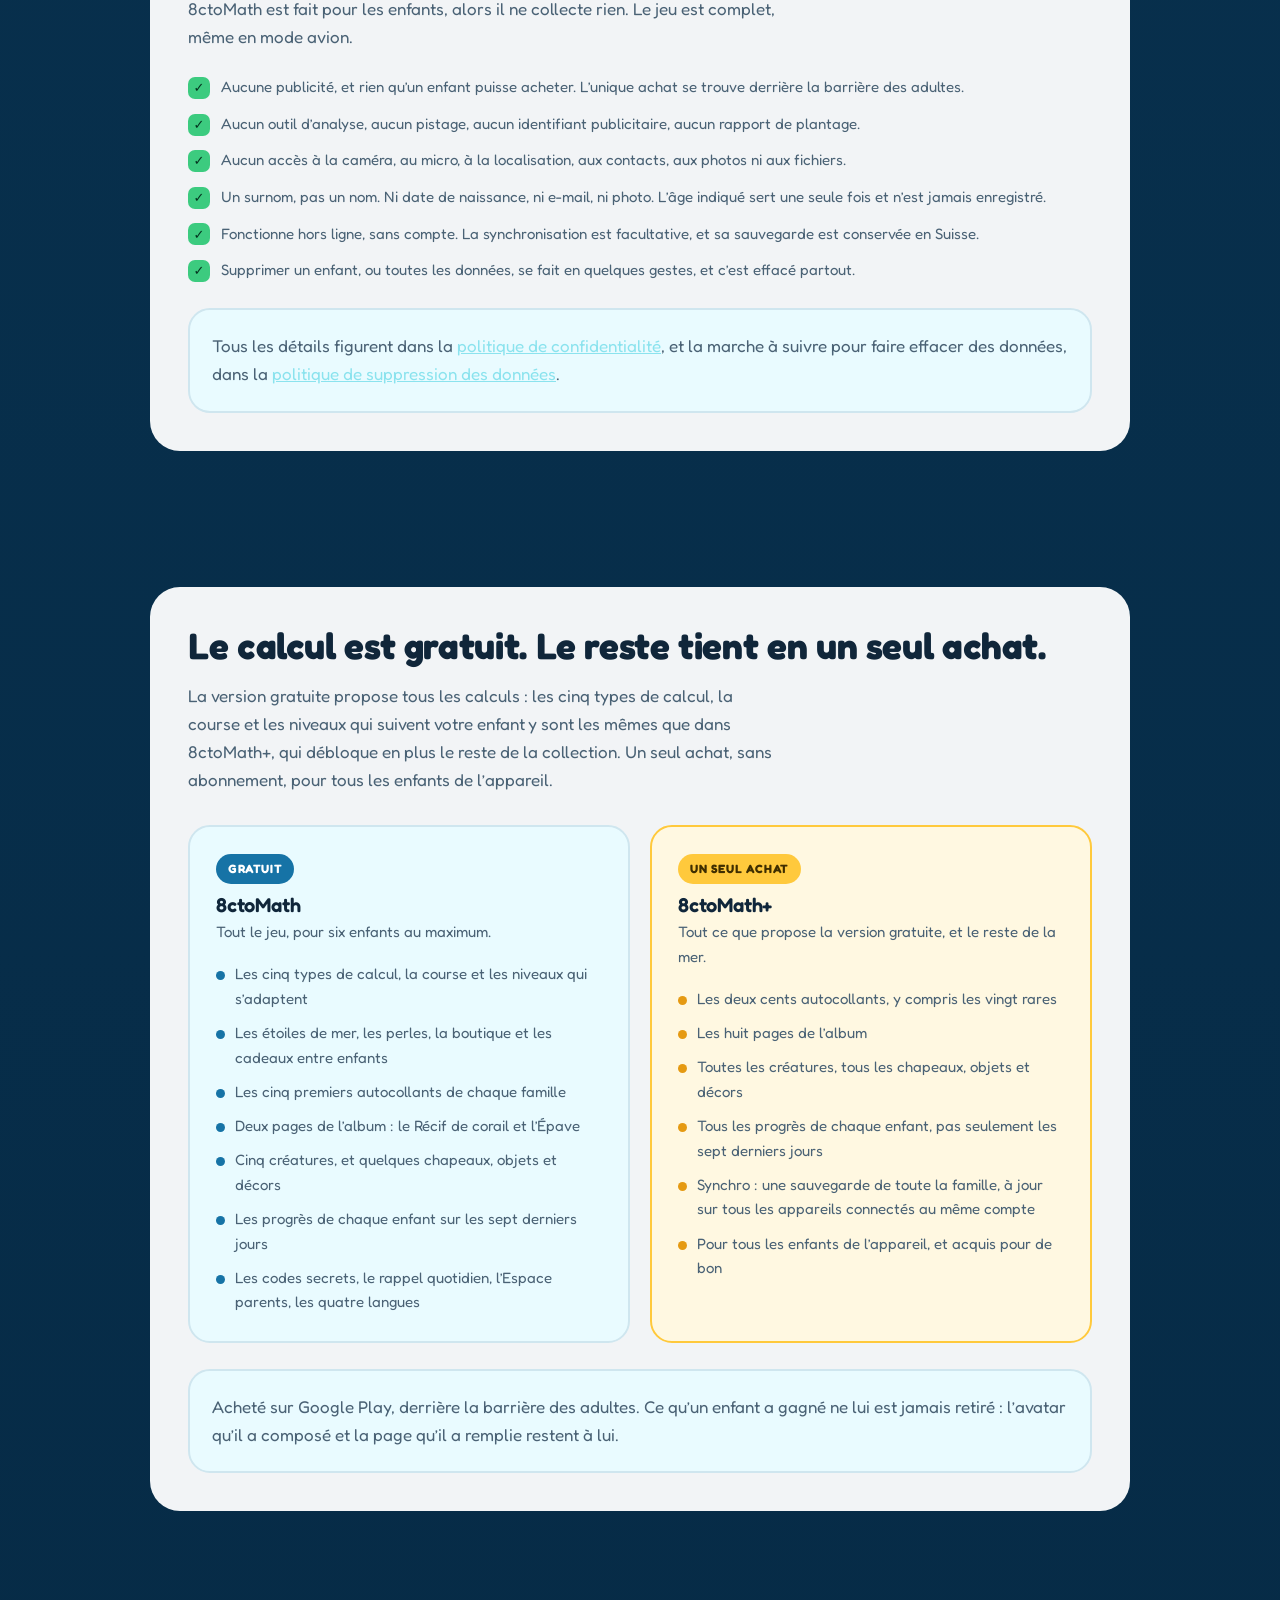
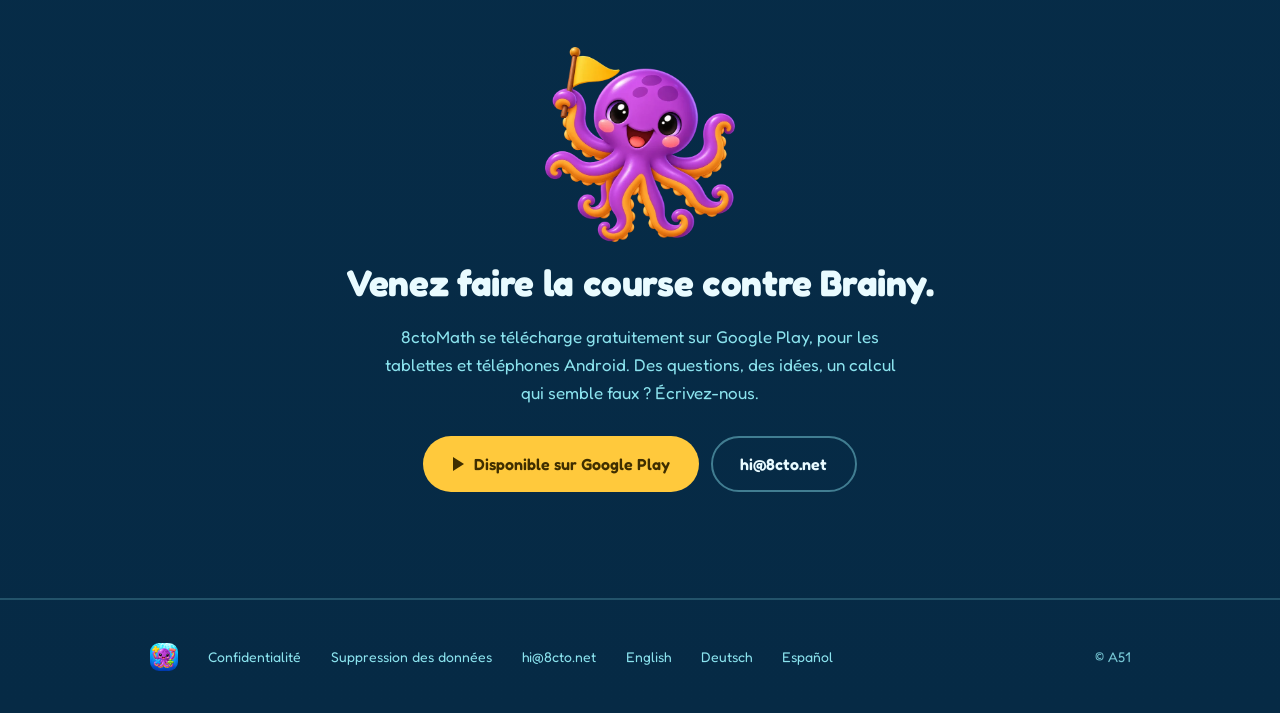
<file: fr/index.html>
<!DOCTYPE html>
<html lang="fr">
<head>
<meta charset="utf-8">
<meta name="viewport" content="width=device-width, initial-scale=1">
<title>8ctoMath — le calcul mental qui s’adapte à votre enfant</title>
<meta name="description" content="Du calcul mental pour les enfants de 4 à 12 ans, au fond de la mer. Chaque partie est une course de trente questions contre le calmar Brainy&nbsp;: le niveau s’ajuste tout seul à l’enfant, les calculs difficiles reviennent, et une bonne course rapporte des autocollants. Sans publicité, sans pistage, fonctionne hors ligne. En français, anglais, allemand et espagnol.">
<meta name="theme-color" content="#0B3C5D">
<meta name="color-scheme" content="dark light">
<meta property="og:title" content="8ctoMath — le calcul mental qui s’adapte à votre enfant">
<meta property="og:description" content="Trente questions, une course contre Brainy et des autocollants à gagner. Le niveau s’ajuste tout seul à l’enfant, et les calculs qui lui posent problème reviennent plus souvent. Sans publicité, sans pistage, fonctionne hors ligne.">
<meta property="og:type" content="website">
<meta property="og:url" content="https://8cto.net/fr/">
<meta property="og:image" content="https://8cto.net/img/og-fr.png">
<meta property="og:image:width" content="1200">
<meta property="og:image:height" content="630">
<meta property="og:locale" content="fr_FR">
<meta property="og:locale:alternate" content="en_GB">
<meta property="og:locale:alternate" content="de_CH">
<meta property="og:locale:alternate" content="es_ES">
<meta name="twitter:card" content="summary_large_image">
<link rel="canonical" href="https://8cto.net/fr/">
<link rel="alternate" hreflang="en" href="https://8cto.net/">
<link rel="alternate" hreflang="de" href="https://8cto.net/de/">
<link rel="alternate" hreflang="es" href="https://8cto.net/es/">
<link rel="alternate" hreflang="fr" href="https://8cto.net/fr/">
<link rel="alternate" hreflang="x-default" href="https://8cto.net/">
<link rel="icon" href="../favicon.ico" sizes="any">
<link rel="icon" href="../favicon-192.png" type="image/png" sizes="192x192">
<link rel="apple-touch-icon" href="../apple-touch-icon.png">
<script type="application/ld+json">
{
  "@context": "https://schema.org",
  "@type": "MobileApplication",
  "name": "8ctoMath",
  "alternateName": "8ctoMath - Calcul mental",
  "description": "Le calcul mental qui s’adapte à votre enfant : course, autocollants, sans pub.",
  "operatingSystem": "ANDROID",
  "applicationCategory": "EducationalApplication",
  "url": "https://8cto.net/fr/",
  "downloadUrl": "https://play.google.com/store/apps/details?id=io.a51.octomath",
  "sameAs": ["https://play.google.com/store/apps/details?id=io.a51.octomath"],
  "image": "https://8cto.net/img/og-fr.png",
  "inLanguage": ["fr", "en", "de", "es"],
  "offers": {"@type": "Offer", "price": "0", "priceCurrency": "EUR"},
  "publisher": {"@type": "Organization", "name": "A51", "url": "https://a51.io"}
}
</script>
<style>
/* 8ctoMath — 8cto.net
   Colour and type come from the app's own design system (lib/ui/theme.dart,
   `abstract final class Sea`), so the site reads as part of the game: a deep
   sea behind foam-white cards, kelp green for right and coral for wrong, sun
   yellow as the one "act" accent, and everything rounded to sit with
   Fredoka's rounded face.

   Fredoka is self-hosted rather than fetched from Google's CDN — the legal
   pages next door are privacy pages, and one font origin for the whole site
   keeps it that way. It is the very file the app bundles, as woff2.

   The app offers "calm motion" for children who find animation distracting;
   the site honours prefers-reduced-motion for the same reason. */

@font-face{
  font-family:'Fredoka';
  src:url('../fonts/Fredoka.woff2') format('woff2-variations');
  font-weight:300 700;
  font-style:normal; font-display:swap;
}

:root{
  /* Sea, verbatim */
  --abyss:#062A45;
  --deep:#0B3C5D;
  --sea:#1673A6;
  --lagoon:#2EC4D6;
  --shallow:#8BE3EE;
  --foam:#E9FBFF;
  --sand:#FFE9B8;
  --sun:#FFC93C;
  --sun-deep:#E59A12;
  --kelp:#3CCB7F;
  --kelp-deep:#1E9A57;
  --coral:#FF6F61;
  --coral-deep:#D9443A;
  --purple:#8E6CEF;
  --pink:#FF8FC7;
  --ink:#10263A;
  --ink-soft:#4A6275;

  --r-chip:12px;
  --r-tile:22px;
  --r-sheet:30px;
  --line:#CFE6EF;
}

*{margin:0;padding:0;box-sizing:border-box}
html{scroll-behavior:smooth}
@media (prefers-reduced-motion:reduce){
  html{scroll-behavior:auto}
  *{animation:none!important;transition:none!important}
}

/* The app's scaffold is Sea.deep; the page sinks towards the abyss as you
   read down it. The gradient is sized to the document rather than fixed to
   the viewport — fixed would restart it on every screenful, and costs the
   compositor a repaint per scrolled frame. */
html{background:var(--abyss)}
body{
  background:linear-gradient(180deg,var(--sea) 0%,var(--deep) 46%,var(--abyss) 100%) no-repeat;
  background-color:var(--deep);
  color:var(--foam);
  font-family:'Fredoka',system-ui,-apple-system,"Segoe UI",Roboto,sans-serif;
  font-weight:400;
  font-size:17px;
  line-height:1.65;
  -webkit-font-smoothing:antialiased;
}

img{display:block;max-width:100%;height:auto}
a{color:var(--shallow)}
a:focus-visible{outline:3px solid var(--sun);outline-offset:3px;border-radius:var(--r-chip)}

.wrap{max-width:1060px;margin-inline:auto;padding-inline:clamp(20px,5vw,40px)}
section{padding-block:clamp(38px,6vw,68px)}

h1,h2,h3{font-weight:700;line-height:1.15;letter-spacing:-.01em;-webkit-hyphens:auto;hyphens:auto;overflow-wrap:break-word}
h2{font-size:clamp(1.6rem,4vw,2.3rem)}
h3{font-size:1.0625rem;font-weight:600}
.lede{color:var(--shallow);max-width:60ch;margin-top:.9em;font-size:1.0625rem}

/* ---------- header ---------- */
.top{display:flex;align-items:center;gap:14px;padding-block:clamp(18px,3vw,28px)}
.top .home{display:flex;align-items:center;gap:13px;text-decoration:none;color:inherit}
.top img{width:46px;height:46px;border-radius:14px}
.top .name{font-weight:700;font-size:1.3rem}
.top nav{margin-left:auto;display:flex;align-items:center;gap:clamp(12px,2.4vw,26px)}
/* padding-block keeps the tap target comfortable on a phone, where these
   are the only navigation there is. */
.top nav a{color:var(--shallow);text-decoration:none;font-size:.9375rem;font-weight:500;white-space:nowrap;
           display:inline-block;padding-block:.62em}
.top nav a:hover{color:#fff;text-decoration:underline}
/* Two anchors drop out first; below that the nav goes entirely. The page is
   a single column to scroll, so nothing is actually out of reach, and the
   labels would wrap if they were kept (Spanish and French run long). */
@media (max-width:960px){.top nav a.hide-s{display:none}}
@media (max-width:720px){.top nav{display:none}}
/* The store link stays when the nav goes: it is the one thing in the header
   a phone visitor is likely to want. */
.top .btn-play{flex:none}
@media (max-width:720px){.top .btn-play{margin-left:auto}}
/* The language switcher: this page's language as two letters beside the
   store pill, opening a short list of all four. It is a <details>, so it
   opens and its links work with no script at all; the few lines at the end
   of the page only close it on a click elsewhere or Escape. The page you
   are on is in the list, ticked, but not a link. On a 320 px phone the
   switcher goes; the footer has every language too. */
.top .lang{flex:none;position:relative}
.top .lang summary{
  display:flex;align-items:center;gap:.45em;cursor:pointer;list-style:none;
  color:var(--shallow);font-weight:600;font-size:.875rem;letter-spacing:.04em;
  padding:.45em .8em;border:1.5px solid rgba(139,227,238,.45);border-radius:999px;
  -webkit-user-select:none;user-select:none;
}
.top .lang summary::-webkit-details-marker{display:none}
.top .lang summary:hover,.top .lang[open] summary{color:#fff;border-color:var(--shallow)}
.top .lang summary:focus-visible{outline:3px solid var(--sun);outline-offset:3px}
.top .lang .chev{width:.4em;height:.4em;border:solid currentColor;border-width:0 2px 2px 0;
  transform:translateY(-.1em) rotate(45deg)}
.top .lang[open] .chev{transform:translateY(.12em) rotate(-135deg)}
.top .lang ul{
  position:absolute;z-index:20;top:calc(100% + 8px);right:0;
  min-width:9.5em;max-width:calc(100vw - 32px);list-style:none;padding:6px;
  background:#fff;border-radius:18px;box-shadow:0 16px 36px rgba(6,42,69,.5);
}
.top .lang li > *{
  display:flex;align-items:center;justify-content:space-between;gap:.8em;
  padding:.45em .85em;border-radius:var(--r-chip);white-space:nowrap;
  color:var(--ink);text-decoration:none;font-size:.9375rem;font-weight:500;
}
.top .lang li a:hover{background:var(--foam);color:var(--sea)}
.top .lang li a:focus-visible{outline:3px solid var(--sea);outline-offset:-3px}
.top .lang li [aria-current]{background:var(--foam);color:var(--sea);font-weight:600}
.top .lang li [aria-current]::after{content:"";flex:none;width:.32em;height:.62em;
  border:solid currentColor;border-width:0 2px 2px 0;transform:translateY(-.1em) rotate(45deg)}
@media (max-width:720px){.top .lang{margin-left:auto}.top .lang ~ .btn-play{margin-left:0}}
/* A 320 px phone fits logo, name and pill only a size down. */
@media (max-width:380px){
  .top,.top .home{gap:10px}
  .top img{width:40px;height:40px;border-radius:12px}
  .top .name{font-size:1.15rem}
  .top .btn-play{font-size:.8125rem;padding:.5em 1em;gap:.5em}
  .top .lang{display:none}
  .top .lang ~ .btn-play{margin-left:auto}
}

/* ---------- hero ---------- */
.hero{display:grid;grid-template-columns:1.06fr .94fr;gap:clamp(20px,4vw,48px);align-items:center;
      padding-block:clamp(10px,2vw,26px) clamp(30px,4vw,48px)}
/* text-wrap:balance evens the lines out; without it the last word drops to
   a line of its own. */
.hero h1{font-size:clamp(2rem,5.2vw,3.15rem);text-wrap:balance}
.hero h1 .sun{color:var(--sun)}
.hero p{color:var(--shallow);margin-top:1em;font-size:clamp(1rem,1.6vw,1.1875rem);max-width:46ch}
.hero .art img{width:100%;max-width:440px;margin-inline:auto;
  filter:drop-shadow(0 18px 34px rgba(6,42,69,.5))}
@media (max-width:820px){
  .hero{grid-template-columns:1fr;text-align:center}
  .hero p{margin-inline:auto}
  .hero .art{order:-1}
  .hero .art img{max-width:300px}
}
/* On a phone the art comes first, so keep it small enough that the headline
   is on screen with it. */
@media (max-width:560px){.hero .art img{max-width:210px}}

/* Row of plain facts under the hero headline. */
.facts{display:flex;flex-wrap:wrap;gap:10px;margin-top:1.5em}
.facts span{
  background:rgba(233,251,255,.1);border:1.5px solid rgba(139,227,238,.34);
  color:var(--foam);border-radius:999px;padding:.4em 1em;font-size:.875rem;font-weight:500;
}
@media (max-width:820px){.facts{justify-content:center}}

/* ---------- buttons ---------- */
.btn{
  display:inline-block;text-decoration:none;font-weight:600;font-size:1rem;
  border-radius:999px;padding:.8em 1.7em;border:2px solid transparent;
}
.btn-sun{background:var(--sun);color:#3F2E00}
.btn-sun:hover{background:var(--sun-deep);color:#2A1E00}
.btn-ghost{border-color:rgba(139,227,238,.45);color:var(--foam)}
.btn-ghost:hover{border-color:var(--shallow);background:rgba(233,251,255,.08)}
.cta-row{display:flex;flex-wrap:wrap;gap:12px;margin-top:1.7em;align-items:center}
@media (max-width:820px){.cta-row{justify-content:center}}

/* The store button. The triangle is drawn in CSS, as on qizu.net and
   zoevo.io, rather than Google's badge artwork. */
.btn-play{display:inline-flex;align-items:center;gap:.65em}
.btn-play .tri{width:0;height:0;border-left:.7em solid currentColor;
  border-top:.44em solid transparent;border-bottom:.44em solid transparent}
.btn-sm{font-size:.875rem;padding:.55em 1.2em}

/* ---------- cards ---------- */
.card{
  /* Sea.card is 0xF2FFFFFF — white at 95%. */
  background:rgba(255,255,255,.95);
  color:var(--ink);
  border-radius:var(--r-sheet);
  padding:clamp(22px,3.6vw,38px);
}
.card h2,.card h3{color:var(--ink)}
.card p{color:var(--ink-soft)}
.card .lede{color:var(--ink-soft)}

.grid{display:grid;gap:clamp(14px,2vw,20px)}
.g2{grid-template-columns:repeat(2,1fr)}
.g3{grid-template-columns:repeat(3,1fr)}
.g4{grid-template-columns:repeat(4,1fr)}
@media (max-width:900px){.g3,.g4{grid-template-columns:repeat(2,1fr)}}
@media (max-width:600px){.g2,.g3,.g4{grid-template-columns:1fr}}

/* A tile inside a white card. */
.tile{
  background:var(--foam);border:2px solid var(--line);
  border-radius:var(--r-tile);padding:clamp(16px,2.4vw,22px);
}
.tile h3{margin-bottom:.35em}
.tile p{font-size:.9375rem;margin:0}
.tile .num{
  display:inline-flex;align-items:center;justify-content:center;
  width:34px;height:34px;border-radius:11px;margin-bottom:.7em;
  font-weight:700;font-size:1rem;background:var(--sea);color:#fff;
}
.tile.kelp .num{background:var(--kelp-deep)}
.tile.sun  .num{background:var(--sun-deep);color:#2A1E00}
.tile.purple .num{background:var(--purple)}
/* One of the app's own button pictures at the top of a tile. They are the
   icons the child taps, so a parent recognises them on the screen. */
.tile .ico{height:44px;width:auto;margin-bottom:.65em}

/* The five kinds of calculation. */
.ops{display:grid;grid-template-columns:repeat(5,1fr);gap:clamp(10px,1.6vw,16px);margin-top:1.8em}
@media (max-width:860px){.ops{grid-template-columns:repeat(2,1fr)}}
@media (max-width:460px){.ops{grid-template-columns:1fr}}
.op{
  background:var(--foam);border:2px solid var(--line);border-radius:var(--r-tile);
  padding:clamp(14px,2vw,20px);text-align:center;
}
/* Boxed square rather than sized by height: the minus is a flat, wide glyph
   and would come out twice the width of the others otherwise. */
.op img{width:46px;height:46px;object-fit:contain;margin:0 auto .6em}
.op h3{font-size:.9375rem;margin-bottom:.2em}
.op p{font-size:.8125rem;margin:0;color:var(--ink-soft)}

/* The two in the water, before the off. */
.racers{
  display:grid;grid-template-columns:1fr auto 1fr;gap:clamp(10px,2.4vw,26px);
  align-items:center;margin-top:1.9em;
  background:var(--foam);border:2px solid var(--line);
  border-radius:var(--r-tile);padding:clamp(18px,2.8vw,26px);
}
.racer{text-align:center}
.racer img{width:min(180px,100%);margin:0 auto .7em}
.racer h3{font-size:.9375rem;margin-bottom:.15em}
.racer p{font-size:.8125rem;margin:0;color:var(--ink-soft)}
.versus{
  font-weight:700;font-size:.8125rem;color:var(--ink-soft);
  background:#fff;border:2px solid var(--line);border-radius:999px;
  padding:.45em 1em;white-space:nowrap;
}
@media (max-width:560px){.racers{grid-template-columns:1fr;gap:16px}}

/* And the one on the side. */
.trainer{
  display:flex;gap:clamp(14px,2.4vw,26px);align-items:center;margin-top:1.4em;
  background:var(--foam);border:2px solid var(--line);
  border-radius:var(--r-tile);padding:clamp(16px,2.4vw,22px);
}
.trainer img{width:118px;flex:none}
.trainer h3{margin-bottom:.3em}
.trainer p{font-size:.9375rem;margin:0}
@media (max-width:560px){.trainer{flex-direction:column;text-align:center}}

/* A framed screen of the game. Inside a card it sits on the card's line
   colour; on the open sea it gets a lighter rim and a shadow. */
figure{margin:0}
.screen{
  border-radius:var(--r-sheet);overflow:hidden;
  border:3px solid var(--line);
  background:var(--abyss);
}
.screen img{width:100%}
figcaption{color:var(--ink-soft);font-size:.875rem;margin-top:.7em;text-align:center}
.showcase{padding-block:0 clamp(26px,4vw,48px)}
.showcase .screen{border-color:rgba(139,227,238,.35);box-shadow:0 24px 50px rgba(6,42,69,.5)}
.showcase figcaption{color:var(--shallow)}

/* Rewards: three props side by side. */
.rewards{display:grid;grid-template-columns:repeat(3,1fr);gap:clamp(14px,2.4vw,24px);margin-top:1.9em}
@media (max-width:700px){.rewards{grid-template-columns:1fr}}
.reward{text-align:center;background:var(--foam);border:2px solid var(--line);
        border-radius:var(--r-tile);padding:clamp(18px,2.6vw,26px)}
.reward img{width:82px;margin:0 auto .8em}
.reward h3{margin-bottom:.3em}
.reward p{font-size:.9375rem;margin:0}

/* A screen beside a tile: the shop, the parents' area. */
.beside{display:grid;grid-template-columns:1.4fr 1fr;gap:clamp(14px,2.4vw,24px);align-items:center;margin-top:1.9em}
@media (max-width:760px){.beside{grid-template-columns:1fr}}

/* The sticker strip. */
.stickers{
  display:grid;grid-template-columns:repeat(9,1fr);gap:clamp(6px,1.2vw,14px);
  margin-top:1.8em;align-items:center;
}
.stickers img{width:100%}
.stickers .rare{filter:drop-shadow(0 0 10px rgba(255,201,60,.7))}
/* 18 stickers, so 9 / 6 / 3 columns all come out in whole rows. */
@media (max-width:860px){.stickers{grid-template-columns:repeat(6,1fr)}}
@media (max-width:520px){.stickers{grid-template-columns:repeat(3,1fr)}}

/* Pages of the book. */
.pages{display:grid;grid-template-columns:repeat(4,1fr);gap:clamp(10px,1.6vw,16px);margin-top:1.7em}
@media (max-width:900px){.pages{grid-template-columns:repeat(2,1fr)}}
.pages figure{border-radius:var(--r-tile);overflow:hidden;border:2px solid var(--line);background:var(--abyss)}
.pages .cap{padding:.55em .9em;font-size:.8125rem;font-weight:500;background:#fff;color:var(--ink-soft)}

/* Faces a child can be. Every picture is boxed square so a tall seahorse
   and a wide manta line up. */
.creatures{display:grid;grid-template-columns:repeat(8,1fr);gap:clamp(8px,1.4vw,14px);margin-top:1.8em}
.creatures img{width:100%;aspect-ratio:1;object-fit:contain}
.creatures .rare{filter:drop-shadow(0 0 10px rgba(255,201,60,.7))}
/* 16 faces: 8 or 4 columns come out in whole rows. */
@media (max-width:860px){.creatures{grid-template-columns:repeat(4,1fr)}}

/* Hats, things and backdrops, a few of each. One box per slot, sized to
   what is in it, so a line only ever breaks between slots and never in the
   middle of one; a box that drops to the next line stretches across it. On
   a phone the pictures shrink until the four hats fit one line. */
.parts{display:flex;flex-wrap:wrap;gap:clamp(10px,1.6vw,16px);margin-top:1.4em}
.parts .slot{
  flex:1 1 auto;text-align:center;
  background:var(--foam);border:2px solid var(--line);
  border-radius:var(--r-tile);padding:clamp(12px,1.8vw,16px) clamp(12px,2vw,18px);
}
.parts .label{display:block;font-size:.8125rem;font-weight:600;color:var(--ink-soft);margin-bottom:.6em}
.parts .row{display:flex;flex-wrap:wrap;justify-content:center;align-items:center;gap:clamp(8px,1.2vw,12px)}
.parts img{height:50px;width:auto}
@media (max-width:560px){.parts img{height:40px}.parts .row{gap:8px}}
@media (max-width:360px){.parts img{height:34px}}

/* Privacy list. */
.plist{list-style:none;margin-top:1.4em;display:grid;gap:.7em}
.plist li{display:flex;gap:.7em;align-items:flex-start;color:var(--ink-soft);font-size:.9375rem}
.plist .tick{
  flex:none;width:22px;height:22px;border-radius:7px;background:var(--kelp);
  color:#04331F;font-weight:700;font-size:.8125rem;display:grid;place-items:center;margin-top:.15em;
}

/* Free beside 8ctoMath+. */
.compare{display:grid;grid-template-columns:1fr 1fr;gap:clamp(14px,2vw,20px);margin-top:1.8em}
@media (max-width:700px){.compare{grid-template-columns:1fr}}
.plan{background:var(--foam);border:2px solid var(--line);border-radius:var(--r-tile);padding:clamp(18px,2.6vw,26px)}
.plan.plus{border-color:var(--sun);background:#FFF8E1}
.plan .tag{
  display:inline-block;font-weight:700;font-size:.75rem;letter-spacing:.05em;text-transform:uppercase;
  border-radius:999px;padding:.4em 1em;background:var(--sea);color:#fff;margin-bottom:.9em;
}
.plan.plus .tag{background:var(--sun);color:#3F2E00}
.plan h3{font-size:1.25rem;margin-bottom:.15em}
.plan > p{font-size:.9375rem}
.plan ul{list-style:none;margin-top:1em;display:grid;gap:.55em}
.plan li{display:flex;gap:.65em;align-items:flex-start;color:var(--ink-soft);font-size:.9375rem}
.plan li::before{content:"";flex:none;width:9px;height:9px;border-radius:50%;background:var(--sea);margin-top:.6em}
.plan.plus li::before{background:var(--sun-deep)}

/* A quiet callout inside a card. */
.note{
  background:var(--foam);border:2px solid var(--line);
  border-radius:var(--r-tile);padding:clamp(16px,2.4vw,22px);margin-top:1.5em;
}
.note p{margin:0}
.note h3{margin-bottom:.3em}

/* Closing call. */
.cta{text-align:center}
.cta h2{margin-bottom:.5em}
.cta p{color:var(--shallow);max-width:52ch;margin-inline:auto}
.cta img{width:190px;margin:0 auto 1.2em}
.cta .cta-row{justify-content:center}

/* ---------- footer ---------- */
footer{
  border-top:2px solid rgba(139,227,238,.22);
  padding-block:clamp(24px,3.5vw,38px);margin-top:clamp(20px,3vw,40px);
}
footer .frow{display:flex;flex-wrap:wrap;align-items:center;gap:14px clamp(18px,3vw,30px)}
footer img{width:28px;height:28px;border-radius:9px}
footer a{color:var(--shallow);text-decoration:none;font-size:.875rem;display:inline-block;padding-block:.5em}
footer a:hover{color:#fff;text-decoration:underline}
footer .copy{margin-left:auto;color:var(--shallow);font-size:.875rem;opacity:.85}
footer .copy a{font-size:inherit}
@media (max-width:560px){footer .copy{margin-left:0;width:100%}}
</style>
</head>


<body>

<header class="wrap top">
  <a class="home" href="./">
    <img src="../img/mark.png" alt="" width="46" height="46">
    <span class="name">8ctoMath</span>
  </a>
  <nav>
    <a href="#quiz">Le principe</a>
    <a href="#book" class="hide-s">Autocollants</a>
    <a href="#avatars" class="hide-s">Avatars</a>
    <a href="#parents">Parents</a>
    <a href="#plus">8ctoMath+</a>
  </nav>
  <details class="lang">
    <summary aria-label="Langue&nbsp;: français">FR<span class="chev" aria-hidden="true"></span></summary>
    <ul>
      <li><a href="../" hreflang="en" lang="en">English</a></li>
      <li><a href="../de/" hreflang="de" lang="de">Deutsch</a></li>
      <li><a href="../es/" hreflang="es" lang="es">Español</a></li>
      <li><span aria-current="page" lang="fr">Français</span></li>
    </ul>
  </details>
  <a class="btn btn-sun btn-sm btn-play" href="https://play.google.com/store/apps/details?id=io.a51.octomath"><span class="tri" aria-hidden="true"></span>Google&nbsp;Play</a>
</header>

<main>

  <!-- ------------------------------------------------------------- hero -->
  <section class="wrap hero">
    <div>
      <h1>Le calcul mental qui <span class="sun">s’adapte</span> à votre enfant</h1>
      <p>8ctoMath entraîne les enfants au calcul, au fond de la mer. Chaque
      partie est une course de trente questions contre le calmar Brainy. Le
      niveau s’ajuste tout seul à votre enfant, les calculs qui lui posent
      problème reviennent plus souvent, et une bonne course rapporte des
      autocollants.</p>
      <div class="facts">
        <span>De 4 à 12 ans et plus</span>
        <span>Français · English · Deutsch · Español</span>
        <span>Pensé pour les tablettes</span>
        <span>Fonctionne hors ligne</span>
        <span>Sans publicité, sans pistage</span>
      </div>
      <div class="cta-row">
        <a class="btn btn-sun btn-play" href="https://play.google.com/store/apps/details?id=io.a51.octomath"><span class="tri" aria-hidden="true"></span>Disponible sur Google&nbsp;Play</a>
        <a class="btn btn-ghost" href="#quiz">Découvrir le jeu</a>
      </div>
    </div>
    <div class="art">
      <img src="../img/8cto-happy.webp" alt="8cto, un poulpe violet aux tentacules orange, tout sourire" width="640" height="627" fetchpriority="high">
    </div>
  </section>

  <!-- ------------------------------------------------- the game itself -->
  <section class="wrap showcase">
    <figure>
      <div class="screen">
        <img src="../img/shots/fr/shot-quiz.webp" alt="Une partie de Tables dans 8ctoMath&nbsp;: la question 7 × 4 avec cinq réponses au choix et, au-dessus, la piste de course avec le calmar Brainy dans un couloir et une tortue dans l’autre, et 8cto qui encourage depuis le bord" width="1600" height="900">
      </div>
      <figcaption>À mi-course d’une partie de tables. L’enfant nage en
      tortue, Brainy est le calmar du couloir du haut, et 8cto encourage
      depuis le bord.</figcaption>
    </figure>
  </section>

  <!-- ------------------------------------------------------ how a quiz goes -->
  <section class="wrap" id="quiz">
    <div class="card">
      <h2>Comment se déroule une partie</h2>
      <p class="lede">Trente questions, une piste au fond de la mer, un coffre
      au trésor à l’arrivée. Chaque bonne réponse fait avancer d’une brasse,
      et le calmar Brainy nage sur la même piste.</p>

      <div class="grid g4" style="margin-top:1.9em">
        <div class="tile"><span class="num">1</span>
          <h3>Une question s’affiche</h3>
          <p>Parmi les types de calcul choisis, au niveau où en est cet
          enfant.</p></div>
        <div class="tile kelp"><span class="num">2</span>
          <h3>Choisir la réponse</h3>
          <p>Cinq réponses au choix. Les mauvaises sont des erreurs que les
          enfants font vraiment&nbsp;: la bonne, il faut la calculer, pas la
          deviner.</p></div>
        <div class="tile sun"><span class="num">3</span>
          <h3>En avant&nbsp;!</h3>
          <p>Bonne réponse&nbsp;: la créature de votre enfant avance d’une
          brasse. Mauvaise réponse&nbsp;: la solution s’affiche avant la
          question suivante.</p></div>
        <div class="tile purple"><span class="num">4</span>
          <h3>Brainy fait la course</h3>
          <p>Il met un peu plus de temps que cet enfant n’en met d’habitude.
          Le battre, c’est faire mieux que d’ordinaire.</p></div>
      </div>

      <div class="racers">
        <div class="racer">
          <img src="../img/racer-turtle.webp" alt="Une tortue de mer verte qui nage" width="384" height="254" loading="lazy">
          <h3>Votre enfant</h3>
          <p>Nage dans la peau de la créature qu’il a choisie. Une brasse par
          bonne réponse.</p>
        </div>
        <span class="versus">contre</span>
        <div class="racer">
          <img src="../img/brainy-swim.webp" alt="Le calmar Brainy qui nage" width="420" height="258" loading="lazy">
          <h3>Brainy</h3>
          <p>Nage à un rythme régulier, réglé sur les dernières parties de cet
          enfant.</p>
        </div>
      </div>

      <div class="trainer">
        <img src="../img/8cto-cheer.webp" alt="8cto, les bras en l’air, qui applaudit" width="640" height="636" loading="lazy">
        <div>
          <h3>8cto est l’entraîneur</h3>
          <p>Il attend à côté de la question, se réjouit d’une bonne réponse,
          fait la grimace devant une mauvaise et relance un enfant resté
          silencieux. À voix haute, en français, anglais, allemand ou
          espagnol.</p>
        </div>
      </div>
    </div>
  </section>

  <!-- ------------------------------------------------------- operations -->
  <section class="wrap">
    <div class="card">
      <h2>Cinq types de calcul</h2>
      <p class="lede">Avant chaque partie, on choisit librement&nbsp;: un seul
      type de calcul, plusieurs ou les cinq. Chacun a son propre niveau, si bien qu’un
      enfant peut être très avancé en additions et tout juste débuter en
      divisions.</p>
      <div class="ops">
        <div class="op"><img src="../img/icons/op_plus.webp" alt="" loading="lazy"><h3>Additions</h3><p>jusqu’à 10, 20, 100 et au-delà</p></div>
        <div class="op"><img src="../img/icons/op_minus.webp" alt="" loading="lazy"><h3>Soustractions</h3><p>jamais en dessous de zéro</p></div>
        <div class="op"><img src="../img/icons/op_times.webp" alt="" loading="lazy"><h3>Tables</h3><p>jusqu’à la table de 12</p></div>
        <div class="op"><img src="../img/icons/op_divide.webp" alt="" loading="lazy"><h3>Divisions</h3><p>toujours sans reste</p></div>
        <div class="op"><img src="../img/icons/op_big_times.webp" alt="" loading="lazy"><h3>Grandes tables</h3><p>comme 14 × 7</p></div>
      </div>

      <figure style="margin-top:1.9em">
        <div class="screen">
          <img src="../img/shots/fr/shot-menu.webp" alt="Le menu&nbsp;: en haut, les boutons des deux enfants&nbsp;; en dessous, la liste «&nbsp;On s’entraîne à quoi&nbsp;?&nbsp;» avec les cinq types de calcul, chacun coché, 8cto à droite et le bouton «&nbsp;C’est parti&nbsp;»" width="1600" height="900" loading="lazy">
        </div>
        <figcaption>C’est ici que commence une partie&nbsp;: qui joue, et ce
        qu’on travaille aujourd’hui.</figcaption>
      </figure>
    </div>
  </section>

  <!-- -------------------------------------------------- the adaptive bit -->
  <section class="wrap">
    <div class="card">
      <h2>Le bon niveau, tout seul</h2>
      <p class="lede">Personne n’a besoin de deviner quel niveau convient, ni
      de le régler. Le jeu observe le déroulement de chaque partie et
      s’ajuste discrètement, pendant que l’enfant, lui, se contente de jouer.</p>

      <div class="grid g2" style="margin-top:1.8em">
        <div class="tile">
          <h3>Toujours le bon niveau</h3>
          <p>Chaque type de calcul a son propre niveau. Il monte quand votre
          enfant réussit et redescend quand les calculs deviennent trop
          difficiles.</p>
        </div>
        <div class="tile kelp">
          <h3>Les calculs difficiles reviennent</h3>
          <p>Le jeu retient les calculs qui posent problème et les propose plus
          souvent, et moins souvent ceux que votre enfant connaît bien.</p>
        </div>
        <div class="tile sun">
          <h3>Deviner ne suffit pas</h3>
          <p>Les mauvaises réponses proposées sont des erreurs que les enfants
          font vraiment&nbsp;: la bonne, il faut la calculer.</p>
        </div>
        <div class="tile purple">
          <h3>Une course équitable</h3>
          <p>Brainy met un peu plus de temps que votre enfant n’en met
          habituellement pour une partie&nbsp;: pour le battre, il faut donc
          être un peu plus rapide que d’ordinaire. Rapide ou appliqué, chaque
          enfant a une course qu’il peut gagner.</p>
        </div>
      </div>

      <div class="note">
        <h3>Et dès le départ, au bon niveau</h3>
        <p>Un nouvel enfant indique un surnom et son âge, et 8cto choisit les
        calculs de la première partie et la taille des nombres. En une partie
        ou deux, les niveaux se sont ajustés à l’enfant. L’âge sert une seule
        fois et n’est jamais enregistré.</p>
      </div>

      <figure style="margin-top:1.9em">
        <div class="screen">
          <img src="../img/shots/fr/shot-results.webp" alt="Les résultats&nbsp;: «&nbsp;Parfait&nbsp;!&nbsp;», 30 sur 30 justes, huit étoiles de mer allumées, «&nbsp;Tu as battu Brainy&nbsp;!&nbsp;», deux perles gagnées, deux pochettes d’autocollants à ouvrir, et les niveaux Additions, Tables et Grandes tables en hausse" width="1600" height="900" loading="lazy">
        </div>
        <figcaption>Trente sur trente et Brainy battu&nbsp;: deux
        perles, deux pochettes à ouvrir et trois niveaux en hausse.</figcaption>
      </figure>
    </div>
  </section>

  <!-- ---------------------------------------------------------- rewards -->
  <section class="wrap">
    <div class="card">
      <h2>De quoi donner envie de nager</h2>
      <p class="lede">Trois récompenses, chacune pour une raison
      différente, et une boutique où dépenser l’une d’elles. Aucune ne s’achète avec de
      l’argent.</p>

      <div class="rewards">
        <div class="reward">
          <img src="../img/starfish.webp" alt="" width="260" height="234" loading="lazy">
          <h3>Huit étoiles de mer</h3>
          <p>Une s’allume à chaque palier franchi, de la moitié de bonnes
          réponses jusqu’à trente sur trente.</p>
        </div>
        <div class="reward">
          <img src="../img/pearl.webp" alt="" width="260" height="255" loading="lazy">
          <h3>Perles</h3>
          <p>Une pour une partie sans erreur, une pour une victoire sur Brainy.
          À dépenser à la boutique, ou à échanger auprès d’un parent contre une
          récompense convenue à la maison.</p>
        </div>
        <div class="reward">
          <img src="../img/pack.webp" alt="" width="300" height="365" loading="lazy">
          <h3>Autocollants</h3>
          <p>Sans erreur&nbsp;: deux autocollants. Une erreur&nbsp;: encore
          un. Environ un autocollant sur vingt est rare.</p>
        </div>
      </div>

      <div class="beside">
        <figure>
          <div class="screen">
            <img src="../img/shots/fr/shot-shop.webp" alt="La Boutique de l’album&nbsp;: la famille Poissons en rangées de silhouettes grises d’autocollants, à 10 perles chacune, et un requin déjà acheté, en couleur" width="1600" height="900" loading="lazy">
          </div>
        </figure>
        <div class="tile">
          <img class="ico" src="../img/icons/shop.webp" alt="" loading="lazy">
          <h3>La boutique</h3>
          <p>Avec ses perles, votre enfant achète exactement l’autocollant qui
          lui fait envie, et même un rare, pour bien plus cher. Chaque
          autocollant reste une silhouette tant qu’il n’est pas à lui&nbsp;: il
          y a toujours une raison de mettre des perles de côté.</p>
        </div>
      </div>
    </div>
  </section>

  <!-- ----------------------------------------------------- sticker book -->
  <section class="wrap" id="book">
    <div class="card">
      <h2>Deux cents autocollants, huit pages</h2>
      <p class="lede">Les autocollants forment la collection. On en fait
      glisser un sur une page, on le tourne, on le retourne, on l’agrandit, on
      passe la page en plein écran. La page
      appartient à l’enfant et reste telle qu’il l’a laissée.</p>

      <!-- Dix-huit des deux cents. Les trois en .rare viennent de la série
           rare et brillent comme dans l’album. -->
      <div class="stickers">
        <img src="../img/stickers/clownfish.webp" alt="Autocollant Poisson-clown" width="220" height="187" loading="lazy">
        <img src="../img/stickers/seahorse.webp" alt="Autocollant Hippocampe" width="220" height="370" loading="lazy">
        <img src="../img/stickers/manta-ray.webp" alt="Autocollant Raie manta" width="220" height="160" loading="lazy">
        <img src="../img/stickers/sea-turtle.webp" alt="Autocollant Tortue de mer" width="220" height="178" loading="lazy">
        <img src="../img/stickers/penguin.webp" alt="Autocollant Bébé manchot" width="220" height="222" loading="lazy">
        <img src="../img/stickers/sea-otter.webp" alt="Autocollant Loutre de mer" width="220" height="199" loading="lazy">
        <img class="rare" src="../img/stickers/rainbow-whale.webp" alt="Baleine arc-en-ciel, un autocollant rare" width="220" height="183" loading="lazy">
        <img src="../img/stickers/crab.webp" alt="Autocollant Crabe" width="220" height="191" loading="lazy">
        <img src="../img/stickers/nautilus.webp" alt="Autocollant Nautile" width="220" height="204" loading="lazy">
        <img src="../img/stickers/starfish.webp" alt="Autocollant Étoile de mer" width="220" height="209" loading="lazy">
        <img src="../img/stickers/axolotl.webp" alt="Autocollant Axolotl" width="220" height="201" loading="lazy">
        <img src="../img/stickers/jellyfish.webp" alt="Autocollant Méduse" width="220" height="233" loading="lazy">
        <img class="rare" src="../img/stickers/golden-turtle.webp" alt="Tortue d’or, un autocollant rare" width="220" height="187" loading="lazy">
        <img src="../img/stickers/cuttlefish.webp" alt="Autocollant Seiche" width="220" height="202" loading="lazy">
        <img src="../img/stickers/treasure-chest.webp" alt="Autocollant Coffre au trésor" width="220" height="192" loading="lazy">
        <img src="../img/stickers/abacus.webp" alt="Autocollant Boulier à bulles" width="220" height="212" loading="lazy">
        <img src="../img/stickers/sailboat.webp" alt="Autocollant Voilier" width="220" height="226" loading="lazy">
        <img class="rare" src="../img/stickers/baby-kraken.webp" alt="Bébé kraken, un autocollant rare" width="220" height="197" loading="lazy">
      </div>

      <div class="grid g3" style="margin-top:2em">
        <div class="tile">
          <img class="ico" src="../img/icons/collection.webp" alt="" loading="lazy">
          <h3>Cinq familles</h3>
          <p>Poissons · Nageoires &amp; plumes · Pinces, coquilles &amp;
          étoiles · Mous &amp; lumineux · Trésors &amp; trucs. Trente-six dans
          chacune, et la collection compte aussi les doubles.</p>
        </div>
        <div class="tile sun">
          <img class="ico" src="../img/icons/group_rare.webp" alt="" loading="lazy">
          <h3>Vingt rares</h3>
          <p>Une tortue d’or, un bébé kraken, une baleine arc-en-ciel, une
          sirène. Avec 8ctoMath+, environ un autocollant gagné sur vingt vient
          de cette série.</p>
        </div>
        <div class="tile">
          <img class="ico" src="../img/icons/gift.webp" alt="" loading="lazy">
          <h3>Frères et sœurs</h3>
          <p>Les enfants d’un même appareil peuvent s’envoyer des autocollants.
          Un double, ou celui que l’autre cherche depuis longtemps.</p>
        </div>
      </div>

      <div class="pages">
        <figure>
          <img src="../img/page-reef.webp" alt="La page Récif de corail" width="1000" height="563" loading="lazy">
          <div class="cap">Récif de corail</div>
        </figure>
        <figure>
          <img src="../img/page-wreck.webp" alt="La page Épave" width="1000" height="563" loading="lazy">
          <div class="cap">Épave</div>
        </figure>
        <figure>
          <img src="../img/page-village.webp" alt="La page Village des poulpes" width="1000" height="563" loading="lazy">
          <div class="cap">Village des poulpes</div>
        </figure>
        <figure>
          <img src="../img/page-kelp.webp" alt="La page Forêt d’algues" width="1000" height="563" loading="lazy">
          <div class="cap">Forêt d’algues</div>
        </figure>
        <figure>
          <img src="../img/page-deep.webp" alt="La page Grands fonds" width="1000" height="563" loading="lazy">
          <div class="cap">Grands fonds</div>
        </figure>
        <figure>
          <img src="../img/page-lagoon.webp" alt="La page Lagon" width="1000" height="563" loading="lazy">
          <div class="cap">Lagon</div>
        </figure>
        <figure>
          <img src="../img/page-open.webp" alt="La page Haute mer" width="1000" height="563" loading="lazy">
          <div class="cap">Haute mer</div>
        </figure>
        <figure>
          <img src="../img/page-ice.webp" alt="La page Pôle Nord" width="1000" height="563" loading="lazy">
          <div class="cap">Pôle Nord</div>
        </figure>
      </div>

      <figure style="margin-top:1.9em">
        <div class="screen">
          <img src="../img/shots/fr/shot-page.webp" alt="La page Récif de corail en plein écran, avec une dizaine d’autocollants collés&nbsp;: des tortues, un morse, un requin, un flamant rose et d’autres, entre les tours de corail" width="1600" height="900" loading="lazy">
        </div>
        <figcaption>Le Récif de corail se remplit.</figcaption>
      </figure>
    </div>
  </section>

  <!-- ---------------------------------------------------------- avatars -->
  <section class="wrap" id="avatars">
    <div class="card">
      <h2>Chacun sa créature</h2>
      <p class="lede">Chaque enfant compose son avatar&nbsp;: une créature
      marine, un chapeau, un objet à tenir, un décor et une couleur de contour. Il
      s’affiche sur son bouton dans le menu, et c’est lui qui nage pendant la
      course.</p>

      <!-- Seize des quarante. La deuxième rangée, ce sont des portraits
           qu’un autocollant rare débloque, et ils brillent comme les
           autocollants rares. -->
      <div class="creatures">
        <img src="../img/creatures/octo.webp" alt="8cto" loading="lazy">
        <img src="../img/creatures/clownfish.webp" alt="Poisson-clown" loading="lazy">
        <img src="../img/creatures/seahorse.webp" alt="Hippocampe" loading="lazy">
        <img src="../img/creatures/turtle.webp" alt="Tortue de mer" loading="lazy">
        <img src="../img/creatures/crab.webp" alt="Crabe" loading="lazy">
        <img src="../img/creatures/jellyfish.webp" alt="Méduse" loading="lazy">
        <img src="../img/creatures/otter.webp" alt="Loutre de mer" loading="lazy">
        <img src="../img/creatures/axolotl.webp" alt="Axolotl" loading="lazy">
        <img class="rare" src="../img/creatures/golden-turtle.webp" alt="Tortue d’or" loading="lazy">
        <img class="rare" src="../img/creatures/rainbow-whale.webp" alt="Baleine arc-en-ciel" loading="lazy">
        <img class="rare" src="../img/creatures/baby-kraken.webp" alt="Bébé kraken" loading="lazy">
        <img class="rare" src="../img/creatures/mermaid.webp" alt="Sirène" loading="lazy">
        <img class="rare" src="../img/creatures/starry-narwhal.webp" alt="Narval étoilé" loading="lazy">
        <img class="rare" src="../img/creatures/jellyfish-king.webp" alt="Roi des méduses" loading="lazy">
        <img class="rare" src="../img/creatures/magic-conch.webp" alt="Conque magique" loading="lazy">
        <img class="rare" src="../img/creatures/sea-angel.webp" alt="Ange de mer" loading="lazy">
      </div>

      <div class="parts" aria-label="Quelques chapeaux, objets et décors">
        <div class="slot">
          <span class="label">Chapeaux</span>
          <div class="row">
            <img src="../img/avatar/hat-pirate.webp" alt="Chapeau de pirate" loading="lazy">
            <img src="../img/avatar/hat-crown.webp" alt="Couronne" loading="lazy">
            <img src="../img/avatar/hat-wizard.webp" alt="Chapeau de magicien" loading="lazy">
            <img src="../img/avatar/hat-party.webp" alt="Chapeau de fête" loading="lazy">
          </div>
        </div>
        <div class="slot">
          <span class="label">Objets</span>
          <div class="row">
            <img src="../img/avatar/item-lantern.webp" alt="Lanterne" loading="lazy">
            <img src="../img/avatar/item-pet-fish.webp" alt="Petit poisson dans une bulle" loading="lazy">
            <img src="../img/avatar/item-treasure.webp" alt="Coffre au trésor" loading="lazy">
          </div>
        </div>
        <div class="slot">
          <span class="label">Décors</span>
          <div class="row">
            <img src="../img/avatar/backdrop-reef.webp" alt="Décor Récif de corail" loading="lazy">
            <img src="../img/avatar/backdrop-shipwreck.webp" alt="Décor Épave" loading="lazy">
            <img src="../img/avatar/backdrop-sunset.webp" alt="Décor Coucher de soleil" loading="lazy">
          </div>
        </div>
      </div>

      <div class="grid g3" style="margin-top:1.6em">
        <div class="tile">
          <img class="ico" src="../img/icons/dice.webp" alt="" loading="lazy">
          <h3>Vingt créatures</h3>
          <p>Un poisson-clown, un hippocampe, une loutre de mer, un requin, un
          morse, un axolotl. Et même 8cto. Neuf chapeaux, neuf objets, neuf
          décors, et un bouton «&nbsp;Surprends-moi&nbsp;» pour les
          indécis.</p>
        </div>
        <div class="tile sun">
          <img class="ico" src="../img/icons/crown.webp" alt="" loading="lazy">
          <h3>Autocollants rares, portraits rares</h3>
          <p>Qui possède l’autocollant Tortue d’or peut devenir la tortue d’or.
          Vingt portraits, un par autocollant rare, et seul l’autocollant
          correspondant débloque chacun d’eux.</p>
        </div>
        <div class="tile">
          <img class="ico" src="../img/icons/trophy.webp" alt="" loading="lazy">
          <h3>Dans la course, en personne</h3>
          <p>La créature choisie par l’enfant affronte Brainy dans l’eau, brasse
          après brasse, pendant que 8cto entraîne depuis le bord.</p>
        </div>
      </div>

      <figure style="margin-top:1.9em">
        <div class="screen">
          <img src="../img/shots/fr/shot-avatar.webp" alt="L’écran «&nbsp;Ton avatar&nbsp;»&nbsp;: la tortue de Mia avec une couronne et une lanterne dans un cercle jaune, et à côté une grille de créatures à choisir, avec les onglets Créature, Chapeau, Objet, Décor et Contour" width="1600" height="900" loading="lazy">
        </div>
        <figcaption>Mia, en tortue avec une couronne et une lanterne.</figcaption>
      </figure>
    </div>
  </section>

  <!-- ----------------------------------------------------------- voices -->
  <section class="wrap">
    <div class="card">
      <h2>8cto et Brainy parlent</h2>
      <p class="lede">Les personnages bougent, et ils parlent. 8cto se réjouit
      d’une bonne réponse, fait la grimace devant une mauvaise et relance un
      enfant resté silencieux. À l’arrivée, Brainy fanfaronne ou boude. De
      vraies voix, en français, anglais, allemand ou espagnol.</p>

      <div class="grid g4" style="margin-top:1.8em">
        <div class="tile">
          <img class="ico" src="../img/icons/voices.webp" alt="" loading="lazy">
          <h3>Voix</h3>
          <p>Des dizaines de répliques&nbsp;: votre enfant mettra du temps à
          les avoir toutes entendues.</p>
        </div>
        <div class="tile">
          <img class="ico" src="../img/icons/music_on.webp" alt="" loading="lazy">
          <h3>Musique et effets sonores</h3>
          <p>Une mélodie originale composée pour le jeu, et un bouton musique
          sur chaque écran. Les effets sonores se coupent séparément.</p>
        </div>
        <div class="tile kelp">
          <img class="ico" src="../img/icons/calm.webp" alt="" loading="lazy">
          <h3>Animations réduites</h3>
          <p>Moins d’animations, pour les enfants que le mouvement distrait.
          Les personnages restent&nbsp;; les fioritures disparaissent.</p>
        </div>
        <div class="tile">
          <img class="ico" src="../img/icons/pages.webp" alt="" loading="lazy">
          <h3>Pensé pour les tablettes</h3>
          <p>Format paysage, gros boutons, et pour le surnom un clavier de
          lettres intégré au jeu plutôt que le clavier du système. Très bien
          sur téléphone aussi.</p>
        </div>
      </div>
    </div>
  </section>

  <!-- ---------------------------------------------------------- parents -->
  <section class="wrap" id="parents">
    <div class="card">
      <h2>Pour les parents</h2>
      <p class="lede">L’Espace parents se trouve derrière une petite
      barrière&nbsp;: un nombre écrit en toutes lettres, à saisir en chiffres.
      Facile pour vous, rébarbatif pour un enfant de six ans.</p>

      <div class="grid g4" style="margin-top:1.8em">
        <div class="tile">
          <img class="ico" src="../img/icons/children.webp" alt="" loading="lazy">
          <h3>Jusqu’à six enfants</h3>
          <p>Un appareil, une famille. Chaque enfant a ses propres niveaux,
          perles et autocollants, et son propre avatar.</p>
        </div>
        <div class="tile">
          <img class="ico" src="../img/icons/lock.webp" alt="" loading="lazy">
          <h3>Un code secret pour chaque enfant</h3>
          <p>Quatre chiffres choisis par l’enfant, pour que personne d’autre ne
          joue à sa place. Oublié&nbsp;? Vous l’enlevez.</p>
        </div>
        <div class="tile">
          <img class="ico" src="../img/icons/progress.webp" alt="" loading="lazy">
          <h3>Les progrès de chaque enfant</h3>
          <p>Les jours d’entraînement et la série en cours, les minutes,
          l’évolution de chaque niveau et les calculs encore difficiles. Les
          enfants peuvent les consulter aussi.</p>
        </div>
        <div class="tile">
          <img class="ico" src="../img/icons/reminder.webp" alt="" loading="lazy">
          <h3>Un rappel quotidien</h3>
          <p>Si vous le souhaitez, 8cto envoie un rappel aux enfants qui ne se
          sont pas encore entraînés, une fois par jour, à l’heure de votre
          choix.</p>
        </div>
        <div class="tile">
          <img class="ico" src="../img/icons/pencil.webp" alt="" loading="lazy">
          <h3>Modifier les niveaux</h3>
          <p>Ils s’ajustent tout seuls, mais si l’un d’eux est nettement trop
          facile ou trop difficile, vous pouvez le régler vous-même.</p>
        </div>
        <div class="tile kelp">
          <img class="ico" src="../img/icons/star.webp" alt="" loading="lazy">
          <h3>Échanger une perle</h3>
          <p>Retirez une perle du tas au moment de remettre, à la maison, la
          récompense convenue.</p>
        </div>
        <div class="tile">
          <img class="ico" src="../img/icons/sync.webp" alt="" loading="lazy">
          <h3>Synchro</h3>
          <p>Connectez-vous, et vous retrouvez la même famille sur tous vos
          appareils, avec une sauvegarde conservée en Suisse. Fait partie de
          8ctoMath+.</p>
        </div>
        <div class="tile">
          <img class="ico" src="../img/icons/settings.webp" alt="" loading="lazy">
          <h3>Quatre langues</h3>
          <p>Français, English, Deutsch ou Español&nbsp;: la langue de
          l’appareil, ou celle de votre choix. Toute l’app, voix comprises,
          parle les quatre.</p>
        </div>
      </div>

      <figure style="margin-top:1.9em">
        <div class="screen">
          <img src="../img/shots/fr/shot-progress.webp" alt="La page «&nbsp;Mes progrès&nbsp;» de Mia&nbsp;: un calendrier de cinq semaines avec une étoile de mer chaque jour où elle s’est entraînée, 7 jours d’affilée et, sur les 7 derniers jours, 35 minutes, 10 parties, 300 questions et 93&nbsp;% de réussite" width="1600" height="900" loading="lazy">
        </div>
        <figcaption>La page «&nbsp;Mes progrès&nbsp;» de Mia&nbsp;: cinq
        semaines d’étoiles de mer et sept jours d’affilée.</figcaption>
      </figure>

      <figure style="margin-top:1.9em">
        <div class="screen">
          <img src="../img/shots/fr/shot-parents.webp" alt="L’Espace parents&nbsp;: les onglets Enfants, Réglages, 8ctoMath+, Synchro, À propos et Zone rouge&nbsp;; la fiche de Mia avec ses cinq niveaux, ses 7 derniers jours et les boutons Progrès et Échanger une perle" width="1600" height="900" loading="lazy">
        </div>
        <figcaption>L’Espace parents&nbsp;: les niveaux d’un enfant et ses
        sept derniers jours en un coup d’œil.</figcaption>
      </figure>
    </div>
  </section>

  <!-- ---------------------------------------------------------- privacy -->
  <section class="wrap">
    <div class="card">
      <h2>Rien ne quitte l’appareil</h2>
      <p class="lede">8ctoMath est fait pour les enfants, alors il ne collecte
      rien. Le jeu est complet, même en mode avion.</p>
      <ul class="plist">
        <li><span class="tick">✓</span><span>Aucune publicité, et rien qu’un enfant puisse acheter. L’unique achat se trouve derrière la barrière des adultes.</span></li>
        <li><span class="tick">✓</span><span>Aucun outil d’analyse, aucun pistage, aucun identifiant publicitaire, aucun rapport de plantage.</span></li>
        <li><span class="tick">✓</span><span>Aucun accès à la caméra, au micro, à la localisation, aux contacts, aux photos ni aux fichiers.</span></li>
        <li><span class="tick">✓</span><span>Un surnom, pas un nom. Ni date de naissance, ni e-mail, ni photo. L’âge indiqué sert une seule fois et n’est jamais enregistré.</span></li>
        <li><span class="tick">✓</span><span>Fonctionne hors ligne, sans compte. La synchronisation est facultative, et sa sauvegarde est conservée en Suisse.</span></li>
        <li><span class="tick">✓</span><span>Supprimer un enfant, ou toutes les données, se fait en quelques gestes, et c’est effacé partout.</span></li>
      </ul>
      <div class="note">
        <p>Tous les détails figurent dans la
        <a href="confidentialite.html">politique de confidentialité</a>, et la
        marche à suivre pour faire effacer des données, dans la
        <a href="suppression-des-donnees.html">politique de suppression des
        données</a>.</p>
      </div>
    </div>
  </section>

  <!-- ------------------------------------------------------------ plus -->
  <section class="wrap" id="plus">
    <div class="card">
      <h2>Le calcul est gratuit. Le reste tient en un seul achat.</h2>
      <p class="lede">La version gratuite propose tous les calculs&nbsp;: les
      cinq types de calcul, la course et les niveaux qui suivent votre enfant
      y sont les mêmes que dans 8ctoMath+, qui débloque en plus le reste de la
      collection. Un seul achat, sans abonnement, pour tous les enfants de
      l’appareil.</p>

      <div class="compare">
        <div class="plan">
          <span class="tag">Gratuit</span>
          <h3>8ctoMath</h3>
          <p>Tout le jeu, pour six enfants au maximum.</p>
          <ul>
            <li>Les cinq types de calcul, la course et les niveaux qui s’adaptent</li>
            <li>Les étoiles de mer, les perles, la boutique et les cadeaux entre enfants</li>
            <li>Les cinq premiers autocollants de chaque famille</li>
            <li>Deux pages de l’album&nbsp;: le Récif de corail et l’Épave</li>
            <li>Cinq créatures, et quelques chapeaux, objets et décors</li>
            <li>Les progrès de chaque enfant sur les sept derniers jours</li>
            <li>Les codes secrets, le rappel quotidien, l’Espace parents, les quatre langues</li>
          </ul>
        </div>
        <div class="plan plus">
          <span class="tag">Un seul achat</span>
          <h3>8ctoMath+</h3>
          <p>Tout ce que propose la version gratuite, et le reste de la mer.</p>
          <ul>
            <li>Les deux cents autocollants, y compris les vingt rares</li>
            <li>Les huit pages de l’album</li>
            <li>Toutes les créatures, tous les chapeaux, objets et décors</li>
            <li>Tous les progrès de chaque enfant, pas seulement les sept derniers jours</li>
            <li>Synchro&nbsp;: une sauvegarde de toute la famille, à jour sur tous les appareils connectés au même compte</li>
            <li>Pour tous les enfants de l’appareil, et acquis pour de bon</li>
          </ul>
        </div>
      </div>

      <div class="note">
        <p>Acheté sur Google Play, derrière la barrière des adultes. Ce qu’un
        enfant a gagné ne lui est jamais retiré&nbsp;: l’avatar qu’il a composé
        et la page qu’il a remplie restent à lui.</p>
      </div>
    </div>
  </section>

  <!-- ------------------------------------------------------------ close -->
  <section class="wrap cta">
    <img src="../img/8cto-finished.webp" alt="8cto, très content de lui" width="560" height="575" loading="lazy">
    <h2>Venez faire la course contre Brainy.</h2>
    <p>8ctoMath se télécharge gratuitement sur Google&nbsp;Play, pour les
    tablettes et téléphones Android. Des questions, des idées, un calcul qui
    semble faux&nbsp;? Écrivez-nous.</p>
    <div class="cta-row">
      <a class="btn btn-sun btn-play" href="https://play.google.com/store/apps/details?id=io.a51.octomath"><span class="tri" aria-hidden="true"></span>Disponible sur Google&nbsp;Play</a>
      <a class="btn btn-ghost" href="mailto:hi@8cto.net">hi@8cto.net</a>
    </div>
  </section>

</main>

<footer>
  <div class="wrap frow">
    <img src="../img/mark.png" alt="Logo 8ctoMath" width="28" height="28">
    <a href="confidentialite.html">Confidentialité</a>
    <a href="suppression-des-donnees.html">Suppression des données</a>
    <a href="mailto:hi@8cto.net">hi@8cto.net</a>
    <a href="../" hreflang="en" lang="en">English</a>
    <a href="../de/" hreflang="de" lang="de">Deutsch</a>
    <a href="../es/" hreflang="es" lang="es">Español</a>
    <span class="copy">&copy; <a href="https://a51.io">A51</a></span>
  </div>
</footer>

<script>
/* The language menu is a <details>: it opens, and its links work, with no
   script. This only closes it on a click elsewhere, on Escape, once a
   language is picked, and when the page comes back with the back button. */
(function () {
  var menu = document.querySelector('details.lang');
  if (!menu) return;
  function close() { menu.open = false; }
  document.addEventListener('click', function (e) {
    if (menu.open && !menu.contains(e.target)) close();
  });
  document.addEventListener('keydown', function (e) {
    if (e.key !== 'Escape' || !menu.open) return;
    var inside = menu.contains(document.activeElement);
    close();
    if (inside) menu.querySelector('summary').focus();
  });
  menu.addEventListener('click', function (e) {
    if (e.target.closest('a')) close();
  });
  window.addEventListener('pageshow', close);
})();
</script>

</body>
</html>
</file>
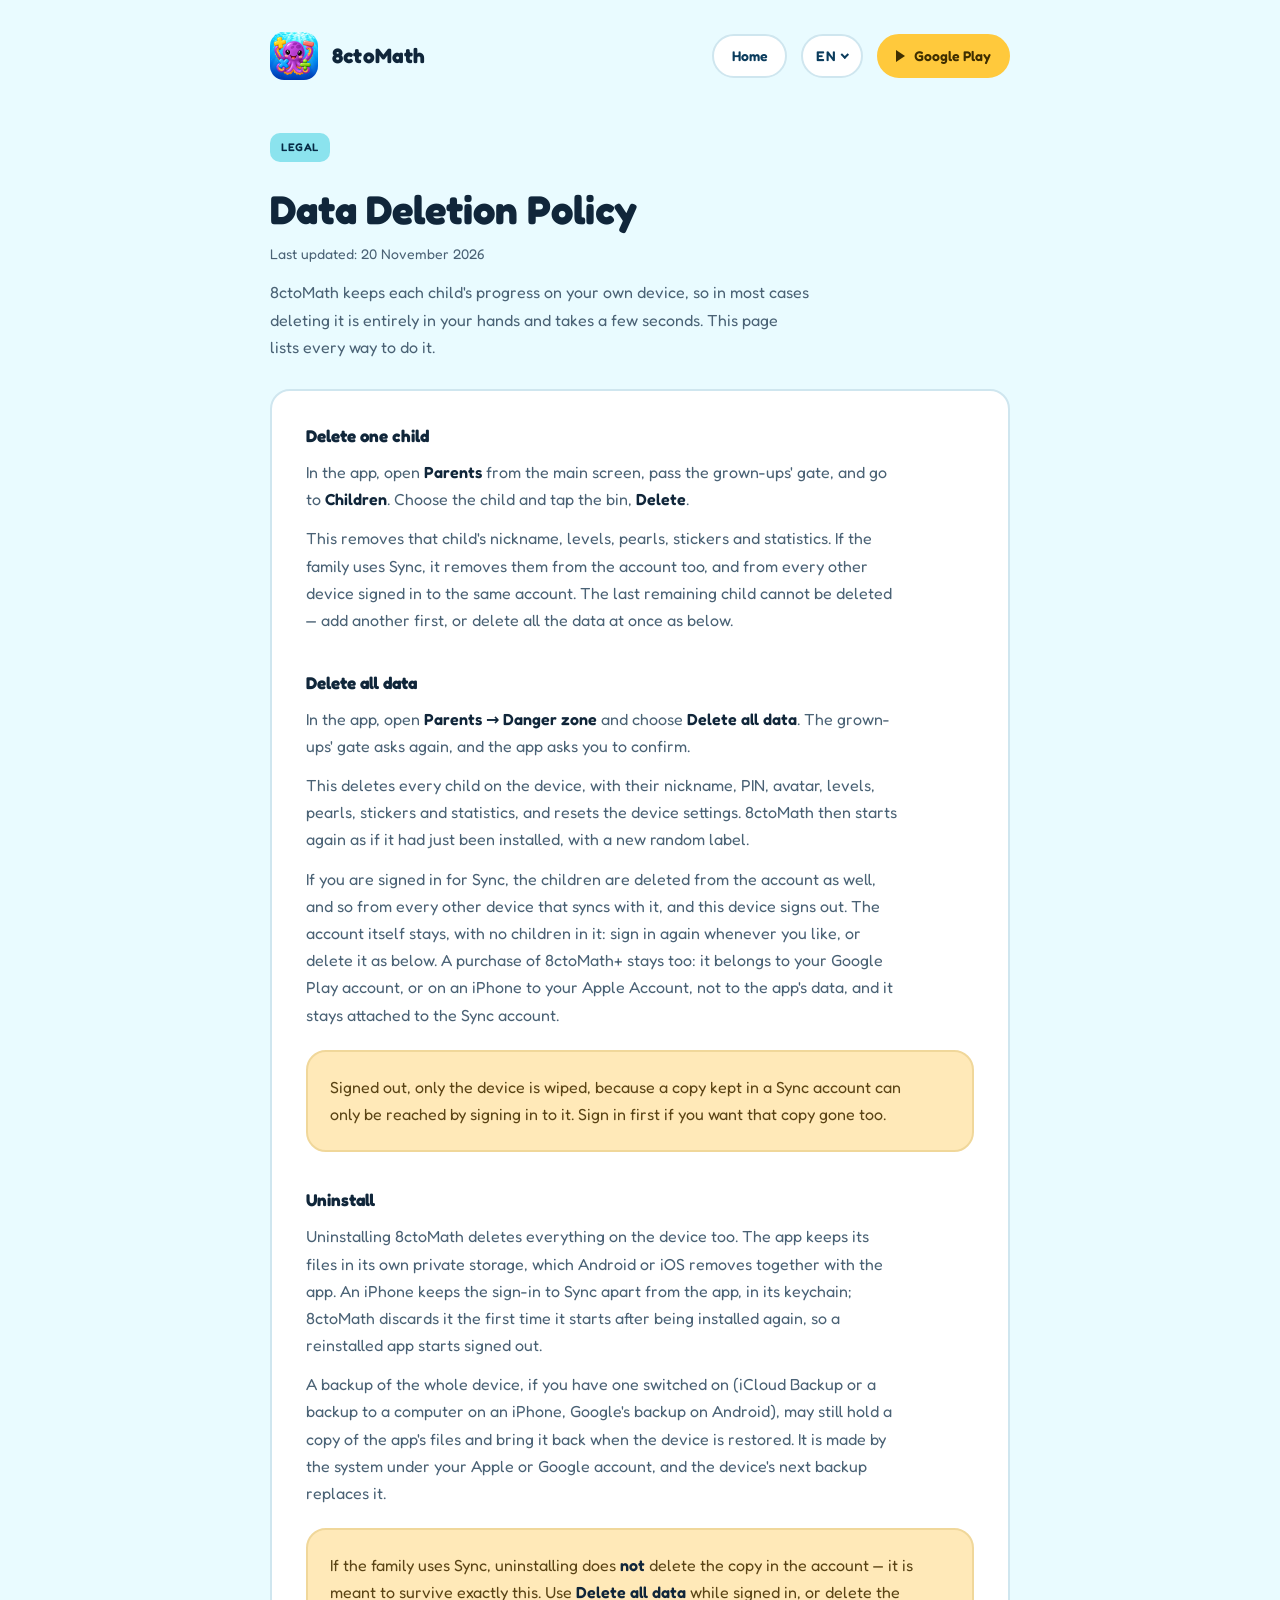
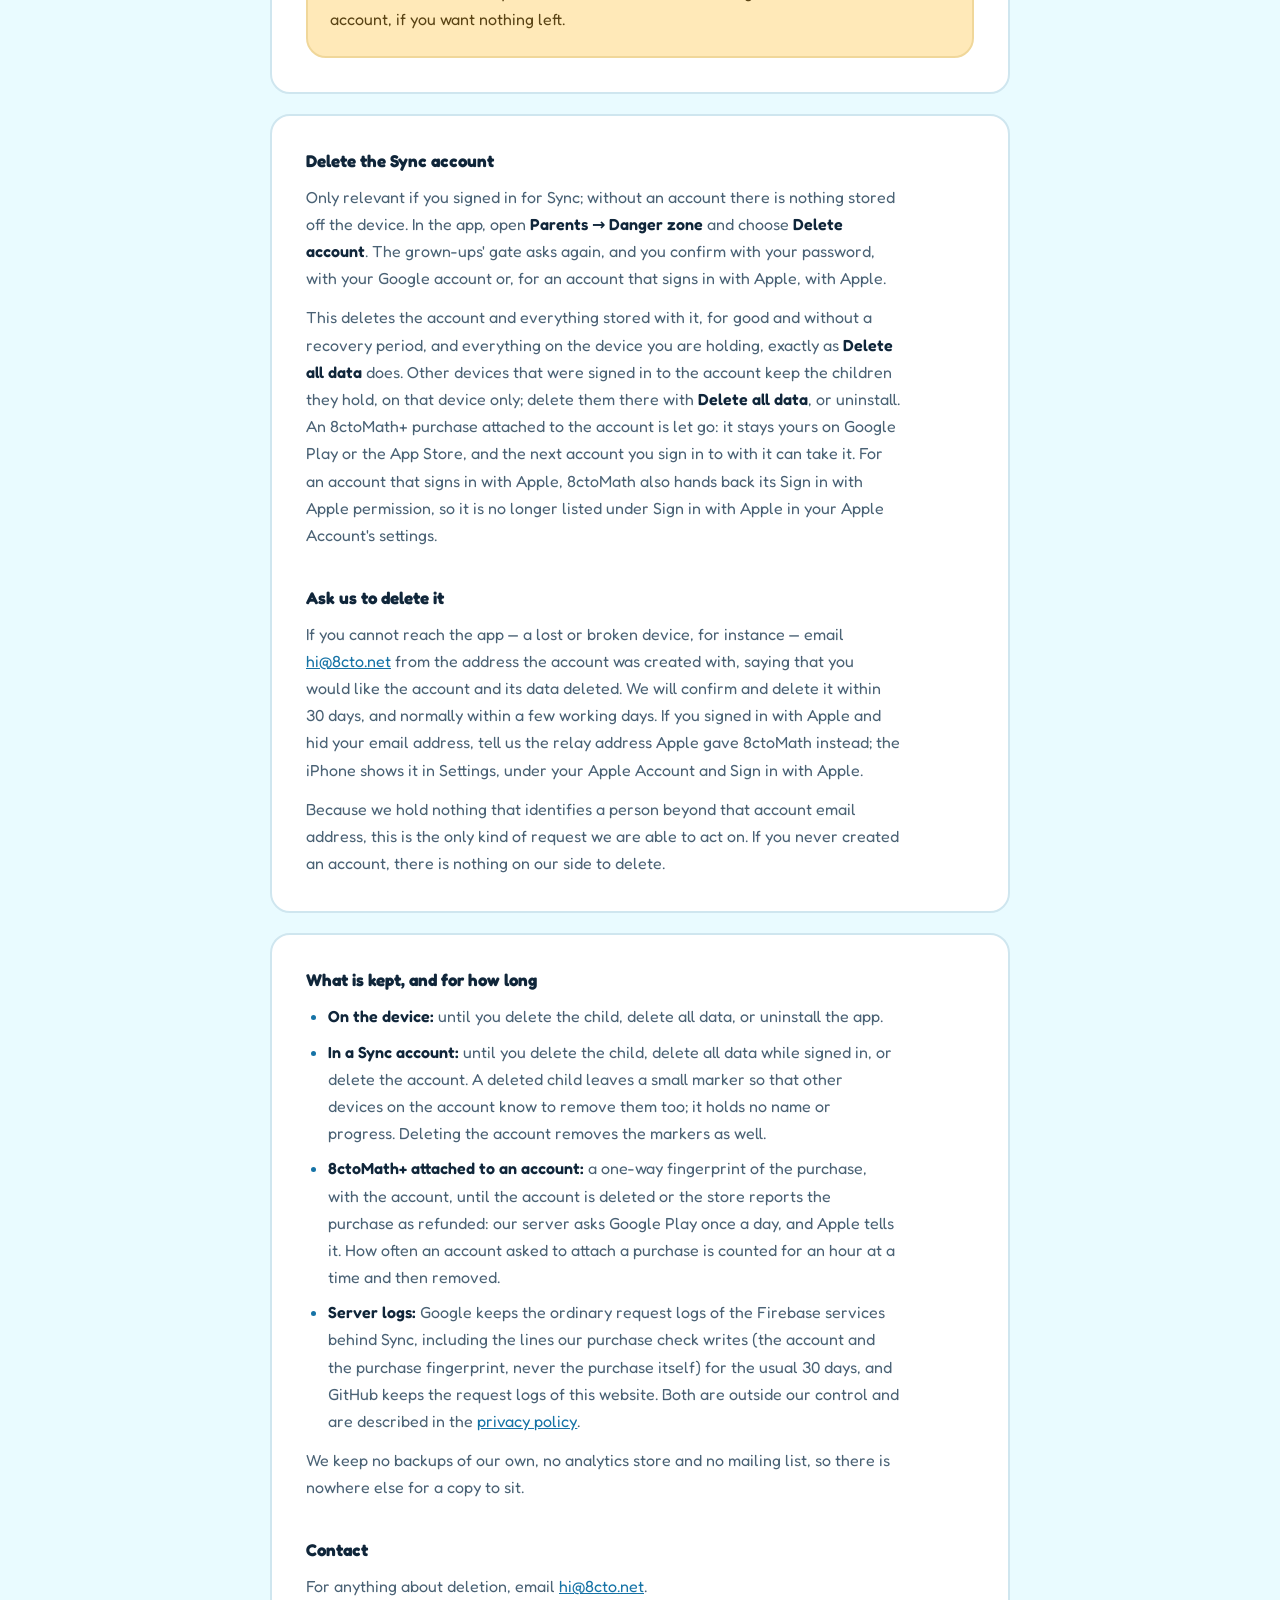
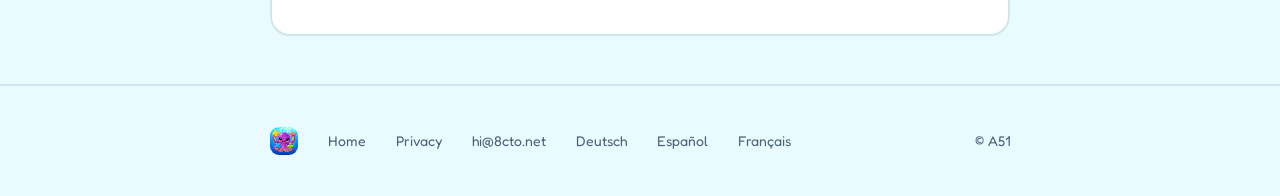
<file: data_deletion.html>
<!DOCTYPE html>
<html lang="en">
<head>
  <meta charset="UTF-8" />
  <meta name="viewport" content="width=device-width, initial-scale=1" />
  <title>Data Deletion &middot; 8ctoMath</title>
  <meta name="description" content="How to delete a child, all the data, an account, or everything 8ctoMath holds — in the app, or by asking us." />
  <link rel="icon" href="favicon.ico" sizes="any" />
  <link rel="apple-touch-icon" href="apple-touch-icon.png" />
  <link rel="stylesheet" href="legal.css" />
  <link rel="canonical" href="https://8cto.net/data_deletion.html" />
  <link rel="alternate" hreflang="en" href="https://8cto.net/data_deletion.html" />
  <link rel="alternate" hreflang="de" href="https://8cto.net/de/datenloeschung.html" />
  <link rel="alternate" hreflang="es" href="https://8cto.net/es/eliminacion-de-datos.html" />
  <link rel="alternate" hreflang="fr" href="https://8cto.net/fr/suppression-des-donnees.html" />
  <link rel="alternate" hreflang="x-default" href="https://8cto.net/data_deletion.html" />
</head>
<body>

<header class="wrap top">
  <a class="home" href="./">
    <img src="img/mark.png" alt="" width="48" height="48" />
    <span class="name">8ctoMath</span>
  </a>
  <a class="toplink home-link" href="./">Home</a>
  <details class="toplink lang">
    <summary aria-label="Language: English">EN<span class="chev" aria-hidden="true"></span></summary>
    <ul>
      <li><span aria-current="page" lang="en">English</span></li>
      <li><a href="de/datenloeschung.html" hreflang="de" lang="de">Deutsch</a></li>
      <li><a href="es/eliminacion-de-datos.html" hreflang="es" lang="es">Español</a></li>
      <li><a href="fr/suppression-des-donnees.html" hreflang="fr" lang="fr">Français</a></li>
    </ul>
  </details>
  <a class="toplink play" href="https://play.google.com/store/apps/details?id=io.a51.octomath"><span class="tri" aria-hidden="true"></span>Google&nbsp;Play</a>
</header>

<main class="wrap">

  <div class="pagehead">
    <p class="kicker">Legal</p>
    <h1>Data Deletion Policy</h1>
    <p class="updated">Last updated: 20 November 2026</p>
    <p class="intro">8ctoMath keeps each child's progress on your own device,
    so in most cases deleting it is entirely in your hands and takes a few
    seconds. This page lists every way to do it.</p>
  </div>

  <section class="card">
    <h2>Delete one child</h2>
    <p>In the app, open <strong>Parents</strong> from the main screen, pass the
    grown-ups' gate, and go to <strong>Children</strong>. Choose the child and
    tap the bin, <strong>Delete</strong>.</p>
    <p>This removes that child's nickname, levels, pearls, stickers and
    statistics. If the family uses Sync, it removes them from the account too,
    and from every other device signed in to the same account. The last
    remaining child cannot be deleted — add another first, or delete all the
    data at once as below.</p>

    <h2>Delete all data</h2>
    <p>In the app, open <strong>Parents &rarr; Danger zone</strong> and choose
    <strong>Delete all data</strong>. The grown-ups' gate asks again, and the
    app asks you to confirm.</p>
    <p>This deletes every child on the device, with their nickname, PIN,
    avatar, levels, pearls, stickers and statistics, and resets the device
    settings. 8ctoMath then starts again as if it had just been installed,
    with a new random label.</p>
    <p>If you are signed in for Sync, the children are deleted from the
    account as well, and so from every other device that syncs with it, and
    this device signs out. The account itself stays, with no children in it:
    sign in again whenever you like, or delete it as below. A purchase of
    8ctoMath+ stays too: it belongs to your Google Play account, or on an
    iPhone to your Apple Account, not to the app's data, and it stays attached
    to the Sync account.</p>
    <div class="note">
      <p>Signed out, only the device is wiped, because a copy kept in a Sync
      account can only be reached by signing in to it. Sign in first if you
      want that copy gone too.</p>
    </div>

    <h2>Uninstall</h2>
    <p>Uninstalling 8ctoMath deletes everything on the device too. The app
    keeps its files in its own private storage, which Android or iOS removes
    together with the app. An iPhone keeps the sign-in to Sync apart from the
    app, in its keychain; 8ctoMath discards it the first time it starts after
    being installed again, so a reinstalled app starts signed out.</p>
    <p>A backup of the whole device, if you have one switched on (iCloud
    Backup or a backup to a computer on an iPhone, Google's backup on
    Android), may still hold a copy of the app's files and bring it back when
    the device is restored. It is made by the system under your Apple or
    Google account, and the device's next backup replaces it.</p>
    <div class="note">
      <p>If the family uses Sync, uninstalling does <strong>not</strong>
      delete the copy in the account — it is meant to survive exactly this.
      Use <strong>Delete all data</strong> while signed in, or delete the
      account, if you want nothing left.</p>
    </div>
  </section>

  <section class="card">
    <h2>Delete the Sync account</h2>
    <p>Only relevant if you signed in for Sync; without an account there is
    nothing stored off the device. In the app, open
    <strong>Parents &rarr; Danger zone</strong> and choose
    <strong>Delete account</strong>. The grown-ups' gate asks again, and you
    confirm with your password, with your Google account or, for an account
    that signs in with Apple, with Apple.</p>
    <p>This deletes the account and everything stored with it, for good and
    without a recovery period, and everything on the device you are holding,
    exactly as <strong>Delete all data</strong> does. Other devices that were
    signed in to the account keep the children they hold, on that device only;
    delete them there with <strong>Delete all data</strong>, or uninstall. An
    8ctoMath+ purchase attached to the account is let go: it stays yours on
    Google Play or the App Store, and the next account you sign in to with it
    can take it. For an account that signs in with Apple, 8ctoMath also hands
    back its Sign in with Apple permission, so it is no longer listed under
    Sign in with Apple in your Apple Account's settings.</p>

    <h2>Ask us to delete it</h2>
    <p>If you cannot reach the app — a lost or broken device, for instance —
    email <a href="mailto:hi@8cto.net">hi@8cto.net</a> from the address the
    account was created with, saying that you would like the account and its
    data deleted. We will confirm and delete it within 30 days, and normally
    within a few working days. If you signed in with Apple and hid your email
    address, tell us the relay address Apple gave 8ctoMath instead; the iPhone
    shows it in Settings, under your Apple Account and Sign in with Apple.</p>
    <p>Because we hold nothing that identifies a person beyond that account
    email address, this is the only kind of request we are able to act on. If
    you never created an account, there is nothing on our side to delete.</p>
  </section>

  <section class="card">
    <h2>What is kept, and for how long</h2>
    <ul>
      <li><strong>On the device:</strong> until you delete the child, delete
      all data, or uninstall the app.</li>
      <li><strong>In a Sync account:</strong> until you delete the child,
      delete all data while signed in, or delete the account. A deleted child
      leaves a small marker so that other devices on the account know to
      remove them too; it holds no name or progress. Deleting the account
      removes the markers as well.</li>
      <li><strong>8ctoMath+ attached to an account:</strong> a one-way
      fingerprint of the purchase, with the account, until the account is
      deleted or the store reports the purchase as refunded: our server asks
      Google Play once a day, and Apple tells it. How often an account asked
      to attach a
      purchase is counted for an hour at a time and then removed.</li>
      <li><strong>Server logs:</strong> Google keeps the ordinary request logs
      of the Firebase services behind Sync, including the lines our purchase
      check writes (the account and the purchase fingerprint, never the
      purchase itself) for the usual 30 days, and GitHub keeps the request logs
      of this website. Both are outside our control and are described in the
      <a href="privacy.html">privacy policy</a>.</li>
    </ul>
    <p>We keep no backups of our own, no analytics store and no mailing list,
    so there is nowhere else for a copy to sit.</p>

    <h2>Contact</h2>
    <p>For anything about deletion, email
    <a href="mailto:hi@8cto.net">hi@8cto.net</a>.</p>
  </section>

</main>

<footer>
  <div class="wrap frow">
    <img src="img/mark.png" alt="8ctoMath logo" width="28" height="28" />
    <a href="./">Home</a>
    <a href="privacy.html">Privacy</a>
    <a href="mailto:hi@8cto.net">hi@8cto.net</a>
    <a href="de/datenloeschung.html" hreflang="de" lang="de">Deutsch</a>
    <a href="es/eliminacion-de-datos.html" hreflang="es" lang="es">Español</a>
    <a href="fr/suppression-des-donnees.html" hreflang="fr" lang="fr">Français</a>
    <span class="copy">&copy; <a href="https://a51.io">A51</a></span>
  </div>
</footer>

<script>
/* The language menu is a <details>: it opens, and its links work, with no
   script. This only closes it on a click elsewhere, on Escape, once a
   language is picked, and when the page comes back with the back button. */
(function () {
  var menu = document.querySelector('details.lang');
  if (!menu) return;
  function close() { menu.open = false; }
  document.addEventListener('click', function (e) {
    if (menu.open && !menu.contains(e.target)) close();
  });
  document.addEventListener('keydown', function (e) {
    if (e.key !== 'Escape' || !menu.open) return;
    var inside = menu.contains(document.activeElement);
    close();
    if (inside) menu.querySelector('summary').focus();
  });
  menu.addEventListener('click', function (e) {
    if (e.target.closest('a')) close();
  });
  window.addEventListener('pageshow', close);
})();
</script>

</body>
</html>
</file>
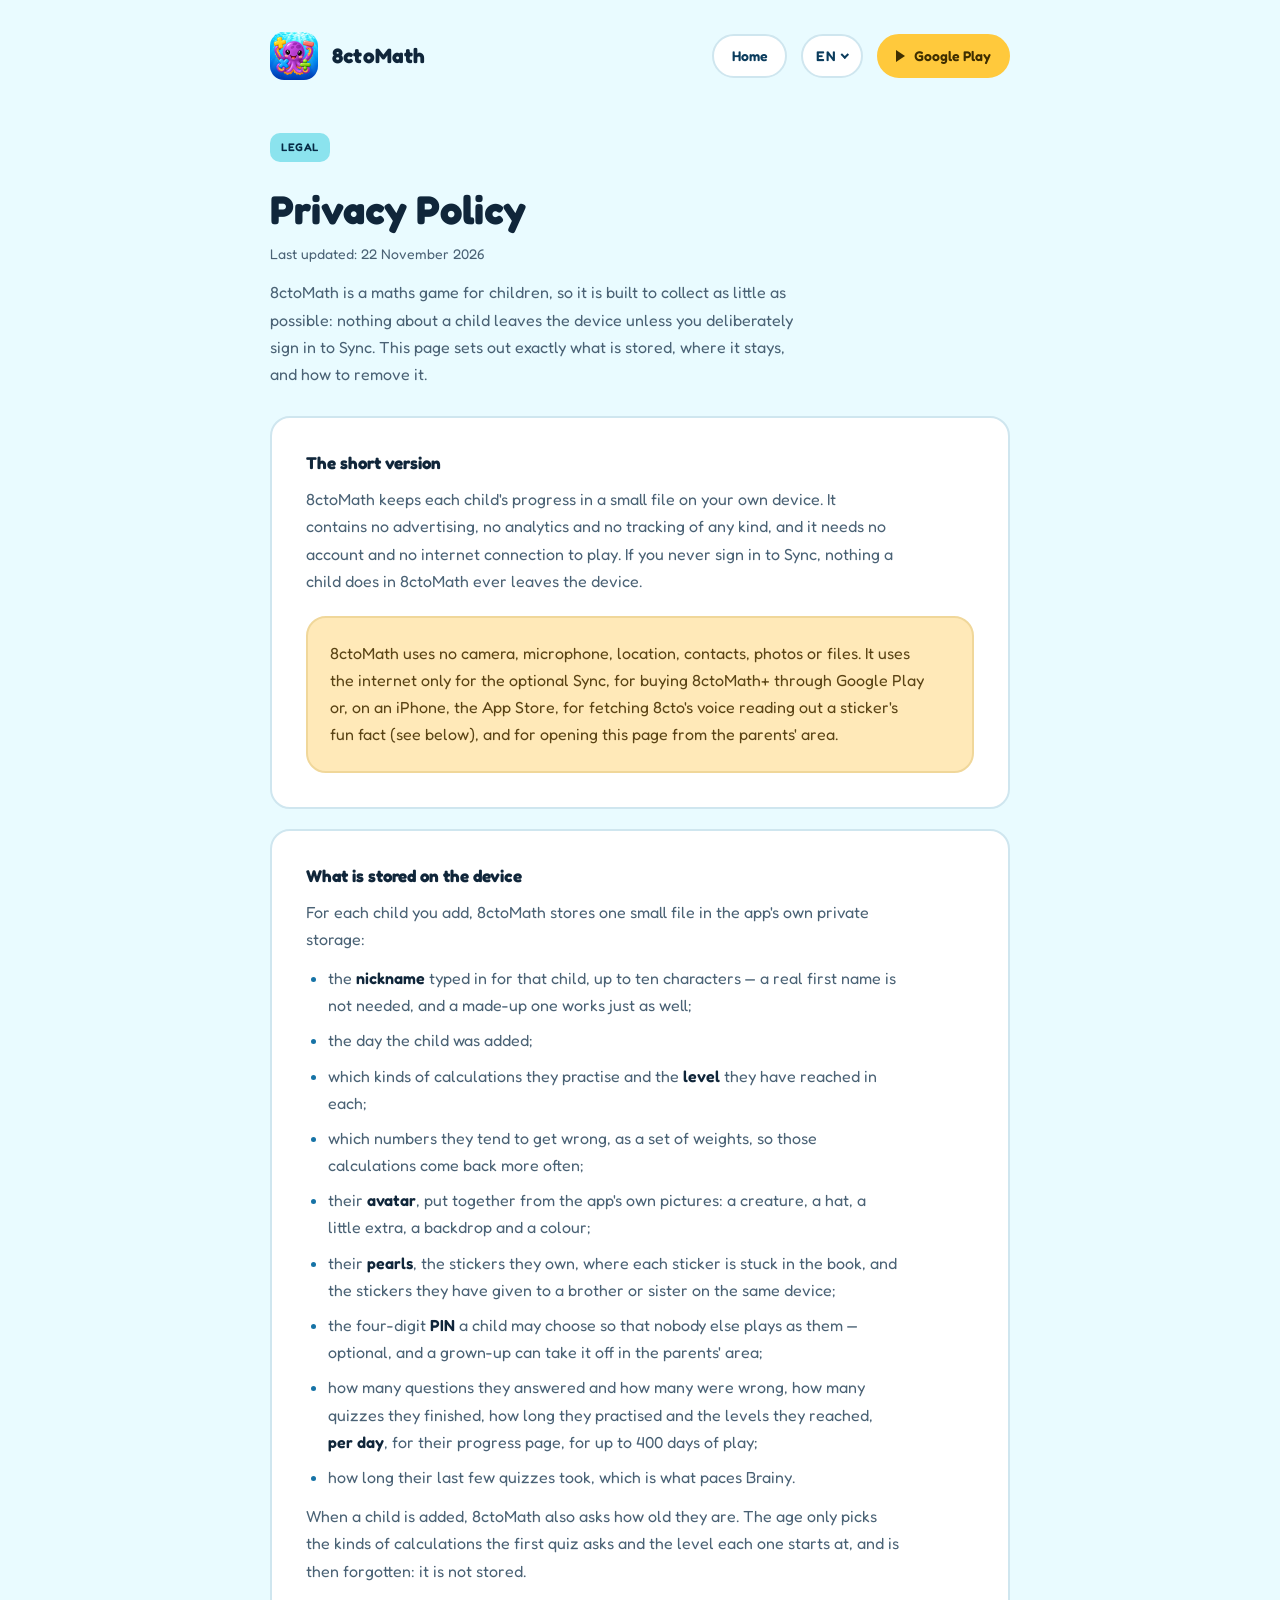
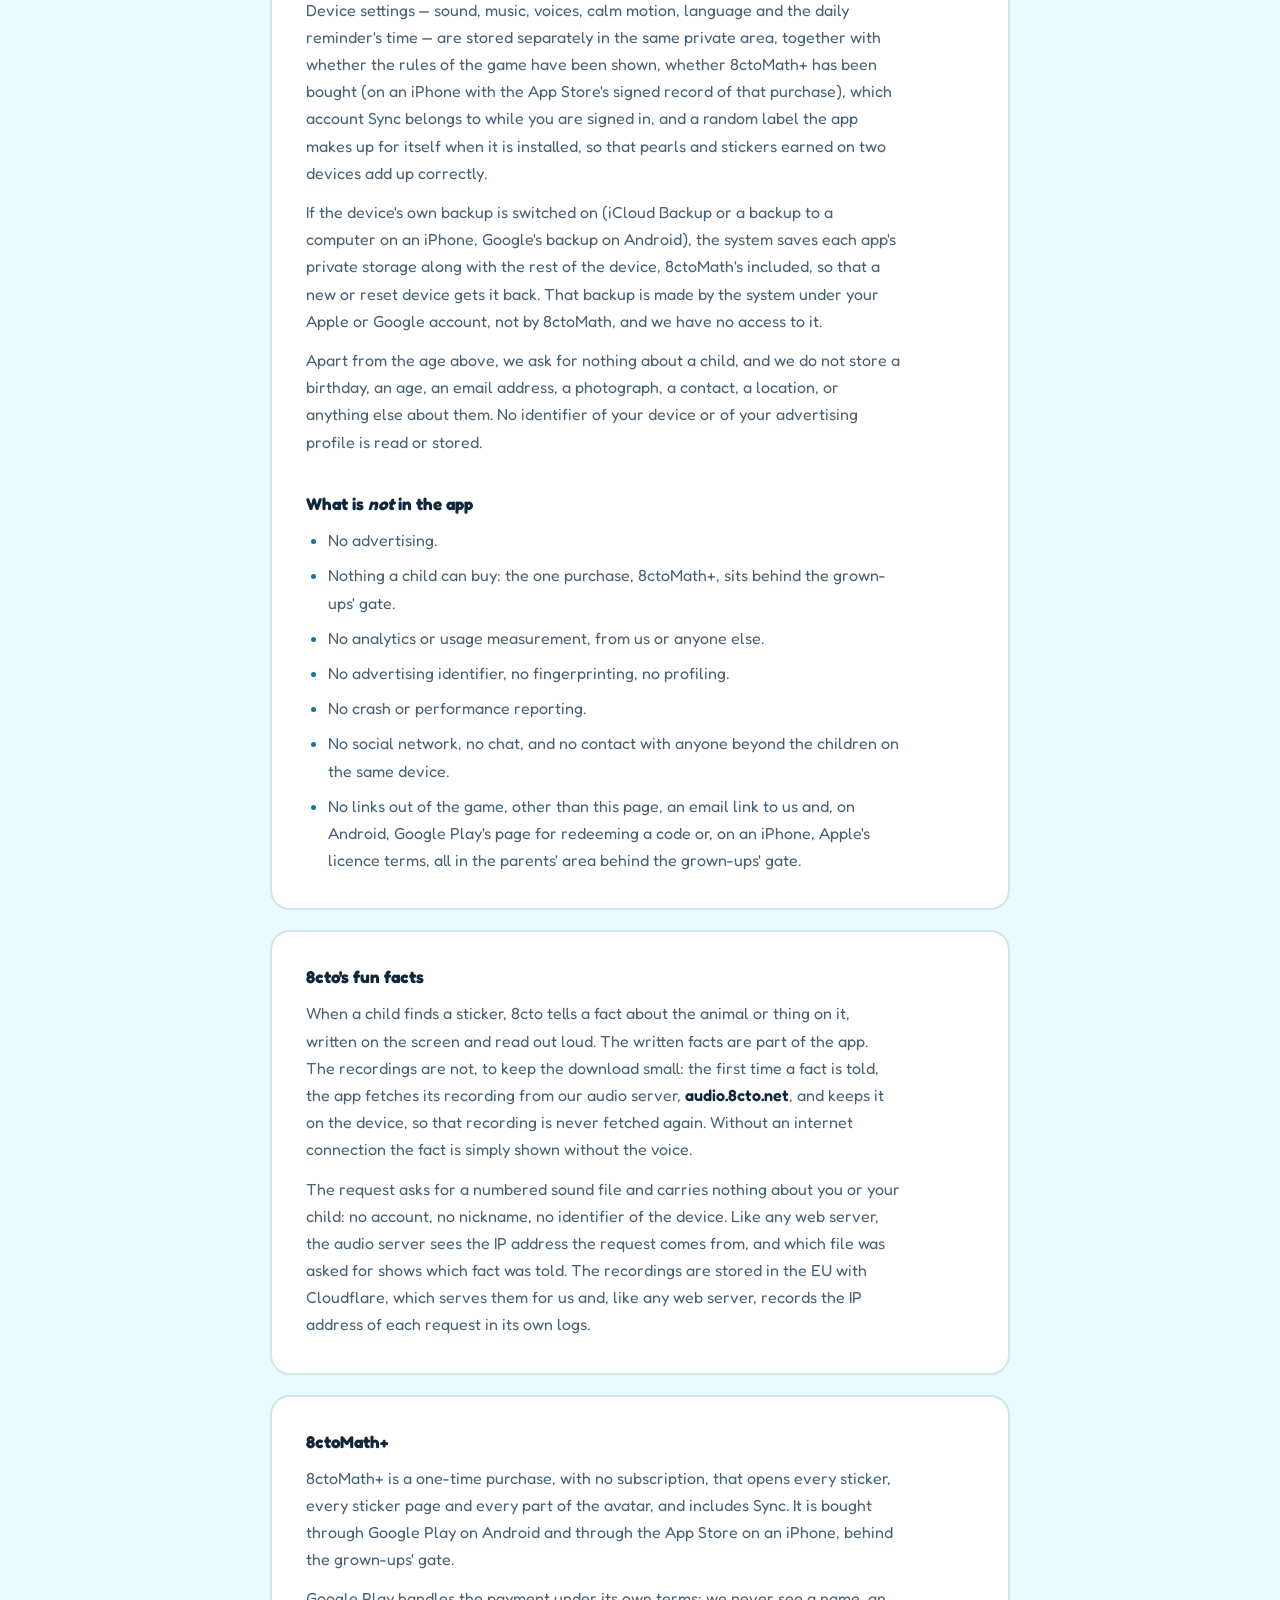
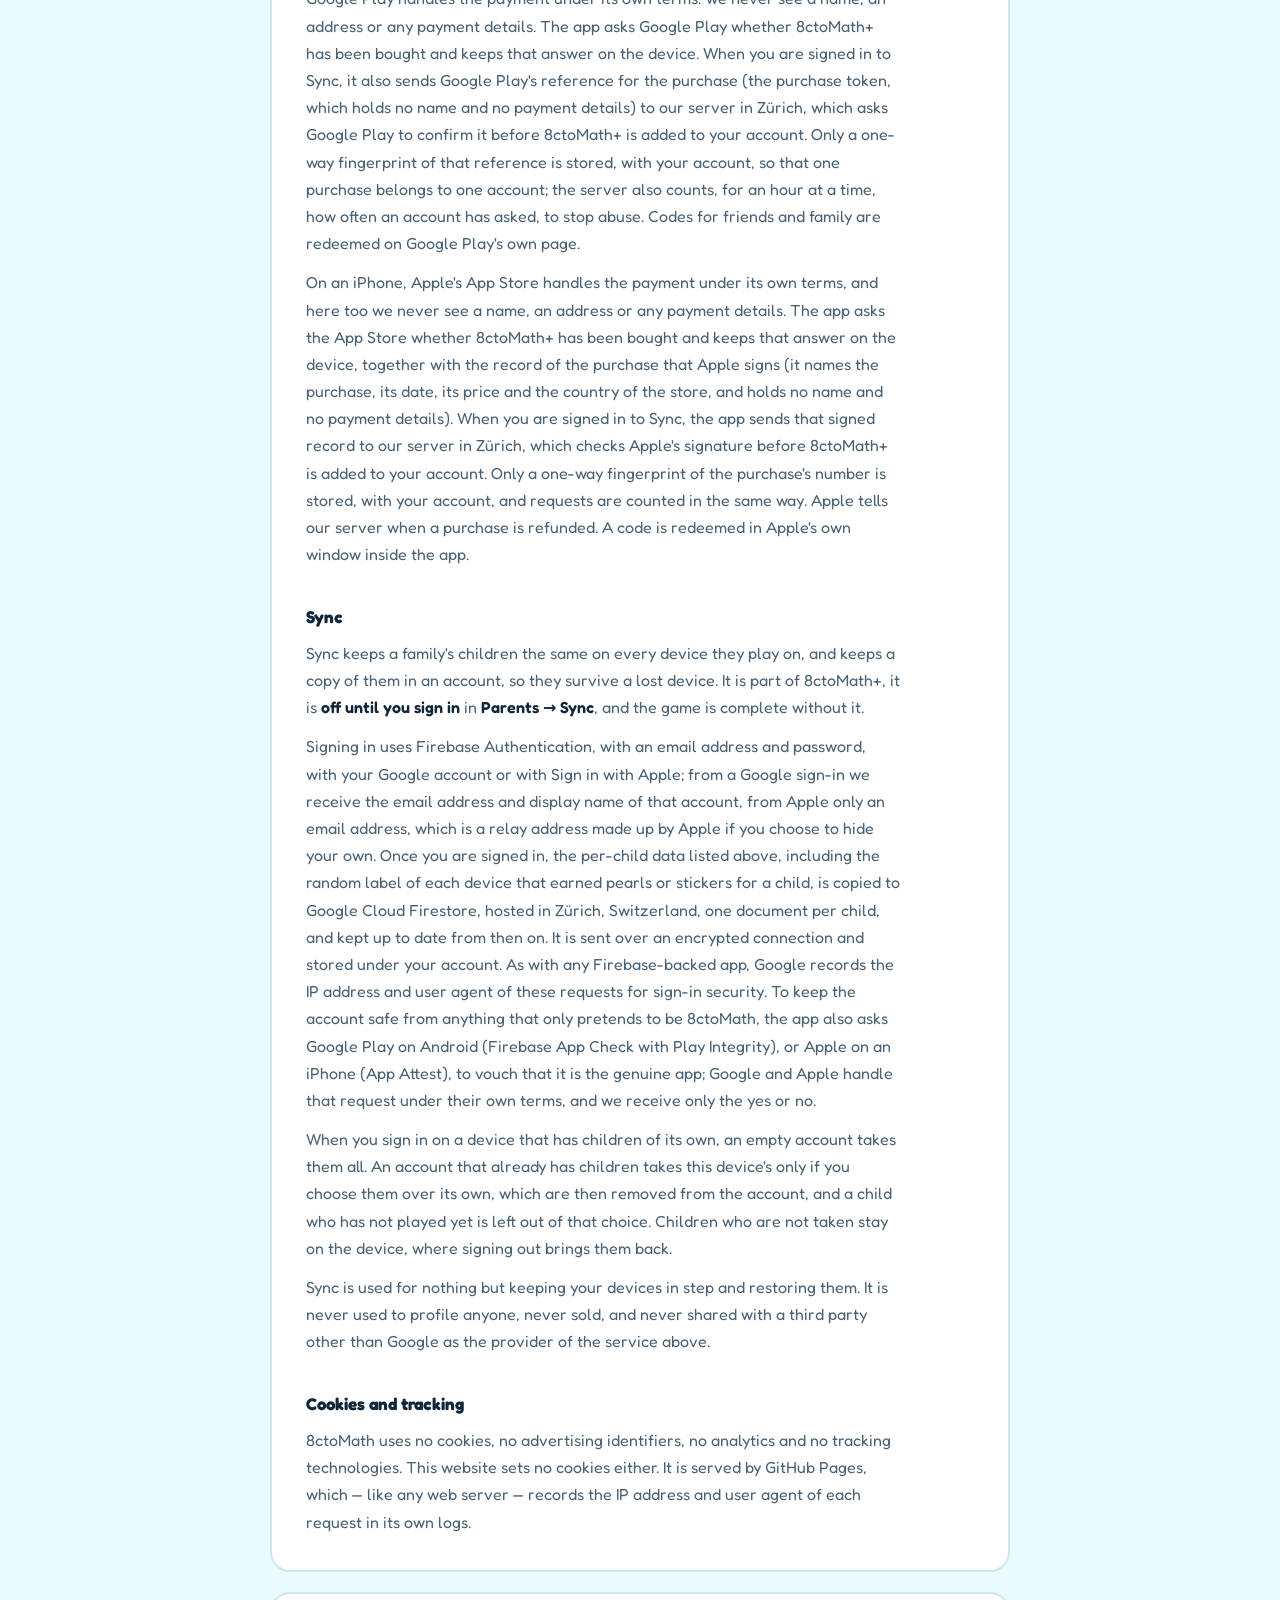
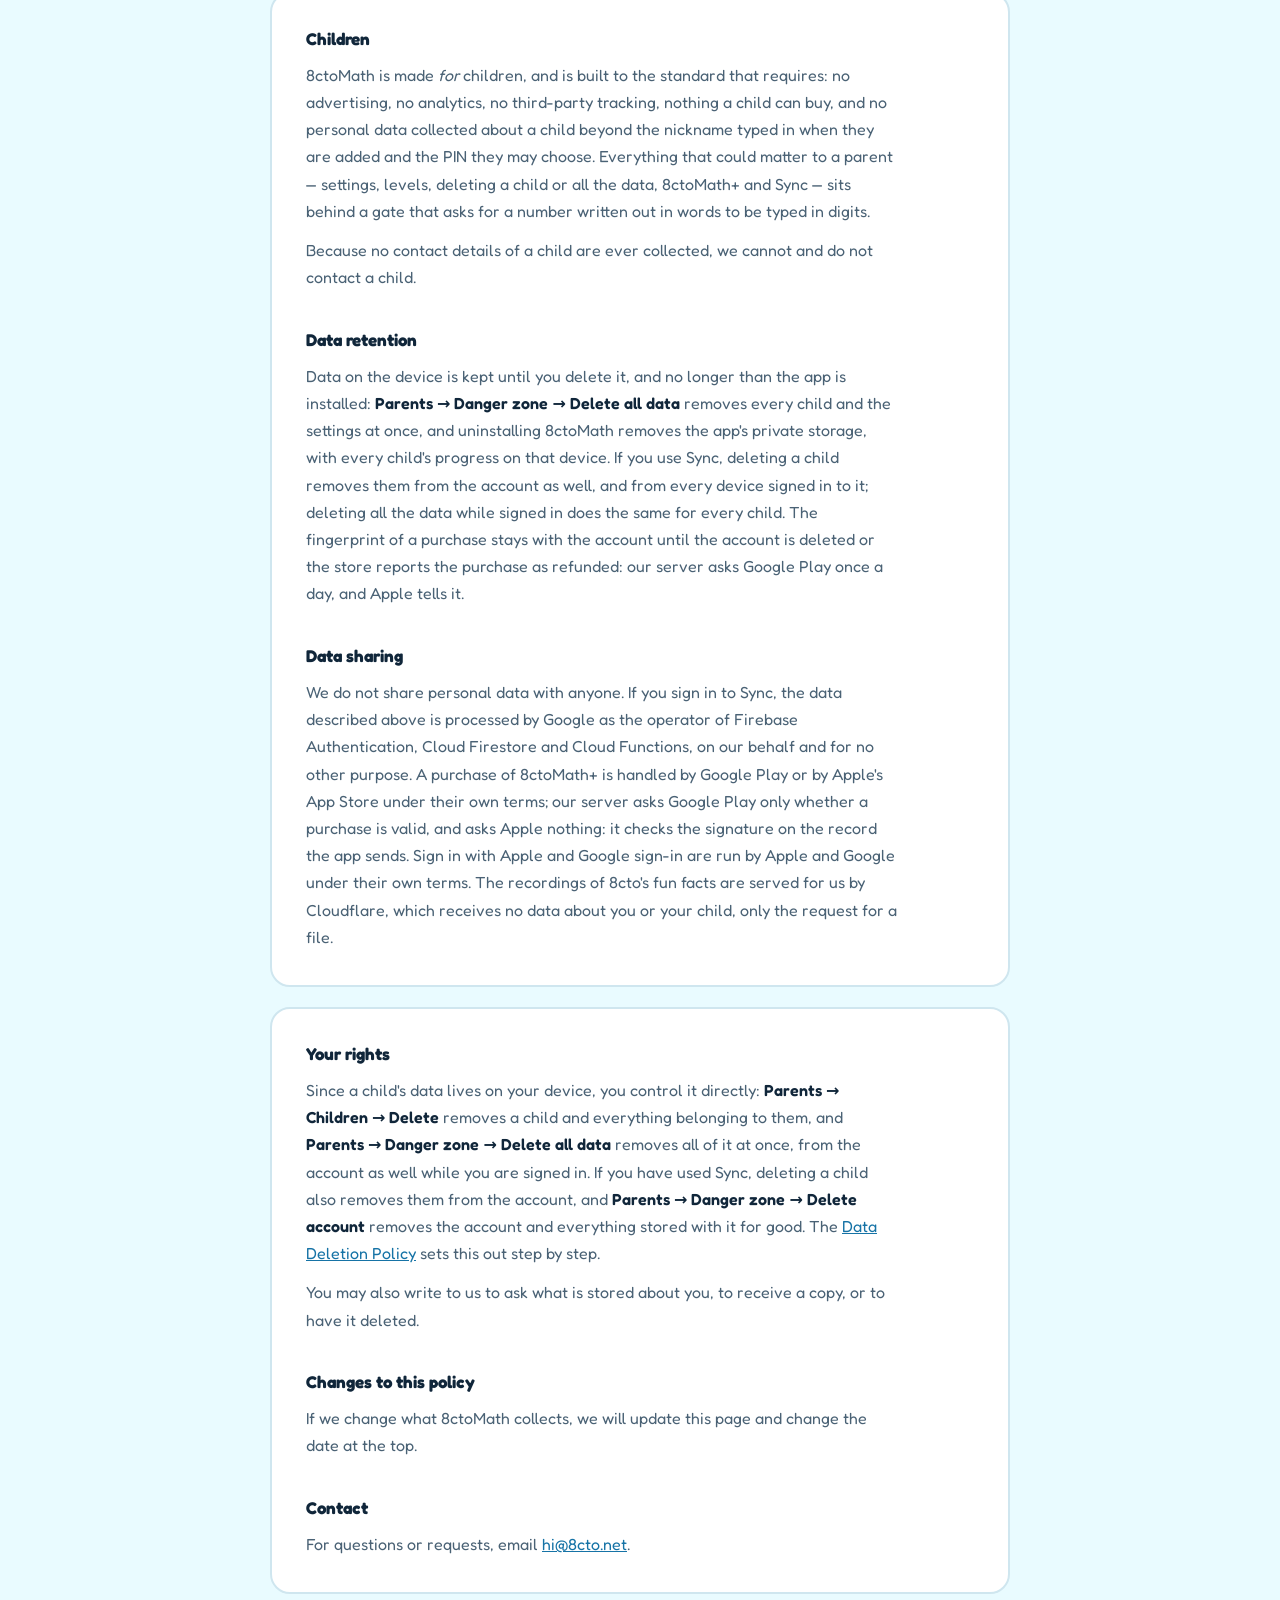
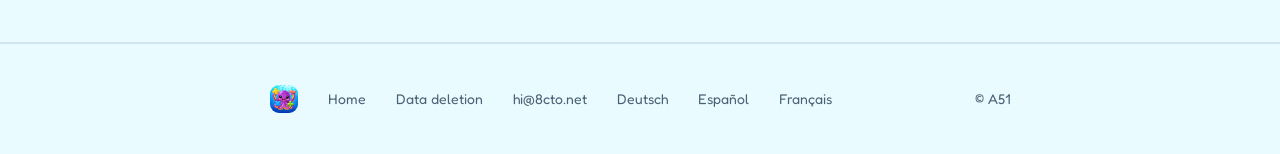
<file: privacy.html>
<!DOCTYPE html>
<html lang="en">
<head>
  <meta charset="UTF-8" />
  <meta name="viewport" content="width=device-width, initial-scale=1" />
  <title>Privacy Policy &middot; 8ctoMath</title>
  <meta name="description" content="What 8ctoMath stores, where it stays, and how to remove it. The short version: everything stays on the device unless you sign in to Sync." />
  <link rel="icon" href="favicon.ico" sizes="any" />
  <link rel="apple-touch-icon" href="apple-touch-icon.png" />
  <link rel="stylesheet" href="legal.css" />
  <link rel="canonical" href="https://8cto.net/privacy.html" />
  <link rel="alternate" hreflang="en" href="https://8cto.net/privacy.html" />
  <link rel="alternate" hreflang="de" href="https://8cto.net/de/datenschutz.html" />
  <link rel="alternate" hreflang="es" href="https://8cto.net/es/privacidad.html" />
  <link rel="alternate" hreflang="fr" href="https://8cto.net/fr/confidentialite.html" />
  <link rel="alternate" hreflang="x-default" href="https://8cto.net/privacy.html" />
</head>
<body>

<header class="wrap top">
  <a class="home" href="./">
    <img src="img/mark.png" alt="" width="48" height="48" />
    <span class="name">8ctoMath</span>
  </a>
  <a class="toplink home-link" href="./">Home</a>
  <details class="toplink lang">
    <summary aria-label="Language: English">EN<span class="chev" aria-hidden="true"></span></summary>
    <ul>
      <li><span aria-current="page" lang="en">English</span></li>
      <li><a href="de/datenschutz.html" hreflang="de" lang="de">Deutsch</a></li>
      <li><a href="es/privacidad.html" hreflang="es" lang="es">Español</a></li>
      <li><a href="fr/confidentialite.html" hreflang="fr" lang="fr">Français</a></li>
    </ul>
  </details>
  <a class="toplink play" href="https://play.google.com/store/apps/details?id=io.a51.octomath"><span class="tri" aria-hidden="true"></span>Google&nbsp;Play</a>
</header>

<main class="wrap">

  <div class="pagehead">
    <p class="kicker">Legal</p>
    <h1>Privacy Policy</h1>
    <p class="updated">Last updated: 22 November 2026</p>
    <p class="intro">8ctoMath is a maths game for children, so it is built to
    collect as little as possible: nothing about a child leaves the device
    unless you deliberately sign in to Sync. This page sets out exactly what is stored,
    where it stays, and how to remove it.</p>
  </div>

  <section class="card">
    <h2>The short version</h2>
    <p>8ctoMath keeps each child's progress in a small file on your own
    device. It contains no advertising, no analytics and no tracking of any
    kind, and it needs no account and no internet connection to play. If you
    never sign in to Sync, nothing a child does in 8ctoMath ever leaves the
    device.</p>
    <div class="note">
      <p>8ctoMath uses no camera, microphone, location, contacts, photos or
      files. It uses the internet only for the optional Sync, for buying
      8ctoMath+ through Google Play or, on an iPhone, the App Store, for
      fetching 8cto's voice reading out a sticker's fun fact (see below),
      and for opening this page from the parents' area.</p>
    </div>
  </section>

  <section class="card">
    <h2>What is stored on the device</h2>
    <p>For each child you add, 8ctoMath stores one small file in the app's own
    private storage:</p>
    <ul>
      <li>the <strong>nickname</strong> typed in for that child, up to ten
      characters — a real first name is not needed, and a made-up one works
      just as well;</li>
      <li>the day the child was added;</li>
      <li>which kinds of calculations they practise and the
      <strong>level</strong> they have reached in each;</li>
      <li>which numbers they tend to get wrong, as a set of weights, so those
      calculations come back more often;</li>
      <li>their <strong>avatar</strong>, put together from the app's own
      pictures: a creature, a hat, a little extra, a backdrop and a
      colour;</li>
      <li>their <strong>pearls</strong>, the stickers they own, where each
      sticker is stuck in the book, and the stickers they have given to a
      brother or sister on the same device;</li>
      <li>the four-digit <strong>PIN</strong> a child may choose so that
      nobody else plays as them — optional, and a grown-up can take it off in
      the parents' area;</li>
      <li>how many questions they answered and how many were wrong, how
      many quizzes they finished, how long they practised and the levels
      they reached, <strong>per day</strong>, for their progress page, for
      up to 400 days of play;</li>
      <li>how long their last few quizzes took, which is what paces
      Brainy.</li>
    </ul>
    <p>When a child is added, 8ctoMath also asks how old they are. The age
    only picks the kinds of calculations the first quiz asks and the level
    each one starts at, and is then forgotten: it is not stored.</p>
    <p>Device settings — sound, music, voices, calm motion, language and the
    daily reminder's time — are
    stored separately in the same private area, together with whether the
    rules of the game have been shown, whether 8ctoMath+ has been bought (on
    an iPhone with the App Store's signed record of that purchase),
    which account Sync belongs to while you are signed in, and a random label
    the app makes up for itself when it is installed, so that pearls and
    stickers earned on two devices add up correctly.</p>
    <p>If the device's own backup is switched on (iCloud Backup or a backup
    to a computer on an iPhone, Google's backup on Android), the system saves
    each app's private storage along with the rest of the device, 8ctoMath's
    included, so that a new or reset device gets it back. That backup is made
    by the system under your Apple or Google account, not by 8ctoMath, and we
    have no access to it.</p>
    <p>Apart from the age above, we ask for nothing about a child, and we do
    not store a birthday, an age, an email address, a photograph, a contact, a
    location, or anything else about them. No identifier of your device or of
    your advertising profile is read or stored.</p>

    <h2>What is <em>not</em> in the app</h2>
    <ul>
      <li>No advertising.</li>
      <li>Nothing a child can buy: the one purchase, 8ctoMath+, sits behind
      the grown-ups' gate.</li>
      <li>No analytics or usage measurement, from us or anyone else.</li>
      <li>No advertising identifier, no fingerprinting, no profiling.</li>
      <li>No crash or performance reporting.</li>
      <li>No social network, no chat, and no contact with anyone beyond the
      children on the same device.</li>
      <li>No links out of the game, other than this page, an email link to us
      and, on Android, Google Play's page for redeeming a code or, on an
      iPhone, Apple's licence terms, all in the parents' area behind the
      grown-ups' gate.</li>
    </ul>
  </section>

  <section class="card">
    <h2>8cto's fun facts</h2>
    <p>When a child finds a sticker, 8cto tells a fact about the animal or
    thing on it, written on the screen and read out loud. The written facts
    are part of the app. The recordings are not, to keep the download small:
    the first time a fact is told, the app fetches its recording from our
    audio server, <strong>audio.8cto.net</strong>, and keeps it on the
    device, so that recording is never fetched again. Without an internet
    connection the fact is simply shown without the voice.</p>
    <p>The request asks for a numbered sound file and carries nothing about
    you or your child: no account, no nickname, no identifier of the device.
    Like any web server, the audio server sees the IP address the request
    comes from, and which file was asked for shows which fact was told. The
    recordings are stored in the EU with Cloudflare, which serves them for us
    and, like any web server, records the IP address of each request in its
    own logs.</p>
  </section>

  <section class="card">
    <h2>8ctoMath+</h2>
    <p>8ctoMath+ is a one-time purchase, with no subscription, that opens
    every sticker, every sticker page and every part of the avatar, and
    includes Sync. It is bought through Google Play on Android and through
    the App Store on an iPhone, behind the grown-ups' gate.</p>
    <p>Google Play handles the payment under its own terms: we never see a
    name, an address or any payment details. The app asks Google Play
    whether 8ctoMath+ has been bought and keeps that answer on the device.
    When you are signed in to Sync, it also sends Google Play's reference for
    the purchase (the purchase token, which holds no name and no payment
    details) to our server in Zürich, which asks Google Play to confirm it
    before 8ctoMath+ is added to your account. Only a one-way fingerprint of
    that reference is stored, with your account, so that one purchase belongs
    to one account; the server also counts, for an hour at a time, how often
    an account has asked, to stop abuse. Codes for friends and family are
    redeemed on Google Play's own page.</p>
    <p>On an iPhone, Apple's App Store handles the payment under its own
    terms, and here too we never see a name, an address or any payment
    details. The app asks the App Store whether 8ctoMath+ has been bought and
    keeps that answer on the device, together with the record of the purchase
    that Apple signs (it names the purchase, its date, its price and the
    country of the store, and holds no name and no payment details). When you
    are signed in to Sync, the app sends that signed record to our server in
    Zürich, which checks Apple's signature before 8ctoMath+ is added to your
    account. Only a one-way fingerprint of the purchase's number is stored,
    with your account, and requests are counted in the same way. Apple tells
    our server when a purchase is refunded. A code is redeemed in Apple's own
    window inside the app.</p>

    <h2>Sync</h2>
    <p>Sync keeps a family's children the same on every device they play on,
    and keeps a copy of them in an account, so they survive a lost device. It
    is part of 8ctoMath+, it is <strong>off until you sign in</strong> in
    <strong>Parents &rarr; Sync</strong>, and the game is complete without
    it.</p>
    <p>Signing in uses Firebase Authentication, with an email address and
    password, with your Google account or with Sign in with Apple; from a
    Google sign-in we receive the email address and display name of that
    account, from Apple only an email address, which is a relay address made
    up by Apple if you choose to hide your own. Once you are signed in,
    the per-child data listed above, including the random label of each device
    that earned pearls or stickers for a child, is copied to Google Cloud
    Firestore, hosted in Zürich, Switzerland, one document per child, and kept
    up to date from then on. It is sent over an encrypted connection and
    stored under your account. As with any Firebase-backed app, Google records
    the IP address and user agent of these requests for sign-in security.
    To keep the account safe from anything that only pretends to be
    8ctoMath, the app also asks Google Play on Android (Firebase App Check
    with Play Integrity), or Apple on an iPhone (App Attest), to vouch that
    it is the genuine app; Google and Apple handle that request under their
    own terms, and we receive only the yes or no.</p>
    <p>When you sign in on a device that has children of its own, an empty
    account takes them all. An account that already has children takes this
    device's only if you choose them over its own, which are then removed
    from the account, and a child who has not played yet is left out of that
    choice. Children who are not taken stay on the device, where signing out
    brings them back.</p>
    <p>Sync is used for nothing but keeping your devices in step and
    restoring them. It is never used to profile anyone, never sold, and never
    shared with a third party other than Google as the provider of the
    service above.</p>

    <h2>Cookies and tracking</h2>
    <p>8ctoMath uses no cookies, no advertising identifiers, no analytics and
    no tracking technologies. This website sets no cookies either. It is served
    by GitHub Pages, which — like any web server — records the IP address and
    user agent of each request in its own logs.</p>
  </section>

  <section class="card">
    <h2>Children</h2>
    <p>8ctoMath is made <em>for</em> children, and is built to the standard
    that requires: no advertising, no analytics, no third-party tracking,
    nothing a child can buy, and no personal data collected about a child
    beyond the nickname typed in when they are added and the PIN they may
    choose. Everything that could matter to a parent — settings, levels,
    deleting a child or all the data, 8ctoMath+ and Sync — sits behind
    a gate that asks for a number written out in words to be typed in
    digits.</p>
    <p>Because no contact details of a child are ever collected, we cannot
    and do not contact a child.</p>

    <h2>Data retention</h2>
    <p>Data on the device is kept until you delete it, and no longer than the
    app is installed: <strong>Parents &rarr; Danger zone &rarr; Delete all
    data</strong> removes every child and the settings at once, and
    uninstalling 8ctoMath removes the app's private storage, with every
    child's progress on that device. If you use Sync, deleting a child removes
    them from the account as well, and from every device signed in to it;
    deleting all the data while signed in does the same for every child. The
    fingerprint of a purchase stays with the account until the account is
    deleted or the store reports the purchase as refunded: our server asks
    Google Play once a day, and Apple tells it.</p>

    <h2>Data sharing</h2>
    <p>We do not share personal data with anyone. If you sign in to Sync, the
    data described above is processed by Google as the operator of Firebase
    Authentication, Cloud Firestore and Cloud Functions, on our behalf and for
    no other purpose. A purchase of 8ctoMath+ is handled by Google Play or by
    Apple's App Store under their own terms; our server asks Google Play only
    whether a purchase is valid, and asks Apple nothing: it checks the
    signature on the record the app sends. Sign in with Apple and Google
    sign-in are run by Apple and Google under their own terms. The
    recordings of 8cto's fun facts are served for us by Cloudflare, which
    receives no data about you or your child, only the request for a
    file.</p>
  </section>

  <section class="card">
    <h2>Your rights</h2>
    <p>Since a child's data lives on your device, you control it directly:
    <strong>Parents &rarr; Children &rarr; Delete</strong> removes a child and
    everything belonging to them, and <strong>Parents &rarr; Danger zone
    &rarr; Delete all data</strong> removes all of it at once, from the account
    as well while you are signed in. If you have used Sync, deleting a child
    also removes them from the account, and <strong>Parents &rarr; Danger zone
    &rarr; Delete account</strong> removes the account and everything stored
    with it for good. The <a href="data_deletion.html">Data Deletion
    Policy</a> sets this out step by step.</p>
    <p>You may also write to us to ask what is stored about you, to receive a
    copy, or to have it deleted.</p>

    <h2>Changes to this policy</h2>
    <p>If we change what 8ctoMath collects, we will update this page and change
    the date at the top.</p>

    <h2>Contact</h2>
    <p>For questions or requests, email
    <a href="mailto:hi@8cto.net">hi@8cto.net</a>.</p>
  </section>

</main>

<footer>
  <div class="wrap frow">
    <img src="img/mark.png" alt="8ctoMath logo" width="28" height="28" />
    <a href="./">Home</a>
    <a href="data_deletion.html">Data deletion</a>
    <a href="mailto:hi@8cto.net">hi@8cto.net</a>
    <a href="de/datenschutz.html" hreflang="de" lang="de">Deutsch</a>
    <a href="es/privacidad.html" hreflang="es" lang="es">Español</a>
    <a href="fr/confidentialite.html" hreflang="fr" lang="fr">Français</a>
    <span class="copy">&copy; <a href="https://a51.io">A51</a></span>
  </div>
</footer>

<script>
/* The language menu is a <details>: it opens, and its links work, with no
   script. This only closes it on a click elsewhere, on Escape, once a
   language is picked, and when the page comes back with the back button. */
(function () {
  var menu = document.querySelector('details.lang');
  if (!menu) return;
  function close() { menu.open = false; }
  document.addEventListener('click', function (e) {
    if (menu.open && !menu.contains(e.target)) close();
  });
  document.addEventListener('keydown', function (e) {
    if (e.key !== 'Escape' || !menu.open) return;
    var inside = menu.contains(document.activeElement);
    close();
    if (inside) menu.querySelector('summary').focus();
  });
  menu.addEventListener('click', function (e) {
    if (e.target.closest('a')) close();
  });
  window.addEventListener('pageshow', close);
})();
</script>

</body>
</html>
</file>
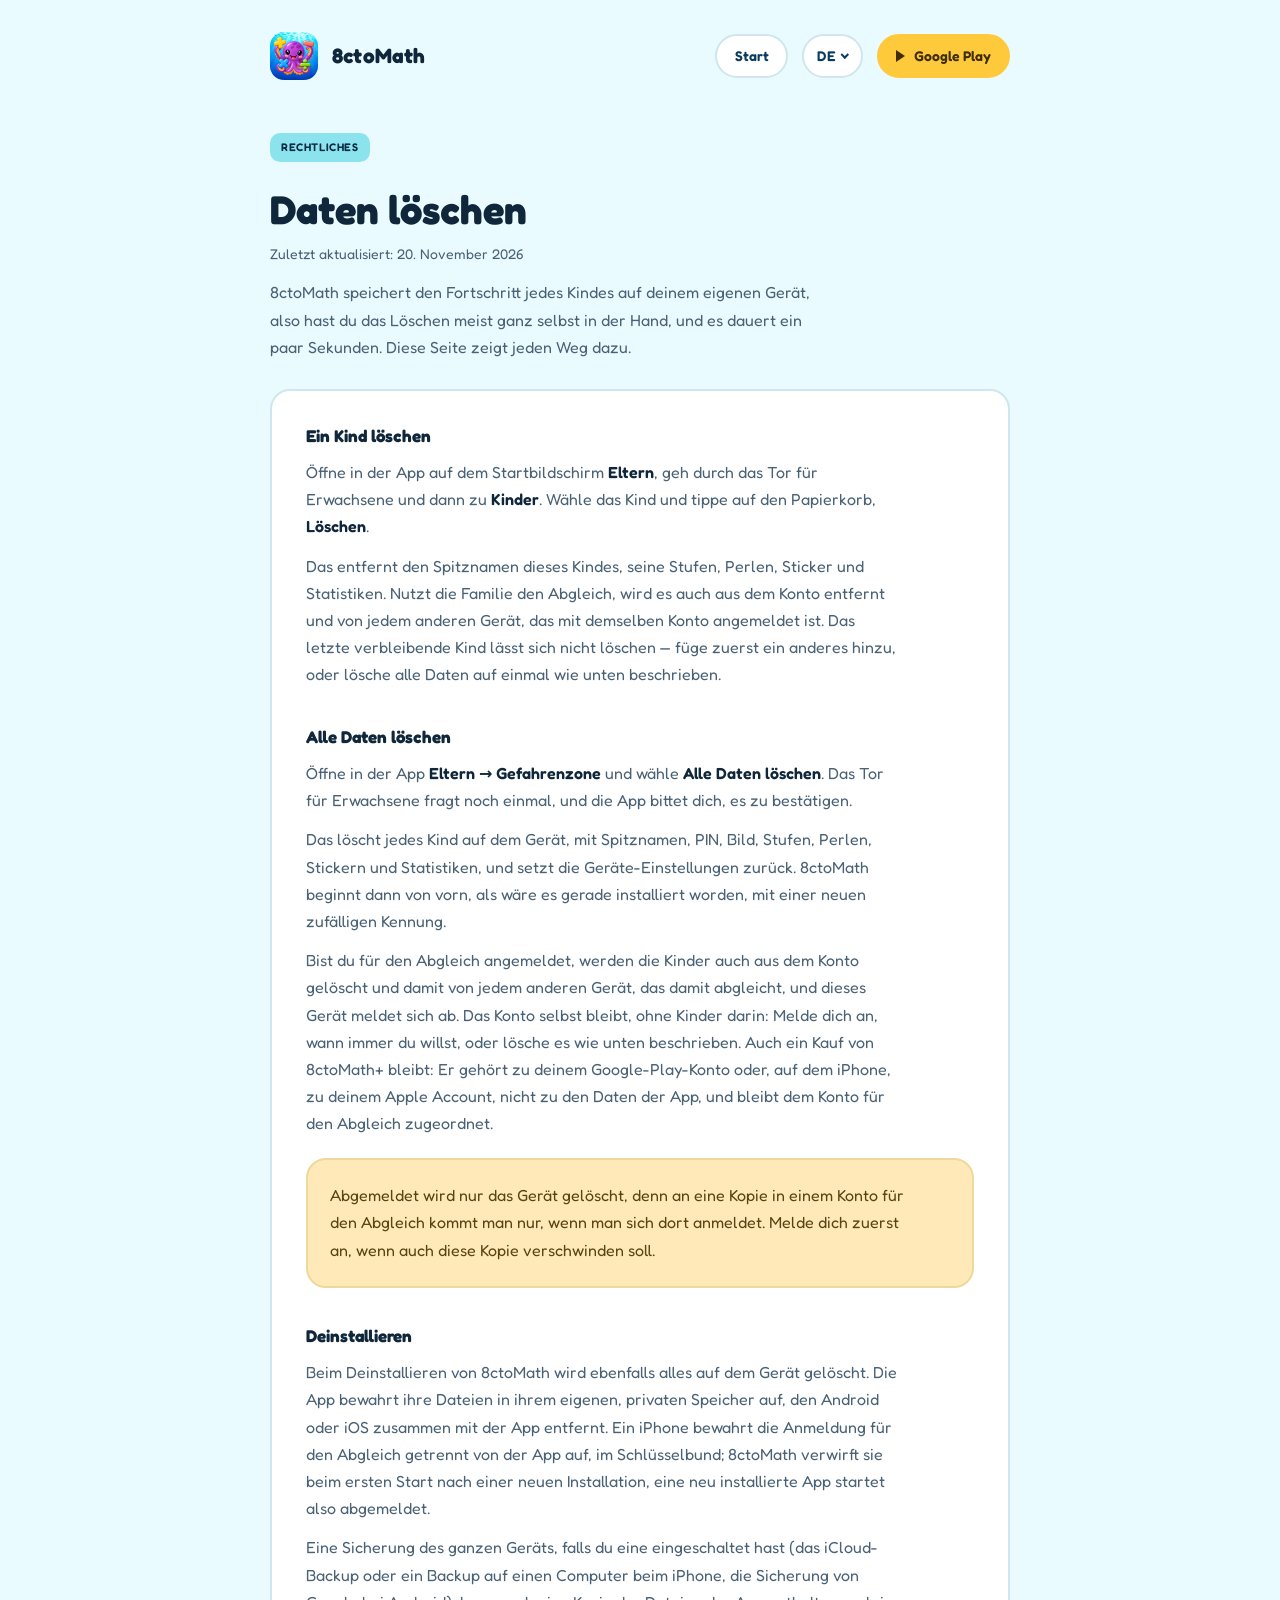
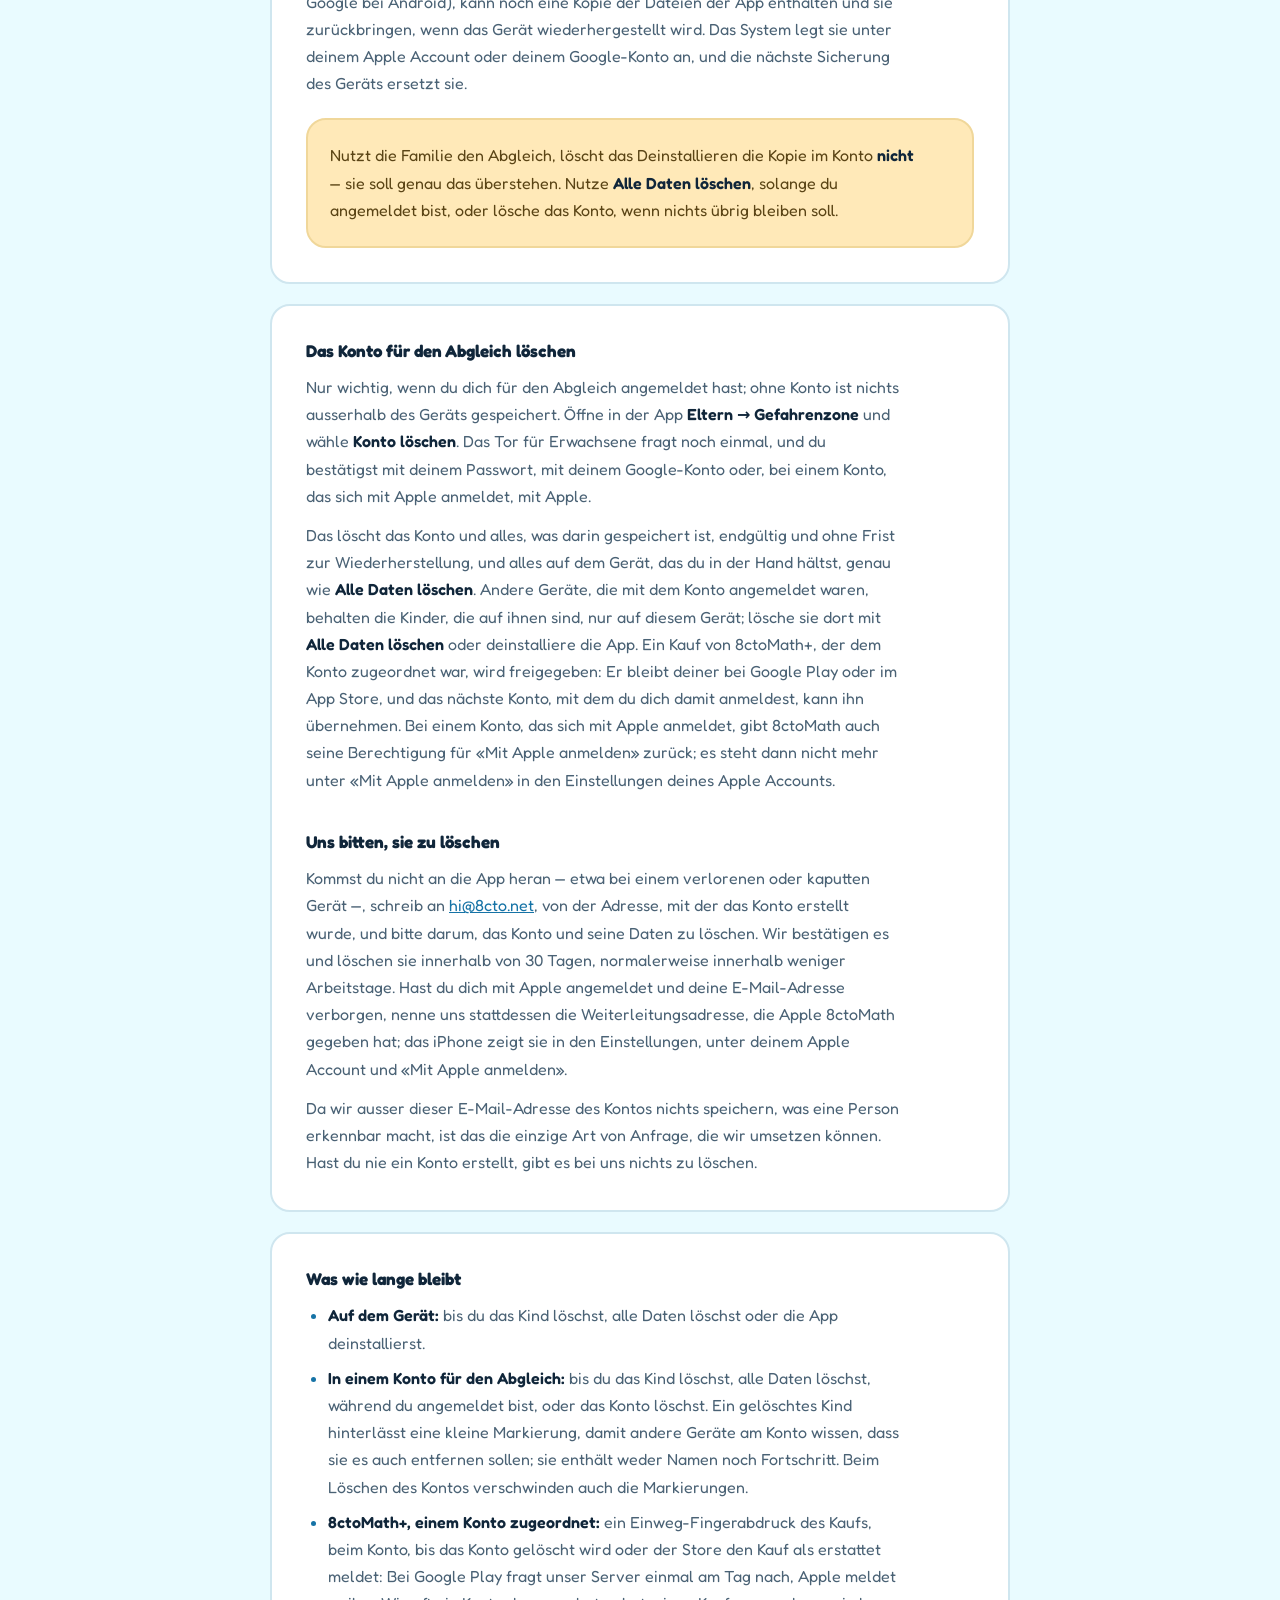
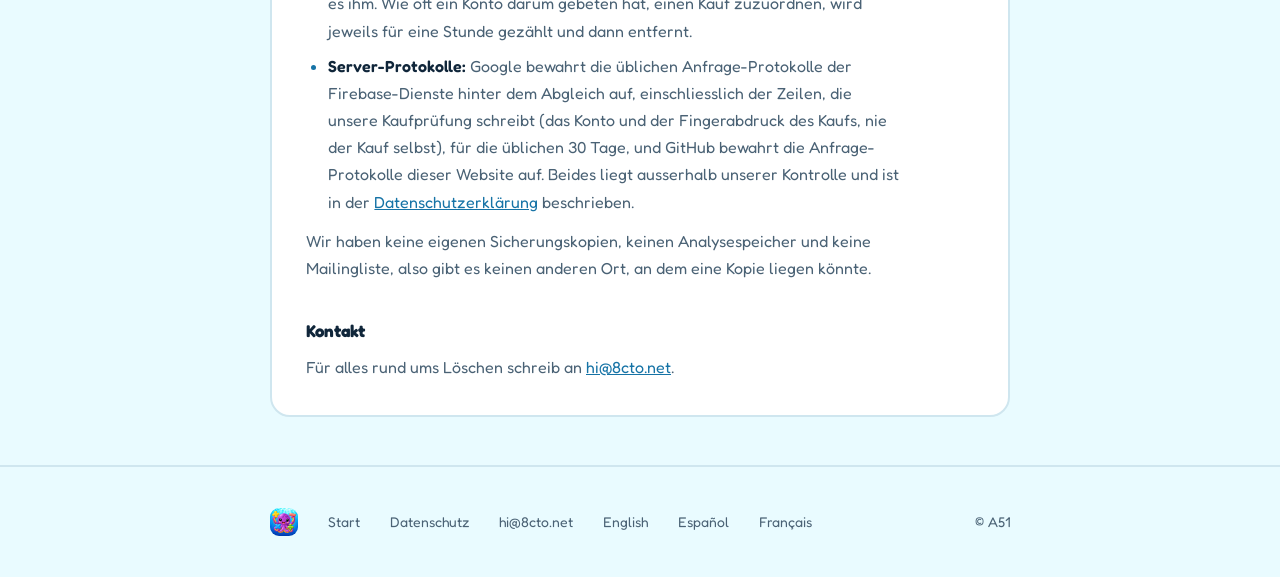
<file: de/datenloeschung.html>
<!DOCTYPE html>
<html lang="de">
<head>
  <meta charset="UTF-8" />
  <meta name="viewport" content="width=device-width, initial-scale=1" />
  <title>Daten löschen &middot; 8ctoMath</title>
  <meta name="description" content="Wie du ein Kind, alle Daten, ein Konto oder alles löschst, was 8ctoMath speichert — in der App oder mit einer Nachricht an uns." />
  <link rel="icon" href="../favicon.ico" sizes="any" />
  <link rel="apple-touch-icon" href="../apple-touch-icon.png" />
  <link rel="stylesheet" href="../legal.css" />
  <link rel="canonical" href="https://8cto.net/de/datenloeschung.html" />
  <link rel="alternate" hreflang="en" href="https://8cto.net/data_deletion.html" />
  <link rel="alternate" hreflang="de" href="https://8cto.net/de/datenloeschung.html" />
  <link rel="alternate" hreflang="es" href="https://8cto.net/es/eliminacion-de-datos.html" />
  <link rel="alternate" hreflang="fr" href="https://8cto.net/fr/suppression-des-donnees.html" />
  <link rel="alternate" hreflang="x-default" href="https://8cto.net/data_deletion.html" />
</head>
<body>

<header class="wrap top">
  <a class="home" href="./">
    <img src="../img/mark.png" alt="" width="48" height="48" />
    <span class="name">8ctoMath</span>
  </a>
  <a class="toplink home-link" href="./">Start</a>
  <details class="toplink lang">
    <summary aria-label="Sprache: Deutsch">DE<span class="chev" aria-hidden="true"></span></summary>
    <ul>
      <li><a href="../data_deletion.html" hreflang="en" lang="en">English</a></li>
      <li><span aria-current="page" lang="de">Deutsch</span></li>
      <li><a href="../es/eliminacion-de-datos.html" hreflang="es" lang="es">Español</a></li>
      <li><a href="../fr/suppression-des-donnees.html" hreflang="fr" lang="fr">Français</a></li>
    </ul>
  </details>
  <a class="toplink play" href="https://play.google.com/store/apps/details?id=io.a51.octomath"><span class="tri" aria-hidden="true"></span>Google&nbsp;Play</a>
</header>

<main class="wrap">

  <div class="pagehead">
    <p class="kicker">Rechtliches</p>
    <h1>Daten löschen</h1>
    <p class="updated">Zuletzt aktualisiert: 20. November 2026</p>
    <p class="intro">8ctoMath speichert den Fortschritt jedes Kindes auf deinem
    eigenen Gerät, also hast du das Löschen meist ganz selbst in der Hand, und
    es dauert ein paar Sekunden. Diese Seite zeigt jeden Weg dazu.</p>
  </div>

  <section class="card">
    <h2>Ein Kind löschen</h2>
    <p>Öffne in der App auf dem Startbildschirm <strong>Eltern</strong>, geh
    durch das Tor für Erwachsene und dann zu <strong>Kinder</strong>. Wähle
    das Kind und tippe auf den Papierkorb, <strong>Löschen</strong>.</p>
    <p>Das entfernt den Spitznamen dieses Kindes, seine Stufen, Perlen,
    Sticker und Statistiken. Nutzt die Familie den Abgleich, wird es auch aus
    dem Konto entfernt und von jedem anderen Gerät, das mit demselben Konto
    angemeldet ist. Das letzte verbleibende Kind lässt sich nicht löschen —
    füge zuerst ein anderes hinzu, oder lösche alle Daten auf einmal wie
    unten beschrieben.</p>

    <h2>Alle Daten löschen</h2>
    <p>Öffne in der App <strong>Eltern &rarr; Gefahrenzone</strong> und wähle
    <strong>Alle Daten löschen</strong>. Das Tor für Erwachsene fragt noch
    einmal, und die App bittet dich, es zu bestätigen.</p>
    <p>Das löscht jedes Kind auf dem Gerät, mit Spitznamen, PIN, Bild, Stufen,
    Perlen, Stickern und Statistiken, und setzt die Geräte-Einstellungen
    zurück. 8ctoMath beginnt dann von vorn, als wäre es gerade installiert
    worden, mit einer neuen zufälligen Kennung.</p>
    <p>Bist du für den Abgleich angemeldet, werden die Kinder auch aus dem
    Konto gelöscht und damit von jedem anderen Gerät, das damit abgleicht, und
    dieses Gerät meldet sich ab. Das Konto selbst bleibt, ohne Kinder darin:
    Melde dich an, wann immer du willst, oder lösche es wie unten
    beschrieben. Auch ein Kauf von 8ctoMath+ bleibt: Er gehört zu deinem
    Google-Play-Konto oder, auf dem iPhone, zu deinem Apple Account, nicht zu
    den Daten der App, und bleibt dem Konto für den Abgleich zugeordnet.</p>
    <div class="note">
      <p>Abgemeldet wird nur das Gerät gelöscht, denn an eine Kopie in einem
      Konto für den Abgleich kommt man nur, wenn man sich dort anmeldet.
      Melde dich zuerst an, wenn auch diese Kopie verschwinden soll.</p>
    </div>

    <h2>Deinstallieren</h2>
    <p>Beim Deinstallieren von 8ctoMath wird ebenfalls alles auf dem Gerät
    gelöscht. Die App bewahrt ihre Dateien in ihrem eigenen, privaten
    Speicher auf, den Android oder iOS zusammen mit der App entfernt. Ein
    iPhone bewahrt die Anmeldung für den Abgleich getrennt von der App auf, im
    Schlüsselbund; 8ctoMath verwirft sie beim ersten Start nach einer neuen
    Installation, eine neu installierte App startet also abgemeldet.</p>
    <p>Eine Sicherung des ganzen Geräts, falls du eine eingeschaltet hast (das
    iCloud-Backup oder ein Backup auf einen Computer beim iPhone, die
    Sicherung von Google bei Android), kann noch eine Kopie der Dateien der
    App enthalten und sie zurückbringen, wenn das Gerät wiederhergestellt
    wird. Das System legt sie unter deinem Apple Account oder deinem
    Google-Konto an, und die nächste Sicherung des Geräts ersetzt sie.</p>
    <div class="note">
      <p>Nutzt die Familie den Abgleich, löscht das Deinstallieren die Kopie
      im Konto <strong>nicht</strong> — sie soll genau das überstehen. Nutze
      <strong>Alle Daten löschen</strong>, solange du angemeldet bist, oder
      lösche das Konto, wenn nichts übrig bleiben soll.</p>
    </div>
  </section>

  <section class="card">
    <h2>Das Konto für den Abgleich löschen</h2>
    <p>Nur wichtig, wenn du dich für den Abgleich angemeldet hast; ohne Konto
    ist nichts ausserhalb des Geräts gespeichert. Öffne in der App
    <strong>Eltern &rarr; Gefahrenzone</strong> und wähle
    <strong>Konto löschen</strong>. Das Tor für Erwachsene fragt noch einmal,
    und du bestätigst mit deinem Passwort, mit deinem Google-Konto oder, bei
    einem Konto, das sich mit Apple anmeldet, mit Apple.</p>
    <p>Das löscht das Konto und alles, was darin gespeichert ist, endgültig
    und ohne Frist zur Wiederherstellung, und alles auf dem Gerät, das du in
    der Hand hältst, genau wie <strong>Alle Daten löschen</strong>. Andere
    Geräte, die mit dem Konto angemeldet waren, behalten die Kinder, die auf
    ihnen sind, nur auf diesem Gerät; lösche sie dort mit <strong>Alle Daten
    löschen</strong> oder deinstalliere die App. Ein Kauf von 8ctoMath+, der
    dem Konto zugeordnet war, wird freigegeben: Er bleibt deiner bei Google
    Play oder im App Store, und das nächste Konto, mit dem du dich damit
    anmeldest, kann ihn übernehmen. Bei einem Konto, das sich mit Apple
    anmeldet, gibt 8ctoMath auch seine Berechtigung für «Mit Apple anmelden»
    zurück; es steht dann nicht mehr unter «Mit Apple anmelden» in den
    Einstellungen deines Apple Accounts.</p>

    <h2>Uns bitten, sie zu löschen</h2>
    <p>Kommst du nicht an die App heran — etwa bei einem verlorenen oder
    kaputten Gerät —, schreib an <a href="mailto:hi@8cto.net">hi@8cto.net</a>,
    von der Adresse, mit der das Konto erstellt wurde, und bitte darum, das
    Konto und seine Daten zu löschen. Wir bestätigen es und löschen sie
    innerhalb von 30 Tagen, normalerweise innerhalb weniger Arbeitstage. Hast
    du dich mit Apple angemeldet und deine E-Mail-Adresse verborgen, nenne uns
    stattdessen die Weiterleitungsadresse, die Apple 8ctoMath gegeben hat; das
    iPhone zeigt sie in den Einstellungen, unter deinem Apple Account und «Mit
    Apple anmelden».</p>
    <p>Da wir ausser dieser E-Mail-Adresse des Kontos nichts speichern, was
    eine Person erkennbar macht, ist das die einzige Art von Anfrage, die wir
    umsetzen können. Hast du nie ein Konto erstellt, gibt es bei uns nichts
    zu löschen.</p>
  </section>

  <section class="card">
    <h2>Was wie lange bleibt</h2>
    <ul>
      <li><strong>Auf dem Gerät:</strong> bis du das Kind löschst, alle Daten
      löschst oder die App deinstallierst.</li>
      <li><strong>In einem Konto für den Abgleich:</strong> bis du das Kind
      löschst, alle Daten löschst, während du angemeldet bist, oder das Konto
      löschst. Ein gelöschtes Kind hinterlässt eine kleine Markierung, damit
      andere Geräte am Konto wissen, dass sie es auch entfernen sollen; sie
      enthält weder Namen noch Fortschritt. Beim Löschen des Kontos
      verschwinden auch die Markierungen.</li>
      <li><strong>8ctoMath+, einem Konto zugeordnet:</strong> ein
      Einweg-Fingerabdruck des Kaufs, beim Konto, bis das Konto gelöscht wird
      oder der Store den Kauf als erstattet meldet: Bei Google Play fragt
      unser Server einmal am Tag nach, Apple meldet es ihm. Wie oft ein Konto
      darum gebeten hat, einen Kauf
      zuzuordnen, wird jeweils für eine Stunde gezählt und dann
      entfernt.</li>
      <li><strong>Server-Protokolle:</strong> Google bewahrt die üblichen
      Anfrage-Protokolle der Firebase-Dienste hinter dem Abgleich auf,
      einschliesslich der Zeilen, die unsere Kaufprüfung schreibt (das Konto
      und der Fingerabdruck des Kaufs, nie der Kauf selbst), für die üblichen
      30 Tage, und GitHub bewahrt die Anfrage-Protokolle dieser Website auf.
      Beides liegt ausserhalb unserer Kontrolle und ist in der
      <a href="datenschutz.html">Datenschutzerklärung</a> beschrieben.</li>
    </ul>
    <p>Wir haben keine eigenen Sicherungskopien, keinen Analysespeicher und
    keine Mailingliste, also gibt es keinen anderen Ort, an dem eine Kopie
    liegen könnte.</p>

    <h2>Kontakt</h2>
    <p>Für alles rund ums Löschen schreib an
    <a href="mailto:hi@8cto.net">hi@8cto.net</a>.</p>
  </section>

</main>

<footer>
  <div class="wrap frow">
    <img src="../img/mark.png" alt="8ctoMath-Logo" width="28" height="28" />
    <a href="./">Start</a>
    <a href="datenschutz.html">Datenschutz</a>
    <a href="mailto:hi@8cto.net">hi@8cto.net</a>
    <a href="../data_deletion.html" hreflang="en" lang="en">English</a>
    <a href="../es/eliminacion-de-datos.html" hreflang="es" lang="es">Español</a>
    <a href="../fr/suppression-des-donnees.html" hreflang="fr" lang="fr">Français</a>
    <span class="copy">&copy; <a href="https://a51.io">A51</a></span>
  </div>
</footer>

<script>
/* The language menu is a <details>: it opens, and its links work, with no
   script. This only closes it on a click elsewhere, on Escape, once a
   language is picked, and when the page comes back with the back button. */
(function () {
  var menu = document.querySelector('details.lang');
  if (!menu) return;
  function close() { menu.open = false; }
  document.addEventListener('click', function (e) {
    if (menu.open && !menu.contains(e.target)) close();
  });
  document.addEventListener('keydown', function (e) {
    if (e.key !== 'Escape' || !menu.open) return;
    var inside = menu.contains(document.activeElement);
    close();
    if (inside) menu.querySelector('summary').focus();
  });
  menu.addEventListener('click', function (e) {
    if (e.target.closest('a')) close();
  });
  window.addEventListener('pageshow', close);
})();
</script>

</body>
</html>
</file>
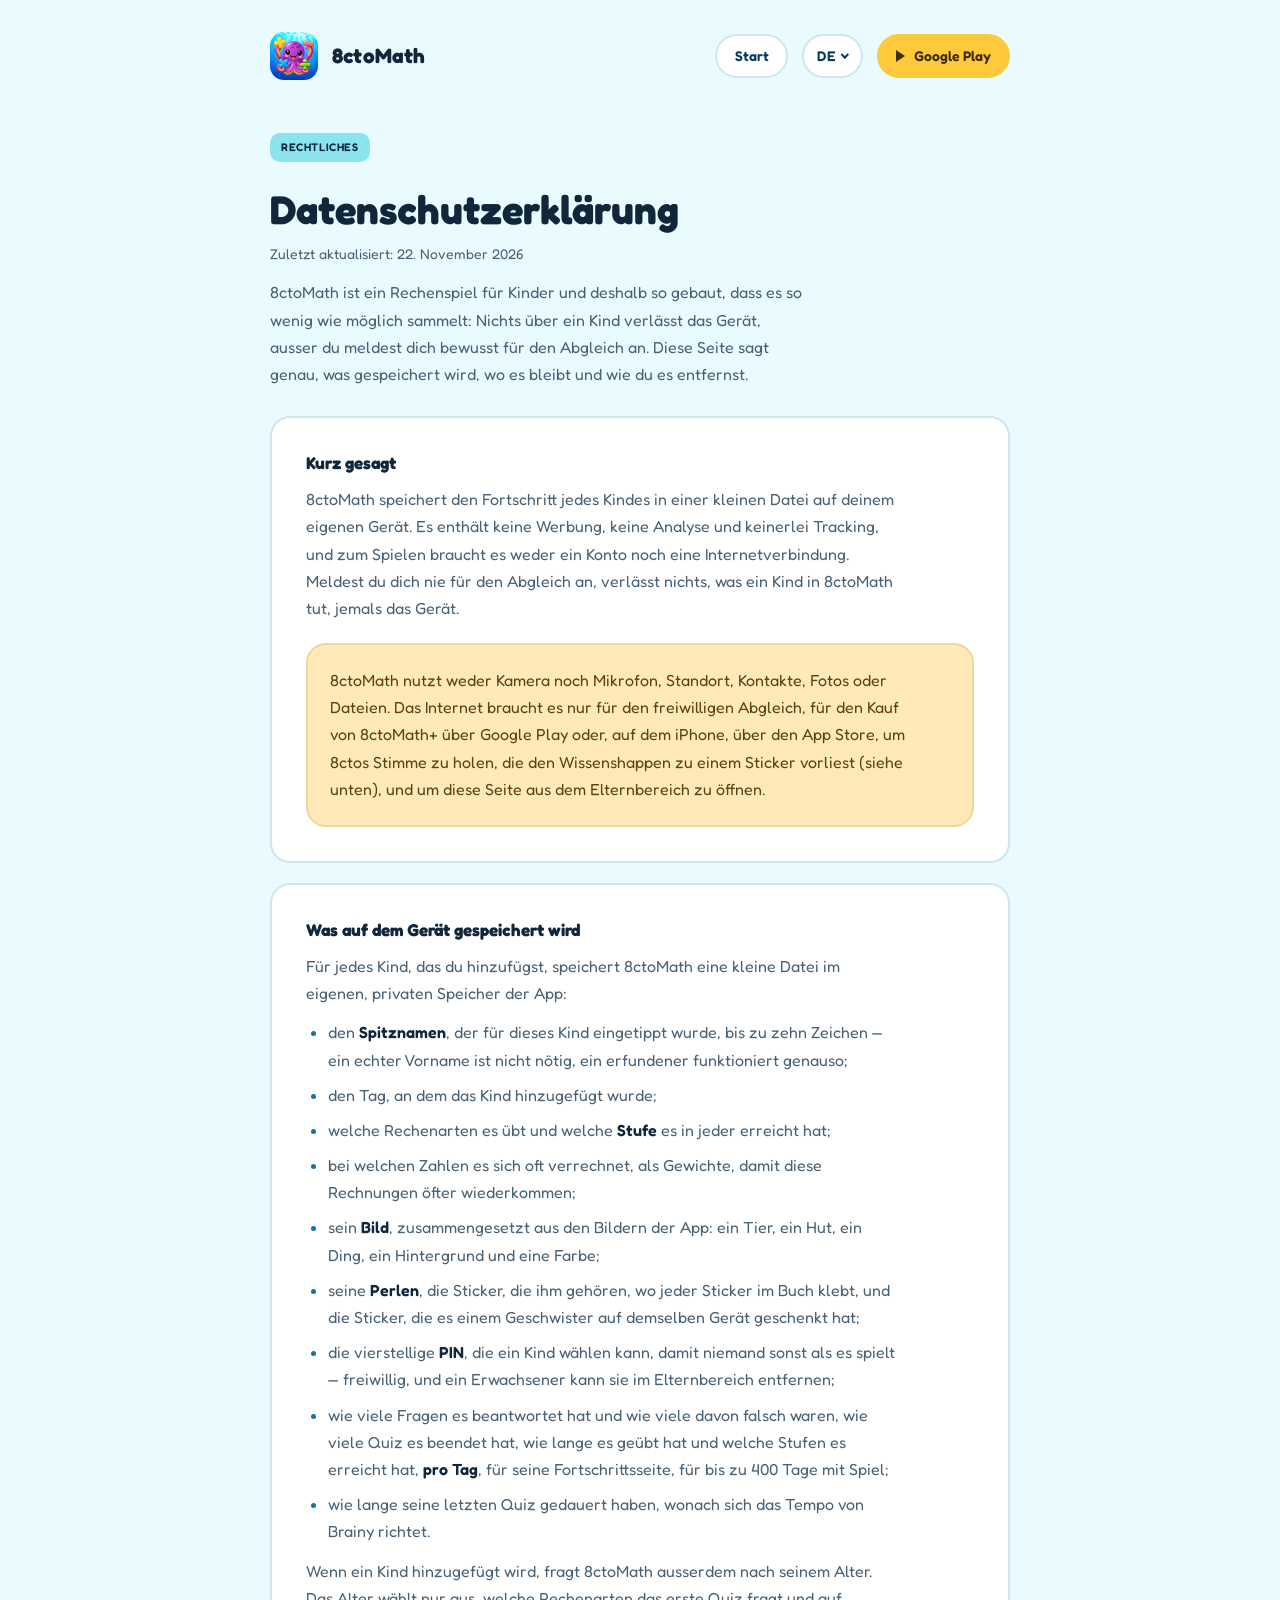
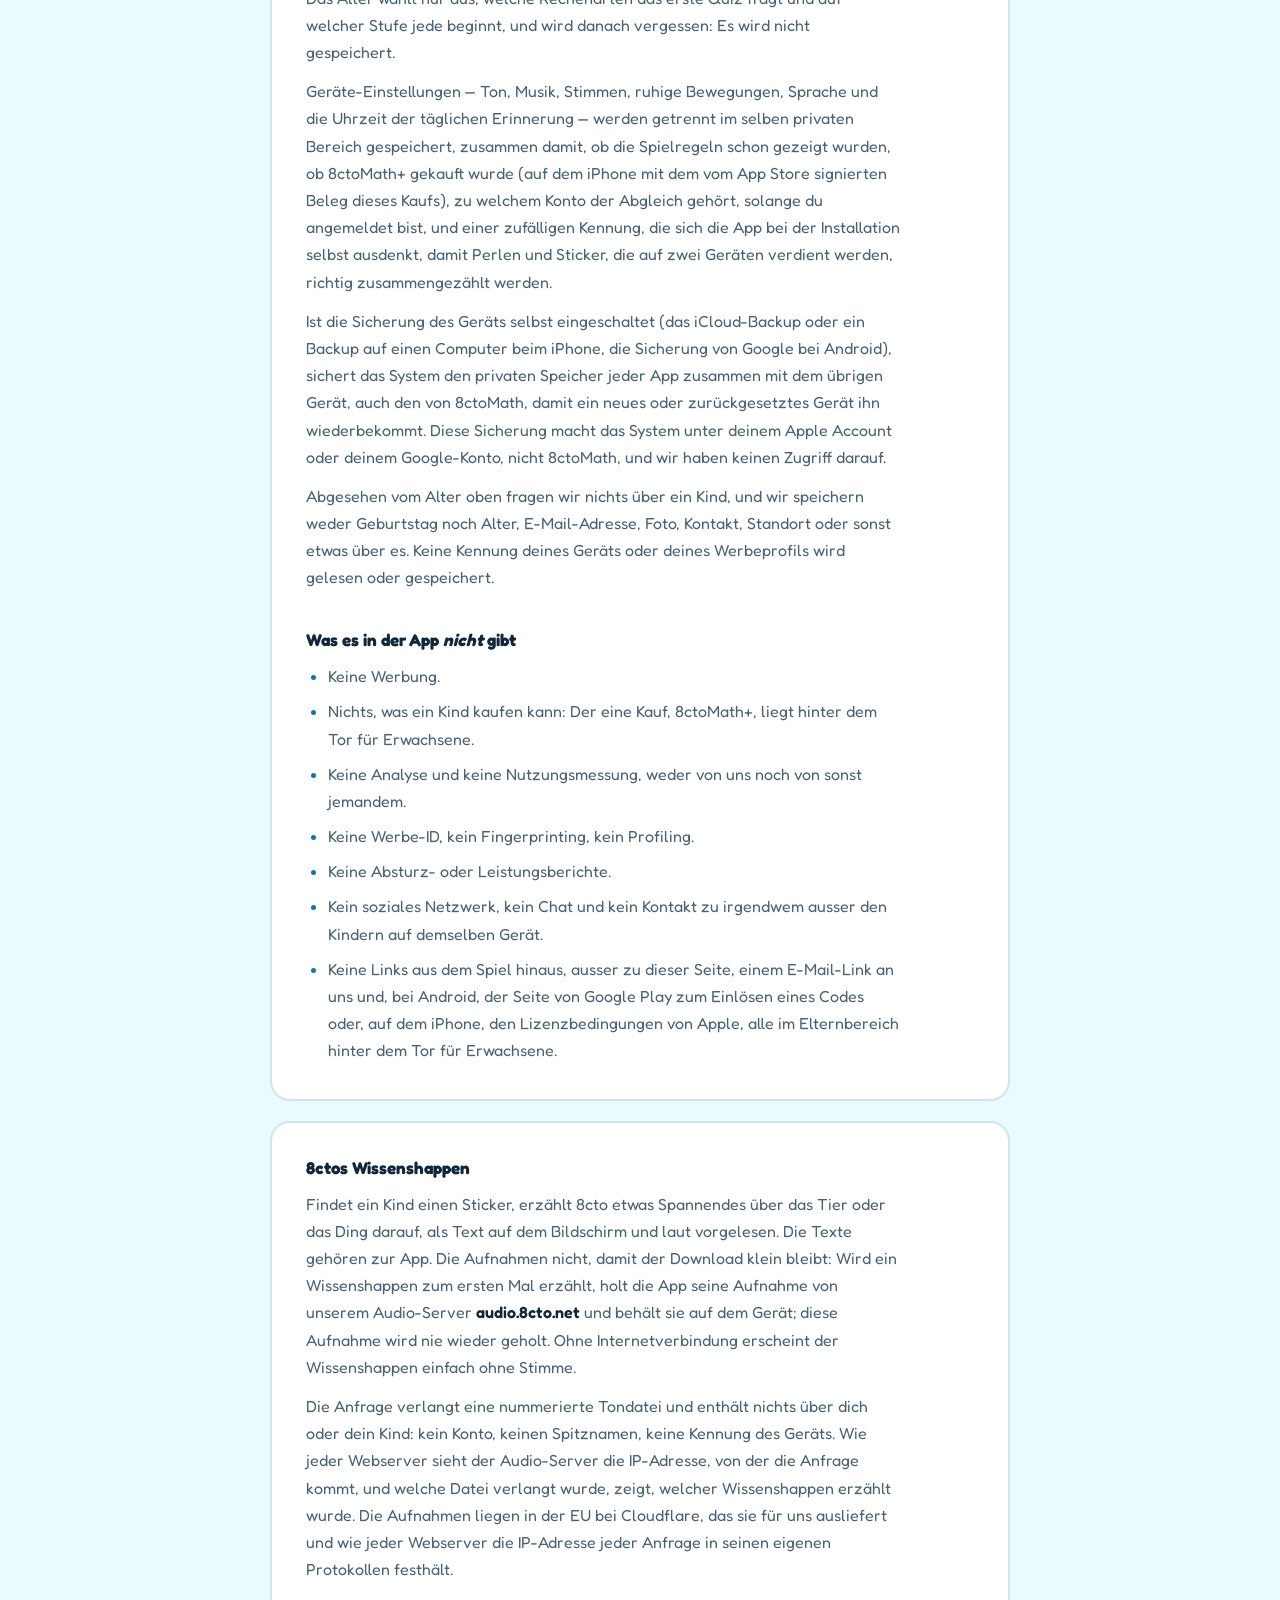
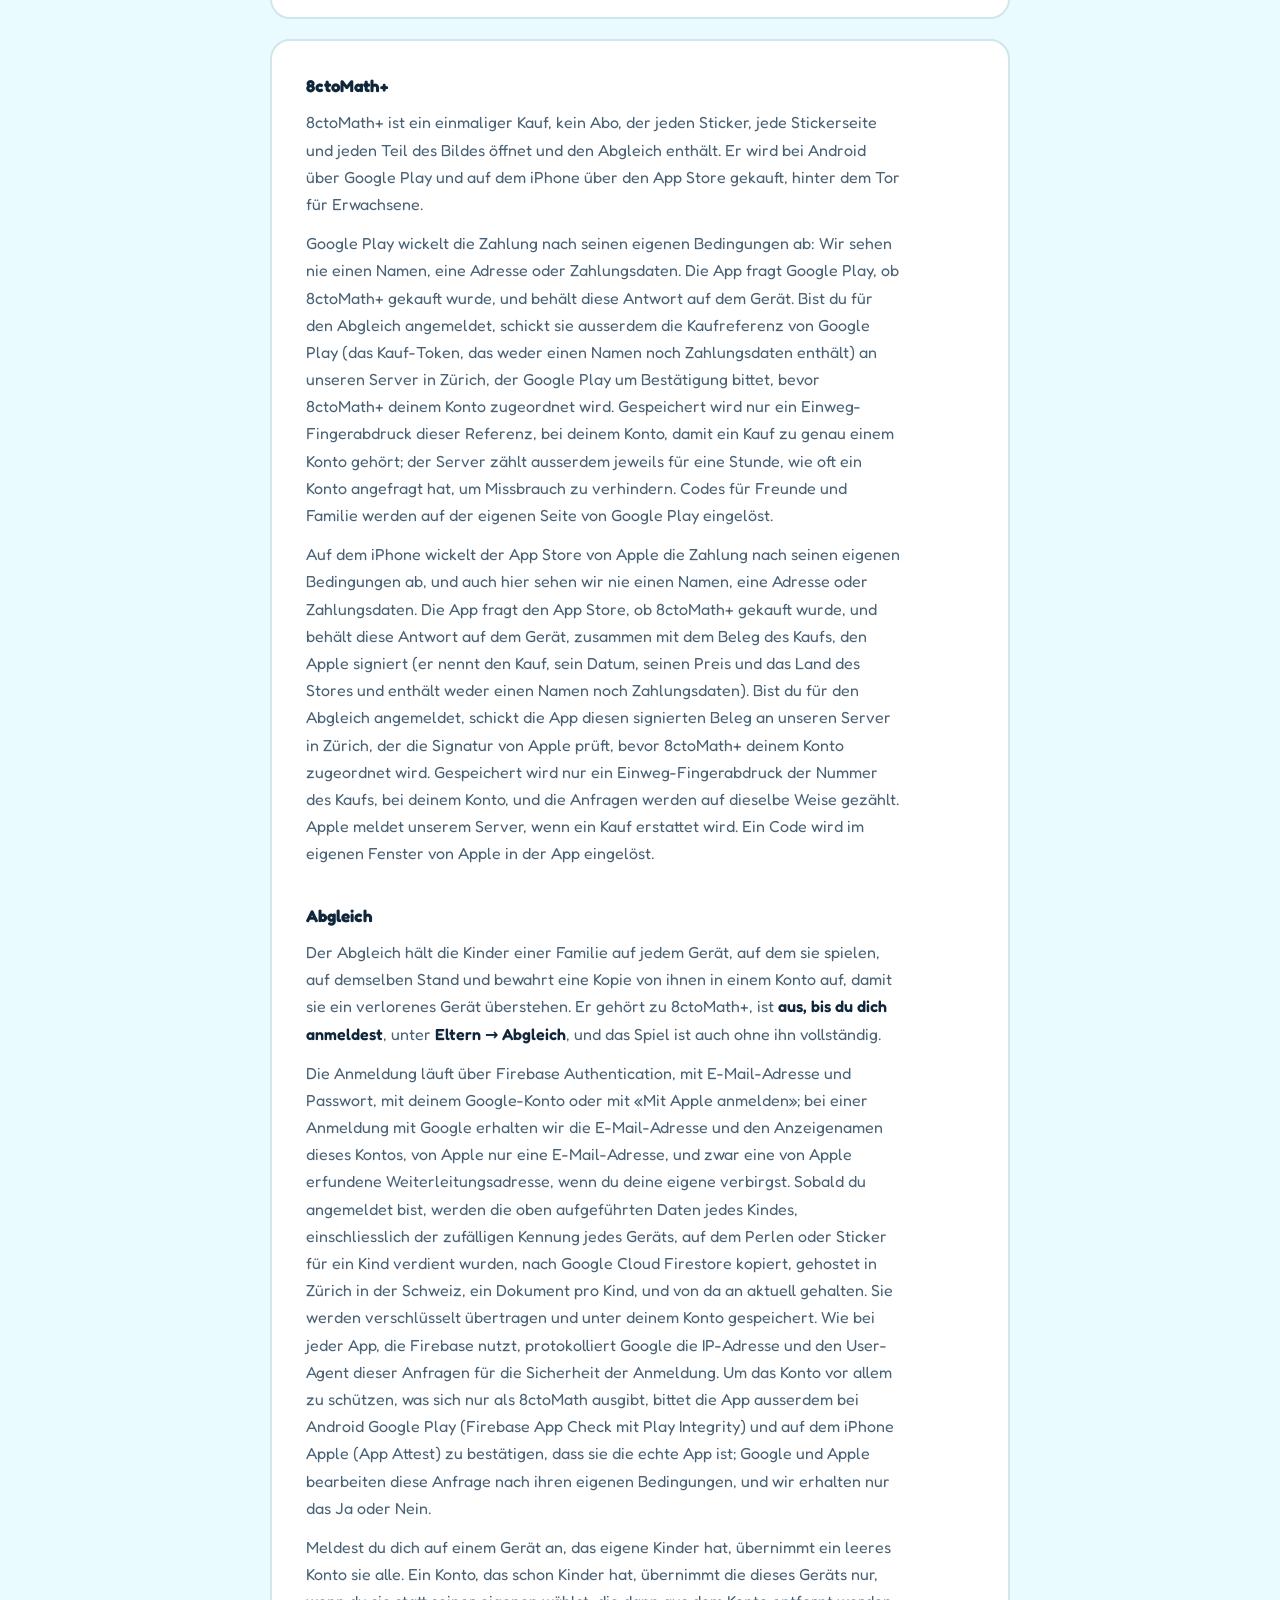
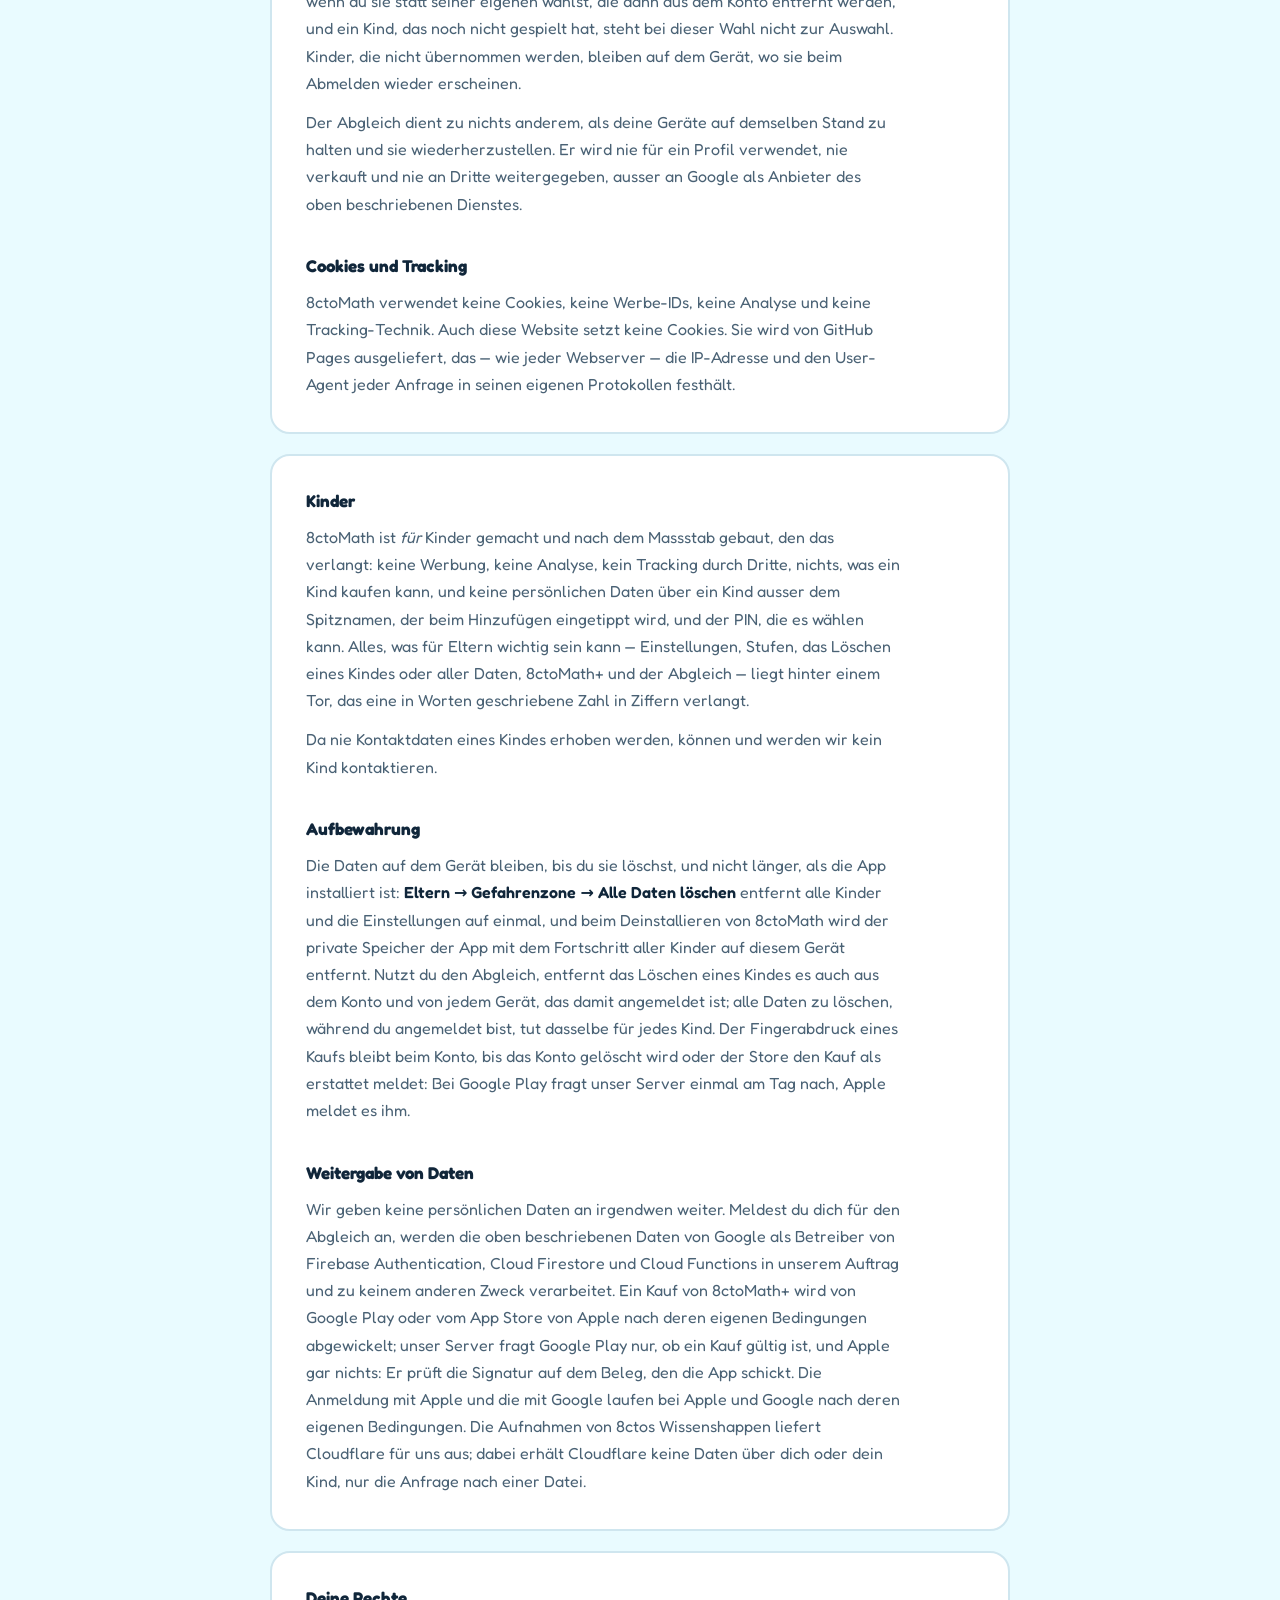
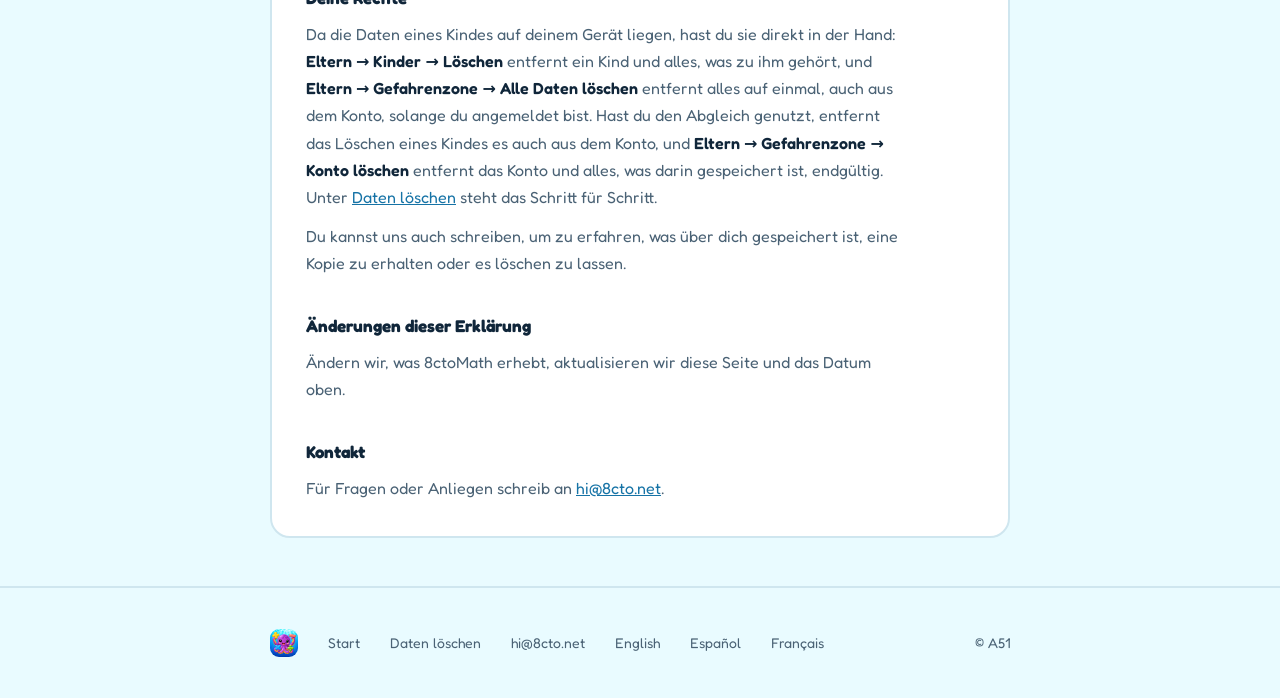
<file: de/datenschutz.html>
<!DOCTYPE html>
<html lang="de">
<head>
  <meta charset="UTF-8" />
  <meta name="viewport" content="width=device-width, initial-scale=1" />
  <title>Datenschutzerklärung &middot; 8ctoMath</title>
  <meta name="description" content="Was 8ctoMath speichert, wo es bleibt und wie du es entfernst. Kurz gesagt: Alles bleibt auf dem Gerät, ausser du meldest dich für den Abgleich an." />
  <link rel="icon" href="../favicon.ico" sizes="any" />
  <link rel="apple-touch-icon" href="../apple-touch-icon.png" />
  <link rel="stylesheet" href="../legal.css" />
  <link rel="canonical" href="https://8cto.net/de/datenschutz.html" />
  <link rel="alternate" hreflang="en" href="https://8cto.net/privacy.html" />
  <link rel="alternate" hreflang="de" href="https://8cto.net/de/datenschutz.html" />
  <link rel="alternate" hreflang="es" href="https://8cto.net/es/privacidad.html" />
  <link rel="alternate" hreflang="fr" href="https://8cto.net/fr/confidentialite.html" />
  <link rel="alternate" hreflang="x-default" href="https://8cto.net/privacy.html" />
</head>
<body>

<header class="wrap top">
  <a class="home" href="./">
    <img src="../img/mark.png" alt="" width="48" height="48" />
    <span class="name">8ctoMath</span>
  </a>
  <a class="toplink home-link" href="./">Start</a>
  <details class="toplink lang">
    <summary aria-label="Sprache: Deutsch">DE<span class="chev" aria-hidden="true"></span></summary>
    <ul>
      <li><a href="../privacy.html" hreflang="en" lang="en">English</a></li>
      <li><span aria-current="page" lang="de">Deutsch</span></li>
      <li><a href="../es/privacidad.html" hreflang="es" lang="es">Español</a></li>
      <li><a href="../fr/confidentialite.html" hreflang="fr" lang="fr">Français</a></li>
    </ul>
  </details>
  <a class="toplink play" href="https://play.google.com/store/apps/details?id=io.a51.octomath"><span class="tri" aria-hidden="true"></span>Google&nbsp;Play</a>
</header>

<main class="wrap">

  <div class="pagehead">
    <p class="kicker">Rechtliches</p>
    <h1>Datenschutzerklärung</h1>
    <p class="updated">Zuletzt aktualisiert: 22. November 2026</p>
    <p class="intro">8ctoMath ist ein Rechenspiel für Kinder und deshalb so
    gebaut, dass es so wenig wie möglich sammelt: Nichts über ein Kind
    verlässt das Gerät, ausser du meldest dich bewusst für den Abgleich an. Diese Seite sagt
    genau, was gespeichert wird, wo es bleibt und wie du es entfernst.</p>
  </div>

  <section class="card">
    <h2>Kurz gesagt</h2>
    <p>8ctoMath speichert den Fortschritt jedes Kindes in einer kleinen Datei
    auf deinem eigenen Gerät. Es enthält keine Werbung, keine Analyse und
    keinerlei Tracking, und zum Spielen braucht es weder ein Konto noch eine
    Internetverbindung. Meldest du dich nie für den Abgleich an, verlässt
    nichts, was ein Kind in 8ctoMath tut, jemals das Gerät.</p>
    <div class="note">
      <p>8ctoMath nutzt weder Kamera noch Mikrofon, Standort, Kontakte, Fotos
      oder Dateien. Das Internet braucht es nur für den freiwilligen Abgleich,
      für den Kauf von 8ctoMath+ über Google Play oder, auf dem iPhone, über
      den App Store, um 8ctos Stimme zu holen, die den Wissenshappen zu einem
      Sticker vorliest (siehe unten), und um diese Seite aus dem Elternbereich
      zu öffnen.</p>
    </div>
  </section>

  <section class="card">
    <h2>Was auf dem Gerät gespeichert wird</h2>
    <p>Für jedes Kind, das du hinzufügst, speichert 8ctoMath eine kleine Datei
    im eigenen, privaten Speicher der App:</p>
    <ul>
      <li>den <strong>Spitznamen</strong>, der für dieses Kind eingetippt
      wurde, bis zu zehn Zeichen — ein echter Vorname ist nicht nötig, ein
      erfundener funktioniert genauso;</li>
      <li>den Tag, an dem das Kind hinzugefügt wurde;</li>
      <li>welche Rechenarten es übt und welche <strong>Stufe</strong> es in
      jeder erreicht hat;</li>
      <li>bei welchen Zahlen es sich oft verrechnet, als Gewichte, damit diese
      Rechnungen öfter wiederkommen;</li>
      <li>sein <strong>Bild</strong>, zusammengesetzt aus den Bildern der App:
      ein Tier, ein Hut, ein Ding, ein Hintergrund und eine Farbe;</li>
      <li>seine <strong>Perlen</strong>, die Sticker, die ihm gehören, wo jeder
      Sticker im Buch klebt, und die Sticker, die es einem Geschwister auf
      demselben Gerät geschenkt hat;</li>
      <li>die vierstellige <strong>PIN</strong>, die ein Kind wählen kann,
      damit niemand sonst als es spielt — freiwillig, und ein Erwachsener kann
      sie im Elternbereich entfernen;</li>
      <li>wie viele Fragen es beantwortet hat und wie viele davon falsch
      waren, wie viele Quiz es beendet hat, wie lange es geübt hat und welche
      Stufen es erreicht hat, <strong>pro Tag</strong>, für seine
      Fortschrittsseite, für bis zu 400 Tage mit Spiel;</li>
      <li>wie lange seine letzten Quiz gedauert haben, wonach sich das Tempo
      von Brainy richtet.</li>
    </ul>
    <p>Wenn ein Kind hinzugefügt wird, fragt 8ctoMath ausserdem nach seinem
    Alter. Das Alter wählt nur aus, welche Rechenarten das erste Quiz fragt
    und auf welcher Stufe jede beginnt, und wird danach vergessen: Es wird
    nicht gespeichert.</p>
    <p>Geräte-Einstellungen — Ton, Musik, Stimmen, ruhige Bewegungen, Sprache
    und die Uhrzeit der täglichen Erinnerung — werden getrennt im selben
    privaten Bereich gespeichert, zusammen damit, ob die Spielregeln schon
    gezeigt wurden, ob 8ctoMath+ gekauft wurde (auf dem iPhone mit dem vom
    App Store signierten Beleg dieses Kaufs), zu welchem Konto der Abgleich
    gehört, solange du angemeldet bist, und einer zufälligen Kennung, die sich
    die App bei der Installation selbst ausdenkt, damit Perlen und Sticker,
    die auf zwei Geräten verdient werden, richtig zusammengezählt werden.</p>
    <p>Ist die Sicherung des Geräts selbst eingeschaltet (das iCloud-Backup
    oder ein Backup auf einen Computer beim iPhone, die Sicherung von Google
    bei Android), sichert das System den privaten Speicher jeder App zusammen
    mit dem übrigen Gerät, auch den von 8ctoMath, damit ein neues oder
    zurückgesetztes Gerät ihn wiederbekommt. Diese Sicherung macht das System
    unter deinem Apple Account oder deinem Google-Konto, nicht 8ctoMath, und
    wir haben keinen Zugriff darauf.</p>
    <p>Abgesehen vom Alter oben fragen wir nichts über ein Kind, und wir
    speichern weder Geburtstag noch Alter, E-Mail-Adresse, Foto, Kontakt,
    Standort oder sonst etwas über es. Keine Kennung deines Geräts oder deines
    Werbeprofils wird gelesen oder gespeichert.</p>

    <h2>Was es in der App <em>nicht</em> gibt</h2>
    <ul>
      <li>Keine Werbung.</li>
      <li>Nichts, was ein Kind kaufen kann: Der eine Kauf, 8ctoMath+, liegt
      hinter dem Tor für Erwachsene.</li>
      <li>Keine Analyse und keine Nutzungsmessung, weder von uns noch von
      sonst jemandem.</li>
      <li>Keine Werbe-ID, kein Fingerprinting, kein Profiling.</li>
      <li>Keine Absturz- oder Leistungsberichte.</li>
      <li>Kein soziales Netzwerk, kein Chat und kein Kontakt zu irgendwem
      ausser den Kindern auf demselben Gerät.</li>
      <li>Keine Links aus dem Spiel hinaus, ausser zu dieser Seite, einem
      E-Mail-Link an uns und, bei Android, der Seite von Google Play zum
      Einlösen eines Codes oder, auf dem iPhone, den Lizenzbedingungen von
      Apple, alle im Elternbereich hinter dem Tor für Erwachsene.</li>
    </ul>
  </section>

  <section class="card">
    <h2>8ctos Wissenshappen</h2>
    <p>Findet ein Kind einen Sticker, erzählt 8cto etwas Spannendes über das
    Tier oder das Ding darauf, als Text auf dem Bildschirm und laut
    vorgelesen. Die Texte gehören zur App. Die Aufnahmen nicht, damit der
    Download klein bleibt: Wird ein Wissenshappen zum ersten Mal erzählt, holt
    die App seine Aufnahme von unserem Audio-Server
    <strong>audio.8cto.net</strong> und behält sie auf dem Gerät; diese
    Aufnahme wird nie wieder geholt. Ohne Internetverbindung erscheint der
    Wissenshappen einfach ohne Stimme.</p>
    <p>Die Anfrage verlangt eine nummerierte Tondatei und enthält nichts über
    dich oder dein Kind: kein Konto, keinen Spitznamen, keine Kennung des
    Geräts. Wie jeder Webserver sieht der Audio-Server die IP-Adresse, von der
    die Anfrage kommt, und welche Datei verlangt wurde, zeigt, welcher
    Wissenshappen erzählt wurde. Die Aufnahmen liegen in der EU bei
    Cloudflare, das sie für uns ausliefert und wie jeder Webserver die
    IP-Adresse jeder Anfrage in seinen eigenen Protokollen festhält.</p>
  </section>

  <section class="card">
    <h2>8ctoMath+</h2>
    <p>8ctoMath+ ist ein einmaliger Kauf, kein Abo, der jeden Sticker, jede
    Stickerseite und jeden Teil des Bildes öffnet und den Abgleich enthält. Er
    wird bei Android über Google Play und auf dem iPhone über den App Store
    gekauft, hinter dem Tor für Erwachsene.</p>
    <p>Google Play wickelt die Zahlung nach seinen eigenen Bedingungen ab: Wir
    sehen nie einen Namen, eine Adresse oder Zahlungsdaten. Die App fragt
    Google Play, ob 8ctoMath+ gekauft wurde, und behält diese Antwort auf dem
    Gerät. Bist du für den Abgleich angemeldet, schickt sie ausserdem die
    Kaufreferenz von Google Play (das Kauf-Token, das weder einen Namen noch
    Zahlungsdaten enthält) an unseren Server in Zürich, der Google Play um
    Bestätigung bittet, bevor 8ctoMath+ deinem Konto zugeordnet wird.
    Gespeichert wird nur ein Einweg-Fingerabdruck dieser Referenz, bei deinem
    Konto, damit ein Kauf zu genau einem Konto gehört; der Server zählt
    ausserdem jeweils für eine Stunde, wie oft ein Konto angefragt hat, um
    Missbrauch zu verhindern. Codes für Freunde und Familie werden auf der
    eigenen Seite von Google Play eingelöst.</p>
    <p>Auf dem iPhone wickelt der App Store von Apple die Zahlung nach seinen
    eigenen Bedingungen ab, und auch hier sehen wir nie einen Namen, eine
    Adresse oder Zahlungsdaten. Die App fragt den App Store, ob 8ctoMath+
    gekauft wurde, und behält diese Antwort auf dem Gerät, zusammen mit dem
    Beleg des Kaufs, den Apple signiert (er nennt den Kauf, sein Datum, seinen
    Preis und das Land des Stores und enthält weder einen Namen noch
    Zahlungsdaten). Bist du für den Abgleich angemeldet, schickt die App
    diesen signierten Beleg an unseren Server in Zürich, der die Signatur von
    Apple prüft, bevor 8ctoMath+ deinem Konto zugeordnet wird. Gespeichert
    wird nur ein Einweg-Fingerabdruck der Nummer des Kaufs, bei deinem Konto,
    und die Anfragen werden auf dieselbe Weise gezählt. Apple meldet unserem
    Server, wenn ein Kauf erstattet wird. Ein Code wird im eigenen Fenster von
    Apple in der App eingelöst.</p>

    <h2>Abgleich</h2>
    <p>Der Abgleich hält die Kinder einer Familie auf jedem Gerät, auf dem sie
    spielen, auf demselben Stand und bewahrt eine Kopie von ihnen in einem
    Konto auf, damit sie ein verlorenes Gerät überstehen. Er gehört zu
    8ctoMath+, ist <strong>aus, bis du dich anmeldest</strong>, unter
    <strong>Eltern &rarr; Abgleich</strong>, und das Spiel ist auch ohne ihn
    vollständig.</p>
    <p>Die Anmeldung läuft über Firebase Authentication, mit E-Mail-Adresse und
    Passwort, mit deinem Google-Konto oder mit «Mit Apple anmelden»; bei
    einer Anmeldung mit Google erhalten wir die E-Mail-Adresse und den
    Anzeigenamen dieses Kontos, von Apple nur eine E-Mail-Adresse, und zwar
    eine von Apple erfundene Weiterleitungsadresse, wenn du deine eigene
    verbirgst. Sobald
    du angemeldet bist, werden die oben aufgeführten Daten jedes Kindes,
    einschliesslich der zufälligen Kennung jedes Geräts, auf dem Perlen oder
    Sticker für ein Kind verdient wurden, nach Google Cloud Firestore kopiert,
    gehostet in Zürich in der Schweiz, ein Dokument pro Kind, und von da an
    aktuell gehalten. Sie werden verschlüsselt übertragen und unter deinem
    Konto gespeichert. Wie bei jeder App, die Firebase nutzt, protokolliert
    Google die IP-Adresse und den User-Agent dieser Anfragen für die
    Sicherheit der Anmeldung. Um das Konto vor allem zu schützen, was sich
    nur als 8ctoMath ausgibt, bittet die App ausserdem bei Android Google
    Play (Firebase App Check mit Play Integrity) und auf dem iPhone Apple
    (App Attest) zu bestätigen, dass sie die echte App ist; Google und Apple
    bearbeiten diese Anfrage nach ihren eigenen Bedingungen, und wir erhalten
    nur das Ja oder Nein.</p>
    <p>Meldest du dich auf einem Gerät an, das eigene Kinder hat, übernimmt ein
    leeres Konto sie alle. Ein Konto, das schon Kinder hat, übernimmt die
    dieses Geräts nur, wenn du sie statt seiner eigenen wählst, die dann aus
    dem Konto entfernt werden, und ein Kind, das noch nicht gespielt hat,
    steht bei dieser Wahl nicht zur Auswahl. Kinder, die nicht übernommen
    werden, bleiben auf dem Gerät, wo sie beim Abmelden wieder erscheinen.</p>
    <p>Der Abgleich dient zu nichts anderem, als deine Geräte auf demselben
    Stand zu halten und sie wiederherzustellen. Er wird nie für ein Profil
    verwendet, nie verkauft und nie an Dritte weitergegeben, ausser an Google
    als Anbieter des oben beschriebenen Dienstes.</p>

    <h2>Cookies und Tracking</h2>
    <p>8ctoMath verwendet keine Cookies, keine Werbe-IDs, keine Analyse und
    keine Tracking-Technik. Auch diese Website setzt keine Cookies. Sie wird
    von GitHub Pages ausgeliefert, das — wie jeder Webserver — die IP-Adresse
    und den User-Agent jeder Anfrage in seinen eigenen Protokollen
    festhält.</p>
  </section>

  <section class="card">
    <h2>Kinder</h2>
    <p>8ctoMath ist <em>für</em> Kinder gemacht und nach dem Massstab gebaut,
    den das verlangt: keine Werbung, keine Analyse, kein Tracking durch Dritte,
    nichts, was ein Kind kaufen kann, und keine persönlichen Daten über ein
    Kind ausser dem Spitznamen, der beim Hinzufügen eingetippt wird, und der
    PIN, die es wählen kann. Alles, was für Eltern wichtig sein kann —
    Einstellungen, Stufen, das Löschen eines Kindes oder aller Daten,
    8ctoMath+ und der Abgleich — liegt hinter einem Tor, das eine in Worten
    geschriebene Zahl in Ziffern verlangt.</p>
    <p>Da nie Kontaktdaten eines Kindes erhoben werden, können und werden wir
    kein Kind kontaktieren.</p>

    <h2>Aufbewahrung</h2>
    <p>Die Daten auf dem Gerät bleiben, bis du sie löschst, und nicht länger,
    als die App installiert ist: <strong>Eltern &rarr; Gefahrenzone &rarr;
    Alle Daten löschen</strong> entfernt alle Kinder und die Einstellungen auf
    einmal, und beim Deinstallieren von 8ctoMath wird der private Speicher der
    App mit dem Fortschritt aller Kinder auf diesem Gerät entfernt. Nutzt du
    den Abgleich, entfernt das Löschen eines Kindes es auch aus dem Konto und
    von jedem Gerät, das damit angemeldet ist; alle Daten zu löschen, während
    du angemeldet bist, tut dasselbe für jedes Kind. Der Fingerabdruck eines
    Kaufs bleibt beim Konto, bis das Konto gelöscht wird oder der Store den
    Kauf als erstattet meldet: Bei Google Play fragt unser Server einmal am
    Tag nach, Apple meldet es ihm.</p>

    <h2>Weitergabe von Daten</h2>
    <p>Wir geben keine persönlichen Daten an irgendwen weiter. Meldest du dich
    für den Abgleich an, werden die oben beschriebenen Daten von Google als
    Betreiber von Firebase Authentication, Cloud Firestore und Cloud Functions
    in unserem Auftrag und zu keinem anderen Zweck verarbeitet. Ein Kauf von
    8ctoMath+ wird von Google Play oder vom App Store von Apple nach deren
    eigenen Bedingungen abgewickelt; unser Server fragt Google Play nur, ob
    ein Kauf gültig ist, und Apple gar nichts: Er prüft die Signatur auf dem
    Beleg, den die App schickt. Die Anmeldung mit Apple und die mit Google
    laufen bei Apple und Google nach deren eigenen Bedingungen. Die Aufnahmen
    von 8ctos Wissenshappen liefert Cloudflare für uns aus; dabei erhält
    Cloudflare keine Daten über dich oder dein Kind, nur die Anfrage nach
    einer Datei.</p>
  </section>

  <section class="card">
    <h2>Deine Rechte</h2>
    <p>Da die Daten eines Kindes auf deinem Gerät liegen, hast du sie direkt in
    der Hand: <strong>Eltern &rarr; Kinder &rarr; Löschen</strong> entfernt
    ein Kind und alles, was zu ihm gehört, und <strong>Eltern &rarr;
    Gefahrenzone &rarr; Alle Daten löschen</strong> entfernt alles auf einmal,
    auch aus dem Konto, solange du angemeldet bist. Hast du den Abgleich
    genutzt, entfernt das Löschen eines Kindes es auch aus dem Konto, und
    <strong>Eltern &rarr; Gefahrenzone &rarr; Konto löschen</strong> entfernt
    das Konto und alles, was darin gespeichert ist, endgültig. Unter
    <a href="datenloeschung.html">Daten löschen</a> steht das Schritt für
    Schritt.</p>
    <p>Du kannst uns auch schreiben, um zu erfahren, was über dich gespeichert
    ist, eine Kopie zu erhalten oder es löschen zu lassen.</p>

    <h2>Änderungen dieser Erklärung</h2>
    <p>Ändern wir, was 8ctoMath erhebt, aktualisieren wir diese Seite und das
    Datum oben.</p>

    <h2>Kontakt</h2>
    <p>Für Fragen oder Anliegen schreib an
    <a href="mailto:hi@8cto.net">hi@8cto.net</a>.</p>
  </section>

</main>

<footer>
  <div class="wrap frow">
    <img src="../img/mark.png" alt="8ctoMath-Logo" width="28" height="28" />
    <a href="./">Start</a>
    <a href="datenloeschung.html">Daten löschen</a>
    <a href="mailto:hi@8cto.net">hi@8cto.net</a>
    <a href="../privacy.html" hreflang="en" lang="en">English</a>
    <a href="../es/privacidad.html" hreflang="es" lang="es">Español</a>
    <a href="../fr/confidentialite.html" hreflang="fr" lang="fr">Français</a>
    <span class="copy">&copy; <a href="https://a51.io">A51</a></span>
  </div>
</footer>

<script>
/* The language menu is a <details>: it opens, and its links work, with no
   script. This only closes it on a click elsewhere, on Escape, once a
   language is picked, and when the page comes back with the back button. */
(function () {
  var menu = document.querySelector('details.lang');
  if (!menu) return;
  function close() { menu.open = false; }
  document.addEventListener('click', function (e) {
    if (menu.open && !menu.contains(e.target)) close();
  });
  document.addEventListener('keydown', function (e) {
    if (e.key !== 'Escape' || !menu.open) return;
    var inside = menu.contains(document.activeElement);
    close();
    if (inside) menu.querySelector('summary').focus();
  });
  menu.addEventListener('click', function (e) {
    if (e.target.closest('a')) close();
  });
  window.addEventListener('pageshow', close);
})();
</script>

</body>
</html>
</file>
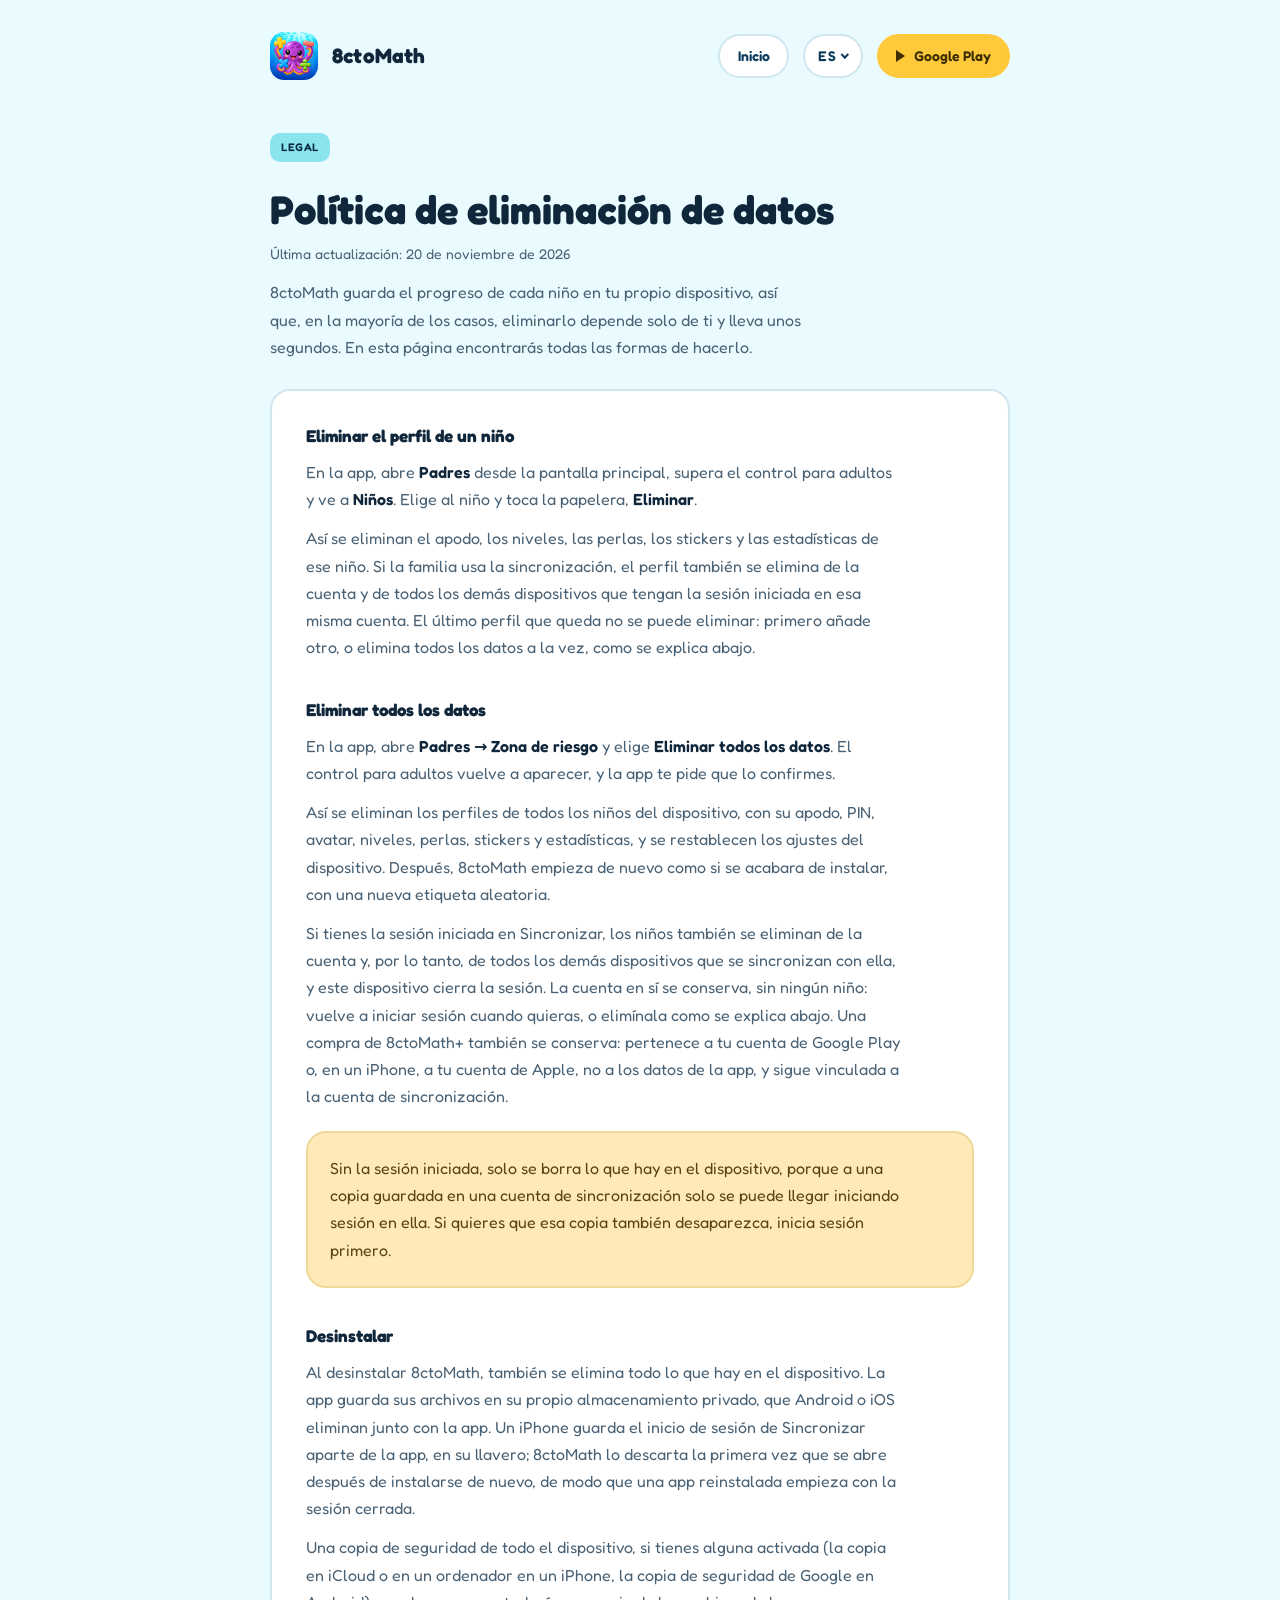
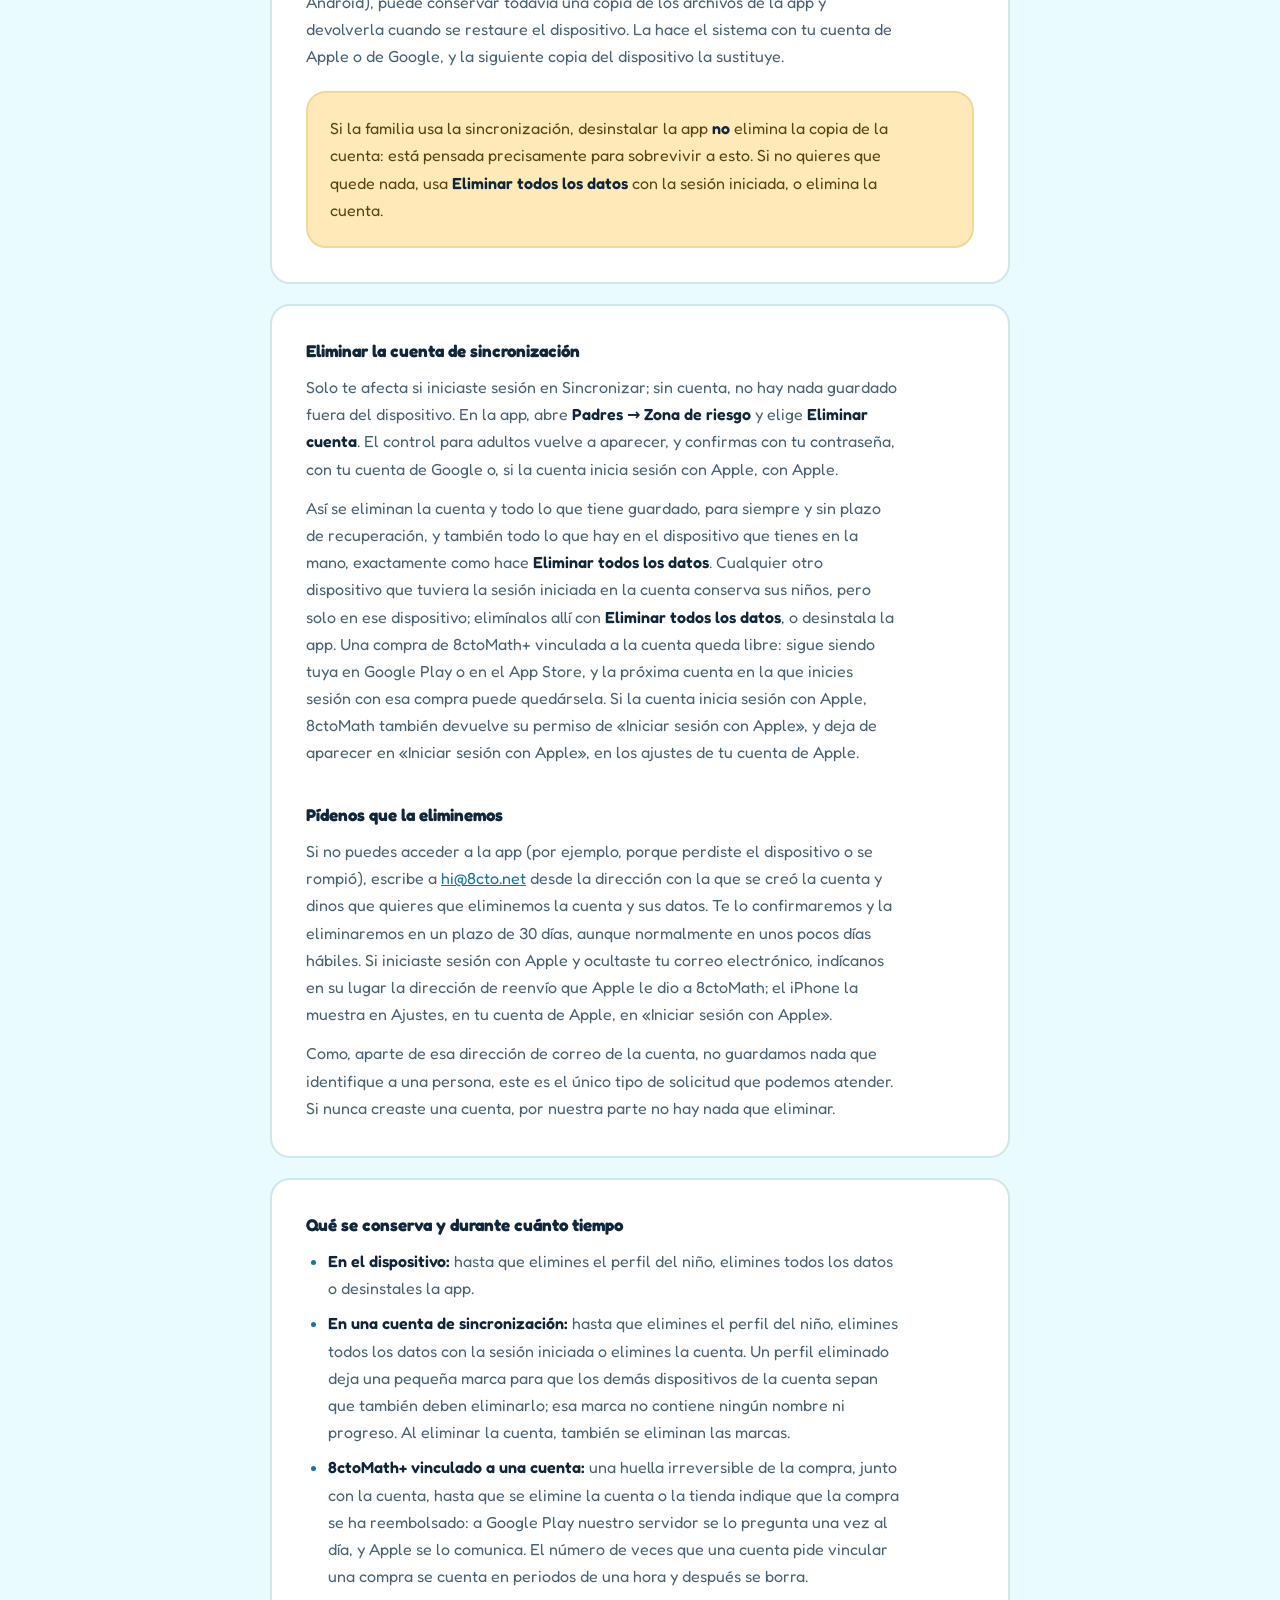
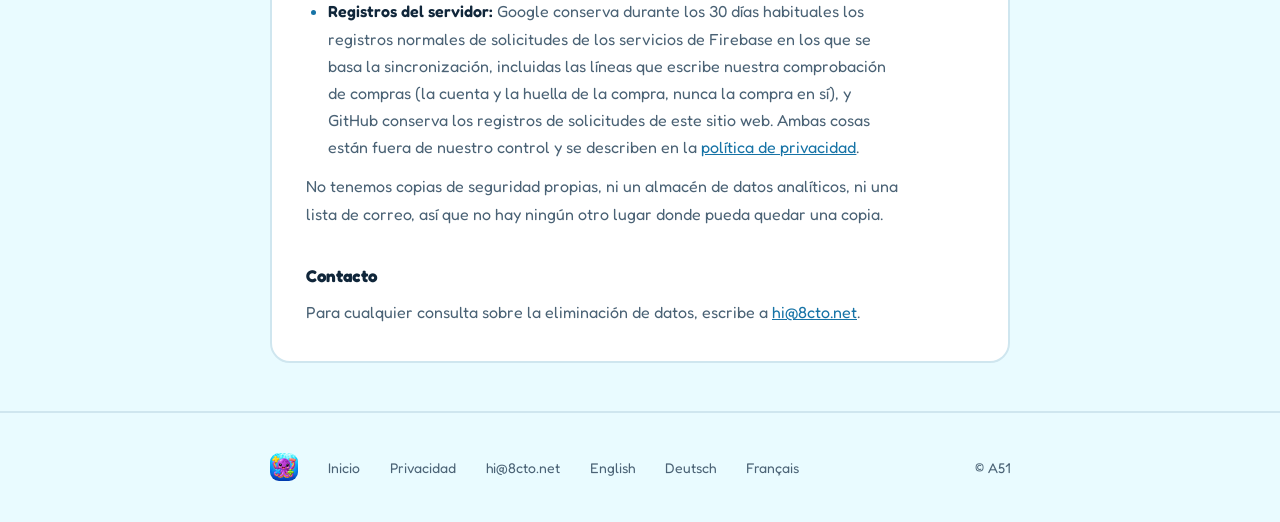
<file: es/eliminacion-de-datos.html>
<!DOCTYPE html>
<html lang="es">
<head>
  <meta charset="UTF-8" />
  <meta name="viewport" content="width=device-width, initial-scale=1" />
  <title>Eliminación de datos &middot; 8ctoMath</title>
  <meta name="description" content="Cómo eliminar el perfil de un niño, todos los datos, una cuenta o todo lo que guarda 8ctoMath: en la app o escribiéndonos." />
  <link rel="icon" href="../favicon.ico" sizes="any" />
  <link rel="apple-touch-icon" href="../apple-touch-icon.png" />
  <link rel="stylesheet" href="../legal.css" />
  <link rel="canonical" href="https://8cto.net/es/eliminacion-de-datos.html" />
  <link rel="alternate" hreflang="en" href="https://8cto.net/data_deletion.html" />
  <link rel="alternate" hreflang="de" href="https://8cto.net/de/datenloeschung.html" />
  <link rel="alternate" hreflang="es" href="https://8cto.net/es/eliminacion-de-datos.html" />
  <link rel="alternate" hreflang="fr" href="https://8cto.net/fr/suppression-des-donnees.html" />
  <link rel="alternate" hreflang="x-default" href="https://8cto.net/data_deletion.html" />
</head>
<body>

<header class="wrap top">
  <a class="home" href="./">
    <img src="../img/mark.png" alt="" width="48" height="48" />
    <span class="name">8ctoMath</span>
  </a>
  <a class="toplink home-link" href="./">Inicio</a>
  <details class="toplink lang">
    <summary aria-label="Idioma: español">ES<span class="chev" aria-hidden="true"></span></summary>
    <ul>
      <li><a href="../data_deletion.html" hreflang="en" lang="en">English</a></li>
      <li><a href="../de/datenloeschung.html" hreflang="de" lang="de">Deutsch</a></li>
      <li><span aria-current="page" lang="es">Español</span></li>
      <li><a href="../fr/suppression-des-donnees.html" hreflang="fr" lang="fr">Français</a></li>
    </ul>
  </details>
  <a class="toplink play" href="https://play.google.com/store/apps/details?id=io.a51.octomath"><span class="tri" aria-hidden="true"></span>Google&nbsp;Play</a>
</header>

<main class="wrap">

  <div class="pagehead">
    <p class="kicker">Legal</p>
    <h1>Política de eliminación de datos</h1>
    <p class="updated">Última actualización: 20 de noviembre de 2026</p>
    <p class="intro">8ctoMath guarda el progreso de cada niño en tu propio
    dispositivo, así que, en la mayoría de los casos, eliminarlo depende solo
    de ti y lleva unos segundos. En esta página encontrarás todas las formas de
    hacerlo.</p>
  </div>

  <section class="card">
    <h2>Eliminar el perfil de un niño</h2>
    <p>En la app, abre <strong>Padres</strong> desde la pantalla principal,
    supera el control para adultos y ve a <strong>Niños</strong>. Elige al
    niño y toca la papelera, <strong>Eliminar</strong>.</p>
    <p>Así se eliminan el apodo, los niveles, las perlas, los stickers y las
    estadísticas de ese niño. Si la familia usa la sincronización, el perfil
    también se elimina de la cuenta y de todos los demás dispositivos que
    tengan la sesión iniciada en esa misma cuenta. El último perfil que queda
    no se puede eliminar: primero añade otro, o elimina todos los datos a la
    vez, como se explica abajo.</p>

    <h2>Eliminar todos los datos</h2>
    <p>En la app, abre <strong>Padres &rarr; Zona de riesgo</strong> y elige
    <strong>Eliminar todos los datos</strong>. El control para adultos vuelve
    a aparecer, y la app te pide que lo confirmes.</p>
    <p>Así se eliminan los perfiles de todos los niños del dispositivo, con su
    apodo, PIN, avatar, niveles, perlas, stickers y estadísticas, y se
    restablecen los ajustes del dispositivo. Después, 8ctoMath empieza de
    nuevo como si se acabara de instalar, con una nueva etiqueta
    aleatoria.</p>
    <p>Si tienes la sesión iniciada en Sincronizar, los niños también
    se eliminan de la cuenta y, por lo tanto, de todos los demás dispositivos
    que se sincronizan con ella, y este dispositivo cierra la sesión. La
    cuenta en sí se conserva, sin ningún niño: vuelve a iniciar sesión cuando
    quieras, o elimínala como se explica abajo. Una compra de 8ctoMath+
    también se conserva: pertenece a tu cuenta de Google Play o, en un
    iPhone, a tu cuenta de Apple, no a los datos de la app, y sigue vinculada
    a la cuenta de sincronización.</p>
    <div class="note">
      <p>Sin la sesión iniciada, solo se borra lo que hay en el dispositivo,
      porque a una copia guardada en una cuenta de sincronización solo se
      puede llegar iniciando sesión en ella. Si quieres que esa copia también
      desaparezca, inicia sesión primero.</p>
    </div>

    <h2>Desinstalar</h2>
    <p>Al desinstalar 8ctoMath, también se elimina todo lo que hay en el
    dispositivo. La app guarda sus archivos en su propio almacenamiento
    privado, que Android o iOS eliminan junto con la app. Un iPhone guarda el
    inicio de sesión de Sincronizar aparte de la app, en su llavero; 8ctoMath
    lo descarta la primera vez que se abre después de instalarse de nuevo, de
    modo que una app reinstalada empieza con la sesión cerrada.</p>
    <p>Una copia de seguridad de todo el dispositivo, si tienes alguna
    activada (la copia en iCloud o en un ordenador en un iPhone, la copia de
    seguridad de Google en Android), puede conservar todavía una copia de los
    archivos de la app y devolverla cuando se restaure el dispositivo. La hace
    el sistema con tu cuenta de Apple o de Google, y la siguiente copia del
    dispositivo la sustituye.</p>
    <div class="note">
      <p>Si la familia usa la sincronización, desinstalar la app
      <strong>no</strong> elimina la copia de la cuenta: está pensada
      precisamente para sobrevivir a esto. Si no quieres que quede nada, usa
      <strong>Eliminar todos los datos</strong> con la sesión iniciada, o
      elimina la cuenta.</p>
    </div>
  </section>

  <section class="card">
    <h2>Eliminar la cuenta de sincronización</h2>
    <p>Solo te afecta si iniciaste sesión en Sincronizar; sin cuenta,
    no hay nada guardado fuera del dispositivo. En la app, abre
    <strong>Padres &rarr; Zona de riesgo</strong> y elige
    <strong>Eliminar cuenta</strong>. El control para adultos vuelve a
    aparecer, y confirmas con tu contraseña, con tu cuenta de Google o, si la
    cuenta inicia sesión con Apple, con Apple.</p>
    <p>Así se eliminan la cuenta y todo lo que tiene guardado, para siempre y
    sin plazo de recuperación, y también todo lo que hay en el dispositivo que
    tienes en la mano, exactamente como hace <strong>Eliminar todos los
    datos</strong>. Cualquier otro dispositivo que tuviera la sesión iniciada
    en la cuenta conserva sus niños, pero solo en ese dispositivo; elimínalos
    allí con <strong>Eliminar todos los datos</strong>, o desinstala la app.
    Una compra de 8ctoMath+ vinculada a la cuenta queda libre: sigue siendo
    tuya en Google Play o en el App Store, y la próxima cuenta en la que
    inicies sesión con esa compra puede quedársela. Si la cuenta inicia sesión
    con Apple, 8ctoMath también devuelve su permiso de «Iniciar sesión con
    Apple», y deja de aparecer en «Iniciar sesión con Apple», en los ajustes
    de tu cuenta de Apple.</p>

    <h2>Pídenos que la eliminemos</h2>
    <p>Si no puedes acceder a la app (por ejemplo, porque perdiste el
    dispositivo o se rompió), escribe a <a href="mailto:hi@8cto.net">hi@8cto.net</a> desde la
    dirección con la que se creó la cuenta y dinos que quieres que eliminemos
    la cuenta y sus datos. Te lo confirmaremos y la eliminaremos en un plazo
    de 30 días, aunque normalmente en unos pocos días hábiles. Si iniciaste
    sesión con Apple y ocultaste tu correo electrónico, indícanos en su lugar
    la dirección de reenvío que Apple le dio a 8ctoMath; el iPhone la muestra
    en Ajustes, en tu cuenta de Apple, en «Iniciar sesión con Apple».</p>
    <p>Como, aparte de esa dirección de correo de la cuenta, no guardamos nada
    que identifique a una persona, este es el único tipo de solicitud que
    podemos atender. Si nunca creaste una cuenta, por nuestra parte no hay
    nada que eliminar.</p>
  </section>

  <section class="card">
    <h2>Qué se conserva y durante cuánto tiempo</h2>
    <ul>
      <li><strong>En el dispositivo:</strong> hasta que elimines el perfil del
      niño, elimines todos los datos o desinstales la app.</li>
      <li><strong>En una cuenta de sincronización:</strong> hasta que elimines
      el perfil del niño, elimines todos los datos con la sesión iniciada o
      elimines la cuenta. Un perfil eliminado deja una pequeña marca para que
      los demás dispositivos de la cuenta sepan que también deben eliminarlo;
      esa marca no contiene ningún nombre ni progreso. Al eliminar la cuenta,
      también se eliminan las marcas.</li>
      <li><strong>8ctoMath+ vinculado a una cuenta:</strong> una huella
      irreversible de la compra, junto con la cuenta, hasta que se elimine
      la cuenta o la tienda indique que la compra se ha reembolsado: a Google
      Play nuestro servidor se lo pregunta una vez al día, y Apple se lo
      comunica. El número de veces que
      una cuenta pide vincular una compra se cuenta en periodos de una hora y
      después se borra.</li>
      <li><strong>Registros del servidor:</strong> Google conserva durante los
      30 días habituales los registros normales de solicitudes de los servicios
      de Firebase en los que se basa la sincronización, incluidas las líneas
      que escribe nuestra comprobación de compras (la cuenta y la huella de la
      compra, nunca la compra en sí), y GitHub conserva los registros de
      solicitudes de este sitio web. Ambas cosas están fuera de nuestro
      control y se describen en la
      <a href="privacidad.html">política de privacidad</a>.</li>
    </ul>
    <p>No tenemos copias de seguridad propias, ni un almacén de datos
    analíticos, ni una lista de correo, así que no hay ningún otro lugar donde
    pueda quedar una copia.</p>

    <h2>Contacto</h2>
    <p>Para cualquier consulta sobre la eliminación de datos, escribe a
    <a href="mailto:hi@8cto.net">hi@8cto.net</a>.</p>
  </section>

</main>

<footer>
  <div class="wrap frow">
    <img src="../img/mark.png" alt="Logotipo de 8ctoMath" width="28" height="28" />
    <a href="./">Inicio</a>
    <a href="privacidad.html">Privacidad</a>
    <a href="mailto:hi@8cto.net">hi@8cto.net</a>
    <a href="../data_deletion.html" hreflang="en" lang="en">English</a>
    <a href="../de/datenloeschung.html" hreflang="de" lang="de">Deutsch</a>
    <a href="../fr/suppression-des-donnees.html" hreflang="fr" lang="fr">Français</a>
    <span class="copy">&copy; <a href="https://a51.io">A51</a></span>
  </div>
</footer>

<script>
/* The language menu is a <details>: it opens, and its links work, with no
   script. This only closes it on a click elsewhere, on Escape, once a
   language is picked, and when the page comes back with the back button. */
(function () {
  var menu = document.querySelector('details.lang');
  if (!menu) return;
  function close() { menu.open = false; }
  document.addEventListener('click', function (e) {
    if (menu.open && !menu.contains(e.target)) close();
  });
  document.addEventListener('keydown', function (e) {
    if (e.key !== 'Escape' || !menu.open) return;
    var inside = menu.contains(document.activeElement);
    close();
    if (inside) menu.querySelector('summary').focus();
  });
  menu.addEventListener('click', function (e) {
    if (e.target.closest('a')) close();
  });
  window.addEventListener('pageshow', close);
})();
</script>

</body>
</html>
</file>
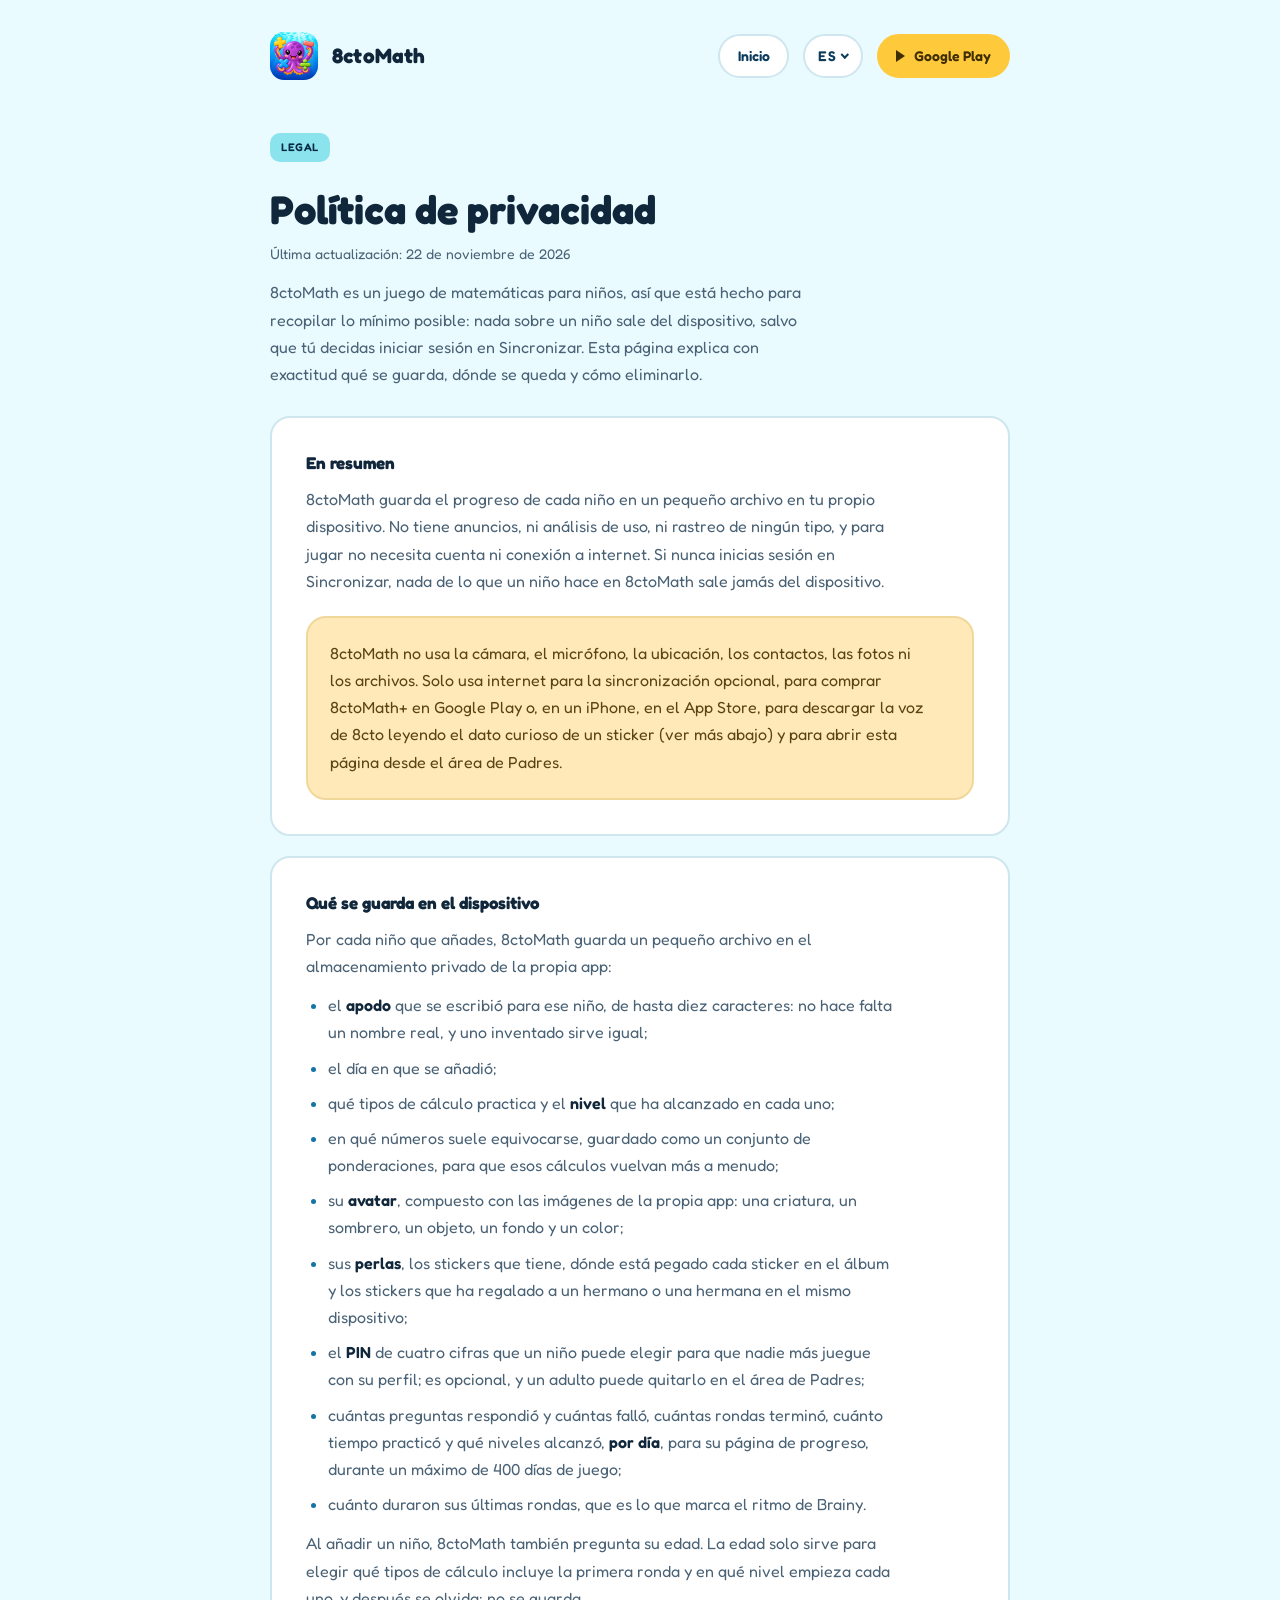
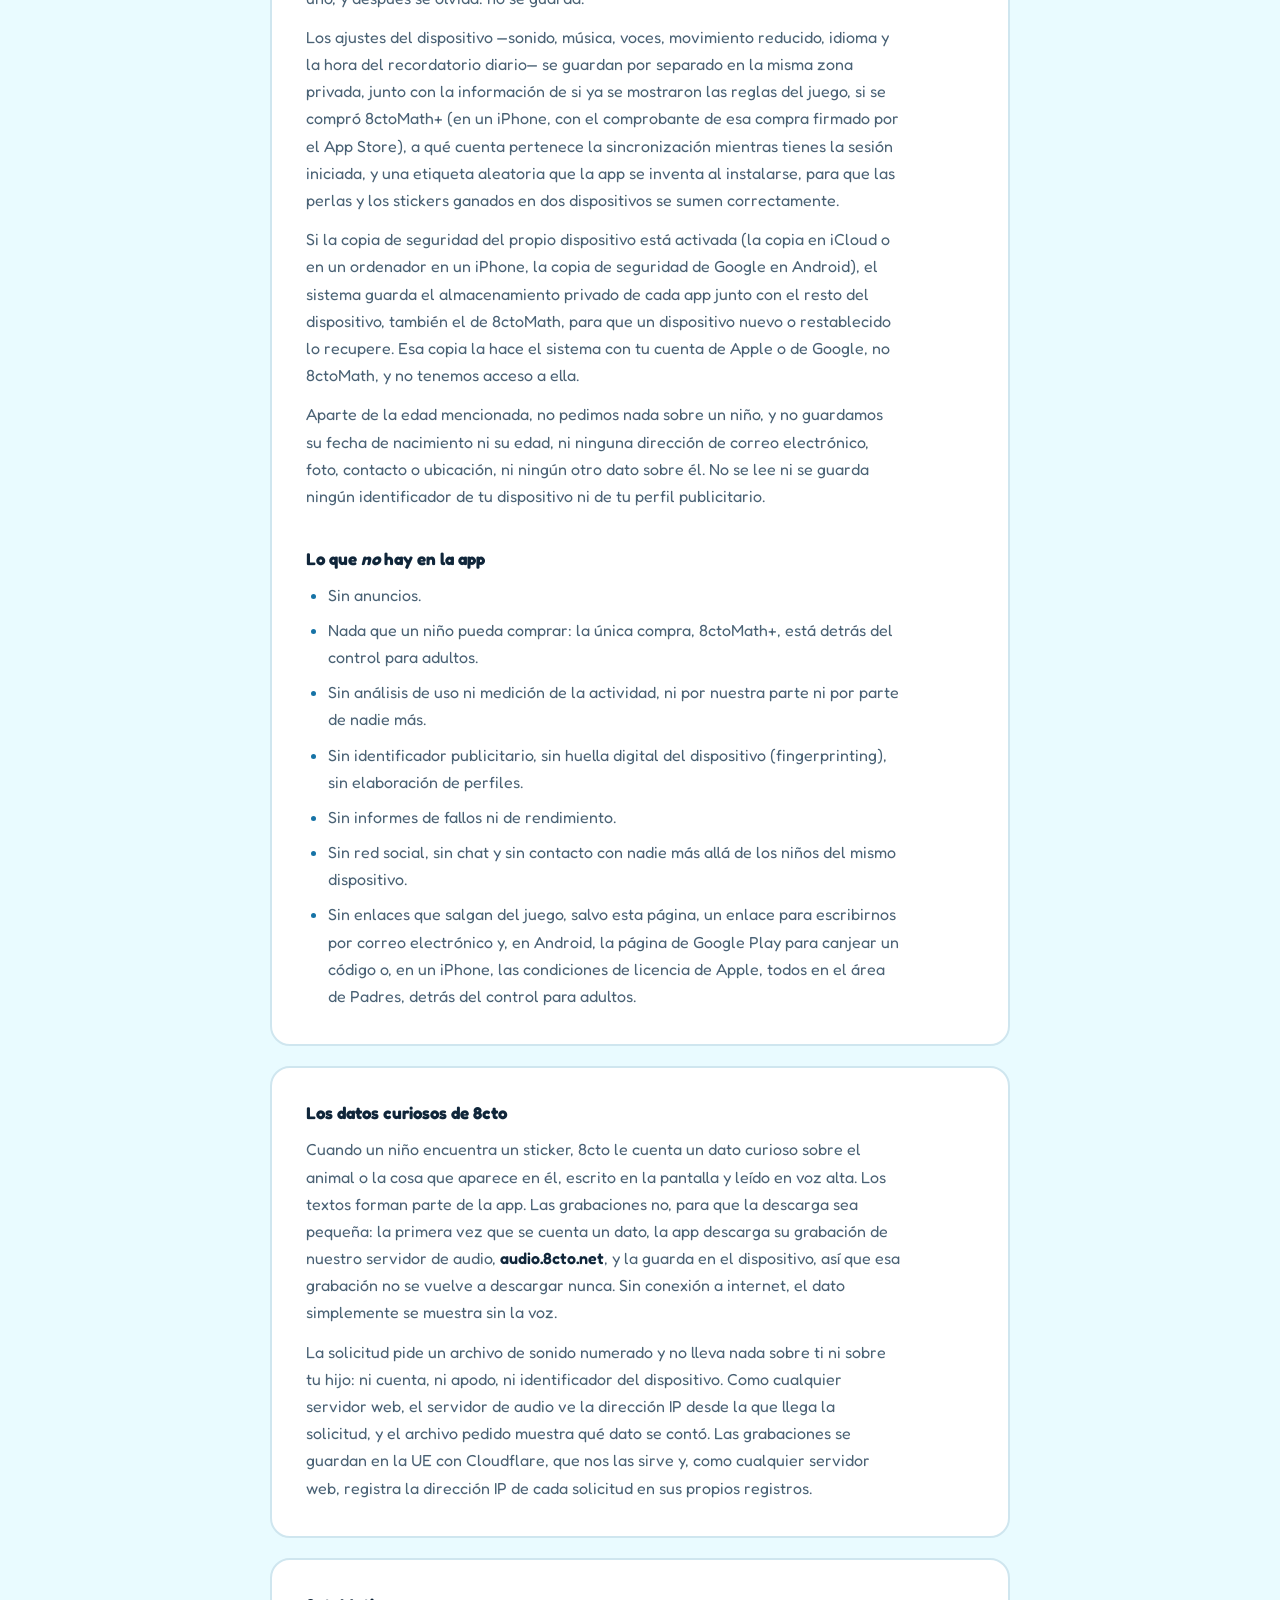
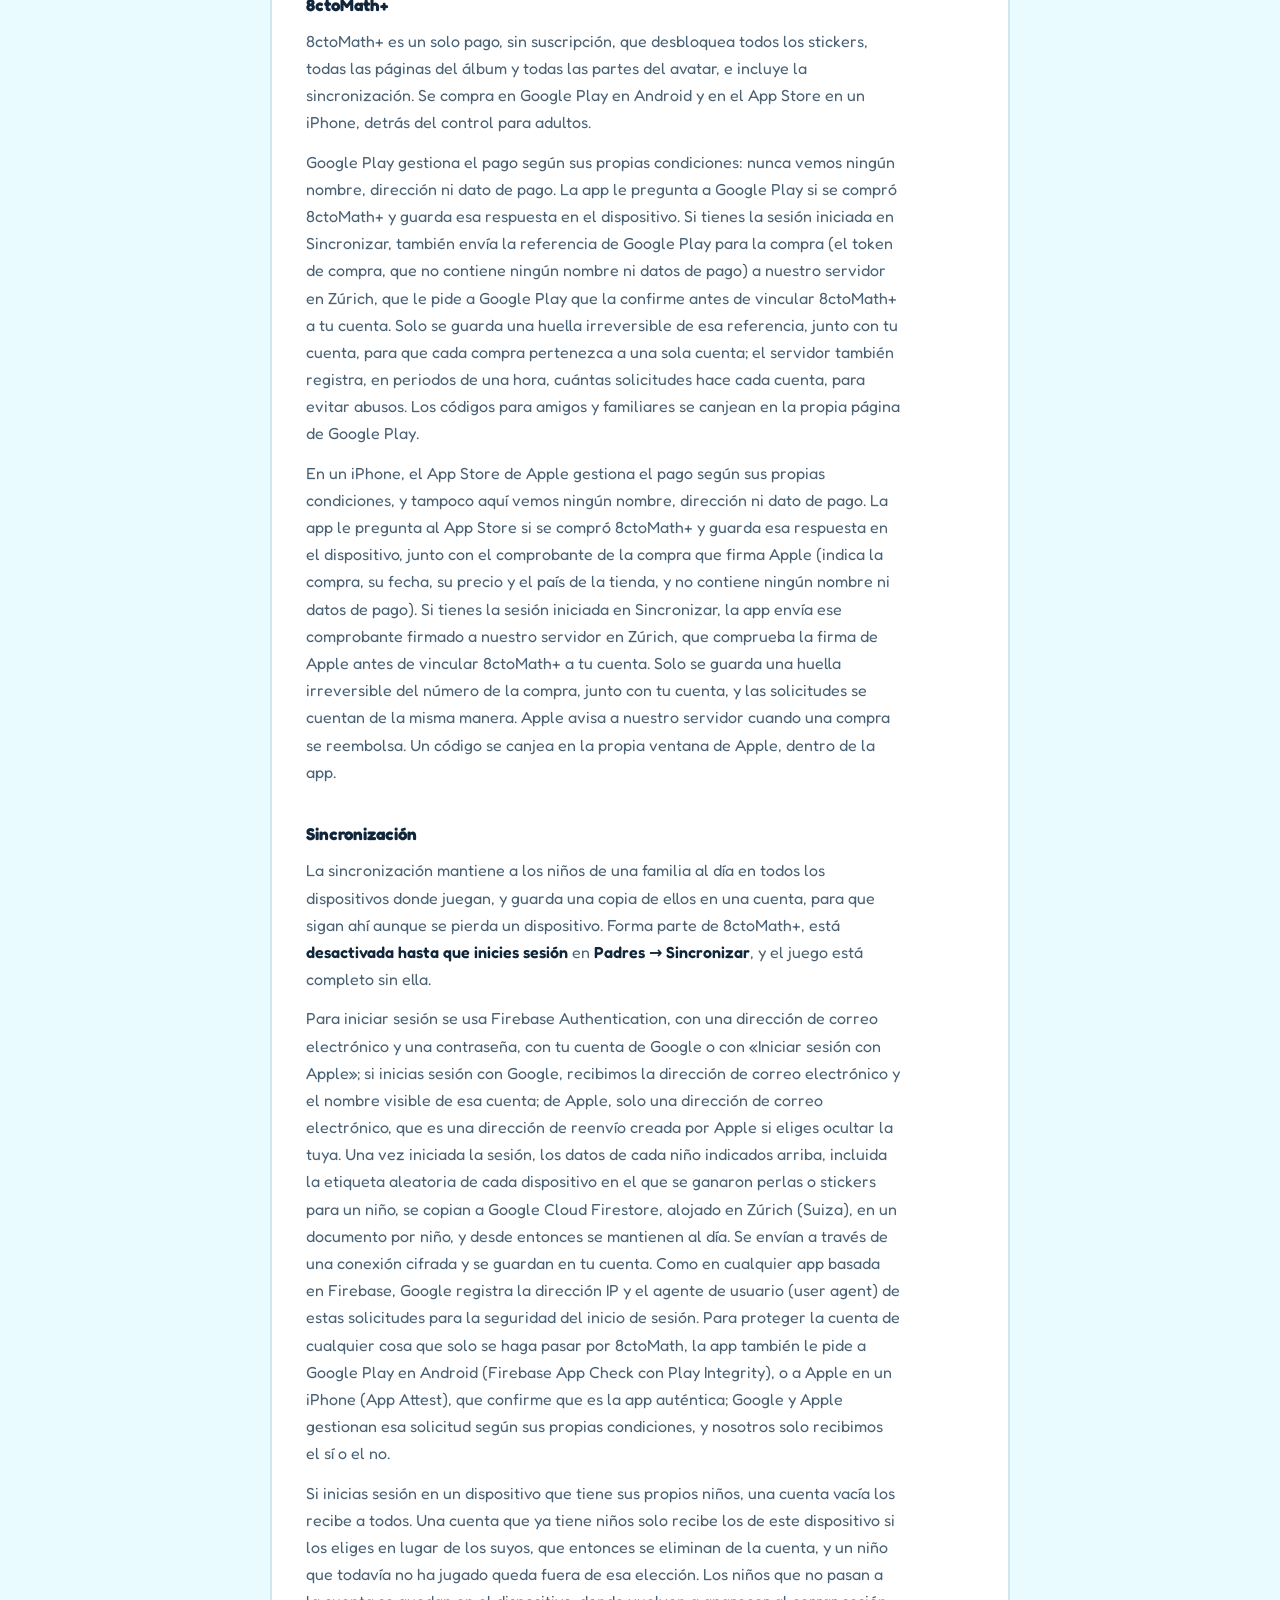
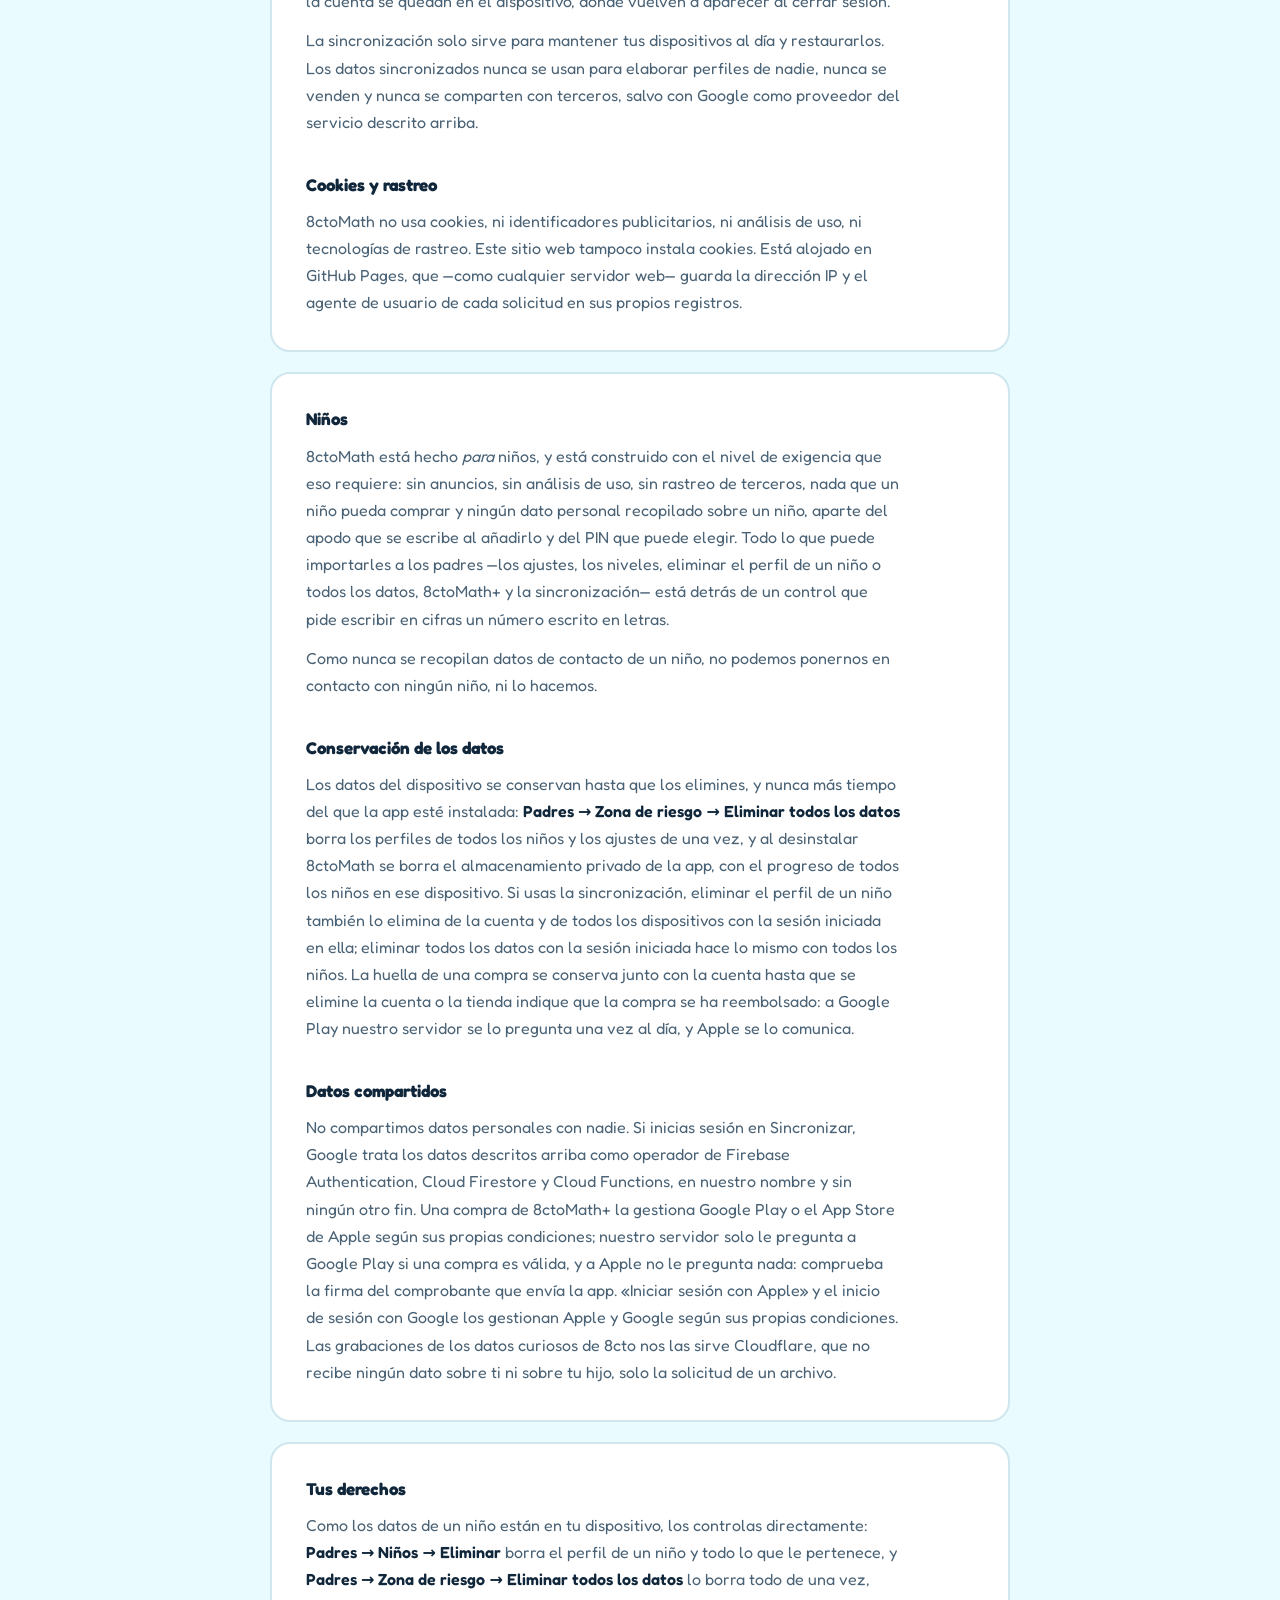
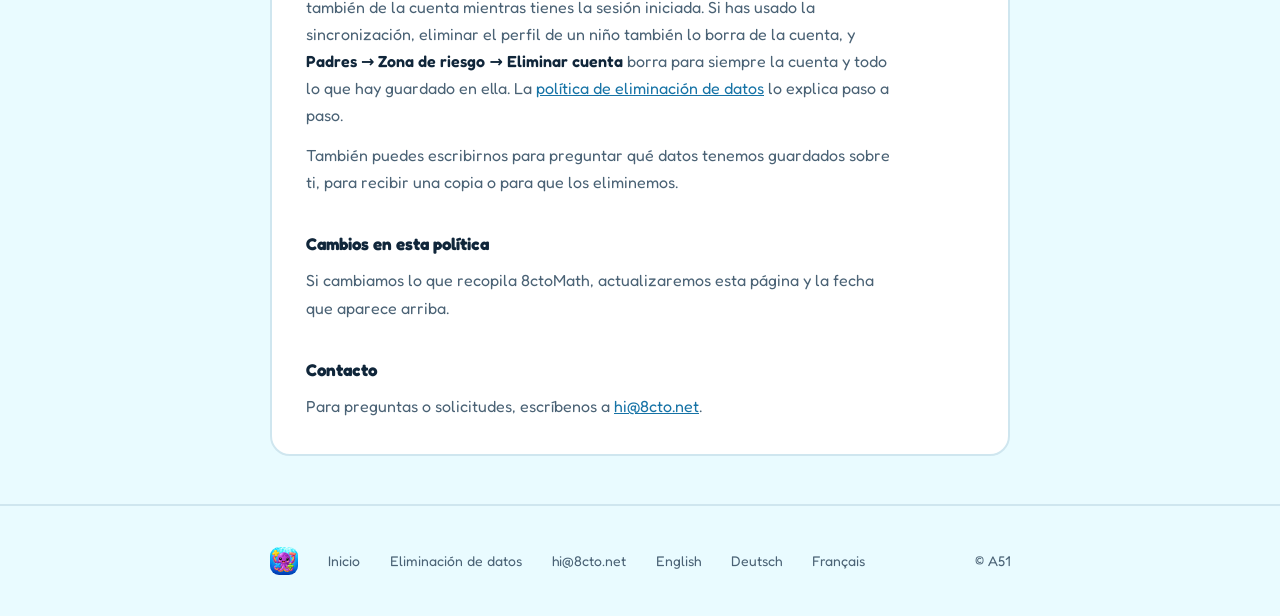
<file: es/privacidad.html>
<!DOCTYPE html>
<html lang="es">
<head>
  <meta charset="UTF-8" />
  <meta name="viewport" content="width=device-width, initial-scale=1" />
  <title>Política de privacidad &middot; 8ctoMath</title>
  <meta name="description" content="Qué guarda 8ctoMath, dónde se queda y cómo eliminarlo. En resumen: todo se queda en el dispositivo, salvo que inicies sesión en Sincronizar." />
  <link rel="icon" href="../favicon.ico" sizes="any" />
  <link rel="apple-touch-icon" href="../apple-touch-icon.png" />
  <link rel="stylesheet" href="../legal.css" />
  <link rel="canonical" href="https://8cto.net/es/privacidad.html" />
  <link rel="alternate" hreflang="en" href="https://8cto.net/privacy.html" />
  <link rel="alternate" hreflang="de" href="https://8cto.net/de/datenschutz.html" />
  <link rel="alternate" hreflang="es" href="https://8cto.net/es/privacidad.html" />
  <link rel="alternate" hreflang="fr" href="https://8cto.net/fr/confidentialite.html" />
  <link rel="alternate" hreflang="x-default" href="https://8cto.net/privacy.html" />
</head>
<body>

<header class="wrap top">
  <a class="home" href="./">
    <img src="../img/mark.png" alt="" width="48" height="48" />
    <span class="name">8ctoMath</span>
  </a>
  <a class="toplink home-link" href="./">Inicio</a>
  <details class="toplink lang">
    <summary aria-label="Idioma: español">ES<span class="chev" aria-hidden="true"></span></summary>
    <ul>
      <li><a href="../privacy.html" hreflang="en" lang="en">English</a></li>
      <li><a href="../de/datenschutz.html" hreflang="de" lang="de">Deutsch</a></li>
      <li><span aria-current="page" lang="es">Español</span></li>
      <li><a href="../fr/confidentialite.html" hreflang="fr" lang="fr">Français</a></li>
    </ul>
  </details>
  <a class="toplink play" href="https://play.google.com/store/apps/details?id=io.a51.octomath"><span class="tri" aria-hidden="true"></span>Google&nbsp;Play</a>
</header>

<main class="wrap">

  <div class="pagehead">
    <p class="kicker">Legal</p>
    <h1>Política de privacidad</h1>
    <p class="updated">Última actualización: 22 de noviembre de 2026</p>
    <p class="intro">8ctoMath es un juego de matemáticas para niños, así que
    está hecho para recopilar lo mínimo posible: nada sobre un niño sale del
    dispositivo, salvo que tú decidas iniciar sesión en Sincronizar. Esta página explica
    con exactitud qué se guarda, dónde se queda y cómo eliminarlo.</p>
  </div>

  <section class="card">
    <h2>En resumen</h2>
    <p>8ctoMath guarda el progreso de cada niño en un pequeño archivo en tu
    propio dispositivo. No tiene anuncios, ni análisis de uso, ni rastreo de
    ningún tipo, y para jugar no necesita cuenta ni conexión a internet. Si
    nunca inicias sesión en Sincronizar, nada de lo que un niño hace en
    8ctoMath sale jamás del dispositivo.</p>
    <div class="note">
      <p>8ctoMath no usa la cámara, el micrófono, la ubicación, los contactos,
      las fotos ni los archivos. Solo usa internet para la sincronización
      opcional, para comprar 8ctoMath+ en Google Play o, en un iPhone, en el
      App Store, para descargar la voz de 8cto leyendo el dato curioso de un
      sticker (ver más abajo) y para abrir esta página desde el área de
      Padres.</p>
    </div>
  </section>

  <section class="card">
    <h2>Qué se guarda en el dispositivo</h2>
    <p>Por cada niño que añades, 8ctoMath guarda un pequeño archivo en el
    almacenamiento privado de la propia app:</p>
    <ul>
      <li>el <strong>apodo</strong> que se escribió para ese niño, de hasta
      diez caracteres: no hace falta un nombre real, y uno inventado sirve
      igual;</li>
      <li>el día en que se añadió;</li>
      <li>qué tipos de cálculo practica y el <strong>nivel</strong> que ha
      alcanzado en cada uno;</li>
      <li>en qué números suele equivocarse, guardado como un conjunto de
      ponderaciones, para que esos cálculos vuelvan más a menudo;</li>
      <li>su <strong>avatar</strong>, compuesto con las imágenes de la propia
      app: una criatura, un sombrero, un objeto, un fondo y un color;</li>
      <li>sus <strong>perlas</strong>, los stickers que tiene, dónde está pegado
      cada sticker en el álbum y los stickers que ha regalado a un hermano o
      una hermana en el mismo dispositivo;</li>
      <li>el <strong>PIN</strong> de cuatro cifras que un niño puede elegir
      para que nadie más juegue con su perfil; es opcional, y un adulto puede
      quitarlo en el área de Padres;</li>
      <li>cuántas preguntas respondió y cuántas falló, cuántas rondas terminó,
      cuánto tiempo practicó y qué niveles alcanzó, <strong>por día</strong>,
      para su página de progreso, durante un máximo de 400 días de juego;</li>
      <li>cuánto duraron sus últimas rondas, que es lo que marca el ritmo de
      Brainy.</li>
    </ul>
    <p>Al añadir un niño, 8ctoMath también pregunta su edad. La edad solo
    sirve para elegir qué tipos de cálculo incluye la primera ronda y en qué
    nivel empieza cada uno, y después se olvida: no se guarda.</p>
    <p>Los ajustes del dispositivo —sonido, música, voces, movimiento
    reducido, idioma y la hora del recordatorio diario— se guardan por
    separado en la misma zona privada, junto con la información de si ya se
    mostraron las reglas del juego, si se compró 8ctoMath+ (en un iPhone, con
    el comprobante de esa compra firmado por el App Store), a qué cuenta
    pertenece la sincronización mientras tienes la sesión iniciada, y una etiqueta
    aleatoria que la app se inventa al instalarse, para que las perlas y los
    stickers ganados en dos dispositivos se sumen correctamente.</p>
    <p>Si la copia de seguridad del propio dispositivo está activada (la
    copia en iCloud o en un ordenador en un iPhone, la copia de seguridad de
    Google en Android), el sistema guarda el almacenamiento privado de cada
    app junto con el resto del dispositivo, también el de 8ctoMath, para que
    un dispositivo nuevo o restablecido lo recupere. Esa copia la hace el
    sistema con tu cuenta de Apple o de Google, no 8ctoMath, y no tenemos
    acceso a ella.</p>
    <p>Aparte de la edad mencionada, no pedimos nada sobre un niño, y no
    guardamos su fecha de nacimiento ni su edad, ni ninguna dirección de
    correo electrónico, foto, contacto o ubicación, ni ningún otro dato sobre
    él. No se lee ni se guarda ningún identificador de tu dispositivo ni de tu
    perfil publicitario.</p>

    <h2>Lo que <em>no</em> hay en la app</h2>
    <ul>
      <li>Sin anuncios.</li>
      <li>Nada que un niño pueda comprar: la única compra, 8ctoMath+, está
      detrás del control para adultos.</li>
      <li>Sin análisis de uso ni medición de la actividad, ni por nuestra
      parte ni por parte de nadie más.</li>
      <li>Sin identificador publicitario, sin huella digital del dispositivo
      (fingerprinting), sin elaboración de perfiles.</li>
      <li>Sin informes de fallos ni de rendimiento.</li>
      <li>Sin red social, sin chat y sin contacto con nadie más allá de los
      niños del mismo dispositivo.</li>
      <li>Sin enlaces que salgan del juego, salvo esta página, un enlace para
      escribirnos por correo electrónico y, en Android, la página de Google
      Play para canjear un código o, en un iPhone, las condiciones de licencia
      de Apple, todos en el área de Padres, detrás del control para
      adultos.</li>
    </ul>
  </section>

  <section class="card">
    <h2>Los datos curiosos de 8cto</h2>
    <p>Cuando un niño encuentra un sticker, 8cto le cuenta un dato curioso
    sobre el animal o la cosa que aparece en él, escrito en la pantalla y
    leído en voz alta. Los textos forman parte de la app. Las grabaciones no,
    para que la descarga sea pequeña: la primera vez que se cuenta un dato, la
    app descarga su grabación de nuestro servidor de audio,
    <strong>audio.8cto.net</strong>, y la guarda en el dispositivo, así que esa
    grabación no se vuelve a descargar nunca. Sin conexión a internet, el dato
    simplemente se muestra sin la voz.</p>
    <p>La solicitud pide un archivo de sonido numerado y no lleva nada sobre
    ti ni sobre tu hijo: ni cuenta, ni apodo, ni identificador del
    dispositivo. Como cualquier servidor web, el servidor de audio ve la
    dirección IP desde la que llega la solicitud, y el archivo pedido muestra
    qué dato se contó. Las grabaciones se guardan en la UE con Cloudflare, que
    nos las sirve y, como cualquier servidor web, registra la dirección IP de
    cada solicitud en sus propios registros.</p>
  </section>

  <section class="card">
    <h2>8ctoMath+</h2>
    <p>8ctoMath+ es un solo pago, sin suscripción, que desbloquea todos los
    stickers, todas las páginas del álbum y todas las partes del avatar, e
    incluye la sincronización. Se compra en Google Play en Android y en el
    App Store en un iPhone, detrás del control para adultos.</p>
    <p>Google Play gestiona el pago según sus propias condiciones: nunca vemos
    ningún nombre, dirección ni dato de pago. La app le pregunta a Google Play
    si se compró 8ctoMath+ y guarda esa respuesta en el
    dispositivo. Si tienes la sesión iniciada en Sincronizar, también envía la
    referencia de Google Play para la compra (el token de compra, que no
    contiene ningún nombre ni datos de pago) a nuestro servidor en Zúrich, que
    le pide a Google Play que la confirme antes de vincular 8ctoMath+ a tu
    cuenta. Solo se guarda una huella irreversible de esa referencia, junto con
    tu cuenta, para que cada compra pertenezca a una sola cuenta; el servidor
    también registra, en periodos de una hora, cuántas solicitudes hace cada
    cuenta, para evitar abusos. Los códigos para amigos y familiares se canjean
    en la propia página de Google Play.</p>
    <p>En un iPhone, el App Store de Apple gestiona el pago según sus propias
    condiciones, y tampoco aquí vemos ningún nombre, dirección ni dato de
    pago. La app le pregunta al App Store si se compró 8ctoMath+ y guarda esa
    respuesta en el dispositivo, junto con el comprobante de la compra que
    firma Apple (indica la compra, su fecha, su precio y el país de la tienda,
    y no contiene ningún nombre ni datos de pago). Si tienes la sesión
    iniciada en Sincronizar, la app envía ese comprobante firmado a nuestro
    servidor en Zúrich, que comprueba la firma de Apple antes de vincular
    8ctoMath+ a tu cuenta. Solo se guarda una huella irreversible del número
    de la compra, junto con tu cuenta, y las solicitudes se cuentan de la
    misma manera. Apple avisa a nuestro servidor cuando una compra se
    reembolsa. Un código se canjea en la propia ventana de Apple, dentro de
    la app.</p>

    <h2>Sincronización</h2>
    <p>La sincronización mantiene a los niños de una familia al día en todos
    los dispositivos donde juegan, y guarda una copia de ellos en una cuenta,
    para que sigan ahí aunque se pierda un dispositivo. Forma parte de
    8ctoMath+, está <strong>desactivada hasta que inicies sesión</strong> en
    <strong>Padres &rarr; Sincronizar</strong>, y el juego está completo sin
    ella.</p>
    <p>Para iniciar sesión se usa Firebase Authentication, con una dirección
    de correo electrónico y una contraseña, con tu cuenta de Google o con
    «Iniciar sesión con Apple»; si inicias sesión con Google, recibimos la
    dirección de correo electrónico y el nombre visible de esa cuenta; de
    Apple, solo una dirección de correo electrónico, que es una dirección de
    reenvío creada por Apple si eliges ocultar la tuya. Una vez iniciada la
    sesión, los datos de
    cada niño indicados arriba, incluida la etiqueta aleatoria de cada
    dispositivo en el que se ganaron perlas o stickers para un niño, se copian
    a Google Cloud Firestore, alojado en Zúrich (Suiza), en un documento por
    niño, y desde entonces se mantienen al día. Se envían a través de una
    conexión cifrada y se guardan en tu cuenta. Como en cualquier app basada
    en Firebase, Google registra la dirección IP y el agente de usuario (user
    agent) de estas solicitudes para la seguridad del inicio de sesión. Para
    proteger la cuenta de cualquier cosa que solo se haga pasar por 8ctoMath,
    la app también le pide a Google Play en Android (Firebase App Check con
    Play Integrity), o a Apple en un iPhone (App Attest), que confirme que es
    la app auténtica; Google y Apple gestionan esa solicitud según sus propias
    condiciones, y nosotros solo recibimos el sí o el no.</p>
    <p>Si inicias sesión en un dispositivo que tiene sus propios niños, una
    cuenta vacía los recibe a todos. Una cuenta que ya tiene niños solo recibe
    los de este dispositivo si los eliges en lugar de los suyos, que entonces
    se eliminan de la cuenta, y un niño que todavía no ha jugado queda fuera
    de esa elección. Los niños que no pasan a la cuenta se quedan en el
    dispositivo, donde vuelven a aparecer al cerrar sesión.</p>
    <p>La sincronización solo sirve para mantener tus dispositivos al día y
    restaurarlos. Los datos sincronizados nunca se usan para elaborar perfiles
    de nadie, nunca se venden y nunca se comparten con terceros, salvo con
    Google como proveedor del servicio descrito arriba.</p>

    <h2>Cookies y rastreo</h2>
    <p>8ctoMath no usa cookies, ni identificadores publicitarios, ni análisis
    de uso, ni tecnologías de rastreo. Este sitio web tampoco instala cookies.
    Está alojado en GitHub Pages, que —como cualquier servidor web— guarda la
    dirección IP y el agente de usuario de cada solicitud en sus propios
    registros.</p>
  </section>

  <section class="card">
    <h2>Niños</h2>
    <p>8ctoMath está hecho <em>para</em> niños, y está construido con el nivel
    de exigencia que eso requiere: sin anuncios, sin análisis de uso, sin
    rastreo de terceros, nada que un niño pueda comprar y ningún dato personal
    recopilado sobre un niño, aparte del apodo que se escribe al añadirlo y
    del PIN que puede elegir. Todo lo que puede importarles a los padres —los
    ajustes, los niveles, eliminar el perfil de un niño o todos los datos,
    8ctoMath+ y la sincronización— está detrás de un control que pide escribir
    en cifras un número escrito en letras.</p>
    <p>Como nunca se recopilan datos de contacto de un niño, no podemos
    ponernos en contacto con ningún niño, ni lo hacemos.</p>

    <h2>Conservación de los datos</h2>
    <p>Los datos del dispositivo se conservan hasta que los elimines, y nunca
    más tiempo del que la app esté instalada: <strong>Padres &rarr; Zona de
    riesgo &rarr; Eliminar todos los datos</strong> borra los perfiles de todos
    los niños y los ajustes de una vez, y al desinstalar 8ctoMath se borra el
    almacenamiento privado de la app, con el progreso de todos los niños en
    ese dispositivo. Si usas la sincronización, eliminar el perfil de un niño
    también lo elimina de la cuenta y de todos los dispositivos con la sesión
    iniciada en ella; eliminar todos los datos con la sesión iniciada hace lo
    mismo con todos los niños. La huella de una compra se conserva junto con
    la cuenta hasta que se elimine la cuenta o la tienda indique que la
    compra se ha reembolsado: a Google Play nuestro servidor se lo pregunta
    una vez al día, y Apple se lo comunica.</p>

    <h2>Datos compartidos</h2>
    <p>No compartimos datos personales con nadie. Si inicias sesión en
    Sincronizar, Google trata los datos descritos arriba como operador de
    Firebase Authentication, Cloud Firestore y Cloud Functions, en nuestro
    nombre y sin ningún otro fin. Una compra de 8ctoMath+ la gestiona Google
    Play o el App Store de Apple según sus propias condiciones; nuestro
    servidor solo le pregunta a Google Play si una compra es válida, y a Apple
    no le pregunta nada: comprueba la firma del comprobante que envía la app.
    «Iniciar sesión con Apple» y el inicio de sesión con Google los gestionan
    Apple y Google según sus propias condiciones. Las grabaciones de los datos
    curiosos de 8cto nos las sirve Cloudflare, que no recibe ningún dato sobre
    ti ni sobre tu hijo, solo la solicitud de un archivo.</p>
  </section>

  <section class="card">
    <h2>Tus derechos</h2>
    <p>Como los datos de un niño están en tu dispositivo, los controlas
    directamente: <strong>Padres &rarr; Niños &rarr; Eliminar</strong> borra
    el perfil de un niño y todo lo que le pertenece, y <strong>Padres &rarr;
    Zona de riesgo &rarr; Eliminar todos los datos</strong> lo borra todo de
    una vez, también de la cuenta mientras tienes la sesión iniciada. Si has
    usado la sincronización, eliminar el perfil de un niño también lo borra de
    la cuenta, y <strong>Padres &rarr; Zona de riesgo &rarr; Eliminar
    cuenta</strong> borra para siempre la cuenta y todo lo que hay guardado en
    ella. La <a href="eliminacion-de-datos.html">política de eliminación de
    datos</a> lo explica paso a paso.</p>
    <p>También puedes escribirnos para preguntar qué datos tenemos guardados
    sobre ti, para recibir una copia o para que los eliminemos.</p>

    <h2>Cambios en esta política</h2>
    <p>Si cambiamos lo que recopila 8ctoMath, actualizaremos esta página y la
    fecha que aparece arriba.</p>

    <h2>Contacto</h2>
    <p>Para preguntas o solicitudes, escríbenos a
    <a href="mailto:hi@8cto.net">hi@8cto.net</a>.</p>
  </section>

</main>

<footer>
  <div class="wrap frow">
    <img src="../img/mark.png" alt="Logotipo de 8ctoMath" width="28" height="28" />
    <a href="./">Inicio</a>
    <a href="eliminacion-de-datos.html">Eliminación de datos</a>
    <a href="mailto:hi@8cto.net">hi@8cto.net</a>
    <a href="../privacy.html" hreflang="en" lang="en">English</a>
    <a href="../de/datenschutz.html" hreflang="de" lang="de">Deutsch</a>
    <a href="../fr/confidentialite.html" hreflang="fr" lang="fr">Français</a>
    <span class="copy">&copy; <a href="https://a51.io">A51</a></span>
  </div>
</footer>

<script>
/* The language menu is a <details>: it opens, and its links work, with no
   script. This only closes it on a click elsewhere, on Escape, once a
   language is picked, and when the page comes back with the back button. */
(function () {
  var menu = document.querySelector('details.lang');
  if (!menu) return;
  function close() { menu.open = false; }
  document.addEventListener('click', function (e) {
    if (menu.open && !menu.contains(e.target)) close();
  });
  document.addEventListener('keydown', function (e) {
    if (e.key !== 'Escape' || !menu.open) return;
    var inside = menu.contains(document.activeElement);
    close();
    if (inside) menu.querySelector('summary').focus();
  });
  menu.addEventListener('click', function (e) {
    if (e.target.closest('a')) close();
  });
  window.addEventListener('pageshow', close);
})();
</script>

</body>
</html>
</file>
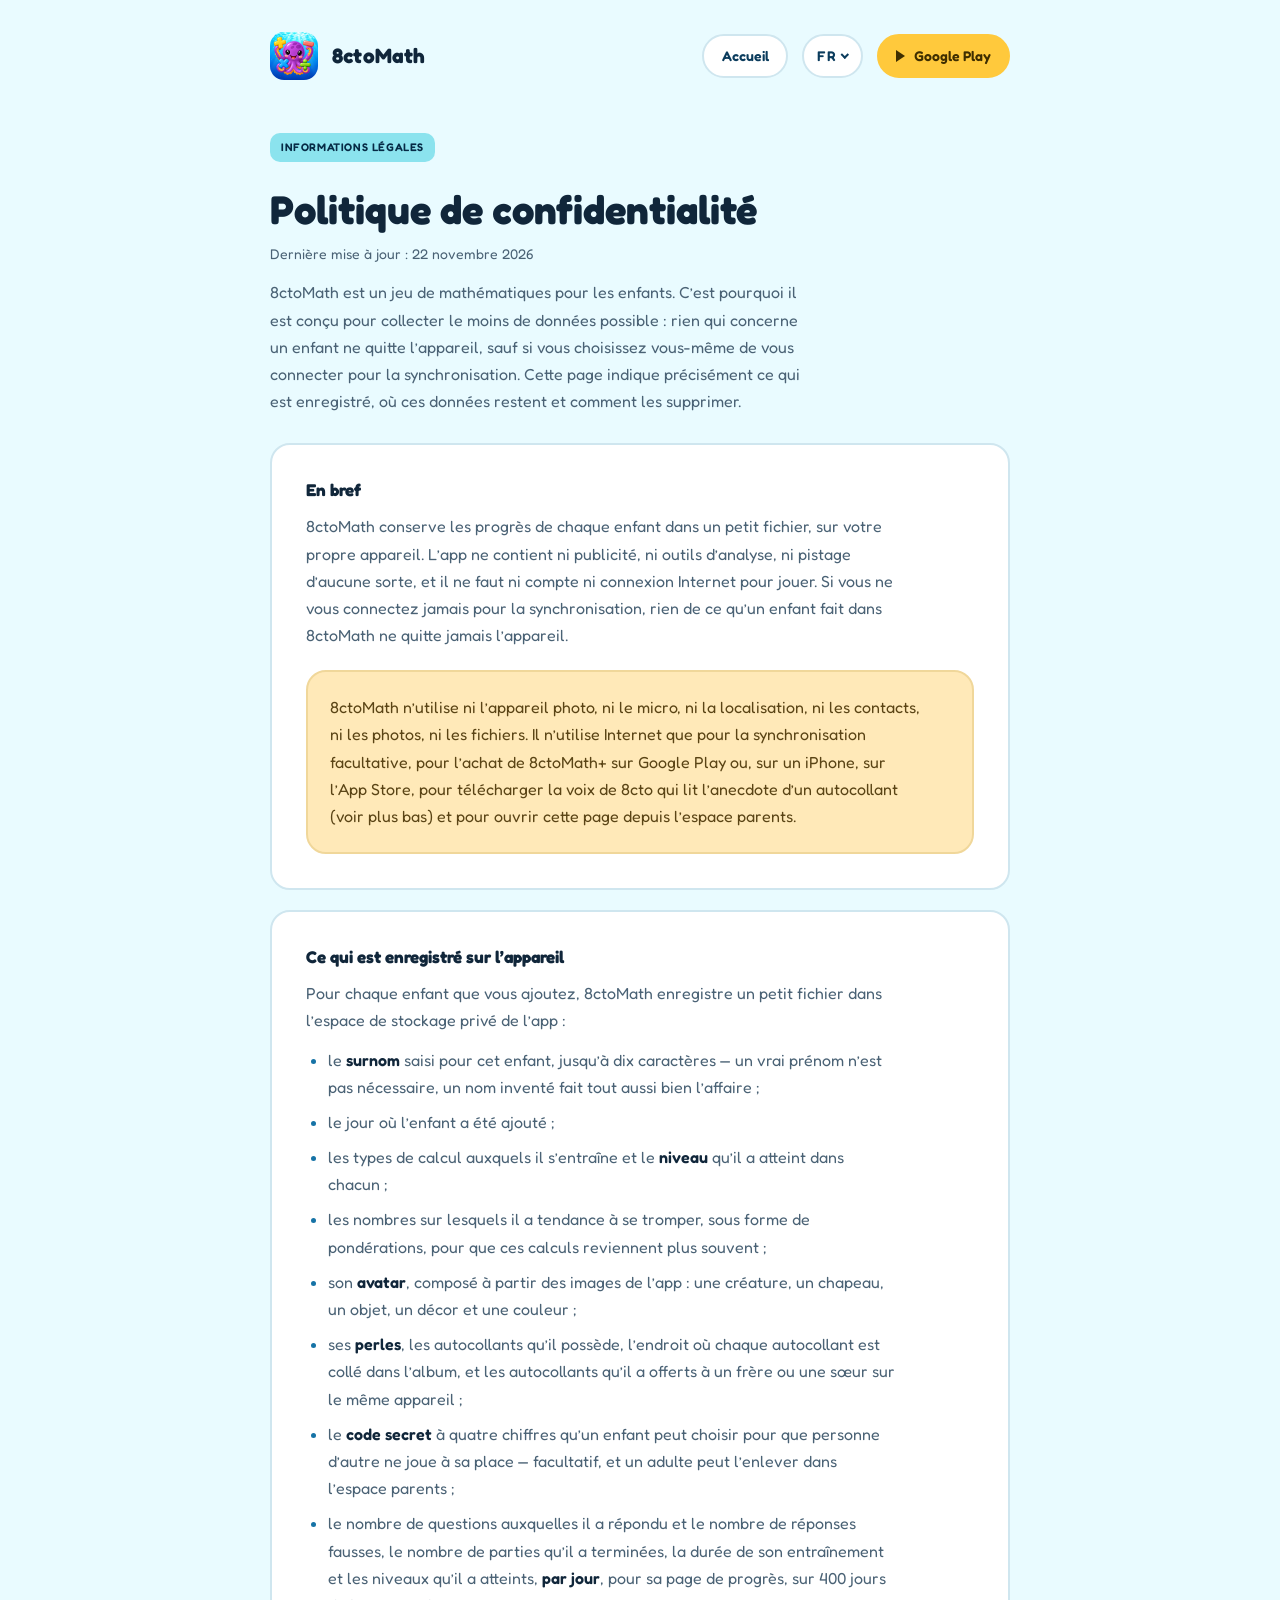
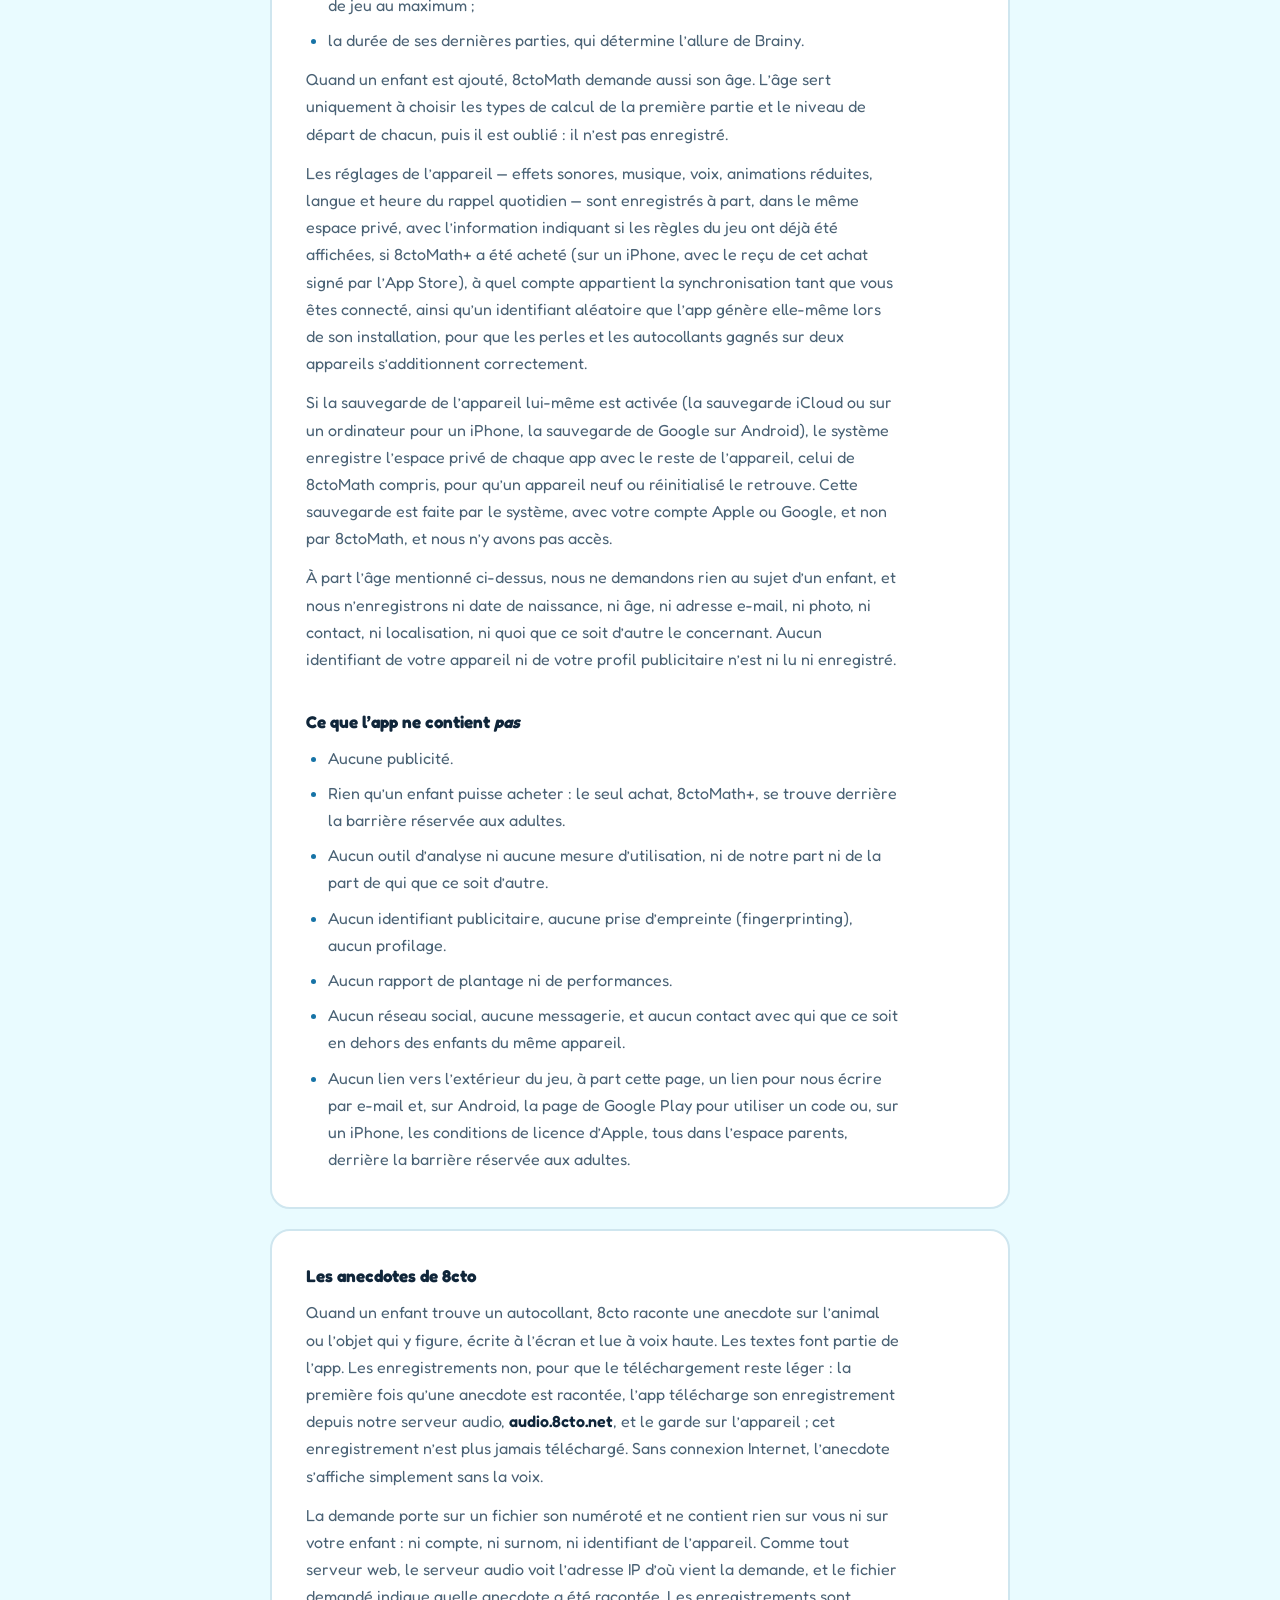
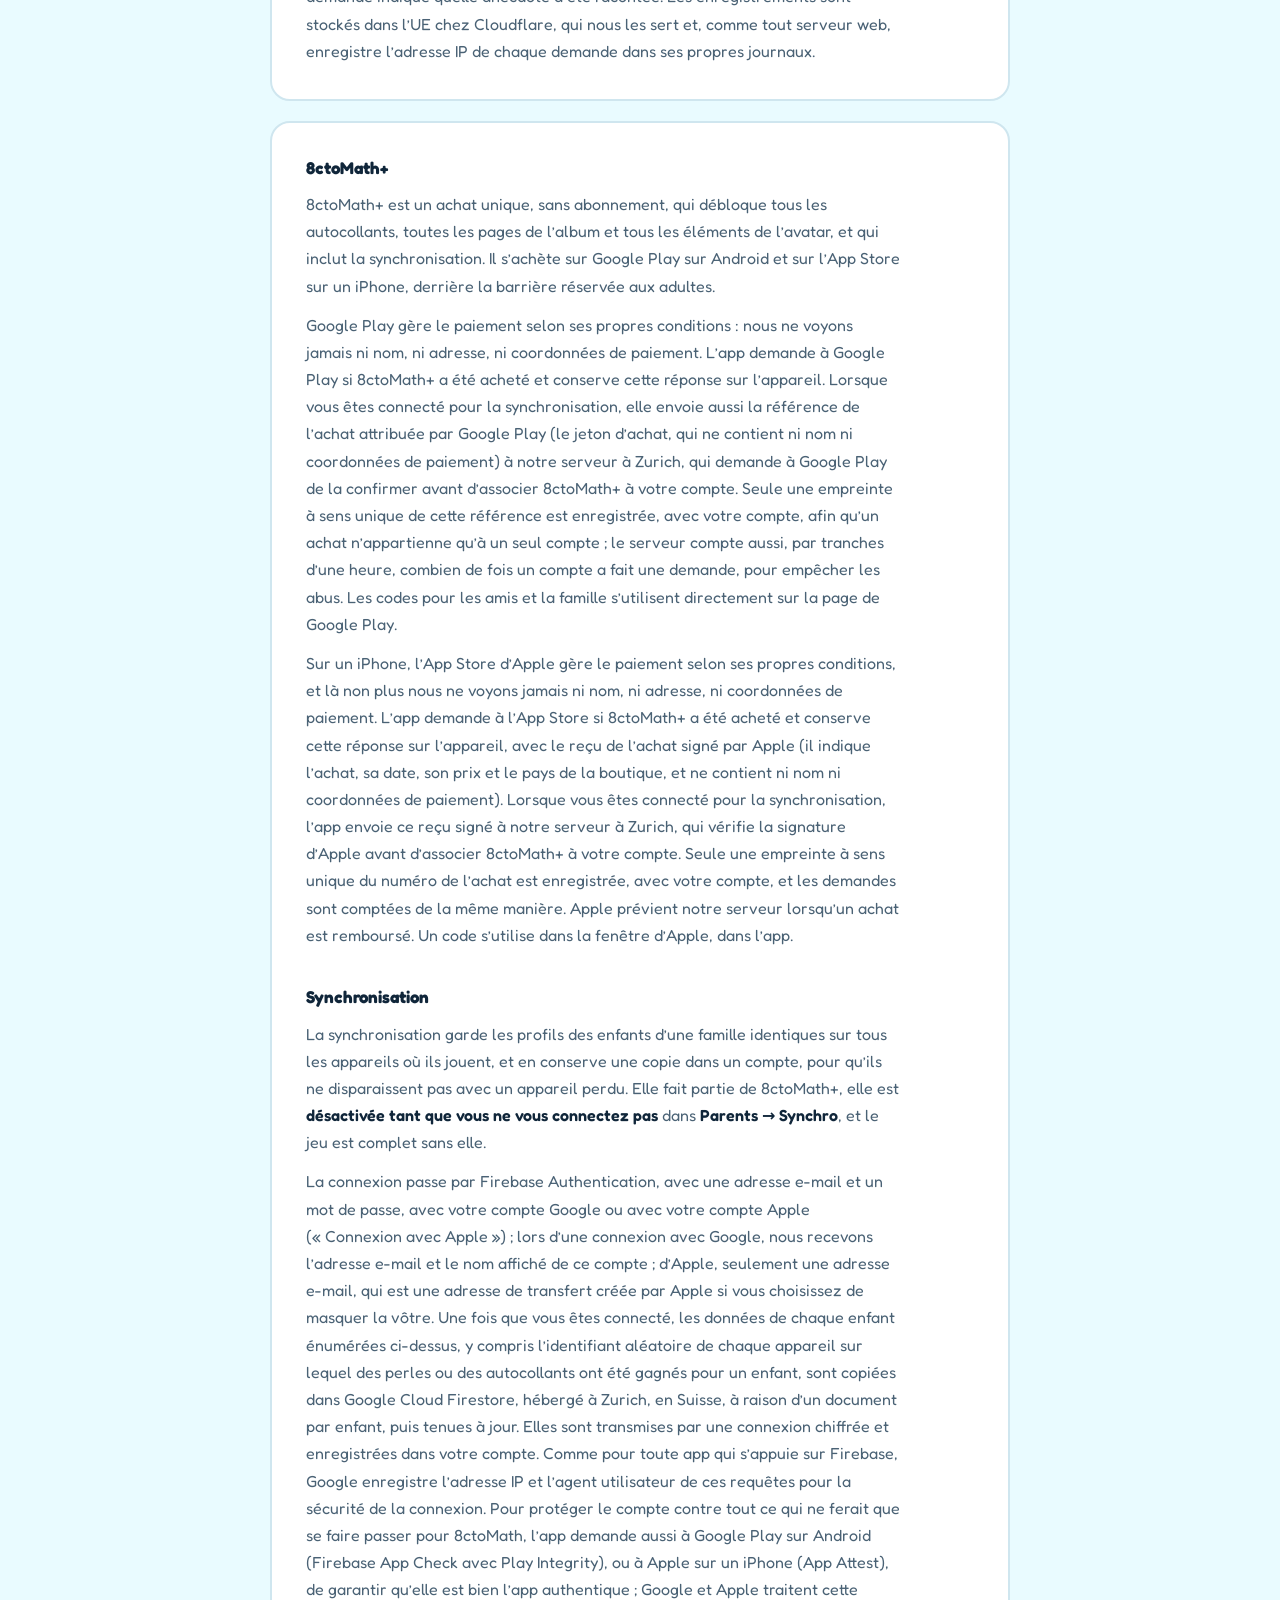
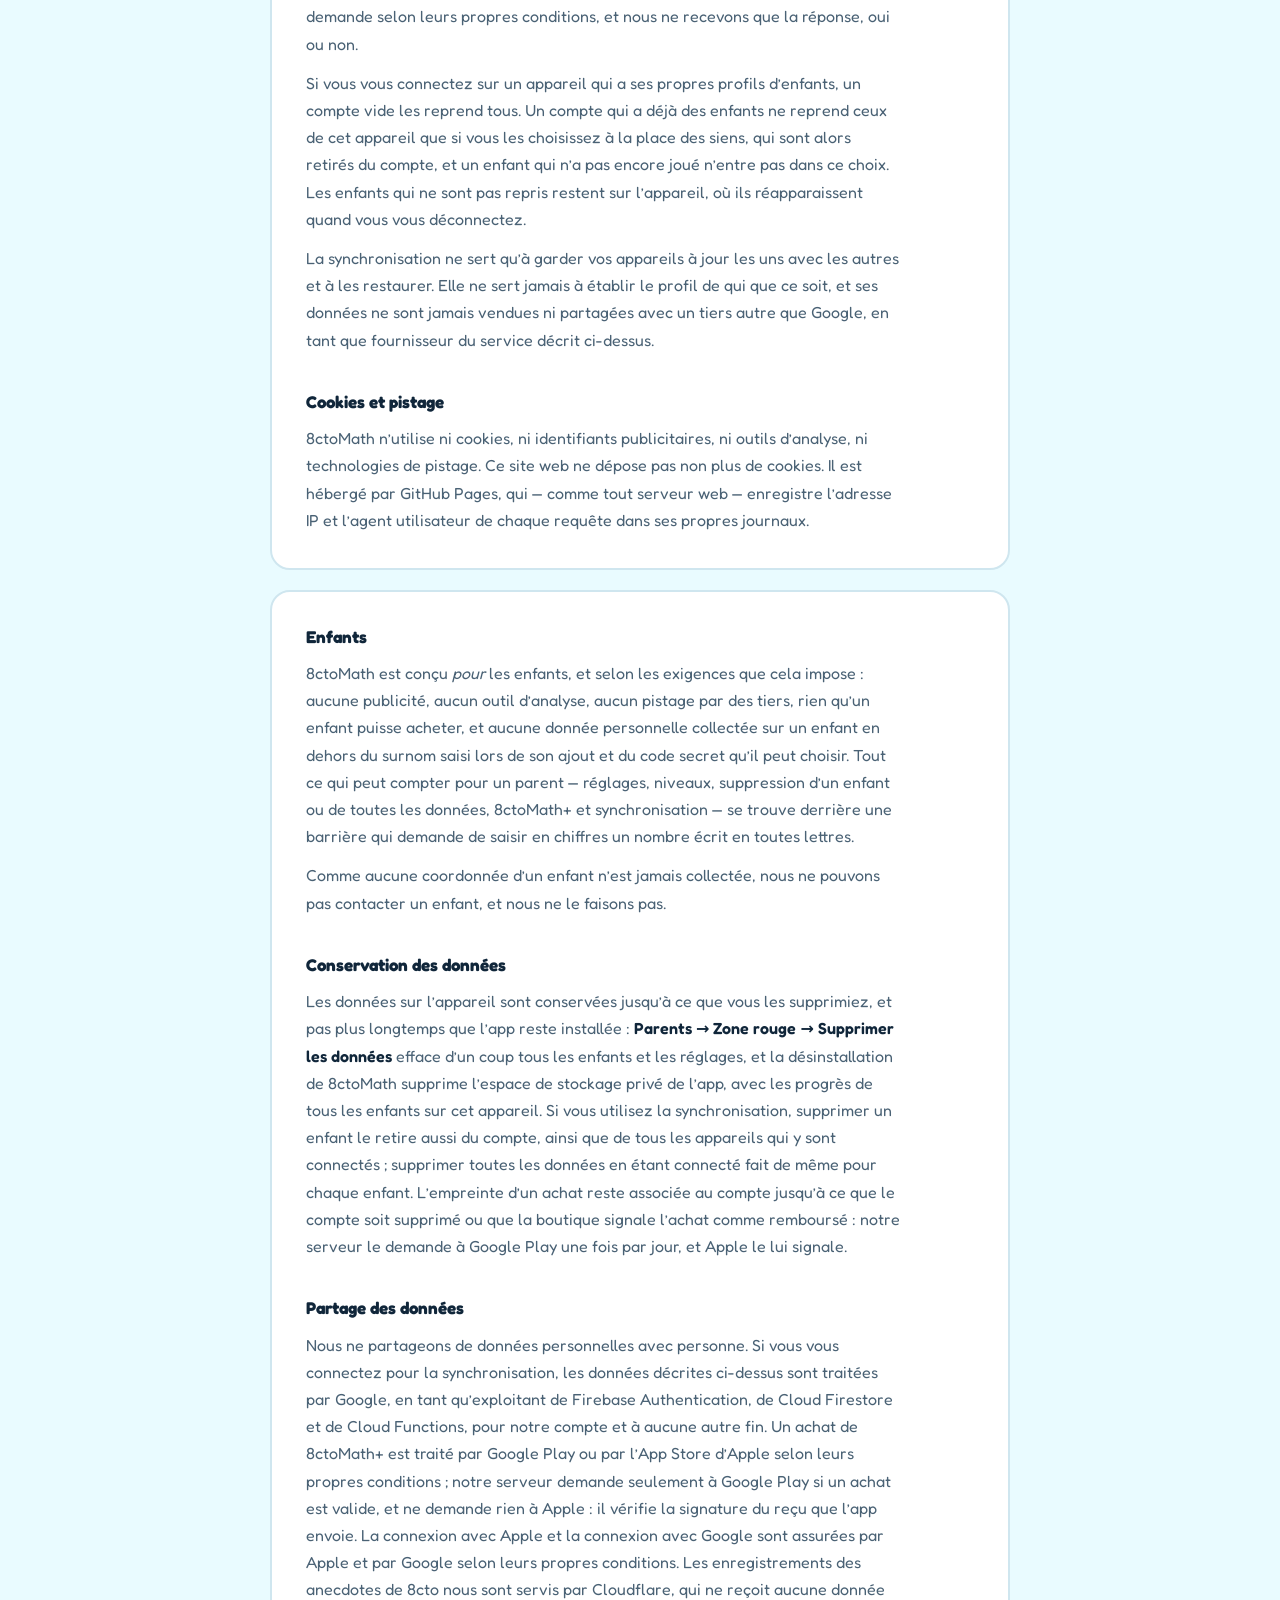
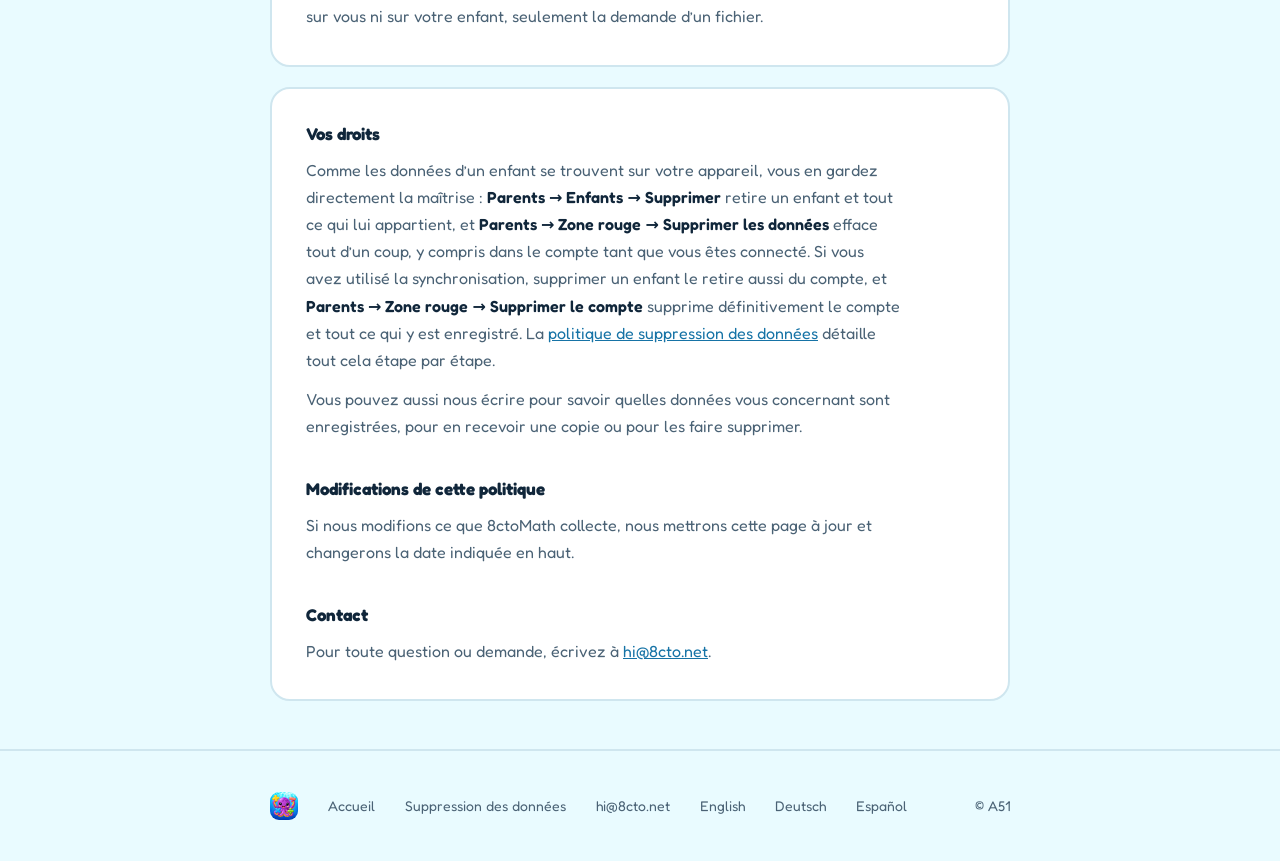
<file: fr/confidentialite.html>
<!DOCTYPE html>
<html lang="fr">
<head>
  <meta charset="UTF-8" />
  <meta name="viewport" content="width=device-width, initial-scale=1" />
  <title>Politique de confidentialité &middot; 8ctoMath</title>
  <meta name="description" content="Ce que 8ctoMath enregistre, où ces données restent et comment les supprimer. En bref&nbsp;: tout reste sur l’appareil, sauf si vous vous connectez pour la synchronisation." />
  <link rel="icon" href="../favicon.ico" sizes="any" />
  <link rel="apple-touch-icon" href="../apple-touch-icon.png" />
  <link rel="stylesheet" href="../legal.css" />
  <link rel="canonical" href="https://8cto.net/fr/confidentialite.html" />
  <link rel="alternate" hreflang="en" href="https://8cto.net/privacy.html" />
  <link rel="alternate" hreflang="de" href="https://8cto.net/de/datenschutz.html" />
  <link rel="alternate" hreflang="es" href="https://8cto.net/es/privacidad.html" />
  <link rel="alternate" hreflang="fr" href="https://8cto.net/fr/confidentialite.html" />
  <link rel="alternate" hreflang="x-default" href="https://8cto.net/privacy.html" />
</head>
<body>

<header class="wrap top">
  <a class="home" href="./">
    <img src="../img/mark.png" alt="" width="48" height="48" />
    <span class="name">8ctoMath</span>
  </a>
  <a class="toplink home-link" href="./">Accueil</a>
  <details class="toplink lang">
    <summary aria-label="Langue&nbsp;: français">FR<span class="chev" aria-hidden="true"></span></summary>
    <ul>
      <li><a href="../privacy.html" hreflang="en" lang="en">English</a></li>
      <li><a href="../de/datenschutz.html" hreflang="de" lang="de">Deutsch</a></li>
      <li><a href="../es/privacidad.html" hreflang="es" lang="es">Español</a></li>
      <li><span aria-current="page" lang="fr">Français</span></li>
    </ul>
  </details>
  <a class="toplink play" href="https://play.google.com/store/apps/details?id=io.a51.octomath"><span class="tri" aria-hidden="true"></span>Google&nbsp;Play</a>
</header>

<main class="wrap">

  <div class="pagehead">
    <p class="kicker">Informations légales</p>
    <h1>Politique de confidentialité</h1>
    <p class="updated">Dernière mise à jour&nbsp;: 22 novembre 2026</p>
    <p class="intro">8ctoMath est un jeu de mathématiques pour les enfants.
    C’est pourquoi il est conçu pour collecter le moins de données
    possible&nbsp;: rien qui concerne un enfant ne quitte l’appareil, sauf si
    vous choisissez vous-même de vous connecter pour la synchronisation. Cette page indique précisément ce qui est
    enregistré, où ces données restent et comment les supprimer.</p>
  </div>

  <section class="card">
    <h2>En bref</h2>
    <p>8ctoMath conserve les progrès de chaque enfant dans un petit fichier,
    sur votre propre appareil. L’app ne contient ni publicité, ni outils
    d’analyse, ni pistage d’aucune sorte, et il ne faut ni compte ni connexion
    Internet pour jouer. Si vous ne vous connectez jamais pour la
    synchronisation, rien de ce qu’un enfant fait dans 8ctoMath ne quitte
    jamais l’appareil.</p>
    <div class="note">
      <p>8ctoMath n’utilise ni l’appareil photo, ni le micro, ni la
      localisation, ni les contacts, ni les photos, ni les fichiers. Il
      n’utilise Internet que pour la synchronisation facultative, pour l’achat
      de 8ctoMath+ sur Google Play ou, sur un iPhone, sur l’App Store, pour
      télécharger la voix de 8cto qui lit l’anecdote d’un autocollant (voir
      plus bas) et pour ouvrir cette page depuis l’espace parents.</p>
    </div>
  </section>

  <section class="card">
    <h2>Ce qui est enregistré sur l’appareil</h2>
    <p>Pour chaque enfant que vous ajoutez, 8ctoMath enregistre un petit
    fichier dans l’espace de stockage privé de l’app&nbsp;:</p>
    <ul>
      <li>le <strong>surnom</strong> saisi pour cet enfant, jusqu’à dix
      caractères — un vrai prénom n’est pas nécessaire, un nom inventé fait
      tout aussi bien l’affaire&nbsp;;</li>
      <li>le jour où l’enfant a été ajouté&nbsp;;</li>
      <li>les types de calcul auxquels il s’entraîne et le
      <strong>niveau</strong> qu’il a atteint dans chacun&nbsp;;</li>
      <li>les nombres sur lesquels il a tendance à se tromper, sous forme de
      pondérations, pour que ces calculs reviennent plus souvent&nbsp;;</li>
      <li>son <strong>avatar</strong>, composé à partir des images de
      l’app&nbsp;: une créature, un chapeau, un objet, un décor et une
      couleur&nbsp;;</li>
      <li>ses <strong>perles</strong>, les autocollants qu’il possède,
      l’endroit où chaque autocollant est collé dans l’album, et les
      autocollants qu’il a offerts à un frère ou une sœur sur le même
      appareil&nbsp;;</li>
      <li>le <strong>code secret</strong> à quatre chiffres qu’un enfant peut
      choisir pour que personne d’autre ne joue à sa place — facultatif, et
      un adulte peut l’enlever dans l’espace parents&nbsp;;</li>
      <li>le nombre de questions auxquelles il a répondu et le nombre de
      réponses fausses, le nombre de parties qu’il a terminées, la durée de son
      entraînement et les niveaux qu’il a atteints, <strong>par jour</strong>,
      pour sa page de progrès, sur 400 jours de jeu au maximum&nbsp;;</li>
      <li>la durée de ses dernières parties, qui détermine l’allure de
      Brainy.</li>
    </ul>
    <p>Quand un enfant est ajouté, 8ctoMath demande aussi son âge. L’âge sert
    uniquement à choisir les types de calcul de la première partie et le
    niveau de départ de chacun, puis il est oublié&nbsp;: il n’est pas
    enregistré.</p>
    <p>Les réglages de l’appareil — effets sonores, musique, voix, animations
    réduites, langue et heure du rappel quotidien — sont enregistrés à part,
    dans le même espace privé, avec l’information indiquant si les règles du
    jeu ont déjà été affichées, si 8ctoMath+ a été acheté (sur un iPhone,
    avec le reçu de cet achat signé par l’App Store), à quel compte
    appartient la synchronisation tant que vous êtes connecté, ainsi
    qu’un identifiant aléatoire que l’app génère elle-même lors de son
    installation, pour que les perles et les autocollants gagnés sur deux
    appareils s’additionnent correctement.</p>
    <p>Si la sauvegarde de l’appareil lui-même est activée (la sauvegarde
    iCloud ou sur un ordinateur pour un iPhone, la sauvegarde de Google sur
    Android), le système enregistre l’espace privé de chaque app avec le reste
    de l’appareil, celui de 8ctoMath compris, pour qu’un appareil neuf ou
    réinitialisé le retrouve. Cette sauvegarde est faite par le système, avec
    votre compte Apple ou Google, et non par 8ctoMath, et nous n’y avons pas
    accès.</p>
    <p>À part l’âge mentionné ci-dessus, nous ne demandons rien au sujet
    d’un enfant, et nous n’enregistrons ni date de naissance, ni âge, ni adresse e-mail, ni
    photo, ni contact, ni localisation, ni quoi que ce soit d’autre le
    concernant. Aucun identifiant de votre appareil ni de votre profil
    publicitaire n’est ni lu ni enregistré.</p>

    <h2>Ce que l’app ne contient <em>pas</em></h2>
    <ul>
      <li>Aucune publicité.</li>
      <li>Rien qu’un enfant puisse acheter&nbsp;: le seul achat, 8ctoMath+,
      se trouve derrière la barrière réservée aux adultes.</li>
      <li>Aucun outil d’analyse ni aucune mesure d’utilisation, ni de notre
      part ni de la part de qui que ce soit d’autre.</li>
      <li>Aucun identifiant publicitaire, aucune prise d’empreinte
      (fingerprinting), aucun profilage.</li>
      <li>Aucun rapport de plantage ni de performances.</li>
      <li>Aucun réseau social, aucune messagerie, et aucun contact avec qui
      que ce soit en dehors des enfants du même appareil.</li>
      <li>Aucun lien vers l’extérieur du jeu, à part cette page, un lien pour
      nous écrire par e-mail et, sur Android, la page de Google Play pour
      utiliser un code ou, sur un iPhone, les conditions de licence d’Apple,
      tous dans l’espace parents, derrière la barrière réservée aux
      adultes.</li>
    </ul>
  </section>

  <section class="card">
    <h2>Les anecdotes de 8cto</h2>
    <p>Quand un enfant trouve un autocollant, 8cto raconte une anecdote sur
    l’animal ou l’objet qui y figure, écrite à l’écran et lue à voix haute.
    Les textes font partie de l’app. Les enregistrements non, pour que le
    téléchargement reste léger&nbsp;: la première fois qu’une anecdote est
    racontée, l’app télécharge son enregistrement depuis notre serveur audio,
    <strong>audio.8cto.net</strong>, et le garde sur l’appareil&nbsp;; cet
    enregistrement n’est plus jamais téléchargé. Sans connexion Internet,
    l’anecdote s’affiche simplement sans la voix.</p>
    <p>La demande porte sur un fichier son numéroté et ne contient rien sur
    vous ni sur votre enfant&nbsp;: ni compte, ni surnom, ni identifiant de
    l’appareil. Comme tout serveur web, le serveur audio voit l’adresse IP
    d’où vient la demande, et le fichier demandé indique quelle anecdote a été
    racontée. Les enregistrements sont stockés dans l’UE chez Cloudflare, qui
    nous les sert et, comme tout serveur web, enregistre l’adresse IP de
    chaque demande dans ses propres journaux.</p>
  </section>

  <section class="card">
    <h2>8ctoMath+</h2>
    <p>8ctoMath+ est un achat unique, sans abonnement, qui débloque tous les
    autocollants, toutes les pages de l’album et tous les éléments de
    l’avatar, et qui inclut la synchronisation. Il s’achète sur Google Play
    sur Android et sur l’App Store sur un iPhone, derrière la barrière
    réservée aux adultes.</p>
    <p>Google Play gère le paiement selon ses propres conditions&nbsp;: nous
    ne voyons jamais ni nom, ni adresse, ni coordonnées de paiement. L’app
    demande à Google Play si 8ctoMath+ a été acheté et conserve cette réponse
    sur l’appareil. Lorsque vous êtes connecté pour la synchronisation, elle
    envoie aussi la référence de l’achat attribuée par Google Play (le jeton
    d’achat, qui ne contient ni nom ni coordonnées de paiement) à notre
    serveur à Zurich, qui demande à Google Play de la confirmer avant
    d’associer 8ctoMath+ à votre compte. Seule une empreinte à sens unique de
    cette référence est enregistrée, avec votre compte, afin qu’un achat
    n’appartienne qu’à un seul compte&nbsp;; le serveur compte aussi, par
    tranches d’une heure, combien de fois un compte a fait une demande, pour
    empêcher les abus. Les codes pour les amis et la famille s’utilisent
    directement sur la page de Google Play.</p>
    <p>Sur un iPhone, l’App Store d’Apple gère le paiement selon ses propres
    conditions, et là non plus nous ne voyons jamais ni nom, ni adresse, ni
    coordonnées de paiement. L’app demande à l’App Store si 8ctoMath+ a été
    acheté et conserve cette réponse sur l’appareil, avec le reçu de l’achat
    signé par Apple (il indique l’achat, sa date, son prix et le pays de la
    boutique, et ne contient ni nom ni coordonnées de paiement). Lorsque vous
    êtes connecté pour la synchronisation, l’app envoie ce reçu signé à notre
    serveur à Zurich, qui vérifie la signature d’Apple avant d’associer
    8ctoMath+ à votre compte. Seule une empreinte à sens unique du numéro de
    l’achat est enregistrée, avec votre compte, et les demandes sont comptées
    de la même manière. Apple prévient notre serveur lorsqu’un achat est
    remboursé. Un code s’utilise dans la fenêtre d’Apple, dans l’app.</p>

    <h2>Synchronisation</h2>
    <p>La synchronisation garde les profils des enfants d’une famille
    identiques sur tous les appareils où ils jouent, et en conserve une copie
    dans un compte, pour qu’ils ne disparaissent pas avec un appareil perdu.
    Elle fait partie de 8ctoMath+, elle est <strong>désactivée tant que vous
    ne vous connectez pas</strong> dans <strong>Parents &rarr;
    Synchro</strong>, et le jeu est complet sans elle.</p>
    <p>La connexion passe par Firebase Authentication, avec une adresse e-mail
    et un mot de passe, avec votre compte Google ou avec votre compte Apple
    («&nbsp;Connexion avec Apple&nbsp;»)&nbsp;; lors d’une connexion avec
    Google, nous recevons l’adresse e-mail et le nom affiché de ce
    compte&nbsp;; d’Apple, seulement une adresse e-mail, qui est une adresse
    de transfert créée par Apple si vous choisissez de masquer la vôtre. Une
    fois que vous êtes connecté, les données de chaque enfant
    énumérées ci-dessus, y compris l’identifiant aléatoire de chaque appareil
    sur lequel des perles ou des autocollants ont été gagnés pour un enfant,
    sont copiées dans Google Cloud Firestore, hébergé à Zurich, en Suisse, à
    raison d’un document par enfant, puis tenues à jour. Elles sont transmises
    par une connexion chiffrée et enregistrées dans votre compte. Comme pour
    toute app qui s’appuie sur Firebase, Google enregistre l’adresse IP et
    l’agent utilisateur de ces requêtes pour la sécurité de la connexion.
    Pour protéger le compte contre tout ce qui ne ferait que se faire passer
    pour 8ctoMath, l’app demande aussi à Google Play sur Android (Firebase
    App Check avec Play Integrity), ou à Apple sur un iPhone (App Attest), de
    garantir qu’elle est bien l’app authentique&nbsp;; Google et Apple
    traitent cette demande selon leurs propres conditions, et nous ne recevons
    que la réponse, oui ou non.</p>
    <p>Si vous vous connectez sur un appareil qui a ses propres profils
    d’enfants, un compte vide les reprend tous. Un compte qui a déjà des
    enfants ne reprend ceux de cet appareil que si vous les choisissez à la
    place des siens, qui sont alors retirés du compte, et un enfant qui n’a
    pas encore joué n’entre pas dans ce choix. Les enfants qui ne sont pas
    repris restent sur l’appareil, où ils réapparaissent quand vous vous
    déconnectez.</p>
    <p>La synchronisation ne sert qu’à garder vos appareils à jour les uns
    avec les autres et à les restaurer. Elle ne sert jamais à établir le
    profil de qui que ce soit, et ses données ne sont jamais vendues ni
    partagées avec un tiers autre que Google, en tant que fournisseur du
    service décrit ci-dessus.</p>

    <h2>Cookies et pistage</h2>
    <p>8ctoMath n’utilise ni cookies, ni identifiants publicitaires, ni outils
    d’analyse, ni technologies de pistage. Ce site web ne dépose pas non
    plus de cookies. Il est hébergé par GitHub Pages, qui — comme tout
    serveur web — enregistre l’adresse IP et l’agent utilisateur de chaque
    requête dans ses propres journaux.</p>
  </section>

  <section class="card">
    <h2>Enfants</h2>
    <p>8ctoMath est conçu <em>pour</em> les enfants, et selon les exigences
    que cela impose&nbsp;: aucune publicité, aucun outil d’analyse, aucun
    pistage par des tiers, rien qu’un enfant puisse acheter, et aucune donnée
    personnelle collectée sur un enfant en dehors du surnom saisi lors de son
    ajout et du code secret qu’il peut choisir. Tout ce qui peut compter pour
    un parent — réglages, niveaux, suppression d’un enfant ou de toutes les
    données, 8ctoMath+ et synchronisation — se trouve derrière une barrière
    qui demande de saisir en chiffres un nombre écrit en toutes lettres.</p>
    <p>Comme aucune coordonnée d’un enfant n’est jamais collectée, nous ne
    pouvons pas contacter un enfant, et nous ne le faisons pas.</p>

    <h2>Conservation des données</h2>
    <p>Les données sur l’appareil sont conservées jusqu’à ce que vous les
    supprimiez, et pas plus longtemps que l’app reste installée&nbsp;:
    <strong>Parents &rarr; Zone rouge &rarr; Supprimer les données</strong>
    efface d’un coup tous les enfants et les réglages, et la désinstallation
    de 8ctoMath supprime l’espace de stockage privé de l’app, avec les progrès
    de tous les enfants sur cet appareil. Si vous utilisez la
    synchronisation, supprimer un enfant le retire aussi du compte, ainsi que
    de tous les appareils qui y sont connectés&nbsp;; supprimer toutes les
    données en étant connecté fait de même pour chaque enfant. L’empreinte
    d’un achat reste associée au compte jusqu’à ce que le compte soit
    supprimé ou que la boutique signale l’achat comme remboursé&nbsp;: notre
    serveur le demande à Google Play une fois par jour, et Apple le lui
    signale.</p>

    <h2>Partage des données</h2>
    <p>Nous ne partageons de données personnelles avec personne. Si vous vous
    connectez pour la synchronisation, les données décrites ci-dessus sont
    traitées par Google, en tant qu’exploitant de Firebase Authentication, de
    Cloud Firestore et de Cloud Functions, pour notre compte et à aucune autre
    fin. Un achat de 8ctoMath+ est traité par Google Play ou par l’App Store
    d’Apple selon leurs propres conditions&nbsp;; notre serveur demande
    seulement à Google Play si un achat est valide, et ne demande rien à
    Apple&nbsp;: il vérifie la signature du reçu que l’app envoie. La
    connexion avec Apple et la connexion avec Google sont assurées par Apple
    et par Google selon leurs propres conditions. Les enregistrements des
    anecdotes de 8cto nous sont servis par Cloudflare, qui ne reçoit aucune
    donnée sur vous ni sur votre enfant, seulement la demande d’un
    fichier.</p>
  </section>

  <section class="card">
    <h2>Vos droits</h2>
    <p>Comme les données d’un enfant se trouvent sur votre appareil, vous en
    gardez directement la maîtrise&nbsp;: <strong>Parents &rarr; Enfants
    &rarr; Supprimer</strong> retire un enfant et tout ce qui lui appartient,
    et <strong>Parents &rarr; Zone rouge &rarr; Supprimer les
    données</strong> efface tout d’un coup, y compris dans le compte tant que
    vous êtes connecté. Si vous avez utilisé la synchronisation, supprimer un
    enfant le retire aussi du compte, et <strong>Parents &rarr; Zone rouge
    &rarr; Supprimer le compte</strong> supprime définitivement le compte et
    tout ce qui y est enregistré. La
    <a href="suppression-des-donnees.html">politique de suppression des
    données</a> détaille tout cela étape par étape.</p>
    <p>Vous pouvez aussi nous écrire pour savoir quelles données vous
    concernant sont enregistrées, pour en recevoir une copie ou pour les
    faire supprimer.</p>

    <h2>Modifications de cette politique</h2>
    <p>Si nous modifions ce que 8ctoMath collecte, nous mettrons cette page à
    jour et changerons la date indiquée en haut.</p>

    <h2>Contact</h2>
    <p>Pour toute question ou demande, écrivez à
    <a href="mailto:hi@8cto.net">hi@8cto.net</a>.</p>
  </section>

</main>

<footer>
  <div class="wrap frow">
    <img src="../img/mark.png" alt="Logo 8ctoMath" width="28" height="28" />
    <a href="./">Accueil</a>
    <a href="suppression-des-donnees.html">Suppression des données</a>
    <a href="mailto:hi@8cto.net">hi@8cto.net</a>
    <a href="../privacy.html" hreflang="en" lang="en">English</a>
    <a href="../de/datenschutz.html" hreflang="de" lang="de">Deutsch</a>
    <a href="../es/privacidad.html" hreflang="es" lang="es">Español</a>
    <span class="copy">&copy; <a href="https://a51.io">A51</a></span>
  </div>
</footer>

<script>
/* The language menu is a <details>: it opens, and its links work, with no
   script. This only closes it on a click elsewhere, on Escape, once a
   language is picked, and when the page comes back with the back button. */
(function () {
  var menu = document.querySelector('details.lang');
  if (!menu) return;
  function close() { menu.open = false; }
  document.addEventListener('click', function (e) {
    if (menu.open && !menu.contains(e.target)) close();
  });
  document.addEventListener('keydown', function (e) {
    if (e.key !== 'Escape' || !menu.open) return;
    var inside = menu.contains(document.activeElement);
    close();
    if (inside) menu.querySelector('summary').focus();
  });
  menu.addEventListener('click', function (e) {
    if (e.target.closest('a')) close();
  });
  window.addEventListener('pageshow', close);
})();
</script>

</body>
</html>
</file>
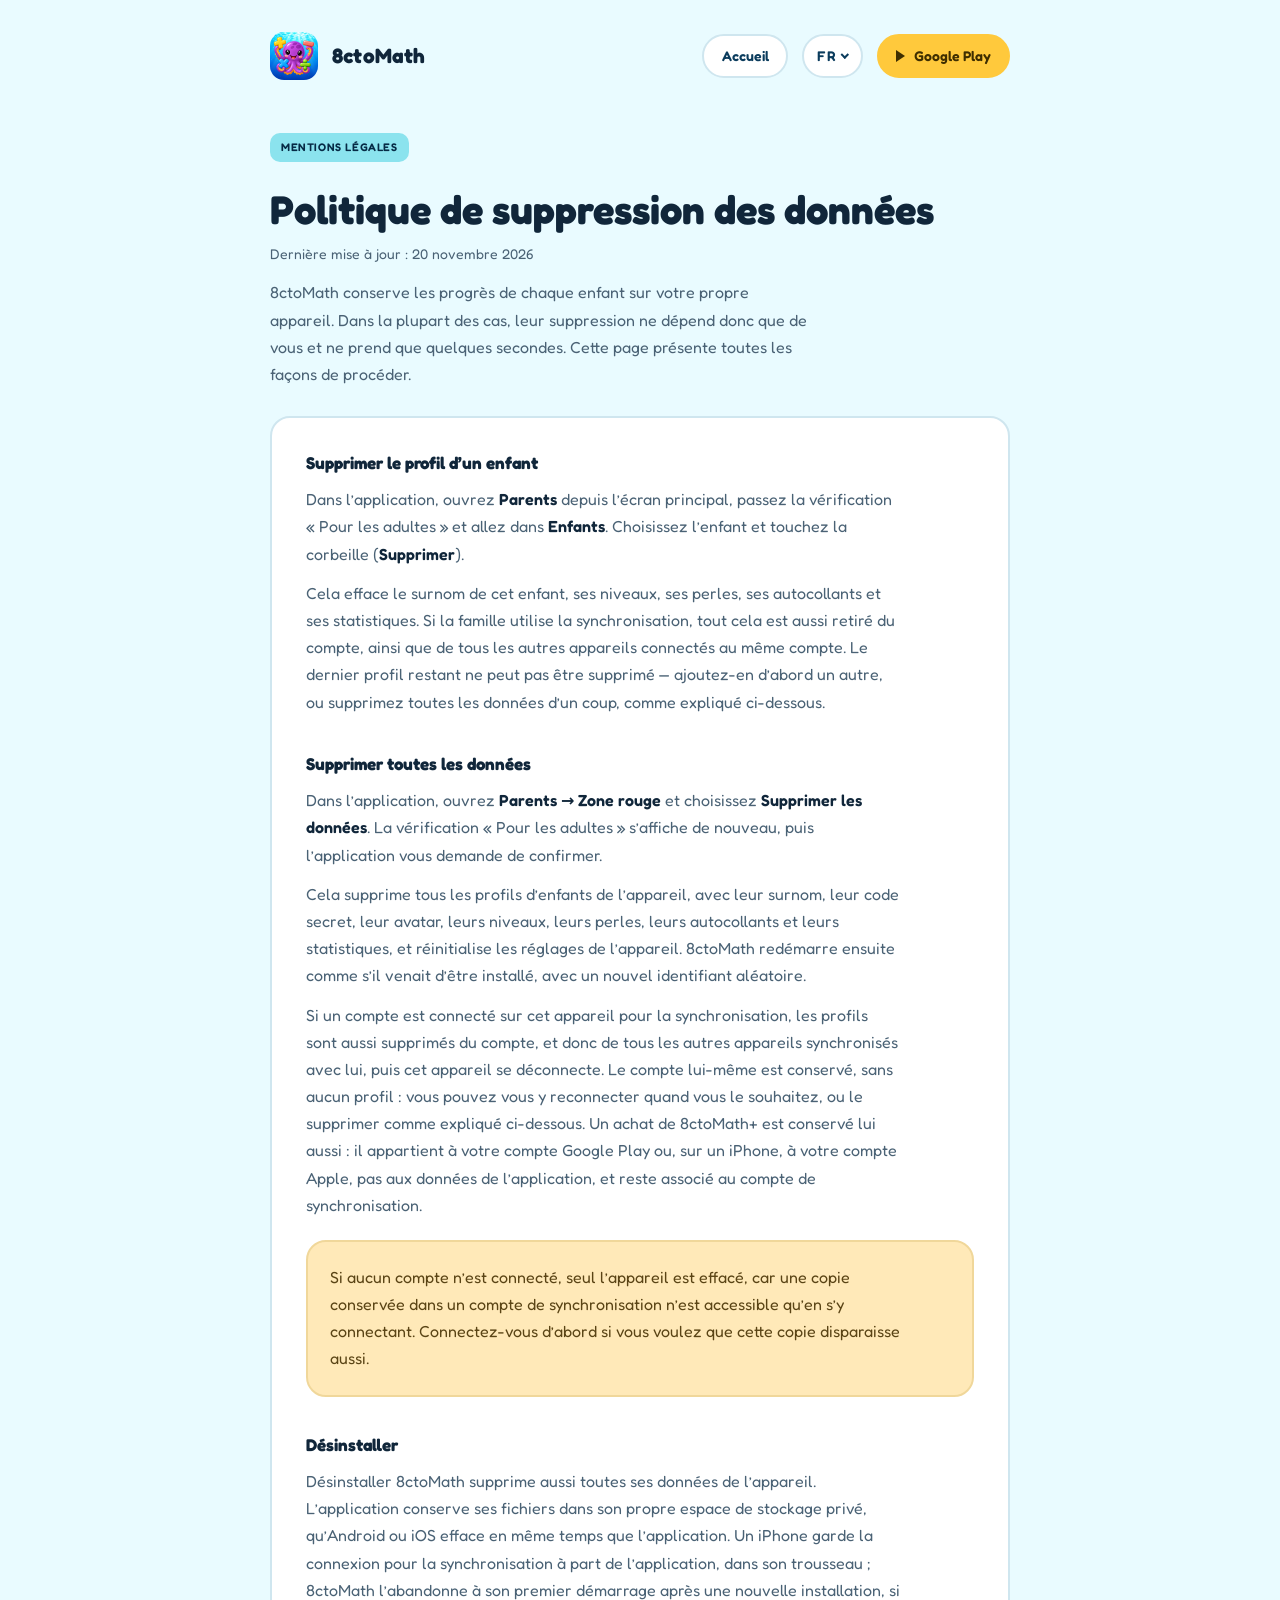
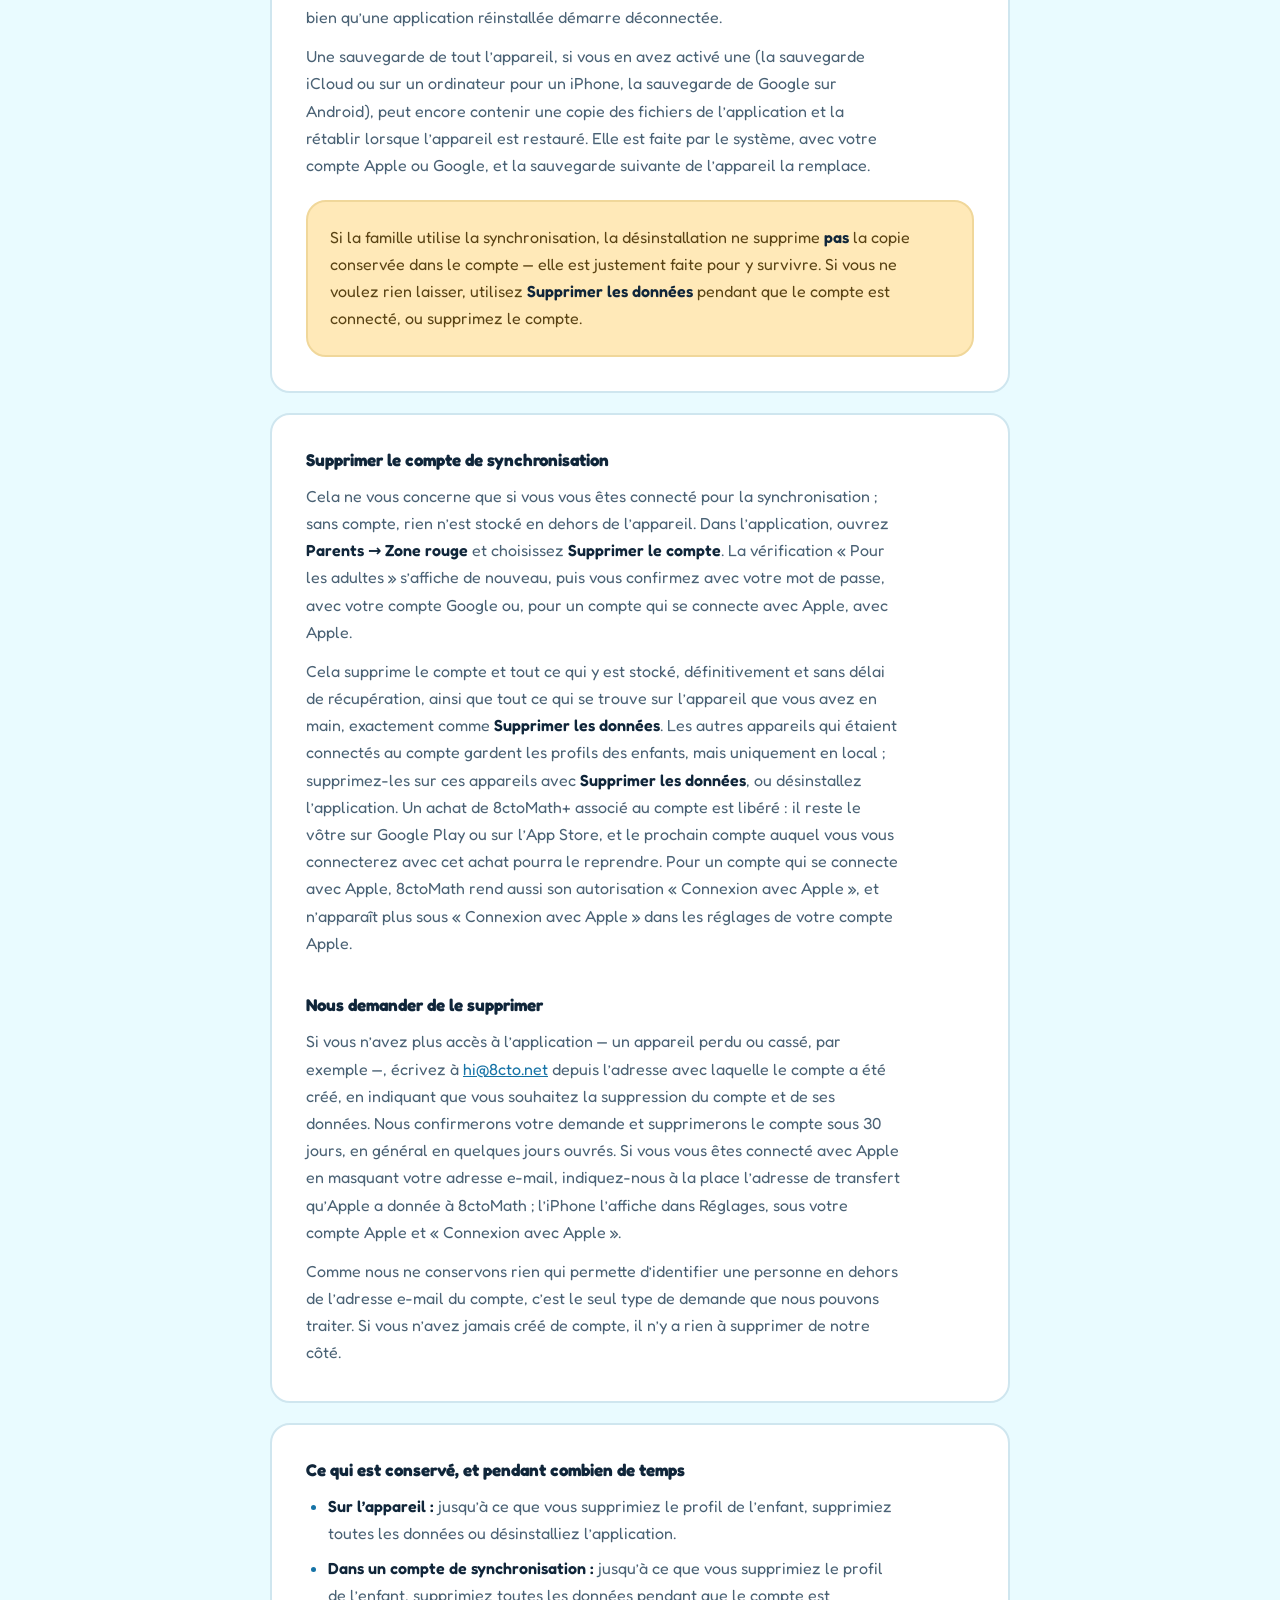
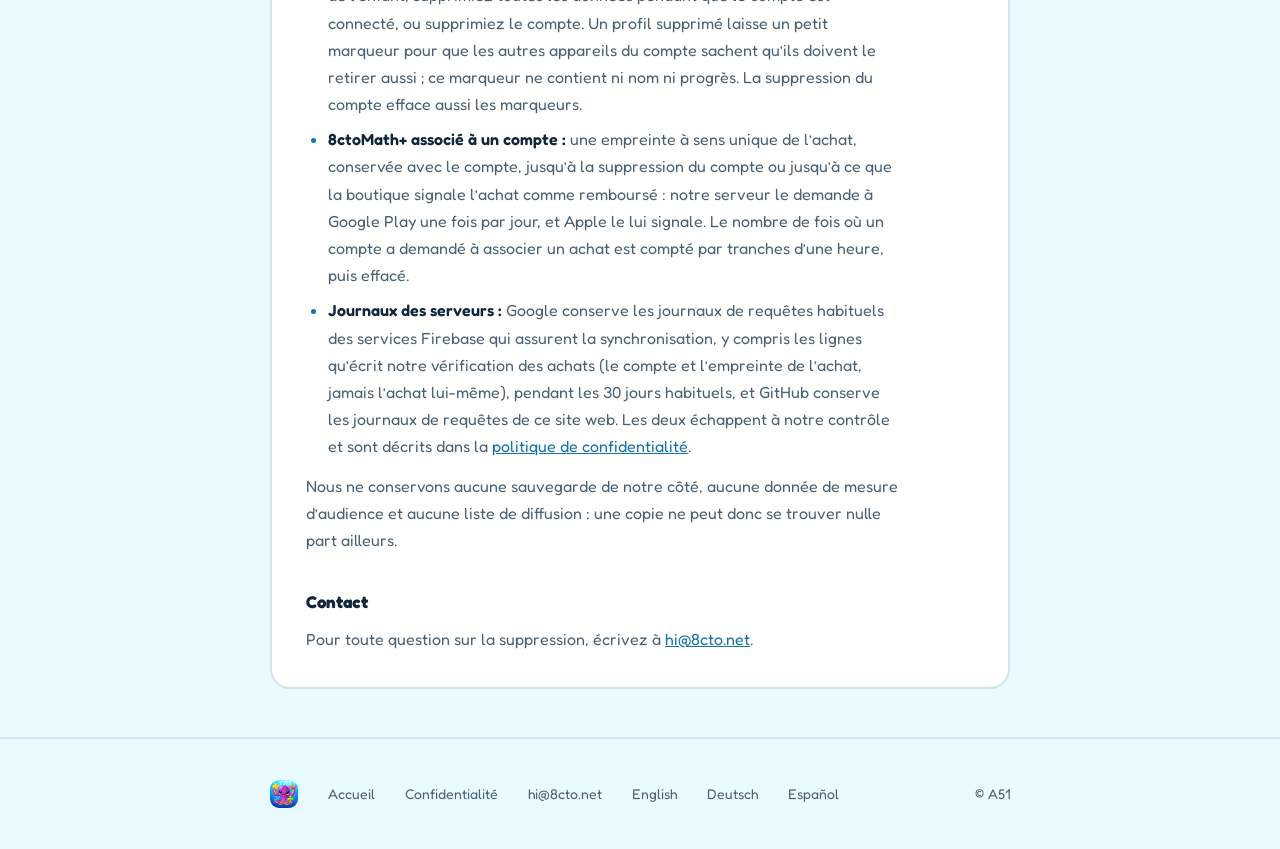
<file: fr/suppression-des-donnees.html>
<!DOCTYPE html>
<html lang="fr">
<head>
  <meta charset="UTF-8" />
  <meta name="viewport" content="width=device-width, initial-scale=1" />
  <title>Suppression des données &middot; 8ctoMath</title>
  <meta name="description" content="Comment supprimer le profil d’un enfant, toutes les données, un compte ou tout ce que 8ctoMath conserve — dans l’application, ou en nous le demandant." />
  <link rel="icon" href="../favicon.ico" sizes="any" />
  <link rel="apple-touch-icon" href="../apple-touch-icon.png" />
  <link rel="stylesheet" href="../legal.css" />
  <link rel="canonical" href="https://8cto.net/fr/suppression-des-donnees.html" />
  <link rel="alternate" hreflang="en" href="https://8cto.net/data_deletion.html" />
  <link rel="alternate" hreflang="de" href="https://8cto.net/de/datenloeschung.html" />
  <link rel="alternate" hreflang="es" href="https://8cto.net/es/eliminacion-de-datos.html" />
  <link rel="alternate" hreflang="fr" href="https://8cto.net/fr/suppression-des-donnees.html" />
  <link rel="alternate" hreflang="x-default" href="https://8cto.net/data_deletion.html" />
</head>
<body>

<header class="wrap top">
  <a class="home" href="./">
    <img src="../img/mark.png" alt="" width="48" height="48" />
    <span class="name">8ctoMath</span>
  </a>
  <a class="toplink home-link" href="./">Accueil</a>
  <details class="toplink lang">
    <summary aria-label="Langue&nbsp;: français">FR<span class="chev" aria-hidden="true"></span></summary>
    <ul>
      <li><a href="../data_deletion.html" hreflang="en" lang="en">English</a></li>
      <li><a href="../de/datenloeschung.html" hreflang="de" lang="de">Deutsch</a></li>
      <li><a href="../es/eliminacion-de-datos.html" hreflang="es" lang="es">Español</a></li>
      <li><span aria-current="page" lang="fr">Français</span></li>
    </ul>
  </details>
  <a class="toplink play" href="https://play.google.com/store/apps/details?id=io.a51.octomath"><span class="tri" aria-hidden="true"></span>Google&nbsp;Play</a>
</header>

<main class="wrap">

  <div class="pagehead">
    <p class="kicker">Mentions légales</p>
    <h1>Politique de suppression des données</h1>
    <p class="updated">Dernière mise à jour&nbsp;: 20 novembre 2026</p>
    <p class="intro">8ctoMath conserve les progrès de chaque enfant sur votre
    propre appareil. Dans la plupart des cas, leur suppression ne dépend donc
    que de vous et ne prend que quelques secondes. Cette page présente toutes
    les façons de procéder.</p>
  </div>

  <section class="card">
    <h2>Supprimer le profil d’un enfant</h2>
    <p>Dans l’application, ouvrez <strong>Parents</strong> depuis l’écran
    principal, passez la vérification «&nbsp;Pour les adultes&nbsp;» et allez
    dans <strong>Enfants</strong>. Choisissez l’enfant et touchez la corbeille
    (<strong>Supprimer</strong>).</p>
    <p>Cela efface le surnom de cet enfant, ses niveaux, ses perles, ses
    autocollants et ses statistiques. Si la famille utilise la synchronisation,
    tout cela est aussi retiré du compte, ainsi que de tous les autres appareils
    connectés au même compte. Le dernier profil restant ne peut pas être
    supprimé — ajoutez-en d’abord un autre, ou supprimez toutes les données
    d’un coup, comme expliqué ci-dessous.</p>

    <h2>Supprimer toutes les données</h2>
    <p>Dans l’application, ouvrez <strong>Parents &rarr; Zone rouge</strong> et
    choisissez <strong>Supprimer les données</strong>. La vérification
    «&nbsp;Pour les adultes&nbsp;» s’affiche de nouveau, puis l’application
    vous demande de confirmer.</p>
    <p>Cela supprime tous les profils d’enfants de l’appareil, avec leur
    surnom, leur code secret, leur avatar, leurs niveaux, leurs perles, leurs autocollants
    et leurs statistiques, et réinitialise les réglages de l’appareil.
    8ctoMath redémarre ensuite comme s’il venait d’être installé, avec un
    nouvel identifiant aléatoire.</p>
    <p>Si un compte est connecté sur cet appareil pour la synchronisation, les
    profils sont aussi supprimés du compte, et donc de tous les autres
    appareils synchronisés avec lui, puis cet appareil se déconnecte. Le compte
    lui-même est conservé, sans aucun profil&nbsp;: vous pouvez vous y
    reconnecter quand vous le souhaitez, ou le supprimer comme expliqué
    ci-dessous. Un achat de 8ctoMath+ est conservé lui aussi&nbsp;: il
    appartient à votre compte Google Play ou, sur un iPhone, à votre compte
    Apple, pas aux données de l’application, et reste associé au compte de
    synchronisation.</p>
    <div class="note">
      <p>Si aucun compte n’est connecté, seul l’appareil est effacé, car une copie conservée
      dans un compte de synchronisation n’est accessible qu’en s’y connectant.
      Connectez-vous d’abord si vous voulez que cette copie disparaisse
      aussi.</p>
    </div>

    <h2>Désinstaller</h2>
    <p>Désinstaller 8ctoMath supprime aussi toutes ses données de
    l’appareil. L’application conserve ses fichiers dans son propre espace de
    stockage privé, qu’Android ou iOS efface en même temps que l’application.
    Un iPhone garde la connexion pour la synchronisation à part de
    l’application, dans son trousseau&nbsp;; 8ctoMath l’abandonne à son
    premier démarrage après une nouvelle installation, si bien qu’une
    application réinstallée démarre déconnectée.</p>
    <p>Une sauvegarde de tout l’appareil, si vous en avez activé une (la
    sauvegarde iCloud ou sur un ordinateur pour un iPhone, la sauvegarde de
    Google sur Android), peut encore contenir une copie des fichiers de
    l’application et la rétablir lorsque l’appareil est restauré. Elle est
    faite par le système, avec votre compte Apple ou Google, et la sauvegarde
    suivante de l’appareil la remplace.</p>
    <div class="note">
      <p>Si la famille utilise la synchronisation, la désinstallation ne
      supprime <strong>pas</strong> la copie conservée dans le compte — elle
      est justement faite pour y survivre. Si vous ne voulez rien laisser,
      utilisez <strong>Supprimer les données</strong> pendant que le compte
      est connecté, ou supprimez le compte.</p>
    </div>
  </section>

  <section class="card">
    <h2>Supprimer le compte de synchronisation</h2>
    <p>Cela ne vous concerne que si vous vous êtes connecté pour la
    synchronisation&nbsp;; sans compte, rien n’est stocké en dehors de
    l’appareil. Dans l’application, ouvrez
    <strong>Parents &rarr; Zone rouge</strong> et choisissez
    <strong>Supprimer le compte</strong>. La vérification «&nbsp;Pour les
    adultes&nbsp;» s’affiche de nouveau, puis vous confirmez avec votre mot
    de passe, avec votre compte Google ou, pour un compte qui se connecte avec
    Apple, avec Apple.</p>
    <p>Cela supprime le compte et tout ce qui y est stocké, définitivement et
    sans délai de récupération, ainsi que tout ce qui se trouve sur l’appareil
    que vous avez en main, exactement comme <strong>Supprimer les
    données</strong>. Les autres appareils qui étaient connectés au compte
    gardent les profils des enfants, mais uniquement en local&nbsp;;
    supprimez-les sur ces appareils avec <strong>Supprimer les données</strong>, ou
    désinstallez l’application. Un achat de 8ctoMath+ associé au compte est
    libéré&nbsp;: il reste le vôtre sur Google Play ou sur l’App Store, et le
    prochain compte auquel vous vous connecterez avec cet achat pourra le
    reprendre. Pour un compte qui se connecte avec Apple, 8ctoMath rend aussi
    son autorisation «&nbsp;Connexion avec Apple&nbsp;», et n’apparaît plus
    sous «&nbsp;Connexion avec Apple&nbsp;» dans les réglages de votre compte
    Apple.</p>

    <h2>Nous demander de le supprimer</h2>
    <p>Si vous n’avez plus accès à l’application — un appareil perdu ou cassé,
    par exemple —, écrivez à <a href="mailto:hi@8cto.net">hi@8cto.net</a>
    depuis l’adresse avec laquelle le compte a été créé, en indiquant que vous
    souhaitez la suppression du compte et de ses données. Nous confirmerons votre
    demande et supprimerons le compte sous 30 jours, en général en quelques
    jours ouvrés. Si vous vous êtes connecté avec Apple en masquant votre
    adresse e-mail, indiquez-nous à la place l’adresse de transfert qu’Apple a
    donnée à 8ctoMath&nbsp;; l’iPhone l’affiche dans Réglages, sous votre
    compte Apple et «&nbsp;Connexion avec Apple&nbsp;».</p>
    <p>Comme nous ne conservons rien qui permette d’identifier une personne en
    dehors de l’adresse e-mail du compte, c’est le seul type de demande
    que nous pouvons traiter. Si vous n’avez jamais créé de compte, il n’y a
    rien à supprimer de notre côté.</p>
  </section>

  <section class="card">
    <h2>Ce qui est conservé, et pendant combien de temps</h2>
    <ul>
      <li><strong>Sur l’appareil&nbsp;:</strong> jusqu’à ce que vous supprimiez
      le profil de l’enfant, supprimiez toutes les données ou désinstalliez
      l’application.</li>
      <li><strong>Dans un compte de synchronisation&nbsp;:</strong> jusqu’à ce
      que vous supprimiez le profil de l’enfant, supprimiez toutes les
      données pendant que le compte est connecté, ou supprimiez le compte. Un
      profil supprimé
      laisse un petit marqueur pour que les autres appareils du compte sachent
      qu’ils doivent le retirer aussi&nbsp;; ce marqueur ne contient ni nom ni
      progrès. La suppression du compte efface aussi les marqueurs.</li>
      <li><strong>8ctoMath+ associé à un compte&nbsp;:</strong> une empreinte
      à sens unique de l’achat, conservée avec le compte, jusqu’à la suppression du
      compte ou jusqu’à ce que la boutique signale l’achat comme
      remboursé&nbsp;: notre serveur le demande à Google Play une fois par
      jour, et Apple le lui signale. Le nombre de fois où un
      compte a demandé à associer un achat est compté par tranches d’une
      heure, puis effacé.</li>
      <li><strong>Journaux des serveurs&nbsp;:</strong> Google conserve les
      journaux de requêtes habituels des services Firebase qui assurent la
      synchronisation, y compris les lignes qu’écrit notre vérification des
      achats (le compte et l’empreinte de l’achat, jamais l’achat lui-même),
      pendant les 30 jours habituels, et GitHub conserve les journaux de
      requêtes de ce site web. Les deux échappent à notre contrôle et sont
      décrits dans la <a href="confidentialite.html">politique de
      confidentialité</a>.</li>
    </ul>
    <p>Nous ne conservons aucune sauvegarde de notre côté, aucune donnée de
    mesure d’audience et aucune liste de diffusion&nbsp;: une copie ne peut
    donc se trouver nulle part ailleurs.</p>

    <h2>Contact</h2>
    <p>Pour toute question sur la suppression, écrivez à
    <a href="mailto:hi@8cto.net">hi@8cto.net</a>.</p>
  </section>

</main>

<footer>
  <div class="wrap frow">
    <img src="../img/mark.png" alt="Logo 8ctoMath" width="28" height="28" />
    <a href="./">Accueil</a>
    <a href="confidentialite.html">Confidentialité</a>
    <a href="mailto:hi@8cto.net">hi@8cto.net</a>
    <a href="../data_deletion.html" hreflang="en" lang="en">English</a>
    <a href="../de/datenloeschung.html" hreflang="de" lang="de">Deutsch</a>
    <a href="../es/eliminacion-de-datos.html" hreflang="es" lang="es">Español</a>
    <span class="copy">&copy; <a href="https://a51.io">A51</a></span>
  </div>
</footer>

<script>
/* The language menu is a <details>: it opens, and its links work, with no
   script. This only closes it on a click elsewhere, on Escape, once a
   language is picked, and when the page comes back with the back button. */
(function () {
  var menu = document.querySelector('details.lang');
  if (!menu) return;
  function close() { menu.open = false; }
  document.addEventListener('click', function (e) {
    if (menu.open && !menu.contains(e.target)) close();
  });
  document.addEventListener('keydown', function (e) {
    if (e.key !== 'Escape' || !menu.open) return;
    var inside = menu.contains(document.activeElement);
    close();
    if (inside) menu.querySelector('summary').focus();
  });
  menu.addEventListener('click', function (e) {
    if (e.target.closest('a')) close();
  });
  window.addEventListener('pageshow', close);
})();
</script>

</body>
</html>
</file>
<file: legal.css>
/* Shared styles for the 8ctoMath legal pages.
   Colour and type are taken from the app's own design system
   (lib/ui/theme.dart, `abstract final class Sea`) so the pages read as part
   of 8ctoMath. Kept in one file, linked from both pages, so they cannot
   drift apart.

   Fredoka is self-hosted rather than loaded from Google's CDN: these are the
   privacy pages, and pulling a font from a third party to render them would
   hand that third party the reader's IP address. It is the very file the app
   bundles (assets/fonts/Fredoka.ttf), converted to woff2. */

@font-face{
  font-family:'Fredoka';
  src:url('fonts/Fredoka.woff2') format('woff2-variations');
  font-weight:300 700;           /* the wght axis the app varies */
  font-style:normal; font-display:swap;
}

:root{
  /* Sea, verbatim */
  --abyss:#062A45;
  --deep:#0B3C5D;
  --sea:#1673A6;
  --lagoon:#2EC4D6;
  --shallow:#8BE3EE;
  --foam:#E9FBFF;
  --sand:#FFE9B8;
  --sun:#FFC93C;
  --sun-deep:#E59A12;
  --kelp:#3CCB7F;
  --kelp-deep:#1E9A57;
  --coral:#FF6F61;
  --ink:#10263A;
  --ink-soft:#4A6275;
  --purple:#8E6CEF;
  /* Rounded shapes, to sit with a rounded face */
  --r-chip:10px;
  --r-tile:20px;
  --r-sheet:28px;
  --line:#CFE6EF;
}

*{margin:0;padding:0;box-sizing:border-box}
html{scroll-behavior:smooth}
@media (prefers-reduced-motion:reduce){html{scroll-behavior:auto}}

body{
  background:var(--foam);
  color:var(--ink);
  font-family:'Fredoka',system-ui,-apple-system,"Segoe UI",Roboto,sans-serif;
  font-weight:400;
  font-size:16px;
  line-height:1.7;
  -webkit-font-smoothing:antialiased;
}

img{display:block;max-width:100%;height:auto}
a{color:var(--sea)}
a:focus-visible{outline:3px solid var(--sea);outline-offset:3px;border-radius:var(--r-chip)}

.wrap{max-width:820px;margin-inline:auto;padding-inline:clamp(20px,5vw,40px)}

/* ---------- header ---------- */
.top{display:flex;align-items:center;gap:14px;padding-block:clamp(20px,3vw,32px)}
.top .home{display:flex;align-items:center;gap:14px;text-decoration:none;color:inherit}
.top img{width:48px;height:48px;border-radius:14px}
.top .name{font-weight:700;font-size:1.3rem;letter-spacing:.01em}
/* The pills on the right. The language switcher is a <details>, so its pill
   is the <summary> inside it. */
.top .toplink{margin-left:auto}
.top a.toplink,.top .toplink.lang summary{
  color:var(--deep);text-decoration:none;font-weight:600;
  font-size:.875rem;
  border:2px solid var(--line);background:#fff;
  border-radius:999px;padding:.55em 1.25em;white-space:nowrap;
}
.top a.toplink:hover,.top .toplink.lang summary:hover{border-color:var(--sea);background:#fff}
.top .toplink + .toplink{margin-left:0}
/* The store link, sun yellow as on the home page. */
.top .toplink.play{
  display:inline-flex;align-items:center;gap:.6em;
  background:var(--sun);border-color:var(--sun);color:#3F2E00;
}
.top .toplink.play:hover{background:var(--sun-deep);border-color:var(--sun-deep);color:#2A1E00}
.top .toplink.play .tri{width:0;height:0;border-left:.7em solid currentColor;
  border-top:.44em solid transparent;border-bottom:.44em solid transparent}
/* The language switcher: this page's language as two letters, opening a
   short list of all four. It opens and its links work with no script at
   all; the few lines at the end of each page only close it on a click
   elsewhere or Escape. The page you are on is in the list, ticked, but not
   a link. */
.top .toplink.lang{position:relative}
.top .toplink.lang summary{
  display:flex;align-items:center;gap:.45em;cursor:pointer;list-style:none;
  padding-inline:.9em;letter-spacing:.04em;
  -webkit-user-select:none;user-select:none;
}
.top .toplink.lang summary::-webkit-details-marker{display:none}
.top .toplink.lang[open] summary{border-color:var(--sea)}
.top .toplink.lang summary:focus-visible{outline:3px solid var(--sea);outline-offset:3px}
.top .lang .chev{width:.4em;height:.4em;border:solid currentColor;border-width:0 2px 2px 0;
  transform:translateY(-.1em) rotate(45deg)}
.top .lang[open] .chev{transform:translateY(.12em) rotate(-135deg)}
.top .lang ul{
  position:absolute;z-index:20;top:calc(100% + 8px);right:0;
  min-width:9.5em;max-width:calc(100vw - 32px);list-style:none;padding:6px;
  background:#fff;border:2px solid var(--line);border-radius:18px;
  box-shadow:0 14px 32px rgba(16,38,58,.16);
}
.top .lang li > *{
  display:flex;align-items:center;justify-content:space-between;gap:.8em;
  padding:.45em .85em;border-radius:var(--r-chip);white-space:nowrap;
  color:var(--ink);text-decoration:none;font-size:.9375rem;font-weight:500;
}
.top .lang li a:hover{background:var(--foam);color:var(--sea)}
.top .lang li a:focus-visible{outline:3px solid var(--sea);outline-offset:-3px}
.top .lang li [aria-current]{background:var(--foam);color:var(--sea);font-weight:600}
.top .lang li [aria-current]::after{content:"";flex:none;width:.32em;height:.62em;
  border:solid currentColor;border-width:0 2px 2px 0;transform:translateY(-.1em) rotate(45deg)}
/* On a narrow phone "Home" goes; the logo still leads home. */
@media (max-width:440px){
  .top .toplink.home-link{display:none}
  .top .toplink.play{margin-left:auto}
  .top .toplink.lang{margin-left:auto}
  .top .toplink.lang + .toplink.play{margin-left:0}
}
/* A 320 px phone fits logo, name and pill only a size down. */
@media (max-width:380px){
  .top,.top .home{gap:10px}
  .top img{width:40px;height:40px;border-radius:12px}
  .top .name{font-size:1.15rem}
  .top .toplink.play{font-size:.8125rem;padding:.5em 1em;gap:.5em}
  .top .toplink.lang{display:none}
  .top .toplink.lang + .toplink.play{margin-left:auto}
}

/* ---------- page head ---------- */
.pagehead{padding-block:clamp(10px,2vw,20px) clamp(20px,3vw,28px)}
.kicker{
  display:inline-block;
  font-weight:600;font-size:.6875rem;letter-spacing:.6px;text-transform:uppercase;
  color:var(--abyss);background:var(--shallow);
  padding:.5em 1em;border-radius:var(--r-chip);
}
.pagehead h1{
  margin-top:.6em;
  font-size:clamp(1.9rem,4.6vw,2.5rem);font-weight:700;line-height:1.15;
}
/* German runs to words like "Datenschutzerklärung", wider than a 320 px
   phone: headings hyphenate in the page's language, and break if they
   still cannot fit. */
h1,h2{-webkit-hyphens:auto;hyphens:auto;overflow-wrap:break-word}
.pagehead .updated{margin-top:.7em;color:var(--ink-soft);font-size:.875rem}
.pagehead .intro{margin-top:.85em;color:var(--ink-soft);max-width:60ch}

/* ---------- content ---------- */
.card{
  background:#fff;
  border:2px solid var(--line);
  border-radius:var(--r-tile);
  padding:clamp(20px,3.5vw,34px);
  margin-bottom:clamp(14px,2vw,20px);
}
.card h2{
  font-size:1.0625rem;font-weight:700;line-height:1.3;
  margin-top:2.2em;color:var(--ink);
}
.card > h2:first-child{margin-top:0}
.card p{color:var(--ink-soft);margin-top:.75em;max-width:66ch}
.card ul,.card ol{color:var(--ink-soft);margin-top:.75em;padding-left:1.4em;max-width:66ch}
.card li{margin-top:.5em}
.card li::marker{color:var(--sea)}
.card strong{color:var(--ink);font-weight:600}

/* Callout — sand, flat. */
.note{
  background:var(--sand);
  border:2px solid #F0D79A;
  border-radius:var(--r-tile);
  padding:clamp(16px,2.4vw,22px);margin-top:1.3em;
}
.note p{margin-top:0;color:#5A4415}
.note p + p{margin-top:.6em}
.note a{color:#5A4415}

code{
  background:#EAF4F8;color:var(--ink);
  padding:.15em .55em;border-radius:var(--r-chip);
  font-size:.9em;font-weight:500;
  font-family:ui-monospace,SFMono-Regular,Menlo,Consolas,monospace;
}

/* ---------- footer ---------- */
footer{
  border-top:2px solid var(--line);
  padding-block:clamp(24px,3.5vw,36px);
  margin-top:clamp(28px,4vw,48px);
}
footer .frow{display:flex;flex-wrap:wrap;align-items:center;gap:14px clamp(18px,3vw,30px)}
footer img{width:28px;height:28px;border-radius:9px}
footer a{color:var(--ink-soft);text-decoration:none;font-size:.875rem;display:inline-block;padding-block:.5em}
footer a:hover{color:var(--sea);text-decoration:underline}
footer .copy{margin-left:auto;color:var(--ink-soft);font-size:.875rem}

@media (max-width:560px){
  footer .copy{margin-left:0;width:100%}
}
</file>
